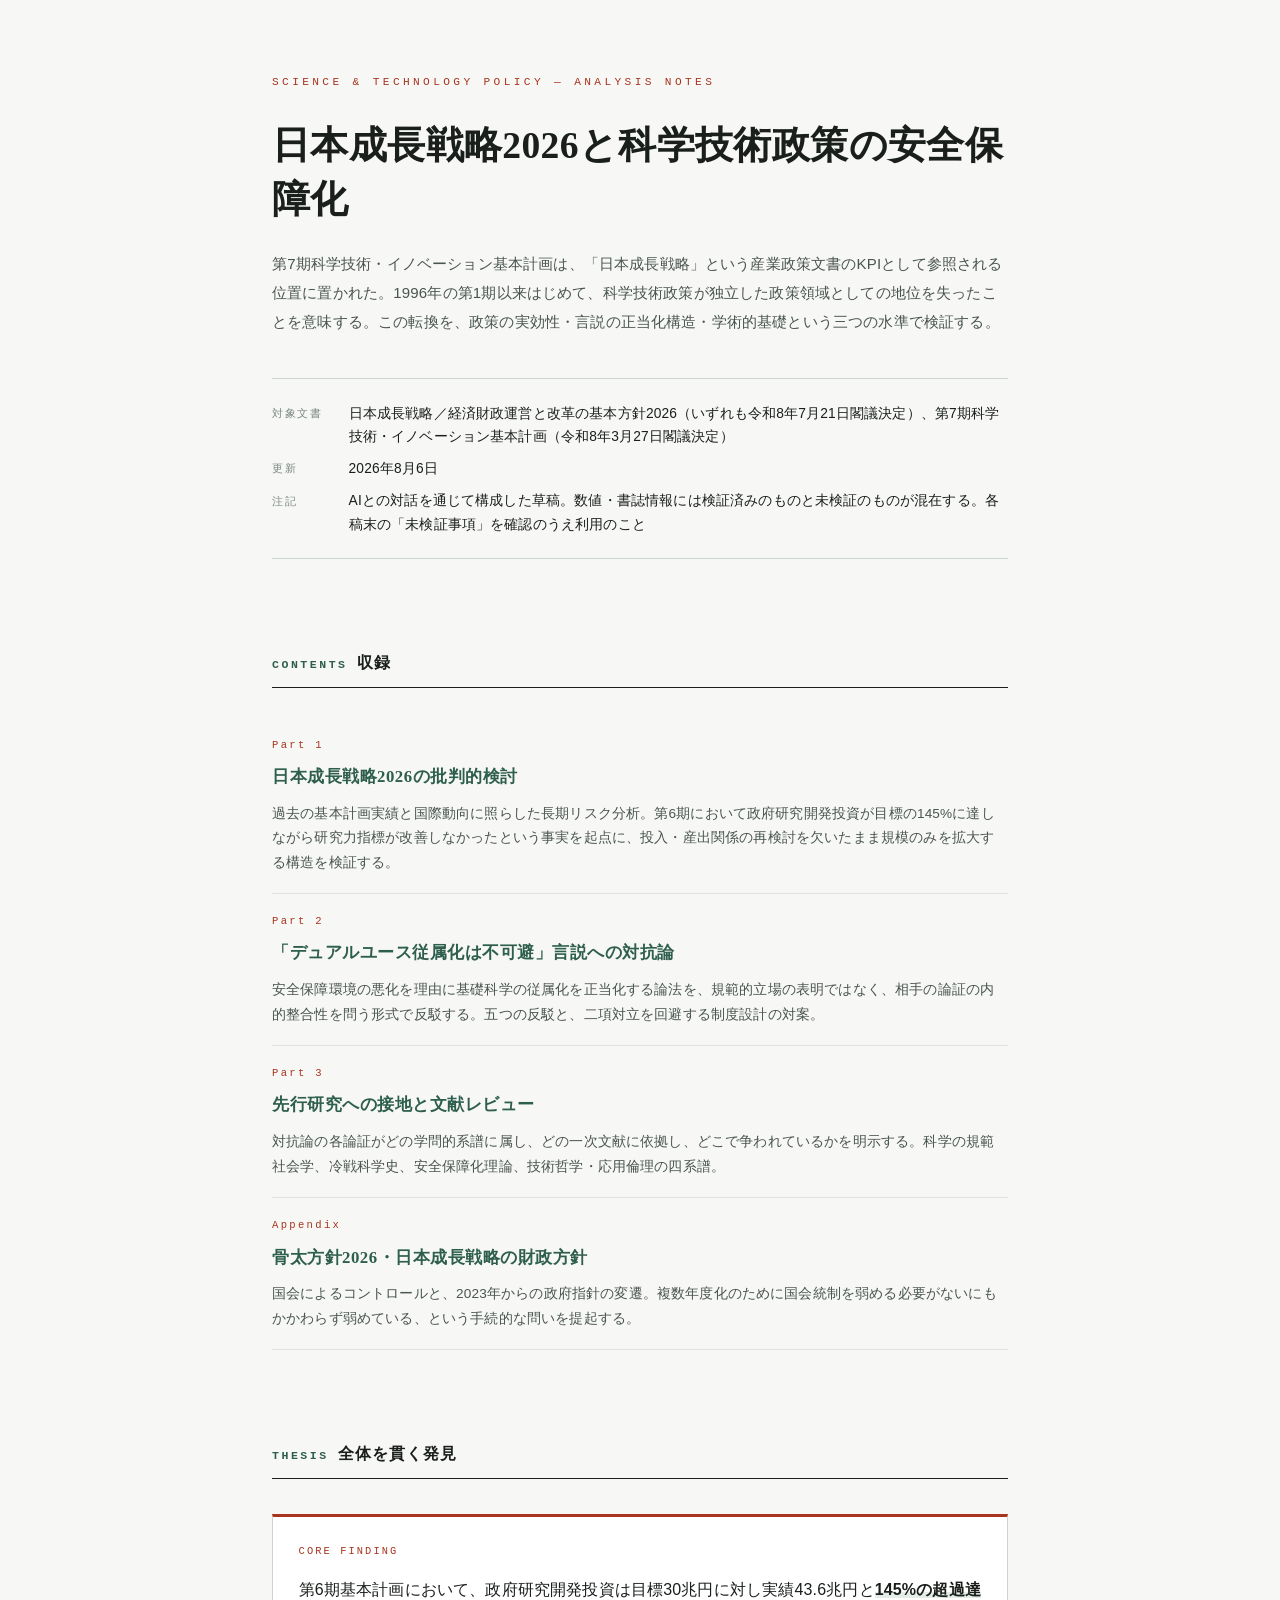
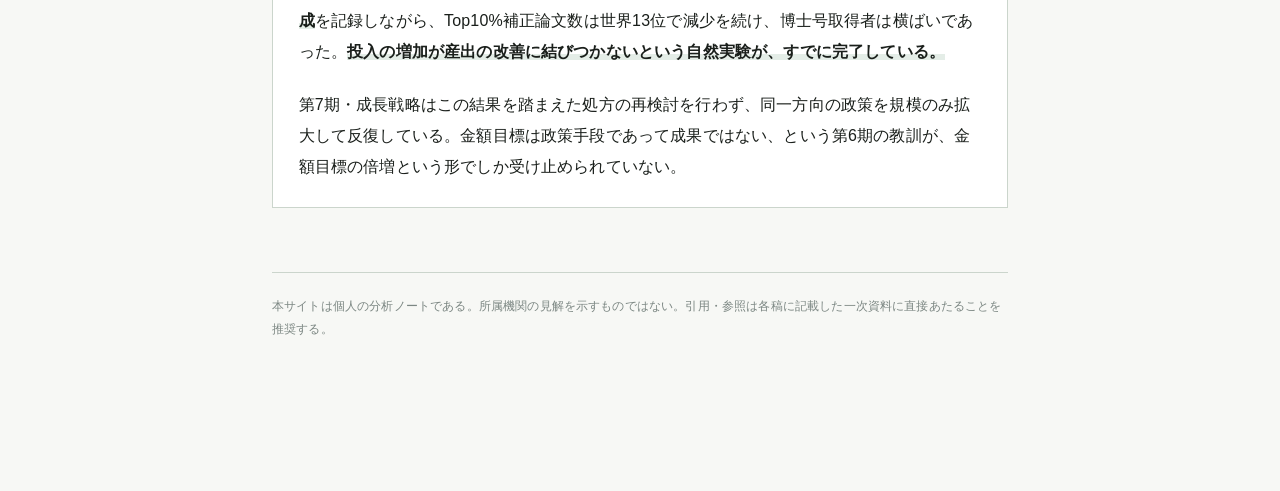
<file: index.html>
<!DOCTYPE html>
<html lang="ja">
<head>
<meta charset="utf-8">
<meta name="robots" content="noindex">
<meta name="viewport" content="width=device-width, initial-scale=1">
<title>日本成長戦略2026と科学技術政策の安全保障化 — 分析ノート</title>
<link rel="stylesheet" href="ledger.css">
</head>
<body>
<main class="sheet">

<header class="masthead">
  <p class="kicker">Science &amp; Technology Policy — Analysis Notes</p>
  <h1>日本成長戦略2026と科学技術政策の安全保障化</h1>
  <p class="standfirst">第7期科学技術・イノベーション基本計画は、「日本成長戦略」という産業政策文書のKPIとして参照される位置に置かれた。1996年の第1期以来はじめて、科学技術政策が独立した政策領域としての地位を失ったことを意味する。この転換を、政策の実効性・言説の正当化構造・学術的基礎という三つの水準で検証する。</p>

  <dl class="colophon">
    <dt>対象文書</dt>
    <dd>日本成長戦略／経済財政運営と改革の基本方針2026（いずれも令和8年7月21日閣議決定）、第7期科学技術・イノベーション基本計画（令和8年3月27日閣議決定）</dd>
    <dt>更新</dt>
    <dd>2026年8月6日</dd>
    <dt>注記</dt>
    <dd>AIとの対話を通じて構成した草稿。数値・書誌情報には検証済みのものと未検証のものが混在する。各稿末の「未検証事項」を確認のうえ利用のこと</dd>
  </dl>
</header>

<div class="band"><span class="en">Contents</span><span class="ja">収録</span></div>

<ul class="toc">
  <li>
    <span class="no">Part 1</span>
    <a href="chapter-1.html">日本成長戦略2026の批判的検討</a>
    <span class="desc">過去の基本計画実績と国際動向に照らした長期リスク分析。第6期において政府研究開発投資が目標の145%に達しながら研究力指標が改善しなかったという事実を起点に、投入・産出関係の再検討を欠いたまま規模のみを拡大する構造を検証する。</span>
  </li>
  <li>
    <span class="no">Part 2</span>
    <a href="chapter-2.html">「デュアルユース従属化は不可避」言説への対抗論</a>
    <span class="desc">安全保障環境の悪化を理由に基礎科学の従属化を正当化する論法を、規範的立場の表明ではなく、相手の論証の内的整合性を問う形式で反駁する。五つの反駁と、二項対立を回避する制度設計の対案。</span>
  </li>
  <li>
    <span class="no">Part 3</span>
    <a href="chapter-3.html">先行研究への接地と文献レビュー</a>
    <span class="desc">対抗論の各論証がどの学問的系譜に属し、どの一次文献に依拠し、どこで争われているかを明示する。科学の規範社会学、冷戦科学史、安全保障化理論、技術哲学・応用倫理の四系譜。</span>
  </li>
  <li>
    <span class="no">Appendix</span>
    <a href="honebuto2026-fiscal-control.html">骨太方針2026・日本成長戦略の財政方針</a>
    <span class="desc">国会によるコントロールと、2023年からの政府指針の変遷。複数年度化のために国会統制を弱める必要がないにもかかわらず弱めている、という手続的な問いを提起する。</span>
  </li>
</ul>

<div class="band"><span class="en">Thesis</span><span class="ja">全体を貫く発見</span></div>

<div class="claim">
  <span class="tag">Core Finding</span>
  <p>第6期基本計画において、政府研究開発投資は目標30兆円に対し実績43.6兆円と<strong>145%の超過達成</strong>を記録しながら、Top10%補正論文数は世界13位で減少を続け、博士号取得者は横ばいであった。<strong>投入の増加が産出の改善に結びつかないという自然実験が、すでに完了している。</strong></p>
  <p>第7期・成長戦略はこの結果を踏まえた処方の再検討を行わず、同一方向の政策を規模のみ拡大して反復している。金額目標は政策手段であって成果ではない、という第6期の教訓が、金額目標の倍増という形でしか受け止められていない。</p>
</div>

<p class="note">本サイトは個人の分析ノートである。所属機関の見解を示すものではない。引用・参照は各稿に記載した一次資料に直接あたることを推奨する。</p>

<!-- rebuild 2026-08-07 -->
</main>
</body>
</html>
</file>
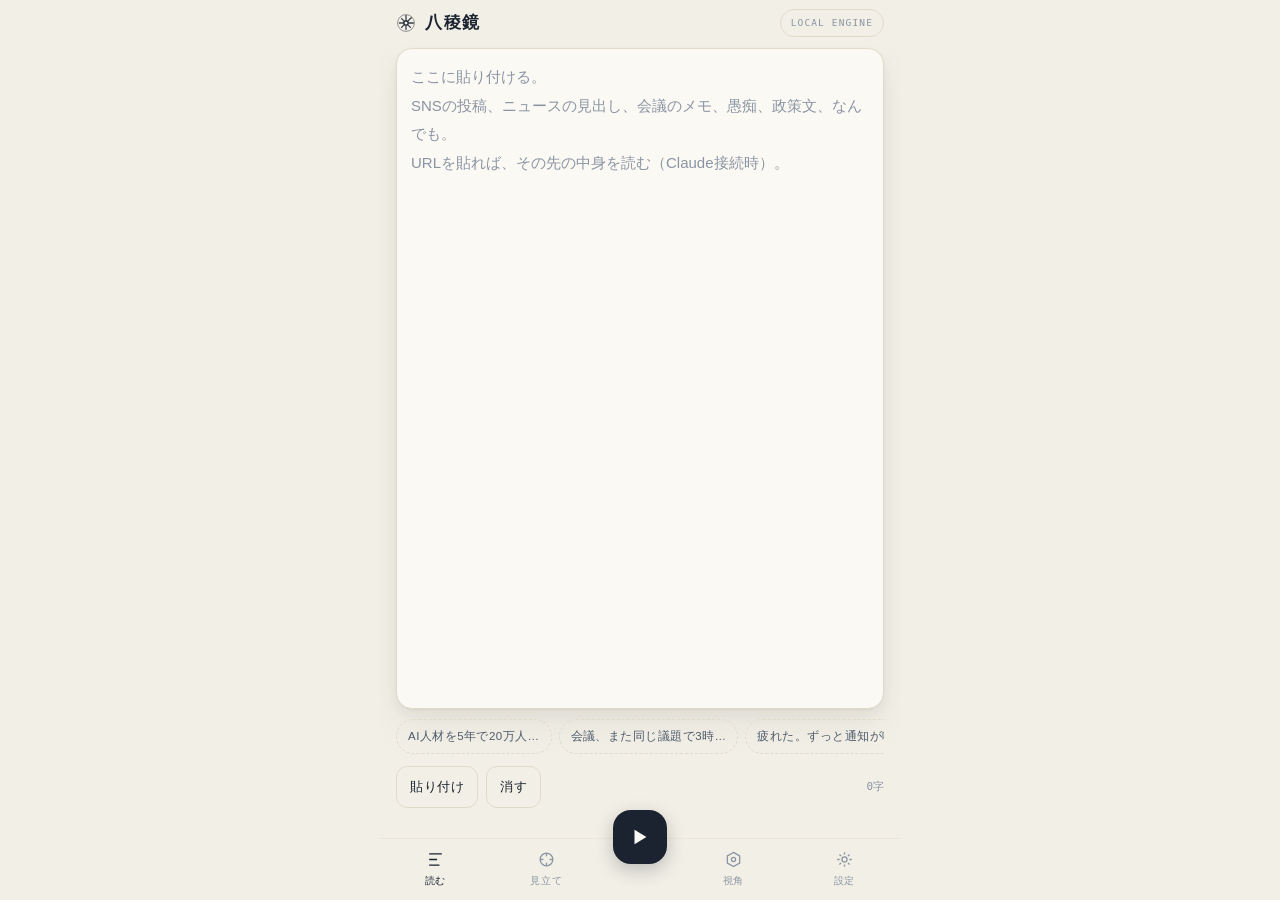
<file: cosmotechnics/index.html>
<!DOCTYPE html>
<html lang="ja">
<head>
<meta charset="utf-8">
<meta name="viewport" content="width=device-width, initial-scale=1, viewport-fit=cover, maximum-scale=1">
<meta name="robots" content="noindex">
<meta name="theme-color" content="#f2efe6" media="(prefers-color-scheme: light)">
<meta name="theme-color" content="#101725" media="(prefers-color-scheme: dark)">
<meta name="apple-mobile-web-app-capable" content="yes">
<meta name="mobile-web-app-capable" content="yes">
<meta name="apple-mobile-web-app-status-bar-style" content="black-translucent">
<meta name="apple-mobile-web-app-title" content="宇宙技芸">
<meta name="description" content="どんな書き込みも、宇宙技芸（コスモテクニクス）の八つの視角で読み替え、多角的に打ち返すウィジェット。">
<title>宇宙技芸 八稜鏡</title>
<link rel="manifest" href="manifest.webmanifest">
<link rel="icon" href="icon-192.png" sizes="192x192" type="image/png">
<link rel="apple-touch-icon" href="apple-touch-icon.png">
<style>
  :root{
    color-scheme: light;
    --bg:        #f2efe6;
    --card:      #fbf9f3;
    --tile:      #ebe6d9;
    --ink:       #1b2330;
    --ink-soft:  #4e5a6b;
    --ink-faint: #8a94a3;
    --rule:      #e0dacb;
    --rule-hair: #ece7da;
    --indigo:    #2d5c86;
    --cinnabar:  #a4581f;
    --gold:      #9a7318;
    --neutral:   #9aa0a8;
    --shadow:
      0 1px 2px rgba(27,35,48,.05),
      0 6px 16px rgba(27,35,48,.06),
      0 16px 40px rgba(27,35,48,.05);

    --mincho:"Hiragino Mincho ProN","HiraMinProN-W3","Yu Mincho","YuMincho","Noto Serif JP",serif;
    --gothic:"Hiragino Kaku Gothic ProN","Hiragino Sans","Yu Gothic","YuGothic","Noto Sans JP","Helvetica Neue",Arial,sans-serif;
    --mono:ui-monospace,"SFMono-Regular","SF Mono",Menlo,Consolas,"Noto Sans Mono",monospace;

    --bar: 46px;                 /* 上の帯 */
    --tabs: 62px;                /* 下の帯 */
  }
  @media (prefers-color-scheme: dark){
    :root:not([data-theme="light"]){
      color-scheme: dark;
      --bg:        #101725;
      --card:      #18202f;
      --tile:      #1e2738;
      --ink:       #ece7da;
      --ink-soft:  #a7b2c2;
      --ink-faint: #718092;
      --rule:      #2a3346;
      --rule-hair: #222b3c;
      --indigo:    #7cb0da;
      --cinnabar:  #dd9a5b;
      --gold:      #d7a24a;
      --neutral:   #7d8794;
      --shadow:
        0 1px 2px rgba(0,0,0,.34),
        0 6px 18px rgba(0,0,0,.30),
        0 18px 44px rgba(0,0,0,.24);
    }
  }

  *{ box-sizing:border-box; }
  html,body{ margin:0; padding:0; height:100%; overflow:hidden; }
  html{ -webkit-text-size-adjust:100%; }
  body{
    background:var(--bg); color:var(--ink);
    font-family:var(--gothic); font-size:15px; line-height:1.85;
    font-feature-settings:"palt" 1;
    -webkit-font-smoothing:antialiased; -webkit-tap-highlight-color:transparent;
    overscroll-behavior:none;
  }

  .shell{
    position:fixed; inset:0;
    display:flex; flex-direction:column;
    max-width:520px; margin:0 auto;
    padding-top:env(safe-area-inset-top);
    padding-bottom:env(safe-area-inset-bottom);
  }

  /* ── 上の帯：名前と読み手だけ ───────────── */
  .bar{
    flex:0 0 var(--bar);
    display:flex; align-items:center; gap:9px;
    padding:0 16px;
  }
  .bar .mark{ flex:0 0 auto; display:block; }
  .bar h1{
    font-family:var(--mincho); font-size:17px; font-weight:600;
    letter-spacing:.1em; margin:0;
  }
  .bar .by{
    margin-left:auto; max-width:46%;
    font-family:var(--mono); font-size:9.5px; letter-spacing:.12em;
    text-transform:uppercase; padding:4px 10px; border-radius:999px;
    border:1px solid var(--rule); background:transparent; color:var(--ink-faint);
    white-space:nowrap; overflow:hidden; text-overflow:ellipsis; min-height:0;
  }
  .bar .by.claude{ border-color:var(--gold); color:var(--gold); }
  .bar .by.working::after{ content:" ·"; animation:blink 1s steps(3) infinite; }
  @keyframes blink{ 50%{ opacity:.25; } }

  /* ── 窓：横に並べてスワイプで送る ───────── */
  .strip{
    flex:1 1 auto; min-height:0;
    display:flex; overflow-x:auto; overflow-y:hidden;
    scroll-snap-type:x mandatory;
    scrollbar-width:none; -ms-overflow-style:none;
    overscroll-behavior-x:contain;
  }
  .strip::-webkit-scrollbar{ display:none; }
  .pane{
    flex:0 0 100%; width:100%; height:100%;
    scroll-snap-align:center; scroll-snap-stop:always;
    display:flex; flex-direction:column; gap:10px;
    padding:2px 16px 30px;
    overflow-y:auto; scrollbar-width:none;
  }
  .pane::-webkit-scrollbar{ display:none; }

  .card{
    background:var(--card); border-radius:16px;
    box-shadow:var(--shadow); padding:14px 14px;
  }
  .pane .grow{ flex:1 1 auto; min-height:0; }

  /* 小見出し（英字＋和文） */
  .cap{
    display:flex; align-items:baseline; gap:.6em; flex:0 0 auto;
  }
  .cap .en{
    font-family:var(--mono); font-size:9px; letter-spacing:.2em;
    text-transform:uppercase; color:var(--ink-faint);
  }
  .cap .ja{ font-family:var(--mincho); font-size:12.5px; letter-spacing:.08em; }
  .cap .tail{ margin-left:auto; font-family:var(--mono); font-size:10px; color:var(--ink-faint); }

  /* ── 読む ─────────────────────────────── */
  textarea{
    width:100%; height:100%; resize:none;
    background:var(--card); color:var(--ink);
    border:1px solid var(--rule); border-radius:16px;
    padding:14px; font:inherit; line-height:1.9;
    box-shadow:var(--shadow);
  }
  textarea:focus{ outline:2px solid var(--indigo); outline-offset:1px; }
  textarea::placeholder{ color:var(--ink-faint); }

  .rail{
    flex:0 0 auto; display:flex; gap:7px;
    overflow-x:auto; scrollbar-width:none; padding-bottom:2px;
  }
  .rail::-webkit-scrollbar{ display:none; }
  .rail button{
    flex:0 0 auto; max-width:62vw;
    font-size:11.5px; padding:6px 11px; border-radius:999px;
    border:1px solid var(--rule); background:var(--card); color:var(--ink-soft);
    min-height:0; white-space:nowrap; overflow:hidden; text-overflow:ellipsis;
  }
  .rail button.seed{ border-style:dashed; background:transparent; }

  .row{ flex:0 0 auto; display:flex; gap:8px; align-items:center; }
  .row .sp{ margin-left:auto; }
  .count{ font-family:var(--mono); font-size:11px; color:var(--ink-faint); }

  button{
    font:inherit; cursor:pointer; border-radius:11px;
    border:1px solid var(--rule); background:var(--card); color:var(--ink);
    padding:8px 13px; font-size:13px; letter-spacing:.04em; min-height:38px;
  }
  button:active{ transform:translateY(1px); }
  button:disabled{ opacity:.45; cursor:default; }
  .ghost{ background:transparent; }

  /* ── 見立て ───────────────────────────── */
  .verdict{ text-align:center; }
  .verdict .quad{
    font-family:var(--mono); font-size:9px; letter-spacing:.2em;
    color:var(--ink-faint); text-transform:uppercase; margin:0;
  }
  .verdict h2{
    font-family:var(--mincho); font-size:19px; font-weight:600;
    margin:6px 0 6px; letter-spacing:.04em; line-height:1.55;
  }
  .verdict .sub{ font-size:12.5px; color:var(--ink-soft); margin:0; line-height:1.8; }
  .verdict .src{
    font-size:11px; color:var(--teal); margin:5px 0 0; line-height:1.5;
    overflow:hidden; text-overflow:ellipsis; white-space:nowrap;
  }

  .star{ position:relative; flex:1 1 auto; min-height:0; display:flex; align-items:center; justify-content:center; }
  .star svg{ width:100%; height:100%; max-height:250px; }
  .star .hub-n{ font-family:var(--mincho); font-size:13px; fill:var(--ink); }
  .star .hub-v{ font-family:var(--mono); font-size:10px; fill:var(--ink-faint); }
  .star .tip{ font-family:var(--mono); font-size:7.5px; fill:var(--ink-faint); }
  .star .spoke{ stroke:var(--indigo); stroke-width:6; stroke-linecap:round; }
  .star .track{ stroke:var(--rule); stroke-width:6; stroke-linecap:round; opacity:.55; }
  .star .spoke.top{ stroke:var(--gold); }
  .star .ring{ fill:none; stroke:var(--rule); stroke-width:1; }
  .star .hit{ fill:transparent; cursor:pointer; }

  .axis{ flex:0 0 auto; }
  .axis .lbl{
    display:flex; justify-content:space-between;
    font-size:10.5px; color:var(--ink-soft); margin-bottom:4px;
  }
  .axis .lbl .l{ color:var(--indigo); }
  .axis .lbl .r{ color:var(--cinnabar); }
  .axis .track{
    position:relative; height:10px; border-radius:3px;
    background:var(--tile); overflow:hidden;
  }
  .axis .mid{ position:absolute; left:50%; top:0; bottom:0; width:1px; background:var(--neutral); opacity:.7; }
  .axis .fill{ position:absolute; top:2px; bottom:2px; border-radius:2px; }

  .terms{ flex:0 0 auto; display:flex; gap:6px; overflow-x:auto; scrollbar-width:none; }
  .terms::-webkit-scrollbar{ display:none; }
  .term{
    flex:0 0 auto; font-size:11.5px; padding:4px 9px; border-radius:6px;
    background:var(--tile); color:var(--ink-soft); font-family:var(--mono);
  }

  /* ── 視角 ─────────────────────────────── */
  .lens{
    display:flex; flex-direction:column; gap:8px;
    background:var(--card); border-radius:18px; box-shadow:var(--shadow);
    padding:15px 14px; max-height:100%;
  }
  .lens .top{ flex:0 0 auto; display:flex; align-items:baseline; gap:9px; }
  .lens .no{ font-family:var(--mono); font-size:10px; color:var(--ink-faint); letter-spacing:.1em; }
  .lens .name{ font-family:var(--mincho); font-size:16px; letter-spacing:.04em; }
  .lens .en{ font-family:var(--mono); font-size:8.5px; letter-spacing:.12em; color:var(--ink-faint); text-transform:uppercase; }
  .lens .reso{ margin-left:auto; text-align:right; flex:0 0 76px; }
  .lens .reso .v{ font-family:var(--mono); font-size:10.5px; color:var(--ink-soft); }
  .meter{ height:4px; border-radius:2px; background:var(--tile); overflow:hidden; margin-top:3px; }
  .meter i{ display:block; height:100%; border-radius:2px; background:var(--indigo); }
  .lens .head{ flex:0 0 auto; font-family:var(--mincho); font-size:15.5px; line-height:1.8; margin:2px 0 0; }
  .lens .body{ flex:0 1 auto; min-height:0; overflow-y:auto; scrollbar-width:none; font-size:13px; color:var(--ink-soft); margin:0; line-height:1.9; }
  .lens .body::-webkit-scrollbar{ display:none; }
  .lens .back{
    flex:0 0 auto; padding:10px 11px; border-radius:11px;
    background:var(--tile); font-size:12.5px; line-height:1.8;
  }
  .lens .back b{
    display:block; font-family:var(--mono); font-size:8.5px; letter-spacing:.18em;
    color:var(--ink-faint); text-transform:uppercase; margin-bottom:2px; font-weight:400;
  }
  .lens.rare{ border:1px dashed var(--gold); box-shadow:none; background:transparent; }
  .lens.rare .no{ color:var(--gold); }
  .lens.rare .meter i{ background:var(--gold); }
  .lens.rare .back{ background:var(--tile); }

  /* ── 逆から ───────────────────────────── */
  .counter{ font-size:13px; line-height:1.9; color:var(--ink-soft); margin:0; }
  .counter strong{ color:var(--ink); font-weight:600; }
  .aphorism{
    flex:0 0 auto; padding:12px 13px;
    border-left:2px solid var(--gold); background:var(--tile);
    border-radius:0 10px 10px 0;
    font-family:var(--mincho); font-size:13.5px; line-height:1.85;
  }

  /* ── 設定 ─────────────────────────────── */
  .opt label{
    display:block; margin-top:7px; font-size:12.5px; line-height:1.65;
    padding:8px 10px; border:1px solid var(--rule); border-radius:11px;
  }
  .opt b{ font-weight:600; margin-left:4px; }
  .opt span{ display:block; color:var(--ink-faint); font-size:11px; margin-left:21px; }
  .fld{
    display:block; margin:11px 0 4px; font-size:10px;
    letter-spacing:.14em; color:var(--ink-faint); text-transform:uppercase; font-family:var(--mono);
  }
  input[type="password"], select{
    width:100%; padding:9px 10px; font:inherit; font-size:13px;
    background:var(--bg); color:var(--ink);
    border:1px solid var(--rule); border-radius:10px;
  }
  .keyrow{ display:flex; gap:8px; }
  .keyrow input{ flex:1 1 auto; min-width:0; }
  .keyrow button{ flex:0 0 auto; }
  .keystate{ margin:6px 0 0; font-family:var(--mono); font-size:10px; letter-spacing:.06em; color:var(--ink-faint); }
  .keystate.ok{ color:var(--gold); }
  .warn{
    margin:10px 0 0; padding:10px 11px; border-radius:10px;
    background:var(--tile); border-left:2px solid var(--cinnabar);
    font-size:11px; line-height:1.75; color:var(--ink-soft);
  }
  .warn b, .warn strong{ color:var(--ink); font-weight:600; }
  .hint{ font-size:11px; color:var(--ink-faint); margin:8px 0 0; line-height:1.7; }
  code{ font-family:var(--mono); font-size:10px; background:var(--tile); padding:1px 4px; border-radius:4px; word-break:break-all; }
  .ver{
    margin:10px 0 0; font-family:var(--mono); font-size:10px;
    letter-spacing:.06em; color:var(--ink-faint);
    display:flex; gap:10px; align-items:center; flex-wrap:wrap;
  }
  .ver.fresh #ver{ color:var(--gold); }
  .linky{
    background:none; border:none; padding:0; min-height:0;
    font-family:var(--mono); font-size:10px; letter-spacing:.06em;
    color:var(--ink-soft); text-decoration:underline; text-underline-offset:3px;
  }
  .credit{ font-size:10.5px; color:var(--ink-faint); line-height:1.8; margin:10px 0 0; }

  /* ── 下の帯と丸ボタン ───────────────────── */
  .tabs{
    flex:0 0 var(--tabs);
    display:flex; align-items:stretch;
    border-top:1px solid var(--rule-hair); background:var(--bg);
  }
  .tabs button{
    flex:1 1 0; border:none; background:none; border-radius:0;
    display:flex; flex-direction:column; align-items:center; justify-content:center; gap:3px;
    padding:0; min-height:0; color:var(--ink-faint);
    font-size:9.5px; letter-spacing:.08em;
  }
  .tabs button svg{ width:19px; height:19px; stroke:currentColor; fill:none; stroke-width:1.6; }
  .tabs button.on{ color:var(--ink); }
  .tabs .slot{ flex:0 0 76px; }

  .fab{
    position:absolute; left:50%; transform:translateX(-50%);
    bottom:calc(env(safe-area-inset-bottom) + var(--tabs) - 26px);
    width:54px; height:54px; border-radius:18px; padding:0;
    background:var(--ink); color:var(--card); border:none;
    box-shadow:0 6px 18px rgba(27,35,48,.24);
    display:flex; align-items:center; justify-content:center;
  }
  .fab svg{ width:22px; height:22px; stroke:currentColor; fill:none; stroke-width:1.8; }
  .fab:disabled{ opacity:.5; }

  .toast{
    position:fixed; left:50%; bottom:calc(env(safe-area-inset-bottom) + var(--tabs) + 22px);
    transform:translateX(-50%) translateY(8px);
    background:var(--ink); color:var(--card);
    padding:9px 16px; border-radius:999px; font-size:12.5px;
    max-width:82vw; text-align:center;
    opacity:0; pointer-events:none; transition:opacity .18s, transform .18s; z-index:9;
  }
  .toast.on{ opacity:1; transform:translateX(-50%) translateY(0); }

  .empty{
    flex:1 1 auto; display:flex; align-items:center; justify-content:center;
    text-align:center; color:var(--ink-faint); font-size:12.5px; line-height:2;
  }
  .sr-only{
    position:absolute; width:1px; height:1px; margin:-1px; padding:0;
    overflow:hidden; clip:rect(0 0 0 0); white-space:nowrap; border:0;
  }
  .hidden{ display:none !important; }
  @media (prefers-reduced-motion: reduce){ *{ transition:none !important; animation:none !important; } }
</style>
</head>
<body>
<div class="shell">

  <header class="bar">
    <svg class="mark" width="20" height="20" viewBox="0 0 20 20" aria-hidden="true">
      <circle cx="10" cy="10" r="8.4" fill="none" stroke="currentColor" stroke-width="1" opacity=".45"/>
      <g stroke="currentColor" stroke-width="1.3" stroke-linecap="round" opacity=".85">
        <line x1="10" y1="10" x2="10" y2="2.6"/><line x1="10" y1="10" x2="15.2" y2="4.8"/>
        <line x1="10" y1="10" x2="17.4" y2="10"/><line x1="10" y1="10" x2="14.4" y2="14.4"/>
        <line x1="10" y1="10" x2="10" y2="16.6"/><line x1="10" y1="10" x2="5.6" y2="14.4"/>
        <line x1="10" y1="10" x2="3.4" y2="10"/><line x1="10" y1="10" x2="5.6" y2="5.6"/>
      </g>
      <circle cx="10" cy="10" r="2.1" fill="var(--bg)" stroke="currentColor" stroke-width="1.2"/>
    </svg>
    <h1>八稜鏡</h1>
    <button class="by" id="by">local engine</button>
  </header>

  <main class="strip" id="strip">

    <!-- 1. 読む -->
    <section class="pane" data-pane="read">
      <label class="sr-only" for="src">読み替えたい文章</label>
      <div class="grow" style="display:flex"><textarea id="src" placeholder="ここに貼り付ける。&#10;SNSの投稿、ニュースの見出し、会議のメモ、愚痴、政策文、なんでも。&#10;URLを貼れば、その先の中身を読む（Claude接続時）。"></textarea></div>
      <div class="rail" id="rail"></div>
      <div class="row">
        <button class="ghost" id="paste">貼り付け</button>
        <button class="ghost" id="clear">消す</button>
        <span class="sp count" id="count">0字</span>
      </div>
    </section>

    <!-- 2. 見立て -->
    <section class="pane" data-pane="view">
      <div class="verdict">
        <p class="quad" id="quad"></p>
        <h2 id="vtitle">まだ読んでいない</h2>
        <p class="sub" id="vsub">左の窓に文章を入れて、下の丸を押す。</p>
        <p class="src" id="vsrc" hidden></p>
      </div>
      <div class="star" id="star"></div>
      <div class="axis" id="axisA"></div>
      <div class="axis" id="axisB"></div>
      <div class="terms" id="terms"></div>
      <p class="hint" id="axisNote"></p>
    </section>

    <!-- 3〜11. 視角（描画時に差し込む） -->

    <!-- 12. 逆から -->
    <section class="pane" data-pane="counter">
      <div class="cap"><span class="en">Counterblow</span><span class="ja">逆から</span></div>
      <div class="card grow" style="overflow-y:auto">
        <p class="counter" id="counter">まだ読んでいない。</p>
      </div>
      <p class="aphorism" id="aphorism"></p>
      <div class="row">
        <button id="reroll">引き直す</button>
        <button class="ghost" id="copy">写す</button>
        <button class="ghost" id="again">別の文で</button>
      </div>
    </section>

    <!-- 13. 設定 -->
    <section class="pane" data-pane="set" id="settings">
      <div class="cap"><span class="en">Reader</span><span class="ja">読み手</span></div>
      <div class="opt">
        <label><input type="radio" name="engine" value="local" checked>
          <b>端末内エンジン</b><span>規則で機械的に当てはめる。速い。文章は送らない。オフラインでも動く。</span></label>
        <label><input type="radio" name="engine" value="claude">
          <b>Claude に読ませる</b><span>枠は端末側で測り、本文を Claude が書く。鍵と通信が要る。</span></label>
      </div>

      <div id="llmFields" class="hidden">
        <label class="fld" for="apikey">APIキー</label>
        <div class="keyrow">
          <input type="password" id="apikey" placeholder="sk-ant-..." autocomplete="off" spellcheck="false">
          <button id="pasteKey">貼り付け</button>
        </div>
        <p class="keystate" id="keystate">まだ入っていない</p>

        <label class="fld" for="model">モデル</label>
        <select id="model">
          <option value="claude-opus-5">Claude Opus 5 — いちばん読みが深い</option>
          <option value="claude-sonnet-5">Claude Sonnet 5 — 速くて安い</option>
          <option value="claude-haiku-4-5">Claude Haiku 4.5 — 最速・最安</option>
        </select>

        <div class="row" style="margin-top:10px"><button class="ghost" id="forgetKey">鍵を消す</button></div>

        <p class="hint">
          打ち込むのが面倒なら、パソコンで <code>…/cosmotechnics/#key=sk-ant-…</code>
          という形のリンクを作って自分宛てに送り、この端末で一度開く。取り込んだ時点でリンクの残りは消える。
        </p>
        <p class="warn">
          <b>鍵はこの端末の localStorage に平文で置かれる。</b>
          端末を触れる人は読み出せる。使う鍵は<strong>この用途専用に作り、上限額を設定しておく</strong>こと。
          入力した文章と、端末側で測った兆候は Anthropic に送られる。
        </p>
      </div>

      <p class="hint" id="privacy">端末の中だけで動く。文章はどこにも送らない。</p>
      <p class="ver"><span id="ver">版 —</span><button id="check" class="linky">更新を確認</button></p>
      <p class="credit">
        ユク・ホイの宇宙技芸／技術多様性、ハイデガー、シモンドン、スティグレールの語彙を、端末内の規則で機械的に当てはめる装置。出力は解釈の種であって、答えではない。
        八稜鏡（はちりょうきょう）は八角の唐鏡。八つの面から映し返す器。
      </p>
    </section>

  </main>

  <nav class="tabs" id="tabs">
    <button data-go="read"><svg viewBox="0 0 24 24"><path d="M4 5h16M4 12h10M4 19h13"/></svg>読む</button>
    <button data-go="view"><svg viewBox="0 0 24 24"><circle cx="12" cy="12" r="8"/><path d="M12 4v4M12 16v4M4 12h4M16 12h4"/></svg>見立て</button>
    <span class="slot"></span>
    <button data-go="lens"><svg viewBox="0 0 24 24"><path d="M12 3l7.8 4.5v9L12 21l-7.8-4.5v-9z"/><circle cx="12" cy="12" r="2.6"/></svg>視角</button>
    <button data-go="set"><svg viewBox="0 0 24 24"><circle cx="12" cy="12" r="3.2"/><path d="M12 2.8v3M12 18.2v3M2.8 12h3M18.2 12h3M5.6 5.6l2.1 2.1M16.3 16.3l2.1 2.1M18.4 5.6l-2.1 2.1M7.7 16.3l-2.1 2.1"/></svg>設定</button>
  </nav>

  <button class="fab" id="go" aria-label="読み替える">
    <svg id="fabIcon" viewBox="0 0 24 24"><path d="M6 4l13 8-13 8z" fill="currentColor" stroke="none"/></svg>
  </button>
</div>

<div class="toast" id="toast" role="status" aria-live="polite"></div>

<script>
(function(){
"use strict";
/* ══════════════════════════════════════════════════
   0. 小道具
   ══════════════════════════════════════════════════ */

/* この版の名前。version.json と sw.js の VERSION と揃えること。 */
var VERSION = "2026.08.15-1";

function $(id){ return document.getElementById(id); }

function hash32(s){
  var h = 2166136261 >>> 0;
  for(var i=0;i<s.length;i++){ h ^= s.charCodeAt(i); h = Math.imul(h, 16777619) >>> 0; }
  return h >>> 0;
}
/* 同じ文には同じ読みを返す。引き直すと種だけずらす。 */
function rngFrom(seed){
  var a = seed >>> 0;
  return function(){
    a = (a + 0x6D2B79F5) | 0;
    var t = Math.imul(a ^ (a >>> 15), 1 | a);
    t = (t + Math.imul(t ^ (t >>> 7), 61 | t)) ^ t;
    return ((t ^ (t >>> 14)) >>> 0) / 4294967296;
  };
}
function pick(rng, arr){ return arr[Math.floor(rng() * arr.length) % arr.length]; }
function clamp(v, lo, hi){ return v < lo ? lo : (v > hi ? hi : v); }

function countOcc(hay, needle){
  if(!needle) return 0;
  var n = 0, i = 0;
  while(true){
    var j = hay.indexOf(needle, i);
    if(j < 0) break;
    n++; i = j + needle.length;
  }
  return n;
}

/* ══════════════════════════════════════════════════
   1. 兆候（signals）— 語彙で文の傾きを測る
   ══════════════════════════════════════════════════ */

var SIGNALS = [
  { id:"accel", ja:"加速", words:["加速","早く","はやく","急い","急ぐ","迅速","スピード","効率","最適化","自動","短縮","即座","すぐに","リアルタイム","スケジュール","締切","間に合","生産性","時短","納期","前倒し","一刻も","急務","スピード感","待ったなし"] },
  { id:"scale", ja:"規模・普遍", words:["グローバル","世界","国際","標準","統一","全国","すべて","全て","あらゆる","誰でも","どこでも","スケール","普遍","一律","共通","展開","横展開","当たり前","常識","みんな","世界一","トップレベル","デファクト","国全体"] },
  { id:"local", ja:"局所",     words:["地域","地元","現場","土地","風土","郷土","方言","近所","町","村","畑","田んぼ","山","海","手仕事","職人","台所","部屋","うち","実家","身の回り","この街","小規模","家族経営","集落","商店街","一軒"] },
  { id:"metric", ja:"計量",    words:["％","%","億","兆","万円","倍","KPI","目標","指標","順位","ランキング","データ","統計","スコア","評価","件","率","平均","予算","達成","水準"] },
  { id:"control", ja:"統制・資源化", words:["管理","制御","統制","確保","動員","人材","資源","活用","供給","調達","効率化","運用","監視","規格","確立","整備","強化","推進","抜本","体制","仕組み","強靭化","一元化","司令塔","ガバナンス","最適化"] },
  { id:"inevit", ja:"不可避",  words:["不可避","当然","必然","しかない","もはや","避けられ","決まって","仕方が","宿命","いずれにせよ","取り残","遅れを","勝てない","必要不可欠","やむを得","当たり前だ","流れには","時代の流れ","逆らえ"] },
  { id:"conting", ja:"偶然",   words:["偶然","たまたま","想定外","予想外","ゆらぎ","揺れ","気まぐれ","迷っ","ふと","なんとなく","気がつ","うっかり","思いがけ","ハプニング","事故","偶々"] },
  { id:"affect", ja:"情動",    words:["疲れ","つらい","辛い","嬉し","楽し","悲し","腹立","怒り","好き","嫌い","泣","笑","草","しんど","眠い","不安","焦","むかつ","最高","無理","やばい","かわいい"] },
  { id:"body", ja:"身体・暮らし", words:["寝","食べ","ご飯","飯","歩い","痛","風邪","体調","手が","目が","息","汗","布団","猫","犬","散歩","朝","夜中","洗濯","料理","掃除","風呂"] },
  { id:"tech", ja:"技術対象",  words:["AI","ＡＩ","LLM","GPT","ロボット","半導体","クラウド","アプリ","スマホ","量子","アルゴリズム","自動化","デジタル","ネット","SNS","モデル","システム","プラットフォーム","機械","エンジン","チップ","コード","ソフト","端末","生成","自動運転","ドローン","センサー","データセンター","エージェント"] },
  { id:"power", ja:"制度・権力", words:["政府","国家","法律","規制","制度","会社","企業","上司","学校","契約","予算","政策","省庁","委員会","経営","組織","責任","義務","許可","申請","会議","部長"] },
  { id:"future", ja:"未来",    words:["未来","将来","今後","これから","年後","展望","予測","ビジョン","戦略","計画","目指","実現","見込","構想","202","203"] },
  { id:"past", ja:"過去",      words:["昔","かつて","歴史","伝統","古い","江戸","世代","記憶","懐かし","当時","以前","もともと","元々","戦後"] },
  { id:"conflict", ja:"対立",  words:["反対","批判","敵","争","対立","勝つ","負け","競争","戦","叩か","炎上","論破","対抗","攻撃","守る","脅威","分断","味方","抵抗勢力","既得権"] },
  { id:"loop", ja:"反復",      words:["繰り返","また","いつも","毎日","毎回","毎年","ループ","慣れ","相変わらず","ずっと","続け","結局","恒例","定例"] },
  { id:"rupture", ja:"断絶・革新", words:["新し","革新","破壊","転換","リセット","変革","イノベーション","断絶","初めて","刷新","突破","一新","ブレイクスルー","ゲームチェンジ"] },
  { id:"quest", ja:"問い",     words:["なぜ","どうして","どうやって","だろうか","のだろう","のか","かな","？","?","わからない","分からない"] }
];

function measure(text){
  var lower = text.toLowerCase();
  var s = {};
  for(var i=0;i<SIGNALS.length;i++){
    var sig = SIGNALS[i], raw = 0;
    for(var j=0;j<sig.words.length;j++){
      var w = sig.words[j];
      var n = countOcc(/[A-Za-z]/.test(w) ? lower : text, /[A-Za-z]/.test(w) ? w.toLowerCase() : w);
      if(n) raw += Math.min(n, 3) * (w.length >= 3 ? 1.15 : 1);
    }
    s[sig.id] = 1 - Math.exp(-raw / 2.0);
  }
  /* 数字そのものは計量の兆候 */
  var digits = (text.match(/[0-9０-９]+/g) || []).length;
  s.metric = clamp(s.metric + Math.min(digits, 5) * 0.09, 0, 1);
  /* 疑問符と一人称 */
  if(/[？?]/.test(text)) s.quest = clamp(s.quest + 0.2, 0, 1);
  return s;
}

/* ══════════════════════════════════════════════════
   2. 鍵語の抽出（形態素解析なしの粗い方法）
   ══════════════════════════════════════════════════ */

/* URL・メンション・RT の頭は、書き込みの「地の文」ではないので落とす。
   落とす前の原文は、共有元を残すために画面側で保持している。 */
function bodyText(text){
  return text
    .replace(/https?:\/\/\S+/g, " ")
    .replace(/^RT\s+@\S+:?/i, " ")
    .replace(/@[A-Za-z0-9_]{2,}/g, " ")
    .replace(/[#＃]/g, "")
    .trim();
}

var LATIN_STOP = ["http","https","www","com","net","org","jp","co","html","php","rt","amp","utm"];

var STOP = ["こと","もの","ため","よう","これ","それ","あれ","ここ","そこ","場合","本当","感じ",
            "今日","今回","以上","以下","自分","内容","状況","状態","結果","方法","部分","一部",
            "程度","実際","現在","最近","今年","昨日","明日","時間","そう","でも","的な","次第",
            "全部","全然","一番","結構","沢山","以外","当然","普通","相当","多少","一応",
            "一刻","一気","一旦","当面","今度","大幅","抜本","早急","従来","是非"];

/* 「確保」「推進」のような動作名詞は、話題の名前としては弱いので順位を下げる */
var WEAK = ["確保","実現","推進","活用","強化","整備","対応","実施","検討","管理","構築","導入",
            "促進","向上","展開","提供","支援","取組","必要","可能","重要"];

/* 数字のうしろに来る助数詞。「20万人確保」から「万人確保」を作らないため */
var COUNTER = "万億兆年月日人件回倍割個台歳円時分秒名度点";

/* 送り仮名をまたぐ複合語。形態素解析を積まずに「担い手不足」を
   「手不足」に割ってしまうのを防ぐための、手で選んだ継ぎ目の一覧。
   ここに載っている形が漢字列の直前にあるときだけ、繋げて一語と見る。 */
var JOINS = ["担い","受け","請け","引き","取り","差し","立ち","立て","組み","積み","巻き",
             "作り","造り","使い","支え","動き","働き","生き","住み","乗り","降り","出し",
             "売り","買い","貸し","借り","話し","見せ","見直し","打ち","切り","割り","抜け",
             "落ち","起き","置き","決め","求め","閉め","締め","詰め","繋ぎ","つなぎ","読み",
             "書き","調べ","仕上げ","下げ","上げ","入れ","足り","当て","扱い","運び","囲い"];

/* 単独では語にならず、複合語の尻尾になりやすい字。
   継ぎ目に載っていない語で頭に来ていたら、切り落とす。 */
var BOUND_TAIL = "手者側先元口目化性率";

function extractTerms(text){
  var found = {};
  function add(w, kind){
    if(!w || w.length < 2) return;
    if(STOP.indexOf(w) >= 0) return;
    if(kind === "latin" && LATIN_STOP.indexOf(w.toLowerCase()) >= 0) return;
    if(/^[0-9０-９]+$/.test(w)) return;
    if(!found[w]) found[w] = { w:w, n:0, kind:kind };
    found[w].n++;
  }

  var re = /[一-龥々]{2,8}/g, m;
  while((m = re.exec(text)) !== null){
    var w = m[0];
    var prev = m.index > 0 ? text.charAt(m.index - 1) : "";

    /* 直前が数字なら、先頭の助数詞を落とす（「20万人確保」→「確保」） */
    if(/[0-9０-９]/.test(prev)){
      while(w.length > 1 && COUNTER.indexOf(w.charAt(0)) >= 0) w = w.slice(1);
    }else if(/[ぁ-ん]/.test(prev)){
      /* 直前が送り仮名なら、そこが語の途中である可能性を見る。
         「担い」＋「手不足」→「担い手不足」。継ぎ目は連なることがあるので
         （「取り」＋「組み」＋「方針」）、伸びなくなるまで左へ延ばす。 */
      var head = m.index, guard = 0;
      while(guard++ < 3){
        var grew = false;
        for(var ji=0; ji<JOINS.length; ji++){
          var j = JOINS[ji];
          if(head >= j.length && text.slice(head - j.length, head) === j){
            head -= j.length; grew = true; break;
          }
        }
        if(!grew) break;
      }
      if(head < m.index){
        add(text.slice(head, m.index + w.length), "kanji");
        continue;
      }
      /* 継ぎ目に載っていなければ、複合語の尻尾だけが残った形とみて頭を落とす */
      if(w.length >= 3 && BOUND_TAIL.indexOf(w.charAt(0)) >= 0) w = w.slice(1);
    }

    /* 直後が活用語尾なら、それは名詞ではなく動詞・形容詞の語幹
       （「長引いている」の「長引」）。話題の名前としては採らない。 */
    var next = text.charAt(m.index + m[0].length) || "";
    if("いくけえりるろわっ".indexOf(next) >= 0) continue;

    add(w, "kanji");
  }
  (text.match(/[ァ-ヴー]{3,12}/g) || []).forEach(function(x){ add(x, "kana"); });
  (text.match(/[A-Za-z][A-Za-z0-9.+#\-]{1,14}/g) || []).forEach(function(x){ add(x, "latin"); });

  var list = [];
  for(var k in found){
    if(!Object.prototype.hasOwnProperty.call(found, k)) continue;
    var e = found[k];
    var len = Math.min(e.w.length, 8);
    /* 二〜五字あたりを話題の名前として好む。長すぎる連結は少し下げる */
    var shape = len <= 5 ? (1 + 0.20 * len) : (2.0 - 0.10 * (len - 5));
    e.score = e.n * shape + (e.kind === "kana" ? 0.3 : 0);
    if(WEAK.indexOf(e.w) >= 0) e.score *= 0.45;
    list.push(e);
  }
  list.sort(function(a,b){ return b.score - a.score || b.w.length - a.w.length; });

  /* 上位の語に丸ごと含まれる語は落とす（「見直し作業」があるなら「見直」は要らない） */
  var kept = [];
  for(var i=0;i<list.length;i++){
    var w = list[i].w, dup = false;
    for(var k2=0;k2<kept.length;k2++){
      if(kept[k2].indexOf(w) >= 0){ dup = true; break; }
    }
    if(!dup) kept.push(w);
    if(kept.length >= 8) break;
  }
  return kept;
}

function firstClause(text){
  var t = text.replace(/\s+/g, " ").trim();
  var m = t.split(/[。．.!！?？\n]/).filter(function(x){ return x.trim().length > 0; })[0] || t;
  m = m.trim();
  return m.length > 26 ? m.slice(0, 26) + "…" : m;
}

/* ══════════════════════════════════════════════════
   3. 八つの視角
      weights: どの兆候に反応して共鳴が上がるか
      head / body / back: 差し込み語を含む型
   ══════════════════════════════════════════════════ */

var LENSES = [
{
  id:"qidao", name:"器と道", en:"Qi / Dao",
  weights:{ tech:1.0, control:.6, body:.5, power:.4, local:.4, accel:.3 },
  head:[
    "{t1}は器（き）である。問われているのは性能ではなく、その器がどんな道（みち）を稽古させるかだ。",
    "道具は目的に仕える顔をしながら、実際には作法を配っている。{t1}も例外ではない。",
    "{t1}の握り方は、そのまま世界の握り方になる。ここではその握り方が更新されつつある。",
    "性能の話をしているあいだに、作法の話の方が先に終わっている。",
    "{t1}を手にした人の一日は、どこがどう変わるのか。器の話は、そこまで降りないと始まらない。"
  ],
  body:[
    "宇宙技芸の見方では、器（道具）と道（生き方の筋）は別々に存在しない。{t1}を使うとは、そこに畳み込まれた段取り・速度・良し悪しの基準を、身体に少しずつ移すことでもある。この書き込みが議論しているのは{t2}の是非だが、すでに静かに決まりかけているのは、どの作法で日々を過ごすかの方だ。",
    "「{q}」という言い方は、器を中立な手段として扱っている。だが手段には稽古がついてくる。{t1}に慣れた手は、{t1}に向いた仕事を先に見つけるようになる。仕事の側が道具に合わせて選ばれ直す——この順序の入れ替わりは、たいてい気づかれないまま起きる。",
    "器は使う者を作り替えるが、その速度は遅く、快い。{t1}をめぐるこの文には、便利さの記述はあっても、身につきつつある作法の記述がない。技術は使用のたびに、こちらの型を一段ずつ書き換えている。",
    "かつて良い器とは、良い道を通わせる器のことだった。効率や値段で器を測る癖がついているとしたら、その測り方自体が一つの道の産物だ。{t1}を何で測るかを決めた時点で、稽古は始まっている。",
    "{t2}をめぐって人が言い争うとき、争点はたいてい器の性能に置かれる。だが実際に譲り渡されているのは、どこで手を止めるか、何を粗いままにしてよいとするか、という判断の基準だ。基準は明文化されないまま、器のかたちで配られていく。"
  ],
  back:[
    "{t1}を三年使い続けたあとの自分の手つきを、いま言葉にできるか。その変化は、望んで選んだものか。",
    "この器を使わない日を、一日だけ作れるか。作れないなら、それはもう器ではなく環境だ。",
    "{t1}が上手くなることと、{t2}が上手くなることは、同じか。違うなら、いまどちらを稽古しているか。",
    "{t1}を使うようになってから、「これは雑でいい」と思うようになったことは何か。",
    "この器を初めて握る人に、作法を一つだけ伝えるとしたら何を言うか。言えるなら、それがこの器の道だ。"
  ]
},
{
  id:"gestell", name:"用象と総駆り立て", en:"Standing-reserve",
  weights:{ control:1.0, metric:.9, power:.6, scale:.5, accel:.4 },
  head:[
    "{t1}は、いつのまにか「引き出せる在庫」の欄へ移されていないか。",
    "ここでは{t1}が、それ自体としてではなく、取り出せる量として数えられている。",
    "「{q}」——この言い方は、対象を待機させる語彙の家族に属している。",
    "「足りない」と言えるのは、すでに量として見ているからだ。見方の方が先にある。",
    "{t1}をどう使うかの前に、{t1}をどう見るかが決まってしまっている。"
  ],
  body:[
    "ハイデガーの言う総駆り立て体制（ゲシュテル）は、川を川としてではなく水力として、人を人としてではなく人材として立てる。この文の{t2}という語も、対象を「必要なときに引き出せる状態」に置いている。危ういのは搾取ではなく、それ以外の現れ方が見えなくなることの方だ。",
    "在庫として数え始めた瞬間、{t1}は「足りている／足りていない」の二値に痩せる。豊かさも固有さも、その二値には乗らない。この書き込みが{t2}を語る語彙には、量の言葉はあるが、質の言葉が見当たらない。",
    "資源化の文法は、たいてい善意の顔をしてやってくる。活用、確保、整備、推進。どれも{t1}を丁寧に扱う語に見えて、実際には{t1}を「いつでも呼び出せるもの」の位置に固定する。",
    "用象とは、いつでも呼び出せる状態に置かれたもののこと。呼び出せるように置くには、まず互いに置き換え可能でなければならない。{t1}を数える語彙は、そこにある固有の差異を、交換可能な単位に均している。均されたあとでは、どれが失われても同じ数だけ補えばよいことになる。",
    "「立てる」という動作は暴力的には見えない。むしろ丁寧に、整備し、体制を組み、確保する。だが{t2}が「整備される側」に置かれた時点で、{t2}の側から何かを言い出す口は塞がれている。この文に、その口は用意されているか。"
  ],
  back:[
    "{t1}を在庫として数えるのをやめたら、この主張のどこが崩れるか。崩れないなら、その数え方は要らなかったのでは。",
    "ここで数えられている{t1}が、数えられることを拒んだらどうなるか。その拒否を許す余地は設計に入っているか。",
    "「活用」の主語は誰で、活用されている側は何と呼ばれているか。呼び名を入れ替えても同じ文が書けるか。",
    "{t1}を「足りない」と言うかわりに「どんな状態にあるか」とだけ書いたら、この文はまだ成立するか。",
    "整備される側は、整備されることを望んだのか。望みを聞く手続きは、どこに書かれているか。"
  ]
},
{
  id:"tragist", name:"悲劇と庖丁", en:"Prometheus / Cook Ding",
  weights:{ conflict:.9, rupture:.9, accel:.6, power:.5, inevit:.5 },
  head:[
    "解き方には二系統ある。奪って作るプロメテウス型か、隙間に沿う庖丁型か。この文は{lean}に寄っている。",
    "壁を割る話をしているが、そもそもそれは壁か。{lean}の構えが、この一文の底に敷かれている。",
    "力で通すか、位置を変えるか。{t1}をめぐるこの詰まりは、{lean}の作法で扱われようとしている。",
    "ここには「やむを得ない犠牲」の席が一つ空いている。誰が座るのかが書かれていない。",
    "刃を研ぐ話ばかりで、刃を入れる位置の話が出てこない。"
  ],
  body:[
    "悲劇的論理は、対立を正面から突破し、代償を払って新しい秩序を建てる。道家的論理は、骨と骨のあいだの空きに刃を通し、力を使わずに事を終える（庖丁解牛）。{t1}の詰まりは、刃を研いで断つ問題なのか、それとも刃を入れる位置を間違えているだけの問題なのか。この文はそこを問わずに、片方の作法を選んでいる。",
    "プロメテウスは火を盗み、その罰として毎日肝を啄まれる。突破の物語には必ず後始末がついてくるが、この書き込みでは{t2}をめぐる後始末の担当が書かれていない。誰の肝が啄まれるのかを空欄にしたまま、突破だけが語られていないか。",
    "庖丁は十九年、刃を研がずに牛を解いた。硬いところを避け続けたからだ。ここで「必要な痛み」とされているものは、本当に地形の硬さから来ているのか。それとも、急いだせいで刃を骨に当てているだけなのか。",
    "悲劇的論理には強さがある。引き受けた者が代償を背負うことで、共同体の物語が更新される。弱くなるのは、代償を負う者と、負わせると決める者が別人になったときだ。{t1}をめぐるこの文で、決める人と負う人は同じ人か。",
    "庖丁の刃が十九年保ったのは、避けたからではなく、牛の理（すじ）を先に読んだからだ。避けることと読むことは違う。この書き込みは{t2}の理を読んだうえで力を選んでいるのか、読む時間がなくて力を選んだのか。"
  ],
  back:[
    "この件で「突破すべき壁」とされているものは、本当に壁か。回り道が用意されていないのは、地形のせいか、急いでいるせいか。",
    "力を一切使わずに同じ結果に届く筋道を、ひとつだけ書けるか。書けないとしたら、それは不可能だからか、面倒だからか。",
    "突破の代価は誰が払うのか。その人の名前を、この文に書き足せるか。",
    "もし三年の猶予があったら、同じ手を選ぶか。選ばないなら、いま選んでいるのは手ではなく締切だ。",
    "ここで避けて通れないとされる「硬いところ」を、一つ名指しできるか。名指しできれば、刃の入れ場所は変えられる。"
  ]
},
{
  id:"recursive", name:"再帰と偶然", en:"Recursivity / Contingency",
  weights:{ loop:1.0, conting:.9, affect:.4, past:.4, future:.3 },
  head:[
    "同じ輪がまた回っている。輪を壊すのは、たいてい計画ではなく偶然の方だ。",
    "「{q}」——この言い回し自体が、以前も書かれた形をしている。ループは内容ではなく形式に宿る。",
    "系は自分の出力を入力に戻して自分を保つ。{t1}はその輪のどのあたりにいるか。",
    "予定どおりに進んでいる。だからこそ、方向を疑う機会が来ない。",
    "この話には、驚きの席がない。驚きが入れないループは、自分では曲がれない。"
  ],
  body:[
    "再帰的な系は、自分の出したものを材料にして自分を維持する。だから内側からは変化が見えにくい。{t1}をめぐる話が「また同じ」に感じられるとしたら、それは怠慢ではなく、系が正常に回っている証拠でもある。",
    "偶然性は雑音ではない。ユク・ホイの言い方では、偶然こそが再帰的な系にとって、自分を作り替えるための唯一の材料になる。この書き込みの中で、予定になかったのに起きてしまったこと——{t2}のような引っかかり——は、失敗として片づけられていないか。",
    "計画は輪をなめらかに回すが、輪の直径を変えるのはたいてい事故の方だ。{t1}について完璧な段取りを整えるほど、系は自分を強く再生産する。強い再生産は、方向を間違えたときの取り返しを難しくする。",
    "フィードバックは誤差を消すために働く。消し続けるほど系は安定し、安定するほど、目標そのものを問い直す入口が塞がる。{t1}をめぐるこの書き込みは、誤差を減らす話か、それとも目標を問い直す話か。",
    "同じことを繰り返しているという感覚は、たいてい正確な観測だ。だが繰り返しは同一ではない。二周目の{t2}は、一周目の{t2}への応答として起きている。差分は小さく、記録もされないが、変化はそこにしか宿らない。"
  ],
  back:[
    "この件で、予定になかったのに起きた小さな出来事は何だったか。それを失敗として処理したか、材料として拾ったか。",
    "同じ話を前に書いたのはいつか。前と今で、変わったのは事実の方か、言い方の方か。",
    "この輪を一周止めたら、何が壊れるか。壊れないものは、たぶん輪の一部ではない。",
    "前回と今回で、たった一つだけ違ったことは何か。その一つを大きくできるか。",
    "この繰り返しを続けた場合、三年後に自動的に到達する場所はどこか。そこは行きたい場所か。"
  ]
},
{
  id:"diversity", name:"技術多様性", en:"Technodiversity",
  weights:{ scale:1.0, inevit:.9, tech:.6, metric:.5, conflict:.3 },
  head:[
    "選択肢はいくつある。答えが一つに見えるとき、たいてい数えるのをやめている。",
    "{t1}をめぐる話が「追いつく／追い越す」の一直線になっていないか。直線は速いが、分岐がない。",
    "普遍的に見える技術は、たいてい他の技術が忘れられたあとの姿だ。",
    "勝ち負けの話に見えて、実際には物差しを一本に畳む作業が進んでいる。",
    "「世界標準」と書いてあるところを「いま多数派の作法」と読み替えても、文意は変わるか。"
  ],
  body:[
    "技術多様性とは、性能の優劣を競う手前で、別の宇宙論に根ざした技術のあり方を複数保っておくこと。{t1}の議論は、同じ物差しの上での順位の話になっていないか。物差しを疑う声は、遅れているのではなく、別の軸にいる可能性がある。",
    "単一技術は速い。全員が同じ道を進むので調整の費用がかからないからだ。その代わり、方向を間違えたときは全員で一緒に転ぶ。{t2}に賭ける度合いが上がるほど、賭けを外したときの逃げ場が減る——この文はその逃げ場について沈黙している。",
    "「{q}」の裏には、他のやり方はもう存在しないという前提がある。だが消えたのではなく、採算に合わないという理由で棚に置かれただけの技術は多い。棚に置くことと、失うことは違う。棚は、誰かが維持していないと腐る。",
    "技術多様性は、遅れた技術を保護することではない。同じ問いに別の解き方が成り立つ条件——別の暮らし、別の時間感覚、別の宇宙論——を保つことだ。{t1}の議論では、解き方の違いが性能差として処理されていないか。処理された瞬間、条件の違いは見えなくなる。",
    "多様性の話は、しばしば余裕のある者の趣味として片づけられる。だが単一化の費用は、うまくいっている間は見えず、失敗したときに一度に来る。{t2}へ全部を寄せる判断は、その一度分の費用を将来へ回す判断でもある。"
  ],
  back:[
    "同じ目的をまったく別の作法で果たしている例を、この分野の外から一つ挙げられるか。",
    "この道が行き止まりだったと分かるのは何年後か。そのとき戻れる分岐点は、まだ残っているか。",
    "「他に選択肢がない」と書くとき、選択肢を数えた人は誰か。その人は数え直す動機を持っているか。",
    "この分野で二番手・三番手だったやり方は、いま誰が持っているか。連絡先を言えるか。",
    "勝ち負けの言葉を全部消して、この主張を書き直せるか。書き直せないなら、内容は順位だったことになる。"
  ]
},
{
  id:"locality", name:"局所性と宇宙論", en:"Locality / Cosmology",
  weights:{ local:1.0, scale:.7, past:.6, body:.4, power:.3 },
  head:[
    "この文は、どの土地の空の下で書かれたのか。",
    "{t1}という語は、どこでも同じに使える顔をしている。その顔は借り物ではないか。",
    "普遍語で書かれているが、足はどこかの地面に着いている。その地面の名前は。",
    "「どこでも同じように使える」は、性質ではなく、そう作った結果だ。",
    "この話の背後にある季節・地形・親戚づきあいを、一つだけ書き足せるか。"
  ],
  body:[
    "宇宙技芸とは、宇宙の秩序と道徳の秩序を、技術的な営みのなかで一つに結ぶこと。近代化はその多様な結び方を、一つの普遍技術へ畳んでしまった。{t1}をめぐるこの書き込みは、どの結び方を前提にしているか。前提が見えないときは、たいてい自分の宇宙論を普遍だと思っている。",
    "技術は人類学的に普遍ではない。同じ道具でも、雨の降り方、作物、葬いの作法が違えば、意味が変わる。{t2}という語がここでは自明に響くのは、この土地の事情がその語を支えているからだ。事情を書き添えないと、輸出したときに壊れる。",
    "「{q}」を、気候も相続の仕方も違う土地に置いてみる。何が最初に壊れるか。壊れる部分こそ、この技術がひそかに抱えている宇宙論だ。",
    "同じ稲でも、水の来る順番が違えば、村の技術は違う形になる。宇宙技芸の見方は、その違いを未熟さではなく、別の宇宙論の現れとして読む。{t1}をめぐるこの文は、違いを段階の差として扱っていないか。段階にした瞬間、遅れているのはいつも他人になる。",
    "普遍とは、ある場所の作法が他の場所の作法を追い出したあとに残る呼び名でもある。{t2}をここに持ち込むとき、追い出される側の作法は誰の手にあるのか。それは多くの場合、制度ではなく誰かの手つきや口伝として存在している。"
  ],
  back:[
    "これを別の土地（気候・作物・葬い方の違う場所）に置いたら、何が最初に壊れるか。",
    "この主張を、自分の祖母の語彙で言い直せるか。言い直せない部分は、内容か、それとも借りてきた衣か。",
    "ここでの「先進」は、どの土地の時計に合わせた語か。その時計は誰が巻いているか。",
    "この文の中で、翻訳したら意味が消える語はどれか。その語がこの土地の宇宙論だ。",
    "ここで前提になっている「普通の暮らし」は、誰の暮らしか。その人はこの文を読むか。"
  ]
},
{
  id:"individuation", name:"個体化と余白", en:"Individuation / Indetermination",
  weights:{ tech:.9, control:.7, accel:.5, body:.5, conting:.5 },
  head:[
    "人が技術を使うのではない。人と技術が、まだ途中まで一緒に形になりつつある。",
    "{t1}は完成品ではなく、具体化の途中にある。途中であることが、関係を結ぶ余地を作る。",
    "余白（未確定の幅）がどれだけ残っているか。それがこの技術の生きている度合いだ。",
    "便利になった分だけ、何かが手から離れていく。離れた先の名前が、この文にはない。",
    "{t1}が決まりきるほど、こちらが変われる幅も減っていく。"
  ],
  body:[
    "シモンドンによれば、技術的対象は「完璧に閉じた」ときにではなく、未確定の幅を残したときにこそ、他のものと関係を結べる。{t1}をめぐるこの書き込みには、まだ決めていない部分——遊び——がどれだけ残されているか。全部を決めきる設計は、強そうに見えて、外との接続を失う。",
    "人と道具は、どちらが先にあるのでもなく、互いに形になっていく（共個体化）。{t2}を自動化するとき、消えるのは手間だけではない。手間の中で身についていた判断も一緒に消える。この文は前者だけを利得として数えている。",
    "使い手の側にも未完了の部分がある。だからこそ道具に応じて変われる。「{q}」という書き方は、使い手をすでに完成した主体として扱っているが、実際には{t1}と一緒に作られている途中の何かだ。",
    "シモンドンは、閉じた自動機械よりも、外の情報に開かれた機械の方を高い次元に置いた。完全な自動化は完成ではなく、関係の停止でもある。{t1}をめぐるこの話は、閉じる方向へ進んでいるのか、開く方向へ進んでいるのか。",
    "共個体化には速度がある。ゆっくり慣れれば身につき、急に置き換えればこちら側だけが空になる。{t2}をめぐって語られているのは規模と期日で、身につく速度については何も言われていない。"
  ],
  back:[
    "ここで完全に自動化したら、誰の学習が止まるか。その学習は、あとで買い戻せるか。",
    "この設計に残された「まだ決めていない部分」を、一つ挙げられるか。挙げられないなら、それは完成ではなく硬直かもしれない。",
    "{t1}が壊れたとき、代わりに手が動くか。動かないなら、手の側の何が譲り渡されたのか。",
    "三ヶ月かけて慣れる場合と、明日から全部切り替える場合とで、残る技能はどう違うか。",
    "この仕組みの中に、使い手が自分のやり方を差し込める隙間はあるか。ないなら、使い手は部品として扱われている。"
  ]
},
{
  id:"pharmakon", name:"薬にして毒", en:"Pharmakon",
  weights:{ affect:.8, tech:.7, conflict:.6, power:.5, quest:.4 },
  head:[
    "{t1}は薬であり毒である。切り離せない。問題は用量と作法の方だ。",
    "良いか悪いかを決めようとする限り、この議論は終わらない。両方だからだ。",
    "毒でなくす方法はない。毒であることを扱う作法なら、作れる。",
    "効いていることと、効きすぎていることは、同じ物差しでは見分けられない。",
    "これは賛成か反対かの問題ではなく、いつ止めるかの取り決めの問題だ。"
  ],
  body:[
    "スティグレールの言うパルマコンは、薬と毒を同時に意味する。{t1}もそうで、支えると同時に何かを萎えさせる。この書き込みの対立が噛み合わないのは、片方が薬の側面を、もう片方が毒の側面を、それぞれ全体として語っているからだ。",
    "問題は{t1}の善悪ではなく、用量・速度・誰にとってか、の三つ。「{q}」はこの三つを言わずに結論だけを述べている。閾値のない賛否は、どちらの側でも同じ強さで言えてしまう。",
    "薬として使うには療法（作法）が要る。作法とは、いつ止めるか、誰が止めるか、止めたことをどう確かめるかの取り決めのこと。{t2}をめぐる議論に、この「止め方」は書かれているか。",
    "文字は記憶を助け、同時に記憶を怠けさせた——プラトンのこの指摘以来、技術は必ず二面で来る。{t1}についても、支える面と萎えさせる面は同じ働きの裏表であって、片方だけを採る設計は原理的にできない。できるのは、どちらが強く出るかを条件で変えることだけだ。",
    "毒性は物質ではなく関係に宿る。同じ{t2}が、ある人には支えになり、ある人には依存になる。この書き込みは全体としての是非を論じているが、効き方の分布については何も言っていない。分布のない議論は、必ずどこかの誰かを取りこぼす。"
  ],
  back:[
    "{t1}が毒に転ぶのは、どの量・どの速さ・誰にとってか。その閾値を言葉にできるか。",
    "止め方を決めずに始められるものと、そうでないものの線引きは、この件のどちら側か。",
    "この便益を最も受け取る人と、この毒を最も受ける人は、同じ人か。違うなら、その差は誰が埋めるか。",
    "これを一番強く受け取る人は誰か。その人の用量は、あなたの用量と同じか。",
    "止めどきを決める人は、続けることで得をする人と同じか。同じなら、その取り決めは効かない。"
  ]
}
];

/* 番外の視角の主題。端末内エンジンと Claude の双方が同じ枠で書く。 */
var THEMES_RARE = {
  noodiversity:"技術多様性が減ると思考の多様性（ノオディバーシティ）も減る。順番は技術が先。",
  trace:"郭象の迹と所以迹。模写できるのは跡の形だけで、跡を生んだ条件は写せない。",
  tempo:"時間の刻み方は複数ある。どの時計に合わせて急いでいるのか。",
  unity:"天人合一。効率と安全の外側で、ふさわしさ・慎み・時機の語彙を取り戻す。"
};

/* 八つの外に置く、当たれば強いが外れやすい視角。
   共鳴の高いものを一つだけ「番外」として添える。 */
var RARE = [
{
  id:"noodiversity", name:"ノオディバーシティ", en:"Noodiversity",
  weights:{ scale:1.0, tech:.7, metric:.6, inevit:.5, power:.3 },
  head:[
    "技術の多様性が減ると、思考の多様性も一緒に減る。順番は技術の方が先だ。",
    "この文が許している考え方は、何種類あるか。"
  ],
  body:[
    "ユク・ホイは、生物多様性・技術多様性・ノオディバーシティ（思考の多様性）を並べて論じる。考え方は真空では育たず、道具立てと制度の上で育つ。{t1}が一つの型に寄るとき、その上に載る思考の型も痩せていく。効率という語だけで議論が回せてしまう状態は、その痩せ方の一つの兆候だ。",
    "同じ道具を全員が使うと、言えることの範囲がそろう。そろった範囲の外側は、間違いではなく「意味不明」として処理されるようになる。{t2}をめぐるこの書き込みで、意味不明として扱われている立場はあるか。あるなら、そこが痩せの境界線だ。"
  ],
  back:[
    "この主張に賛成する人と反対する人以外に、第三の立ち位置を一つ言えるか。",
    "この件を、まったく別の分野の語彙（料理・治水・介護など）で語り直せるか。語り直せない語は借り物かもしれない。"
  ]
},
{
  id:"trace", name:"迹と所以迹", en:"Trace / What makes the trace",
  weights:{ future:.8, scale:.7, metric:.6, power:.5, past:.4 },
  head:[
    "見えているのは迹（あと）であって、その迹を残したものではない。",
    "先行事例をなぞるとき、写せているのは形だけかもしれない。"
  ],
  body:[
    "郭象の区別に、迹（あと）と所以迹（あとをそうあらしめたもの）がある。成功事例をなぞるとき、模写できるのは迹の形だけで、その形を生んだ条件——人の配置、時間の使い方、失敗の許され方——は写せない。{t1}をめぐるこの話は、迹の模写になっていないか。",
    "制度や数値目標は迹である。それを生んだ所以迹は、たいてい書き残されない。{t2}を導入すれば同じ結果が出るという見込みは、条件の方が同じであるという未検証の仮定に、静かに乗っている。"
  ],
  back:[
    "真似したい事例のうち、真似できない条件を三つ挙げられるか。挙げられないなら、まだ迹しか見ていない。",
    "この形を生んだ人たちが、その形を作る前に持っていたものは何か。それはここにあるか。"
  ]
},
{
  id:"tempo", name:"加速と減速", en:"Acceleration / Tempo",
  weights:{ accel:1.0, inevit:.8, future:.6, control:.4, rupture:.4 },
  head:[
    "速さを疑うことは、遅れることとは違う。",
    "どの時計に合わせて急いでいるのか、この文には書かれていない。"
  ],
  body:[
    "加速すれば矛盾が臨界を超えて別の秩序が来る——この筋書きは、単一の時間軸を前提にしている。宇宙技芸の側から言えば、時間の刻み方はもともと複数ある。{t1}を急ぐ判断は、どの時計に従っているのか。作物の時計、身体の時計、四半期の時計は、同じ速さでは進まない。",
    "速度は中立ではなく、誰かの時計を全員の時計にする力を持つ。{t2}をこの速さで進めると決めた時点で、それより遅い時計で生きている人は、遅れている人として記述されはじめる。記述が先に変わり、扱いが後から変わる。"
  ],
  back:[
    "この件で最も遅い時計を持っているのは誰か。その時計に合わせたら、何が失われ、何が守られるか。",
    "半分の速さで進めた場合に手に入るもので、いまの速さでは手に入らないものは何か。"
  ]
},
{
  id:"unity", name:"天人合一", en:"Unity of cosmos and morality",
  weights:{ power:.8, metric:.7, tech:.6, control:.5, body:.4 },
  head:[
    "技術の良し悪しを、効率の外側で言う言葉を、まだ持っているか。",
    "「うまくいくか」ではなく「ふさわしいか」で問うと、この話はどう変わるか。"
  ],
  body:[
    "宇宙技芸とは、天（宇宙の秩序）と人（道徳の秩序）を、技術の営みのなかで結び直す試みだった。近代はこの結び目をほどき、技術を価値中立の道具にした。だから{t1}の是非は、効率と安全という二語でしか語れなくなる。ふさわしさ、慎み、時機——この文が使っていない語彙を戻すと、判断は変わるか。",
    "道具の使い方に作法があった時代、作法は迷信ではなく、宇宙の秩序と人の振る舞いを一つに保つ技術だった。{t2}をめぐるこの書き込みには、守るべき筋という語がまったく出てこない。出てこないこと自体は正しさの証明ではなく、語彙が失われた印でもある。"
  ],
  back:[
    "これを「効率が良い／悪い」と言わずに評価するとしたら、どんな語を使うか。",
    "この判断を、十年後の自分ではなく、百年前の職人に説明するとしたら、どこで詰まるか。"
  ]
}
];

/* ══════════════════════════════════════════════════
   4. 見立て（四象限）・一句・逆から
   ══════════════════════════════════════════════════ */

var QUADRANTS = {
  "mono-trag": {
    quad:"Monotechnical · Tragist",
    title:"突破の語り — 一本道を、速く",
    sub:"単一の物差しの上で、力を使って前へ出ようとしている。分岐と後始末が書かれていない。",
    counter:[
      "だが逆から見れば、この一本道は<strong>すでに誰かが敷いたもの</strong>だ。速く走るほど、敷いた者の宇宙論を強化することになる。ここで問うべきは走り方ではなく、線路の勾配が誰の都合で決まっているかの方かもしれない。",
      "とはいえ、突破が必要な局面は実在する。問題は突破そのものではなく、<strong>突破のあとに残る地形</strong>を誰も描いていないことだ。割ったあとに何が生えるかを書けば、この語りは急に強くなる。"
    ]
  },
  "mono-dao": {
    quad:"Monotechnical · Daoist",
    title:"静かな一元化 — 抵抗なく畳まれていく",
    sub:"摩擦のなさが、選択肢の消滅を見えにくくしている。滑らかさは同意の証拠ではない。",
    counter:[
      "逆から見れば、この滑らかさは美徳でもある。摩擦のない道具は身体に馴染み、余計な力を要らなくする。危ういのは滑らかさではなく、<strong>滑らかだから疑わずに済む</strong>という副作用の方だ。",
      "沿うことと、流されることは形が似ている。ここで沿っている相手は地形か、それとも<strong>誰かの設計した傾斜</strong>か。庖丁は牛の理に沿ったが、肉屋の都合に沿ったわけではない。"
    ]
  },
  "multi-trag": {
    quad:"Diverse · Tragist",
    title:"分岐のための衝突 — 割って、増やす",
    sub:"対立を通じて選択肢を増やそうとしている。増やした先を維持する担い手が要る。",
    counter:[
      "逆から見れば、割ること自体は多様性ではない。破片は<strong>放っておけば消える</strong>。分岐が定着するには、採算に合わない側を誰かが日常的に世話し続ける必要がある。その担い手がここには書かれていない。",
      "衝突は選択肢を生むが、生まれた選択肢の数だけ<strong>維持の費用</strong>がかかる。多様性は自由の別名ではなく、面倒を引き受ける約束のことだ。その面倒を引き受ける気があるかが、ここでの本当の分かれ目になる。"
    ]
  },
  "multi-dao": {
    quad:"Diverse · Daoist",
    title:"沿いながら増やす — 手つきの側の話",
    sub:"地形に沿って選択肢を保っている。速さでは負けるが、転んだときに全滅しない。",
    counter:[
      "逆から見れば、沿うだけでは<strong>間に合わない事柄</strong>もある。ゆっくり分岐を保つ構えは、締切のある問題の前では無力に見える。この構えが有効なのは、時間が味方する領域に限られるという条件を書き添える必要がある。",
      "多様さを保つ姿勢は、しばしば<strong>何も決めないこと</strong>と区別がつかなくなる。保つ側にも決断が要る——どの選択肢を、誰の費用で、いつまで生かしておくのか。それを言わない多様性擁護は、優しい先送りになる。"
    ]
  },
  "mono-only": {
    quad:"Monotechnical · Undecided stance",
    title:"物差しは一本に寄っている",
    sub:"評価の軸は畳まれつつあるが、それを押し通す構えまでは書かれていない。",
    counter:[
      "逆から見れば、物差しが一本であること自体は悪ではない。<strong>比べられる</strong>という利得は本物だ。問題は、比べられないものが議論から静かに落ちるところにある。落ちた側の名前を一つ書き足すだけで、この文の射程は変わる。",
      "構えが見えないのは、まだ<strong>決めていないから</strong>かもしれない。決める前のこの段階でこそ、どの物差しを採るかを選び直せる。走り出したあとでは、走り方の話しかできなくなる。"
    ]
  },
  "multi-only": {
    quad:"Diverse · Undecided stance",
    title:"複数を残す側に寄っている",
    sub:"物差しを一本に畳んでいない。ただし、その多様さを誰がどう保つかは書かれていない。",
    counter:[
      "逆から見れば、<strong>保たれていない多様性は在庫ではない</strong>。放っておけば消える。ここに書かれていない「誰が世話をするのか」が、この構えの弱いところであり、同時に本題でもある。",
      "複数あることと、選べることは違う。選ぶには比べる手立てが要り、比べるにはある程度の共通の物差しが要る。<strong>物差しを全部捨てる</strong>と、多様性は選択肢ではなく風景になる。"
    ]
  },
  "trag-only": {
    quad:"Tragist · Scale undecided",
    title:"突破の構え — 物差しの数は不明",
    sub:"正面から割る構えは出ているが、それが一本道を強めるのか分岐を生むのかは、まだ決まっていない。",
    counter:[
      "同じ衝突でも、行き着く先は二つある。<strong>一本道の順位を入れ替えるだけの衝突</strong>と、道そのものを増やす衝突。この文はまだどちらにも転べる。転ぶ先を決めるのは、割ったあとに何を育てるかの計画の方だ。",
      "逆から見れば、突破の言葉づかいは<strong>疲れを隠す</strong>ことがある。力で通すという判断は、多くの場合、迂回路を探す時間がなかったという事実の言い換えでもある。時間の話に戻すと、選択肢は増える。"
    ]
  },
  "dao-only": {
    quad:"Daoist · Scale undecided",
    title:"沿う構え — 物差しの数は不明",
    sub:"力で割らずに地形に沿っている。ただし、沿った先が一本道なのか分岐なのかは書かれていない。",
    counter:[
      "沿うことは巧みだが、<strong>沿う相手を選んでいない</strong>と、いつのまにか一番強い傾斜に沿うことになる。庖丁が沿ったのは牛の理であって、注文の多さではない。ここで沿っている相手の名前を確かめたい。",
      "逆から見れば、この静けさは<strong>すでに決着がついている</strong>印かもしれない。抵抗が要らないのは、選択肢が残っていないからでもある。摩擦のなさは、合意の証拠にも、消滅の証拠にもなる。"
    ]
  },
  "balance": {
    quad:"Undecided · Too few signals",
    title:"まだ測りかねている",
    sub:"どちらの軸にも傾きが出ていない。手がかりが少ないか、いくつもの構えが同居している。",
    counter:[
      "傾きが出ないこと自体が一つの所見だ。短い書き込みには、まだ<strong>作法が現れていない</strong>。もう少し長い文——理由や段取りが書かれた文——を入れると、器の形が見えてくる。",
      "拮抗は中立ではない。いくつもの構えが<strong>まだ分かれずに同居している</strong>状態でもある。以下の八つは、そのどれが芽になりうるかを片端から当ててみたものと読んでほしい。"
    ]
  }
};

var APHORISMS = [
  "技術は人類学的に普遍ではない。普遍に見えるのは、他の技術が忘れられたからだ。",
  "速さは一種類しかないが、遅さには何通りもある。",
  "単一技術は世界を一枚の紙にする。多様性とは、その紙をまだ折れる余地のことだ。",
  "終わりを語る声が大きいときほど、分岐は静かに増えている。",
  "刃が欠けるのは硬さのせいではなく、刃を入れる場所のせいだ。",
  "道具を選ぶとは、明日の手つきを選ぶことだ。",
  "在庫として数えられたものは、数えられ方の外では姿を失う。",
  "偶然を事故として片づけるたび、系は少しずつ自分を作り替える機会を失う。",
  "普遍語で書かれた文にも、必ずどこかの地面の匂いがついている。",
  "余白のない機械は、強いのではなく、関係を結べないだけだ。",
  "毒を薬に変えるのは成分ではなく、いつ止めるかの取り決めである。",
  "誰も守っていない選択肢は、存在していないのと同じ速さで消える。",
  "追いつくという言い方は、走る前から順位を認めている。",
  "器の使い方を覚えることは、その器が想定した世界に住み始めることだ。"
];

/* ══════════════════════════════════════════════════
   5. 読み替えの実行
   ══════════════════════════════════════════════════ */

function fill(tpl, ctx){
  return tpl.replace(/\{(\w+)\}/g, function(_, k){
    return (ctx[k] !== undefined && ctx[k] !== "") ? ctx[k] : "この件";
  });
}

function interpret(raw, roll){
  var text = bodyText(raw) || raw;
  var s = measure(text);
  var terms = extractTerms(text);
  var rng = rngFrom((hash32(raw) + roll * 0x9E3779B1) >>> 0);

  /* 座標 */
  var mono = s.accel + s.scale + s.metric + s.control + s.inevit + s.tech * 0.5;
  var multi = s.local + s.conting + s.affect + s.body + s.past + s.quest * 0.5;
  var trag = s.rupture + s.conflict + s.accel * 0.7 + s.control * 0.7 + s.power * 0.4;
  var dao  = s.loop + s.conting + s.body * 0.8 + s.local * 0.6 + s.past * 0.4;

  var axisA = (mono - multi) / (mono + multi + 0.35);   /* + = 単一化 */
  var axisB = (trag - dao)  / (trag + dao  + 0.35);     /* + = 悲劇 */

  /* ほぼ中央の軸で断定しない。丸め誤差が見立てを決めてしまうので、
     拮抗している軸は名指しを避け、傾いている軸だけで見立てる。 */
  var flatA = Math.abs(axisA) < 0.10, flatB = Math.abs(axisB) < 0.10;
  var quadKey =
      (flatA && flatB) ? "balance"
    : flatB ? (axisA >= 0 ? "mono-only" : "multi-only")
    : flatA ? (axisB >= 0 ? "trag-only" : "dao-only")
    : (axisA >= 0 ? "mono" : "multi") + "-" + (axisB >= 0 ? "trag" : "dao");
  var quad = QUADRANTS[quadKey];

  var lean = axisB > 0.12 ? "プロメテウスの側" : (axisB < -0.12 ? "庖丁の側" : "どちらとも決めきらない中間");
  var q = firstClause(text);

  /* 視角ごとに焦点の語をずらす。同じ語を八回いじるより、
     八つの角度がそれぞれ別のところを掴んだ方が打ち返しになる。 */
  var offset = Math.floor(rng() * 4);
  function ctxFor(i){
    var n = terms.length;
    function at(k){ return n ? terms[((i + offset + k) % Math.min(n, 5) + n) % n] : ""; }
    return {
      t1: at(0) || "この一言",
      t2: at(1) || at(0) || "ここで語られていること",
      t3: at(2) || at(0) || "その周辺",
      q: q, lean: lean
    };
  }

  /* 重みつきの平均で、その視角がどれだけ効くかを出す */
  function resonance(weights){
    var num = 0, den = 0;
    for(var k in weights){
      if(!Object.prototype.hasOwnProperty.call(weights, k)) continue;
      num += weights[k] * (s[k] || 0);
      den += weights[k];
    }
    return den ? num / den : 0;
  }

  /* 各視角の共鳴 */
  var lenses = LENSES.map(function(L, li){
    var ctx = ctxFor(li);
    var raw = resonance(L.weights);
    var score = clamp(Math.round(20 + 76 * Math.pow(raw, 0.82)), 12, 98);
    return {
      id:L.id, name:L.name, en:L.en, score:score,
      head: fill(pick(rng, L.head), ctx),
      body: fill(pick(rng, L.body), ctx),
      back: fill(pick(rng, L.back), ctx)
    };
  });
  lenses.sort(function(a,b){ return b.score - a.score; });

  /* 番外：八つの外から一つだけ。順位づけに少しだけ揺れを混ぜ、
     引き直すたびに別の視角が顔を出すようにする。 */
  var rctx = ctxFor(LENSES.length);
  var extra = RARE.map(function(R){
    var raw = resonance(R.weights);
    return { R:R, raw:raw, rank: raw + rng() * 0.20 };
  }).sort(function(a,b){ return b.rank - a.rank; })[0];

  var rare = {
    name: extra.R.name, en: extra.R.en,
    score: clamp(Math.round(18 + 78 * Math.pow(extra.raw, 0.82)), 10, 96),
    brief: THEMES_RARE[extra.R.id] || "",
    head: fill(pick(rng, extra.R.head), rctx),
    body: fill(pick(rng, extra.R.body), rctx),
    back: fill(pick(rng, extra.R.back), rctx)
  };

  return {
    rare: rare,
    terms: terms,
    axisA: axisA, axisB: axisB,
    quad: quad,
    counter: pick(rng, quad.counter),
    aphorism: pick(rng, APHORISMS),
    lenses: lenses
  };
}

function esc(s){
  return String(s).replace(/[&<>"]/g, function(c){
    return { "&":"&amp;", "<":"&lt;", ">":"&gt;", '"':"&quot;" }[c];
  });
}

function asText(src, res){
  var out = [];
  out.push("── 宇宙技芸 八稜鏡 ──");
  out.push(res.by === "claude" ? "読み手：" + LLM.model : "読み手：端末内エンジン");
  out.push("");
  out.push("【原文】" + src.replace(/\s+/g, " ").slice(0, 120));
  out.push("");
  out.push("【見立て】" + res.quad.title);
  out.push(res.quad.sub);
  out.push("座標：" + (res.axisA >= 0 ? "単一化" : "多様化") + " " + Math.abs(Math.round(res.axisA * 100)) +
           " ／ " + (res.axisB >= 0 ? "悲劇" : "道家") + " " + Math.abs(Math.round(res.axisB * 100)));
  out.push("");
  res.lenses.forEach(function(L, i){
    out.push(("0" + (i + 1)).slice(-2) + " " + L.name + "（共鳴 " + L.score + "）");
    out.push(L.head);
    out.push(L.body);
    out.push("→ " + L.back);
    out.push("");
  });
  out.push("番外 " + res.rare.name + "（共鳴 " + res.rare.score + "）");
  out.push(res.rare.head);
  out.push(res.rare.body);
  out.push("→ " + res.rare.back);
  out.push("");
  out.push("【逆から】" + res.counter.replace(/<[^>]+>/g, ""));
  out.push("");
  out.push("「" + res.aphorism + "」");
  return out.join("\n");
}


/* ══════════════════════════════════════════════════
   6. 表示

   一画面に一つの窓。窓は横に並び、指で送る。
   縦に流すのは、はみ出したときの逃げ道としてだけ残す。
   ══════════════════════════════════════════════════ */

var strip, LENS_PANES = [];

function renderAxis(el, label, value, leftName, rightName, leftWord, rightWord){
  var pct = Math.round(Math.abs(value) * 50);
  var toward = (pct * 2 < 10) ? "ほぼ拮抗" : (value >= 0 ? rightWord : leftWord);
  var color = value >= 0 ? "var(--cinnabar)" : "var(--indigo)";
  var style = value >= 0 ? "left:50%;width:" + pct + "%;" : "right:50%;width:" + pct + "%;";
  el.innerHTML =
    '<div class="lbl"><span class="l">' + esc(leftName) + "</span>" +
    "<span>" + (toward === "ほぼ拮抗" ? "拮抗" : String(pct * 2)) + "</span>" +
    '<span class="r">' + esc(rightName) + "</span></div>" +
    '<div class="track" role="img" aria-label="' +
      esc(label + "：" + toward + (toward === "ほぼ拮抗" ? "" : "へ " + pct * 2)) + '">' +
      '<div class="mid"></div>' +
      '<div class="fill" style="' + style + "background:" + color + '"></div>' +
    "</div>";
}

/* 八つの視角の共鳴を、八本の輻の長さで示す。名前と同じ図形。
   輻を叩くとその視角の窓へ飛ぶ。 */
function renderStar(res){
  var cx = 110, cy = 104, R = 84, inner = 24, tipR = 96;
  var s = ['<svg viewBox="0 0 220 208" role="img" aria-label="八つの視角の共鳴">'];
  s.push('<circle class="ring" cx="' + cx + '" cy="' + cy + '" r="' + R + '"/>');

  res.lenses.forEach(function(L, i){
    var a = -Math.PI / 2 + i * (Math.PI / 4);
    var full = R - 6;
    var len = inner + (full - inner) * (L.score / 100);
    var x1 = cx + Math.cos(a) * inner, y1 = cy + Math.sin(a) * inner;
    var x2 = cx + Math.cos(a) * len,   y2 = cy + Math.sin(a) * len;
    var xf = cx + Math.cos(a) * full,  yf = cy + Math.sin(a) * full;
    /* 下地は目盛り。輻がどこまで届いていないかも見えるようにする。 */
    s.push('<line class="track" x1="' + x1.toFixed(1) + '" y1="' + y1.toFixed(1) +
           '" x2="' + xf.toFixed(1) + '" y2="' + yf.toFixed(1) + '"/>');
    s.push('<line class="spoke' + (i === 0 ? " top" : "") + '" x1="' + x1.toFixed(1) + '" y1="' + y1.toFixed(1) +
           '" x2="' + x2.toFixed(1) + '" y2="' + y2.toFixed(1) + '"/>');
    var tx = cx + Math.cos(a) * tipR, ty = cy + Math.sin(a) * tipR;
    s.push('<text class="tip" x="' + tx.toFixed(1) + '" y="' + (ty + 2.5).toFixed(1) +
           '" text-anchor="middle">' + ("0" + (i + 1)).slice(-2) + "</text>");
    s.push('<circle class="hit" data-lens="' + i + '" cx="' + x2.toFixed(1) + '" cy="' + y2.toFixed(1) + '" r="17"/>');
  });

  s.push('<circle cx="' + cx + '" cy="' + cy + '" r="' + (inner - 3) +
         '" fill="var(--card)" stroke="var(--rule)" stroke-width="1"/>');
  s.push('<text class="hub-v" x="' + cx + '" y="' + (cy + 4) + '" text-anchor="middle">' +
         res.lenses[0].score + "</text>");
  s.push("</svg>");

  $("star").innerHTML = s.join("") +
    '<button class="term" id="starcap" style="position:absolute;left:50%;bottom:0;transform:translateX(-50%);white-space:nowrap;border:none">' +
    "01 " + esc(res.lenses[0].name) + " · 共鳴 " + res.lenses[0].score + "</button>";
}

function lensPaneHTML(L, i, isRare){
  return '<article class="lens' + (isRare ? " rare" : "") + '">' +
    '<div class="top">' +
      '<span class="no">' + (isRare ? "番外" : ("0" + (i + 1)).slice(-2) + " / 08") + "</span>" +
      '<div><div class="name">' + esc(L.name) + "</div>" +
      '<div class="en">' + esc(L.en) + "</div></div>" +
      '<div class="reso"><div class="v">共鳴 ' + L.score + "</div>" +
      '<div class="meter"><i style="width:' + L.score + '%"></i></div></div>' +
    "</div>" +
    '<p class="head">' + esc(L.head) + "</p>" +
    '<p class="body">' + esc(L.body) + "</p>" +
    '<div class="back"><b>打ち返し</b>' + esc(L.back) + "</div>" +
  "</article>";
}

/* 窓の枚数が変わらない限り中身だけ差し替える。
   Claude の読みが届いたときに、見ている位置が飛ばないようにするため。 */
function buildLensPanes(res){
  var list = res.lenses.concat([res.rare]);
  var anchor = strip.querySelector('[data-pane="counter"]');

  if(LENS_PANES.length !== list.length){
    LENS_PANES.forEach(function(el){ el.parentNode.removeChild(el); });
    LENS_PANES = list.map(function(){
      var el = document.createElement("section");
      el.className = "pane";
      el.setAttribute("data-pane", "lens");
      strip.insertBefore(el, anchor);
      return el;
    });
  }
  list.forEach(function(L, i){
    LENS_PANES[i].innerHTML = lensPaneHTML(L, i, i === list.length - 1);
  });
}

function render(res){
  var by = $("by");
  by.className = "by" + (res.by === "claude" ? " claude" : "") + (res.working ? " working" : "");
  by.textContent = res.by === "claude" ? ("read by " + LLM.model)
                 : (res.working ? "claude が読んでいる" : "local engine");

  $("quad").textContent = res.quad.quad;
  $("vtitle").textContent = res.quad.title;
  $("vsub").textContent = res.quad.sub;

  var vs = $("vsrc");
  vs.hidden = !res.source;
  if(res.source) vs.textContent = "リンク先 " + (res.source.title || res.source.url);

  renderStar(res);
  renderAxis($("axisA"), "軸A", res.axisA, "多様化", "単一化", "多様化", "単一化");
  renderAxis($("axisB"), "軸B", res.axisB, "道家", "悲劇", "道家", "悲劇");

  var flat = [];
  if(Math.abs(res.axisA) < 0.10) flat.push("軸A");
  if(Math.abs(res.axisB) < 0.10) flat.push("軸B");
  $("axisNote").textContent = flat.length === 2
    ? "どちらの軸も拮抗している。傾きを出すには材料が足りない。"
    : (flat.length === 1
        ? flat[0] + "はほぼ拮抗しているので、見立てはもう一方の軸が決めている。"
        : "軸A＝物差しを一本に畳む力と複数保つ力の差。軸B＝正面から割る構えと隙間に沿う構えの差。");

  $("terms").innerHTML = res.terms.length
    ? res.terms.map(function(t){ return '<span class="term">' + esc(t) + "</span>"; }).join("")
    : '<span class="term">語らしい語が見つからない</span>';

  buildLensPanes(res);

  $("counter").innerHTML = res.counter;
  $("aphorism").textContent = "「" + res.aphorism + "」";
}

/* ══════════════════════════════════════════════════
   6.5 Claude に読ませる（任意）

   端末内エンジンは「測る」役に徹し、本文だけを Claude に書かせる。
   軸・共鳴・鍵語は測定値のままなので、図と数字は根拠を失わない。
   鍵はこの端末の localStorage にしか置かない。送り先は Anthropic だけ。
   ══════════════════════════════════════════════════ */

var LKEY = "cosmotechnics.llm.v1";
var LLM = { on:false, key:"", model:"claude-opus-5" };

function loadLLM(){
  try{
    var v = JSON.parse(localStorage.getItem(LKEY) || "{}");
    LLM.on = !!v.on; LLM.key = v.key || ""; LLM.model = v.model || "claude-opus-5";
  }catch(e){}
}
function saveLLM(){
  try{ localStorage.setItem(LKEY, JSON.stringify(LLM)); }catch(e){}
}
function llmReady(){ return LLM.on && LLM.key.length > 10; }

/* 視角ごとの主題。Claude にはこの枠の中で書いてもらう。 */
var THEMES = {
  qidao:"器（道具）と道（生き方の筋）は切り離せない。使うことは作法を身につけること。",
  gestell:"ハイデガーの用象・総駆り立て体制。対象が「引き出せる在庫」に立てられていないか。",
  tragist:"プロメテウス的な突破と、庖丁解牛的に隙間へ刃を通す解き方の対比。",
  recursive:"再帰的な系は自分の出力で自分を保つ。偶然だけがループを作り替える材料になる。",
  diversity:"技術多様性。別の宇宙論に根ざした解き方を複数保つこと。単一化は速いが一緒に転ぶ。",
  locality:"技術は人類学的に普遍ではない。どの土地の宇宙論の上に立っているか。",
  individuation:"シモンドンの個体化と未確定の余白。人と技術は共に形になっていく途中。",
  pharmakon:"スティグレールのパルマコン。薬であり毒。用量・速度・誰にとってか、と止め方。"
};

var SCHEMA = {
  type:"object",
  properties:{
    verdict:{
      type:"object",
      properties:{ title:{type:"string"}, sub:{type:"string"} },
      required:["title","sub"], additionalProperties:false
    },
    aphorism:{ type:"string" },
    counter:{ type:"string" },
    lenses:{
      type:"array",
      items:{
        type:"object",
        properties:{
          id:{ type:"string", enum:["qidao","gestell","tragist","recursive",
                                    "diversity","locality","individuation","pharmakon"] },
          head:{type:"string"}, body:{type:"string"}, back:{type:"string"}
        },
        required:["id","head","body","back"], additionalProperties:false
      }
    },
    rare:{
      type:"object",
      properties:{ head:{type:"string"}, body:{type:"string"}, back:{type:"string"} },
      required:["head","body","back"], additionalProperties:false
    },
    /* URLを渡したときだけ使う。取りに行った先の中身を、端末側で測り直すために返させる。 */
    source:{
      type:"object",
      properties:{
        title:{type:"string"},
        excerpt:{type:"string"},
        ok:{type:"boolean"}
      },
      required:["title","excerpt","ok"], additionalProperties:false
    }
  },
  required:["verdict","aphorism","counter","lenses","rare"],
  additionalProperties:false
};

var SYSTEM_PROMPT = [
"あなたは宇宙技芸（コスモテクニクス）の語彙で、任意の書き込みを読み替える装置の書き手である。",
"ユク・ホイの宇宙技芸／技術多様性を軸に、ハイデガー（用象・総駆り立て体制）、シモンドン（個体化・未確定の余白）、",
"スティグレール（パルマコン）、荘子・郭象（庖丁解牛、迹と所以迹）の語彙を使う。",
"",
"書き方の決まり:",
"・日本語。です・ます調は使わない。短い断定と、具体を一つ含んだ地の文で書く。",
"・入力された文そのものに触れること。一般論だけで済ませない。ただし要約はしない——読み替える。",
"・説教しない。相手を裁かない。読み手が自分で気づくための角度を差し出す。",
"・専門用語は使ってよいが、使ったら必ずその場で意味が立ち上がるように書く。註釈調にしない。",
"・「〜ではないだろうか」「〜と言えるでしょう」のような薄い結びを避ける。言い切って止める。",
"・head は一行の見立て（40〜70字）。body は本文（150〜260字）。back は書き手に向けて投げ返す問い（40〜80字、疑問形で終える）。",
"・八つの視角すべてについて書く。id は指定されたものをそのまま使う。",
"",
"渡される「測定」は端末内の規則で機械的に数えた値である。参考にしてよいが、測定それ自体を解説しない。",
"数値や軸の名前を本文にそのまま書き写さないこと。"
].join("\n");

/* 貼られた文からURLを一本だけ拾う。
   web_fetch は「会話に出てきたURL」しか取りに行けないので、拾えた文字列をそのまま渡す。 */
var URL_RE = /https?:\/\/[^\s"'<>「」【】（）()、。，]+/;

function findURL(text){
  var m = String(text || "").match(URL_RE);
  if(!m) return "";
  var u = m[0].replace(/[.,、。）)」】!?？！]+$/, "");
  return (u.length <= 250) ? u : "";     /* 250字を超えるURLは web_fetch が受けない */
}

/* URLだけを貼った状態か。端末内エンジンには測るものが無い、という判定に使う。 */
function isURLOnly(text){
  var u = findURL(text);
  if(!u) return false;
  return String(text).split(u).join("").replace(/\s/g, "").length < 12;
}

/* モデルによって web_fetch の型番が違う */
function fetchToolType(){
  return (LLM.model === "claude-opus-5" || LLM.model === "claude-sonnet-5")
    ? "web_fetch_20260209" : "web_fetch_20250910";
}

function buildUserPrompt(text, res, roll, url){
  var L = res.lenses.map(function(x){
    return "- " + x.id + "（" + x.name + " / " + x.en + "）共鳴" + x.score + "：" + THEMES[x.id];
  }).join("\n");

  var link = url ? [
    "【まずリンク先を取りに行く】",
    "この書き込みには URL が含まれている。web_fetch でこの URL を開き、",
    "URL の文字列ではなく、リンク先の本文そのものを読み替えの対象にすること。",
    "URL: " + url,
    "",
    "取れたら source に次を入れる。",
    "・source.ok：true",
    "・source.title：リンク先の見出し。",
    "・source.excerpt：リンク先の本文から、連続した 400〜800 字を原文のまま抜き出す。",
    "　要約・言い換え・省略記号での省き方をしない。端末側がこの文字列を測り直すために使う。",
    "",
    "取れなかったら source.ok を false、excerpt と title を空文字にし、",
    "verdict.title を「取りに行けなかった」で始め、URL という書き込みそのものを読み替える。",
    "",
    "※ 下の【端末内エンジンの測定】は URL の文字列を測った値なので、リンク先が取れたなら無視してよい。",
    ""
  ].join("\n") : "";

  return [
    link +
    "【読み替える書き込み】",
    "「" + text + "」",
    "",
    "【端末内エンジンの測定】",
    "鍵語：" + (res.terms.length ? res.terms.join("、") : "（語らしい語なし）"),
    "軸A（＋単一化／−多様化）：" + res.axisA.toFixed(2),
    "軸B（＋悲劇・突破／−道家・沿う）：" + res.axisB.toFixed(2),
    "",
    "【八つの視角】共鳴の高い順。この順で、この id で書く。",
    L,
    "",
    "【番外の視角】" + res.rare.name + "（" + res.rare.en + "）",
    res.rare.brief || "",
    "",
    "【ほかに書くもの】",
    "verdict.title：この書き込み全体の見立て。20字前後の名づけ（例「突破の語り — 一本道を、速く」）。",
    "verdict.sub：その一行の説明（50〜80字）。",
    "counter：ここまでの読みを逆から崩す一段（120〜200字）。自分の見立てを自分で疑う。",
    "aphorism：この書き込みに寄り添った一句（30〜60字）。格言の形で、既存の引用ではなく新しく書く。",
    roll > 0 ? "\n※ 同じ文の読み直し（" + (roll + 1) + "回目）。前回とは別の切り口から入ること。" : ""
  ].join("\n");
}

/* SSE を読みながら本文を組み立てる。長い出力でも途中で切れないよう stream を使う。 */
function askClaude(text, res, roll, onTick, url){
  var body = {
    model: LLM.model,
    max_tokens: 16000,
    stream: true,
    system: SYSTEM_PROMPT,
    messages: [{ role:"user", content: buildUserPrompt(text, res, roll, url) }],
    output_config: { format: { type:"json_schema", schema: SCHEMA } }
  };
  /* effort は Haiku 4.5 では受け付けられない */
  if(LLM.model !== "claude-haiku-4-5") body.output_config.effort = "medium";
  /* リンク先を取りに行かせる。会話に出たURLだけが対象なので、勝手に他所へは行かない */
  if(url){
    body.tools = [{
      type: fetchToolType(), name:"web_fetch",
      max_uses: 2, max_content_tokens: 20000
    }];
  }

  var headers = {
    "content-type": "application/json",
    "x-api-key": LLM.key,
    "anthropic-version": "2023-06-01",
    "anthropic-dangerous-direct-browser-access": "true"
  };
  /* 安全側の分類器が断ったときに、別のモデルで同じ要求を通す */
  var useFallback = (LLM.model === "claude-opus-5");
  if(useFallback){
    headers["anthropic-beta"] = "server-side-fallback-2026-07-01";
    body.fallbacks = "default";
  }

  function send(withFallback){
    var h = {}, b = JSON.parse(JSON.stringify(body));
    for(var k in headers){ if(k !== "anthropic-beta" || withFallback) h[k] = headers[k]; }
    if(!withFallback) delete b.fallbacks;
    return fetch("https://api.anthropic.com/v1/messages", {
      method:"POST", headers:h, body: JSON.stringify(b)
    }).catch(function(){
      throw new Error("Anthropic につながらない。オフラインかもしれない。");
    });
  }

  return send(useFallback).then(function(r){
    if(r.ok || !useFallback) return r;
    /* フォールバック指定自体が弾かれた版では、外して一度だけ試し直す */
    if(r.status === 400) return send(false);
    return r;
  }).then(function(r){
    if(!r.ok){
      return r.text().then(function(t){
        var msg = "";
        try{ msg = (JSON.parse(t).error || {}).message || ""; }catch(e){ msg = t.slice(0, 160); }
        if(r.status === 401 || r.status === 403) throw new Error("鍵が通らない（" + r.status + "）");
        if(r.status === 429) throw new Error("いまは混んでいる（429）。少し置いて。");
        if(r.status >= 500) throw new Error("Anthropic 側で失敗（" + r.status + "）");
        throw new Error(msg || ("失敗（" + r.status + "）"));
      });
    }
    return readStream(r, onTick);
  });
}

/* 本文は塊（content block）ごとに溜める。
   リンク先を取りに行かせると、取得の前置きが別の塊で流れてくるので、
   全部を一本の文字列に足すと JSON が壊れる。最後に読める塊を採る。 */
function readStream(r, onTick){
  var reader = r.body.getReader(), dec = new TextDecoder();
  var buf = "", blocks = {}, total = 0, stop = null, fetched = 0;

  function pump(){
    return reader.read().then(function(step){
      if(step.done) return finish();
      buf += dec.decode(step.value, { stream:true });
      var parts = buf.split("\n\n");
      buf = parts.pop();
      for(var i=0;i<parts.length;i++){
        var lines = parts[i].split("\n");
        for(var j=0;j<lines.length;j++){
          if(lines[j].indexOf("data:") !== 0) continue;
          var ev;
          try{ ev = JSON.parse(lines[j].slice(5).trim()); }catch(e){ continue; }
          if(ev.type === "content_block_start" && ev.content_block){
            if(ev.content_block.type === "server_tool_use"){ fetched++; if(onTick) onTick(total, fetched); }
            blocks[ev.index] = blocks[ev.index] || "";
          }else if(ev.type === "content_block_delta" && ev.delta && ev.delta.type === "text_delta"){
            blocks[ev.index] = (blocks[ev.index] || "") + ev.delta.text;
            total += ev.delta.text.length;
            if(onTick) onTick(total, fetched);
          }else if(ev.type === "message_delta" && ev.delta && ev.delta.stop_reason){
            stop = ev.delta.stop_reason;
          }else if(ev.type === "error"){
            throw new Error((ev.error && ev.error.message) || "途中で切れた");
          }
        }
      }
      return pump();
    });
  }

  function finish(){
    if(stop === "refusal") throw new Error("Claude がこの文への回答を控えた。端末内エンジンの読みを残す。");
    if(stop === "max_tokens") throw new Error("出力が長すぎて切れた");
    if(stop === "pause_turn") throw new Error("リンク先の取得が長引いて止まった。もう一度押してほしい。");

    var keys = Object.keys(blocks).map(Number).sort(function(a,b){ return b - a; });
    for(var i=0;i<keys.length;i++){
      var t = (blocks[keys[i]] || "").trim();
      if(t.charAt(0) !== "{") continue;
      try{ return JSON.parse(t); }catch(e){}
    }
    throw new Error("返ってきた形が読めなかった");
  }

  return pump();
}

/* Claude の本文を、測定済みの結果に差し込む */
function applyClaude(res, got){
  var byId = {};
  (got.lenses || []).forEach(function(x){ if(x && x.id) byId[x.id] = x; });

  res.lenses.forEach(function(L){
    var g = byId[L.id];
    if(!g) return;                       /* 欠けた視角は端末内の文を残す */
    L.head = g.head; L.body = g.body; L.back = g.back;
  });
  if(got.rare){
    res.rare.head = got.rare.head; res.rare.body = got.rare.body; res.rare.back = got.rare.back;
  }
  if(got.verdict){
    res.quad = { quad: res.quad.quad, title: got.verdict.title, sub: got.verdict.sub };
  }
  if(got.counter) res.counter = esc(got.counter);
  if(got.aphorism) res.aphorism = got.aphorism;
  res.by = "claude";
  return res;
}


/* ══════════════════════════════════════════════════
   7. 画面まわり — 窓の送りと操作
   ══════════════════════════════════════════════════ */

strip = $("strip");

var SAMPLES = [
  "AI人材を5年で20万人確保し、世界最高水準の研究環境を実現する。遅れは許されない。",
  "会議、また同じ議題で3時間。決まらないのに資料だけ増える。もう慣れた。",
  "疲れた。ずっと通知が鳴ってる。夜中に猫が起こしに来て、それでちょっと救われた。",
  "全自動の農機を入れれば、担い手不足はすべて解決する。導入率がKPI。",
  "この技術に反対する人はイノベーションの敵だ。競争に負けたら終わりなのだから。"
];

var state = { text:"", roll:0, res:null };
var HKEY = "cosmotechnics.history.v1";

function toast(msg){
  var t = $("toast");
  t.textContent = msg;
  t.classList.add("on");
  clearTimeout(toast._t);
  toast._t = setTimeout(function(){ t.classList.remove("on"); }, 1800);
}

/* ── 窓の送り ─────────────────────────── */
function paneList(){ return Array.prototype.slice.call(strip.children); }

function indexOf(name){
  var l = paneList();
  for(var i=0;i<l.length;i++) if(l[i].getAttribute("data-pane") === name) return i;
  return 0;
}
/* 隣なら滑らせる。遠くへ飛ぶときは一瞬で移す
   （十枚ぶん滑らせると、着くまで何も操作できなくなる）。 */
function goIndex(i, smooth){
  var w = strip.clientWidth;
  var far = Math.abs(i - nowIndex()) > 2;
  strip.scrollTo({ left: i * w, behavior: (smooth === false || far) ? "auto" : "smooth" });
}
function goPane(name, smooth){ goIndex(indexOf(name), smooth); }
function nowIndex(){
  var w = strip.clientWidth || 1;
  return Math.max(0, Math.min(paneList().length - 1, Math.round(strip.scrollLeft / w)));
}
function nowPane(){
  var el = paneList()[nowIndex()];
  return el ? el.getAttribute("data-pane") : "read";
}

var FAB_RUN  = '<path d="M6 4l13 8-13 8z" fill="currentColor" stroke="none"/>';
var FAB_ROLL = '<path d="M20 12a8 8 0 1 1-2.6-5.9"/><path d="M20 4v4.5h-4.5"/>';

function syncChrome(){
  var here = nowPane();
  var group = (here === "lens" || here === "counter") ? "lens" : here;
  Array.prototype.forEach.call($("tabs").querySelectorAll("button"), function(b){
    b.classList.toggle("on", b.getAttribute("data-go") === group);
  });
  var run = (here === "read" || !state.res);
  $("fabIcon").innerHTML = run ? FAB_RUN : FAB_ROLL;
  $("go").setAttribute("aria-label", run ? "読み替える" : "引き直す");
}

/* ── 読み替え ─────────────────────────── */

/* 端末内の読みを先に出しておき、Claude の読みが届いたら差し替える。
   失敗しても端末内の読みはそのまま残る。 */
function enhance(){
  var res = state.res, myRoll = state.roll, myText = state.text;
  var url = findURL(myText);
  res.working = true; res.tick = 0;
  render(res);
  $("go").disabled = true;
  $("reroll").disabled = true;

  askClaude(myText, res, myRoll, function(n, fetched){
    if(state.res !== res) return;
    res.tick = n;
    $("by").textContent = (fetched && !n) ? "リンク先を取りに行っている"
                                          : "claude が読んでいる（" + n + "字）";
  }, url).then(function(got){
    if(state.res !== res) return;              /* 待つ間に別の文へ移っていたら捨てる */
    res.working = false;

    /* リンク先が取れたなら、抜いてきた本文を端末内エンジンでも測り直す。
       そうしないと軸も鍵語も星図も、URLの文字列を測ったままになる。 */
    var src = got.source;
    if(url && src && src.ok && src.excerpt && src.excerpt.length >= 60){
      var re = interpret(src.excerpt, myRoll);
      re.source = { title: src.title || "", url: url };
      state.res = re;
      render(applyClaude(re, got));
      toast("リンク先を読んだ");
      return;
    }
    render(applyClaude(res, got));
    toast(url ? (src && src.ok === false ? "リンク先を取りに行けなかった。URLそのものを読んだ"
                                         : "Claude が読み替えた")
              : "Claude が読み替えた");
  }).catch(function(err){
    if(state.res !== res) return;
    res.working = false;
    render(res);
    toast(String(err.message || err));
  }).then(function(){
    $("go").disabled = false;
    $("reroll").disabled = false;
  });
}

function run(){
  var text = $("src").value.trim();
  if(!text){
    goPane("read");
    setTimeout(function(){ $("src").focus(); }, 250);
    toast("何か書き込みを入れてほしい");
    return;
  }
  state.text = text;
  state.roll = 0;
  state.res = interpret(text, 0);
  render(state.res);
  pushHistory(text);
  goPane("view");
  if(llmReady()) enhance();
  /* 端末内エンジンは他所のページを取りに来られない（ブラウザが止める）。
     URLだけ貼られたら、測るものが無いことをその場で言う。 */
  else if(isURLOnly(text)) toast("リンク先を読むには設定でClaudeを繋ぐ。いまはURLの文字列だけを読んだ");
}

function doReroll(){
  if(!state.text){ goPane("read"); return; }
  state.roll++;
  state.res = interpret(state.text, state.roll);
  render(state.res);
  if(llmReady()){ enhance(); }
  else{ toast("別の角度から引き直した"); }
}

/* ── 読む窓 ───────────────────────────── */
function updateCount(){
  var n = $("src").value.length;
  $("count").textContent = n + "字";
}

function loadHistory(){
  try{ return JSON.parse(localStorage.getItem(HKEY) || "[]"); }catch(e){ return []; }
}
function saveHistory(list){
  try{ localStorage.setItem(HKEY, JSON.stringify(list.slice(0, 12))); }catch(e){}
}
function pushHistory(text){
  var list = loadHistory().filter(function(x){ return x !== text; });
  list.unshift(text);
  saveHistory(list);
  renderRail();
}

/* 直近の書き込みと例文を、一本の帯に並べる。縦に積まない。 */
function renderRail(){
  var hist = loadHistory(), html = [];
  hist.forEach(function(t, i){
    html.push('<button data-h="' + i + '">' + esc(t.replace(/\s+/g, " ").slice(0, 22)) + "</button>");
  });
  SAMPLES.forEach(function(s, i){
    html.push('<button class="seed" data-s="' + i + '">' + esc(s.slice(0, 12)) + "…</button>");
  });
  $("rail").innerHTML = html.join("");
}

$("rail").addEventListener("click", function(e){
  var b = e.target.closest ? e.target.closest("button") : null;
  if(!b) return;
  var h = b.getAttribute("data-h"), s = b.getAttribute("data-s");
  if(h !== null) $("src").value = loadHistory()[+h] || "";
  else if(s !== null) $("src").value = SAMPLES[+s];
  else return;
  updateCount();
  run();
});

$("src").addEventListener("input", updateCount);
$("src").addEventListener("keydown", function(e){
  if((e.metaKey || e.ctrlKey) && e.key === "Enter") run();
});
$("clear").addEventListener("click", function(){
  $("src").value = ""; updateCount(); $("src").focus();
});
$("paste").addEventListener("click", function(){
  if(navigator.clipboard && navigator.clipboard.readText){
    navigator.clipboard.readText().then(function(t){
      if(!t){ toast("クリップボードが空"); return; }
      $("src").value = t; updateCount(); run();
    }, function(){ toast("貼り付けを許可してほしい"); });
  }else{
    toast("長押しで貼り付けてほしい"); $("src").focus();
  }
});

/* ── 下の帯・丸ボタン・星図 ───────────── */
$("tabs").addEventListener("click", function(e){
  var b = e.target.closest ? e.target.closest("button") : null;
  if(!b) return;
  var go = b.getAttribute("data-go");
  if(go === "lens" && !state.res){ toast("先に読み替える"); goPane("read"); return; }
  goPane(go === "lens" ? "lens" : go);
});

$("go").addEventListener("click", function(){
  if(nowPane() === "read" || !state.res) run();
  else doReroll();
});

$("star").addEventListener("click", function(e){
  var hit = e.target.getAttribute && e.target.getAttribute("data-lens");
  if(hit !== null && hit !== undefined){ goIndex(indexOf("lens") + (+hit)); return; }
  if(e.target.id === "starcap") goPane("lens");
});

$("reroll").addEventListener("click", doReroll);
$("again").addEventListener("click", function(){
  $("src").value = ""; updateCount(); goPane("read");
  setTimeout(function(){ $("src").focus(); }, 250);
});
$("copy").addEventListener("click", function(){
  if(!state.res){ toast("まだ読んでいない"); return; }
  var txt = asText(state.text, state.res);
  if(navigator.clipboard && navigator.clipboard.writeText){
    navigator.clipboard.writeText(txt).then(function(){ toast("写した"); },
                                            function(){ toast("写せなかった"); });
  }else{ toast("この環境では写せない"); }
});

var ticking = false;
strip.addEventListener("scroll", function(){
  if(ticking) return;
  ticking = true;
  requestAnimationFrame(function(){ ticking = false; syncChrome(); });
}, { passive:true });
window.addEventListener("resize", function(){ goIndex(nowIndex(), false); });

/* ── 読み手の設定 ─────────────────────── */
function syncLLMUI(){
  var radios = document.getElementsByName("engine");
  for(var i=0;i<radios.length;i++) radios[i].checked = (radios[i].value === (LLM.on ? "claude" : "local"));
  $("llmFields").classList.toggle("hidden", !LLM.on);
  if($("apikey").value !== LLM.key) $("apikey").value = LLM.key;
  $("model").value = LLM.model;
  $("privacy").textContent = llmReady()
    ? "枠は端末内で測り、本文は Claude が書く。文章は Anthropic に送られる。"
    : "端末の中だけで動く。文章はどこにも送らない。";
  if(!state.res){
    var by = $("by");
    by.className = "by" + (llmReady() ? " claude" : "");
    by.textContent = llmReady() ? LLM.model : "local engine";
  }

  var st = $("keystate");
  if(LLM.key.length > 10){
    st.className = "keystate ok";
    st.textContent = "この端末に保存済み ····" + LLM.key.slice(-4);
  }else if(LLM.key){
    st.className = "keystate";
    st.textContent = "短すぎる。鍵が切れていないか。";
  }else{
    st.className = "keystate";
    st.textContent = "まだ入っていない";
  }
}

/* リンクから取り込む。#key= はサーバへ送られないが、
   リンク自体は秘密なので、取り込んだ時点でURLから消す。 */
function importKeyFromLink(){
  var m = /[#&?]key=([^&]+)/.exec(location.hash) || /[?&]key=([^&]+)/.exec(location.search);
  if(!m) return false;
  var k = "";
  try{ k = decodeURIComponent(m[1]).trim(); }catch(e){ k = m[1].trim(); }
  if(k.length < 10) return false;
  LLM.key = k; LLM.on = true; saveLLM();
  if(history.replaceState) history.replaceState(null, "", location.pathname);
  else location.hash = "";
  return true;
}

$("by").addEventListener("click", function(){ goPane("set"); });

Array.prototype.forEach.call(document.getElementsByName("engine"), function(r){
  r.addEventListener("change", function(){
    LLM.on = (r.value === "claude");
    saveLLM(); syncLLMUI();
    if(LLM.on && !LLM.key) $("apikey").focus();
  });
});
$("apikey").addEventListener("input", function(){
  LLM.key = $("apikey").value.trim();
  saveLLM();                       /* 打った時点で残す。保存ボタンは要らない。 */
  syncLLMUI();
});
$("model").addEventListener("change", function(){ LLM.model = $("model").value; saveLLM(); syncLLMUI(); });
$("pasteKey").addEventListener("click", function(){
  if(navigator.clipboard && navigator.clipboard.readText){
    navigator.clipboard.readText().then(function(t){
      t = (t || "").trim();
      if(!t){ toast("クリップボードが空"); return; }
      LLM.key = t; saveLLM(); syncLLMUI();
      toast("貼り付けて保存した");
    }, function(){ toast("貼り付けを許可してほしい"); });
  }else{
    toast("入力欄を長押しして貼り付けてほしい"); $("apikey").focus();
  }
});
$("forgetKey").addEventListener("click", function(){
  LLM.key = ""; LLM.on = false;
  saveLLM(); syncLLMUI();
  toast("鍵を消した。端末内エンジンに戻る。");
});

/* ── 版と更新の確認 ───────────────────── */
var updateReady = false;

function showVersion(note){
  $("ver").textContent = "版 " + VERSION + (note ? " · " + note : "");
}
function checkUpdate(manual){
  if(manual) showVersion("確認中");
  return fetch("version.json?t=" + Date.now(), { cache:"no-store" })
    .then(function(r){ if(!r.ok) throw new Error(r.status); return r.json(); })
    .then(function(v){
      if(v.version && v.version !== VERSION){
        updateReady = true;
        document.querySelector(".ver").classList.add("fresh");
        $("ver").textContent = "版 " + VERSION + " → 新しい版 " + v.version;
        $("check").textContent = "開き直して入れ替える";
        if(manual) toast("新しい版がある。開き直すと入れ替わる。");
      }else{
        showVersion("最新");
        if(manual) toast("これが最新の版");
      }
    })
    .catch(function(){
      showVersion("確認できない");
      if(manual) toast("更新を確認できない。オフラインかもしれない。");
    });
}
$("check").addEventListener("click", function(){
  if(updateReady) location.reload();
  else checkUpdate(true);
});

/* ── 共有シートから飛んできた文章／?text= ── */
(function(){
  var p = new URLSearchParams(location.search);
  var parts = [p.get("title"), p.get("text"), p.get("url")].filter(Boolean);
  if(parts.length){
    $("src").value = parts.join("\n");
    if(history.replaceState) history.replaceState(null, "", location.pathname + location.hash);
    setTimeout(run, 80);
  }
})();

/* ── 起動 ─────────────────────────────── */
loadLLM();
var imported = importKeyFromLink();
syncLLMUI();
updateCount();
renderRail();
showVersion();
syncChrome();
if(imported){
  goPane("set", false);
  setTimeout(function(){ toast("リンクから鍵を取り込んだ。送ったリンクは消しておくこと。"); }, 400);
}
setTimeout(function(){ checkUpdate(false); }, 900);

if("serviceWorker" in navigator){
  window.addEventListener("load", function(){
    navigator.serviceWorker.register("sw.js").catch(function(){});
  });
}
})();
</script>
</body>
</html>
</file>
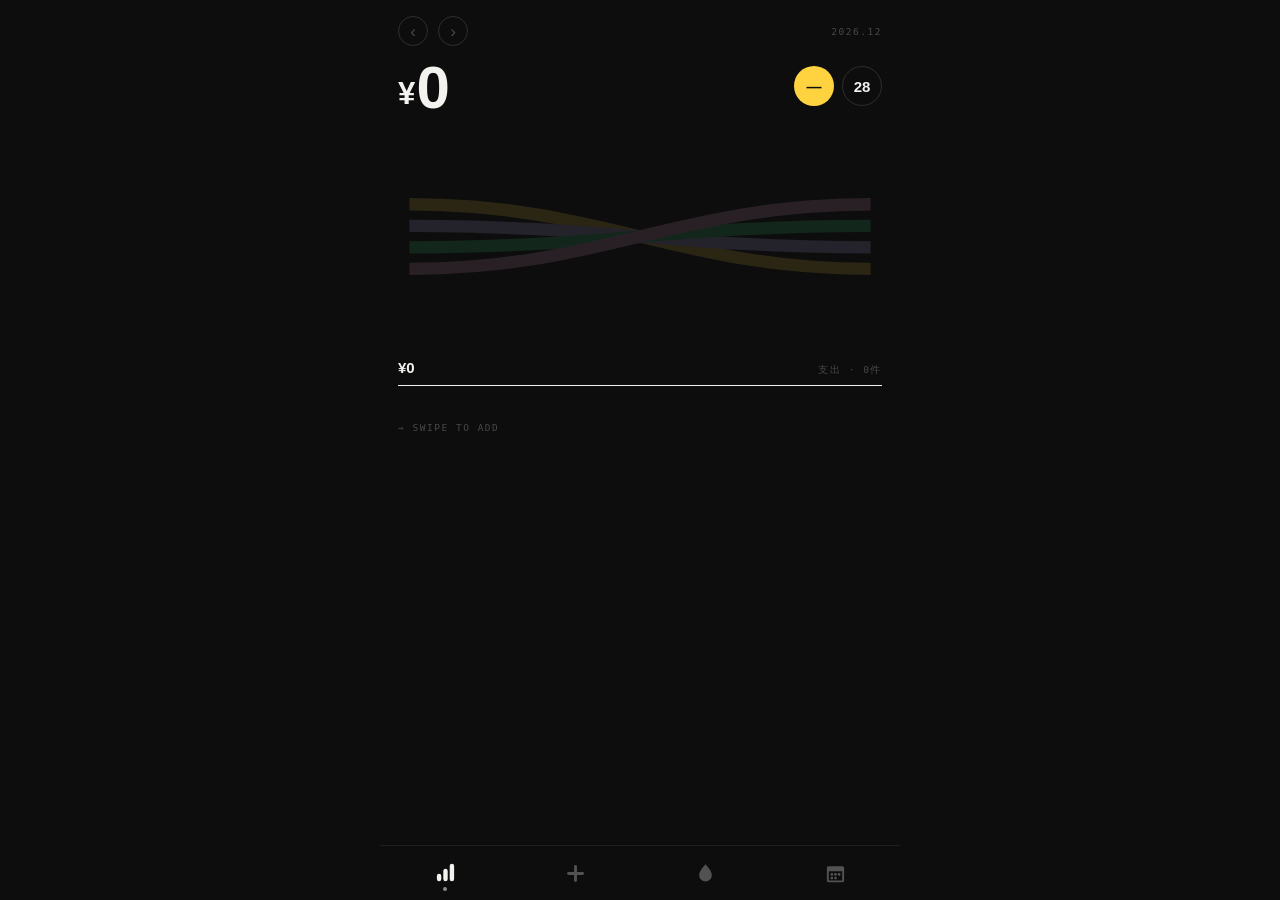
<file: kakeibo/index.html>
<!DOCTYPE html>
<html lang="ja">
<head>
<meta charset="utf-8">
<meta name="viewport" content="width=device-width, initial-scale=1, viewport-fit=cover, maximum-scale=1">
<meta name="robots" content="noindex">
<meta name="theme-color" content="#0d0d0d">
<meta name="apple-mobile-web-app-capable" content="yes">
<meta name="mobile-web-app-capable" content="yes">
<meta name="apple-mobile-web-app-status-bar-style" content="black-translucent">
<meta name="apple-mobile-web-app-title" content="家計">
<meta name="description" content="数字と色面だけの家計簿。金額・費目・日付の三つしか置かない。">
<title>家計 — 数字だけの家計簿</title>
<link rel="manifest" href="manifest.webmanifest">
<link rel="icon" href="icon-192.png" sizes="192x192" type="image/png">
<link rel="apple-touch-icon" href="apple-touch-icon.png">
<style>
  /* ── 設計の方針 ───────────────────────────────
     参考にした画面の作りにならい、言葉をほとんど置かない。
     費目は絵の丸、種別は矢印、量は帯の幅・液面の高さ・点の大きさで示す。
     読ませるのは金額の数字だけ。四枚の画面はそれぞれ地の色を変え、
     地は黒（今月・貯）と生成り（電卓・暦）が交互。入力の画面は
     やわらかい面の電卓で、色を持つのは決定の鍵と選んだ費目だけ。
     ───────────────────────────────────────── */
  :root{
    color-scheme: light dark;
    --orange:  #ff5b34;
    --yellow:  #ffd23f;
    --pink:    #f3a8d8;
    --green:   #3ddc84;
    --blue:    #8ab4ff;
    --lilac:   #c9b8ff;
    --stone:   #b9b3a8;

    --accent:  #ff5b34;   /* 差し色。決定の鍵・今日・液体に使う */
    --cream:   #f4f1e3;   /* 生成り。電卓・貯・暦の地 */

    --grot:"Helvetica Neue",Helvetica,Arial,"Hiragino Kaku Gothic ProN","Hiragino Sans","Yu Gothic",YuGothic,"Noto Sans JP",sans-serif;
    --mono:ui-monospace,"SFMono-Regular","SF Mono",Menlo,Consolas,"Noto Sans Mono",monospace;

    --tabs: 54px;
  }

  *{ box-sizing:border-box; }
  html,body{ margin:0; padding:0; height:100%; overflow:hidden; }
  html{ -webkit-text-size-adjust:100%; }
  body{
    /* 初めに出る窓（今月）に合わせておく。以降は画面ごとに塗り替える。 */
    background:#0d0d0d; color:#f4f2ee;
    font-family:var(--grot);
    font-feature-settings:"palt" 1; font-variant-numeric:tabular-nums;
    -webkit-font-smoothing:antialiased; -webkit-tap-highlight-color:transparent;
    overscroll-behavior:none;
    transition:background .2s ease;
  }
  button{ font-family:inherit; color:inherit; border:0; background:none; padding:0; cursor:pointer; }

  .shell{
    position:fixed; inset:0;
    display:flex; flex-direction:column;
    max-width:520px; margin:0 auto;
  }

  /* ── 三枚の窓：横に送る ───────────────────── */
  .strip{
    flex:1 1 auto; min-height:0;
    display:flex; overflow-x:auto; overflow-y:hidden;
    scroll-snap-type:x mandatory;
    scrollbar-width:none; -ms-overflow-style:none;
    overscroll-behavior-x:contain;
  }
  .strip::-webkit-scrollbar{ display:none; }
  .pane{
    flex:0 0 100%; width:100%; height:100%;
    scroll-snap-align:center; scroll-snap-stop:always;
    display:flex; flex-direction:column;
    overflow-y:auto; overscroll-behavior-y:contain;
    padding:calc(env(safe-area-inset-top) + 16px) 18px 14px;
  }
  .pane.dark{ background:#0d0d0d; color:#f4f2ee; --ghost:rgba(244,242,238,.26); --rule:rgba(244,242,238,.14); --soft:rgba(244,242,238,.10); }
  .pane.hot { background:var(--orange); color:#0d0d0d;  --ghost:rgba(13,13,13,.30);  --rule:rgba(13,13,13,.20);  --soft:rgba(13,13,13,.10); }
  .pane.pale{ background:#e9e6df; color:#0d0d0d;        --ghost:rgba(13,13,13,.26);  --rule:rgba(13,13,13,.16);  --soft:rgba(13,13,13,.07); }

  /* ── 大きな見出し ─────────────────────────── */
  .display{
    margin:0; font-weight:800; letter-spacing:-.035em;
    font-size:clamp(38px,13vw,60px); line-height:.94;
  }
  .display .ghost{ color:var(--ghost); }
  #topcat .ghost{ display:block; margin-top:8px; }
  .display .yen{ font-size:.52em; letter-spacing:0; vertical-align:.14em; margin-right:.04em; }
  .ghost{ color:var(--ghost); }

  .micro{
    font-family:var(--mono); font-size:9.5px; letter-spacing:.16em;
    text-transform:uppercase; color:var(--ghost);
  }

  /* ── 丸いしるし ───────────────────────────── */
  .chip{
    width:40px; height:40px; flex:0 0 40px; border-radius:50%;
    display:grid; place-items:center;
    font-size:15px; font-weight:800; line-height:1; color:#0d0d0d;
    background:var(--soft);
  }
  .chip.sm{ width:30px; height:30px; flex-basis:30px; font-size:12px; }
  .chip.lg{ width:46px; height:46px; flex-basis:46px; font-size:17px; }
  .chip.hollow{ background:none; border:1.5px solid var(--rule); color:inherit; }
  .chip.ink{ background:#0d0d0d; color:#fff; }
  .chip.pressable{ transition:transform .12s ease; }
  .chip.pressable:active{ transform:scale(.9); }

  /* 費目は文字ではなく絵で示す。色と形の二重の手がかりで見分ける。 */
  .ic{ display:block; width:19px; height:19px; fill:currentColor; }
  .chip.sm .ic{ width:16px; height:16px; }
  .cats .chip .ic{ width:23px; height:23px; }
  .ic.big{ width:clamp(46px,15vw,66px); height:clamp(46px,15vw,66px); }

  .marks{ display:flex; gap:8px; align-items:center; }

  /* ── 今月（黒） ───────────────────────────── */
  .topline{ display:flex; align-items:center; gap:10px; margin-bottom:14px; }
  .topline .nav{
    width:30px; height:30px; border-radius:50%; display:grid; place-items:center;
    font-size:17px; line-height:1; color:var(--ghost); border:1.5px solid var(--rule);
  }
  .topline .nav:active{ color:inherit; }
  .topline .sp{ flex:1 1 auto; }

  .head{ display:flex; align-items:flex-start; justify-content:space-between; gap:12px; }
  .head .marks{ padding-top:6px; }

  .flow{ margin:16px -4px 0; }
  .flow svg{ display:block; width:100%; height:auto; }

  .band{
    display:flex; align-items:baseline; justify-content:space-between;
    gap:10px; padding:12px 0 8px; margin-top:6px;
    border-bottom:1.5px solid currentColor;
  }
  .band b{ font-size:15px; font-weight:800; letter-spacing:-.01em; }

  .rows{ display:flex; flex-direction:column; }
  .row{
    display:flex; align-items:center; gap:10px;
    padding:11px 0; border-bottom:1px solid var(--rule);
    -webkit-user-select:none; user-select:none;
  }
  .row .amt{ font-size:27px; font-weight:800; letter-spacing:-.03em; line-height:1; }
  .row .amt .yen{ font-size:.55em; vertical-align:.12em; margin-right:.06em; }
  .row .when{ display:block; margin-top:4px; }
  .row .sp{ flex:1 1 auto; }
  .row.gone{ opacity:0; transform:translateX(-14px); transition:opacity .18s, transform .18s; }
  .empty{ padding:26px 0 8px; }

  /* ── 入力（電卓）───────────────────────────
     やわらかい面の電卓。地とほぼ同じ色の角丸の鍵を、影と光だけで
     浮かせる。押すと沈む。右の列が操作、下の右端が決定（差し色）。
     鍵の一辺は列の幅で決まり、余った縦の余白は行の間へ配られる。

     置くものを絞っている。面はひとつ、色を持つのは決定の鍵と選んだ
     費目だけ。役割の違いは字の濃さで示し、言葉は月の表示だけに留める。 */
  .pane.calc{
    background:var(--cream); color:#0d0d0d;
    --ghost:rgba(13,13,13,.28); --rule:rgba(13,13,13,.14); --soft:rgba(13,13,13,.06);
    --lift: 4px 5px 12px rgba(146,134,106,.22), -3px -4px 10px rgba(255,255,255,.88);
    --press: inset 3px 4px 8px rgba(146,134,106,.34), inset -3px -3px 7px rgba(255,255,255,.80);
    --face: linear-gradient(158deg, #fbf9f0 0%, #ece7d5 100%);
    --face-go: linear-gradient(158deg, #ffa646 0%, #f4601f 100%);
    --kmax:76px;
    --kmax:min( calc((min(100vw,520px) - 69px) / 4), calc((100vh - 330px) / 4) );
    padding-bottom:8px;
  }

  /* 表示は面を持たせず、地の上に置く。数字は右へ寄せる。
     上に細い一行、余った縦の余白、そのすぐ下に大きな数字、という順。 */
  .calchead{ display:flex; align-items:center; gap:7px; min-height:20px; padding:4px 4px 0; }
  .calchead .sp{ flex:1 1 auto; }
  .calchead .mark{ display:grid; place-items:center; width:17px; height:17px; color:var(--ghost); }
  .calchead .mark .ic{ width:15px; height:15px; }
  .disp{ margin-top:auto; padding:0 4px 20px; }
  .amount{
    margin:0; text-align:right; white-space:nowrap;
    font-size:clamp(46px,15vw,66px); line-height:1.04;
    font-weight:500; letter-spacing:-.025em;
  }
  .amount.long{ font-size:clamp(30px,10vw,46px); }
  .amount.zero .num{ color:var(--ghost); }

  /* 費目は面を持たず、絵だけを並べる。選んだものにだけ色がつく。 */
  .cats{ display:flex; justify-content:space-between; gap:4px; margin:0 2px 18px; }
  .cats .chip{
    width:44px; height:44px; flex:0 0 44px; border-radius:50%;
    background:none; box-shadow:none;
    color:rgba(13,13,13,.24);
    transition:color .14s ease, transform .12s ease;
  }
  .cats .chip .ic{ width:26px; height:26px; }
  .cats .chip[aria-pressed="true"]{ color:var(--c); }
  .cats .chip:active{ transform:scale(.88); }

  /* 鍵盤は 4 列。右の列が操作（取り消し・種別・消去・決定）。 */
  .pad{
    flex:0 0 auto; height:calc(var(--kmax) * 4 + 33px);
    display:grid; grid-template-columns:repeat(4,1fr); grid-template-rows:repeat(4,1fr); gap:11px;
    margin-bottom:6px;
  }
  .key{
    height:min(100%, var(--kmax)); width:auto; aspect-ratio:1; place-self:center;
    border-radius:31%; background:var(--face); box-shadow:var(--lift);
    color:rgba(13,13,13,.72); font-size:23px; font-weight:500; letter-spacing:0;
    display:grid; place-items:center;
    transition:box-shadow .12s ease, color .12s ease;
  }
  .key:active{ box-shadow:var(--press); }
  /* 面は全部おなじ。取り消し・消去・種別は字を薄くして役割を示す。 */
  .key.fn{ color:rgba(13,13,13,.34); font-size:20px; }
  .key.tog{ color:rgba(13,13,13,.34); }
  .key.tog[aria-pressed="true"]{ color:#0d0d0d; }
  .key.go{
    background:var(--face-go); color:#fff; font-size:22px;
    box-shadow:5px 6px 14px rgba(214,110,40,.42), -4px -5px 10px rgba(255,255,255,.75);
  }
  .key.go:active{ box-shadow:inset 3px 4px 9px rgba(150,60,10,.45), inset -3px -3px 7px rgba(255,190,140,.55); }
  .key.go[disabled]{ background:var(--face); color:rgba(13,13,13,.22); box-shadow:var(--lift); }

  /* ── 貯（溜まる液体）───────────────────────
     暗い地に、橙の液体だけが浮かぶ。器の輪郭は描かない。
     液体はいつも形を揺らしていて、数字は液面の上下で色が入れ替わる。 */
  .pane.save{
    background:#0d0d0d; color:var(--cream);
    --ghost:rgba(244,241,227,.28); --rule:rgba(244,241,227,.16); --soft:rgba(244,241,227,.08);
  }
  .savehead{ display:flex; align-items:center; gap:10px; }
  .savehead .sp{ flex:1 1 auto; }
  /* 週の七日。休日は輪、平日は点。今日は橙。 */
  .week{ display:flex; gap:7px; align-items:center; }
  .week i{ width:9px; height:9px; border-radius:50%; background:var(--cream); opacity:.22; }
  .week i.past{ opacity:.75; }
  .week i.holi{ background:none; box-shadow:inset 0 0 0 2px var(--cream); }
  .week i.now{ background:var(--accent); opacity:1; box-shadow:none; transform:scale(1.3); }

  .tank{ flex:1 1 auto; display:grid; place-items:center; min-height:0; padding:10px 0; }
  .tank svg{ display:block; width:100%; height:100%; max-height:min(54vh,320px); }

  /* 予算はここで決める。三つとも押せる（週を決めると平日と休日へ配る）。 */
  .rates{
    display:flex; align-items:flex-end; gap:14px;
    border-top:1.5px solid currentColor; padding:12px 0 calc(env(safe-area-inset-bottom) + 6px);
  }
  .rate{ flex:1 1 0; text-align:left; }
  .rate .micro{ display:block; }
  .rate b{ display:block; margin-top:4px; font-size:20px; font-weight:800; letter-spacing:-.02em; }
  .rate b::after{
    content:""; display:block; height:1.5px; margin-top:5px;
    background:currentColor; opacity:.22;
  }
  .rate:active b{ opacity:.5; }
  .rates .chip{ flex:0 0 30px; }

  /* ── 暦（生成り） ─────────────────────────── */
  .pane.cal{
    background:#f4f1e3; color:#0d0d0d; position:relative;
    --ghost:rgba(13,13,13,.26); --rule:rgba(13,13,13,.14); --soft:rgba(13,13,13,.07);
    padding-left:60px;
  }
  /* 参考にした画面と同じく、月は左端に縦へ置く。 */
  .vtitle{
    position:absolute; left:12px; top:calc(env(safe-area-inset-top) + 14px);
    writing-mode:vertical-rl;
    font-size:28px; font-weight:800; letter-spacing:.01em; line-height:1;
  }
  .calhead{ display:flex; flex-direction:column; align-items:flex-end; gap:10px; }
  .calhead .marks{ gap:8px; }
  .calhead .nav{
    width:30px; height:30px; border-radius:50%; display:grid; place-items:center;
    font-size:17px; line-height:1; color:var(--ghost); border:1.5px solid var(--rule);
  }
  .grid{
    display:grid; grid-template-columns:repeat(7,1fr); gap:13px 8px;
    width:100%; max-width:290px; margin:0 auto; padding:26px 0 22px;
  }
  .day{ height:28px; display:grid; place-items:center; }
  .day i{ display:block; border-radius:50%; background:#0d0d0d; transition:transform .12s ease; }
  .day:active i{ transform:scale(.82); }
  .daysum{
    display:flex; align-items:baseline; justify-content:space-between; gap:10px;
    padding:10px 0 8px; border-bottom:1.5px solid currentColor;
  }
  .daysum b{ font-size:27px; font-weight:800; letter-spacing:-.03em; }
  .daysum b .yen{ font-size:.55em; vertical-align:.12em; margin-right:.06em; }
  .pane.cal .rows{ padding-bottom:calc(env(safe-area-inset-bottom) + 6px); }
  .row.mini{ padding:9px 0; }
  .row.mini .amt{ font-size:21px; }

  /* ── 下のタブ ─────────────────────────────
     四枚の窓と一対一。地の色はいま見ている窓に合わせて変える。 */
  .tabs{
    flex:0 0 var(--tabs); display:flex; align-items:stretch;
    background:#0d0d0d; padding-bottom:env(safe-area-inset-bottom);
    transition:background .2s ease;
    box-sizing:content-box;
    box-shadow:0 -1px 0 rgba(127,127,127,.16);
  }
  .tab{
    flex:1 1 0; display:grid; place-items:center; gap:0;
    color:inherit; position:relative;
  }
  .tab .ic{
    width:23px; height:23px; opacity:.30;
    transition:opacity .18s ease, transform .18s ease;
  }
  .tab[aria-selected="true"] .ic{ opacity:1; transform:translateY(-1px); }
  .tab .dot{
    position:absolute; bottom:9px; width:4px; height:4px; border-radius:50%;
    background:currentColor; opacity:0; transition:opacity .18s ease;
  }
  .tab[aria-selected="true"] .dot{ opacity:.55; }

  @media (max-height:680px){
    .display{ font-size:clamp(32px,10vw,46px); }
    /* 縦が短い端末では、盤のまわりを詰めて鍵の大きさを保つ。 */
    .pane.calc{ --kmax:56px; }
    .pane.calc .kinds{ margin-bottom:10px; }
    .pane.calc .lcd{ min-height:76px; max-height:106px; margin-bottom:12px; }
    .pane.calc .cats{ margin-bottom:10px; }
    .pane.calc .cats .chip{ width:38px; height:38px; flex-basis:38px; }
    .pane.calc .pad{ min-height:150px; gap:13px 6px; }
    .pane.calc .enterrow{ margin-top:7px; }
  }
</style>
</head>
<body>

<div class="shell">
  <div class="strip" id="strip">

    <!-- ① 今月 ─────────────────────────────── -->
    <section class="pane dark" id="p0">
      <div class="topline">
        <button class="nav" id="prev" aria-label="前の月">‹</button>
        <button class="nav" id="next" aria-label="次の月">›</button>
        <span class="sp"></span>
        <span class="micro" id="ym">2026.08</span>
      </div>

      <div class="head">
        <h1 class="display" id="total"><span class="yen">¥</span>0</h1>
        <div class="marks">
          <span class="chip" id="pct" style="background:var(--yellow)">0%</span>
          <span class="chip hollow" id="left">0</span>
        </div>
      </div>

      <div class="flow" id="flow"></div>

      <div class="band">
        <b id="bandL">0</b>
        <span class="micro" id="bandR">残 —</span>
      </div>

      <div class="rows" id="rows"></div>
    </section>

    <!-- ② 入力（電卓）───────────────────────── -->
    <section class="pane calc" id="p1">
      <div class="calchead">
        <span class="micro" id="mode">2026.08</span>
        <span class="sp"></span>
        <span class="mark" id="lcdMark"></span>
        <span class="micro" id="lcdNote">支出</span>
      </div>

      <div class="disp">
        <h2 class="amount zero" id="amount"><span class="num">0</span></h2>
      </div>

      <div class="cats" id="cats"></div>

      <div class="pad" id="pad"></div>
    </section>

    <!-- ③ 貯（溜まる液体）────────────────────── -->
    <section class="pane save" id="p2">
      <div class="savehead">
        <div class="week" id="week"></div>
        <span class="sp"></span>
        <span class="micro" id="weekrange">—</span>
      </div>

      <div class="tank" id="tank"></div>

      <div class="rates">
        <button class="rate" id="rateWd">
          <span class="micro">◎ 平日 / 日</span><b>—</b>
        </button>
        <button class="rate" id="rateHe">
          <span class="micro">◎ 休日 / 日</span><b>—</b>
        </button>
        <button class="rate" id="rateWk">
          <span class="micro">◎ 週</span><b id="weekN">—</b>
        </button>
        <button class="chip sm hollow pressable" id="wipe" aria-label="全部消す">✕</button>
      </div>
    </section>

    <!-- ④ 暦 ───────────────────────────────── -->
    <section class="pane cal" id="p3">
      <span class="vtitle" id="vtitle">2026.08</span>

      <div class="calhead">
        <span class="micro" id="calsum">¥0</span>
        <div class="marks">
          <button class="nav" id="cprev" aria-label="前の月">‹</button>
          <button class="nav" id="cnext" aria-label="次の月">›</button>
        </div>
      </div>

      <div class="grid" id="grid"></div>

      <div class="daysum">
        <b id="daytotal"><span class="yen">¥</span>0</b>
        <span class="micro" id="daymeta">—</span>
      </div>

      <div class="rows" id="dayrows"></div>
    </section>

  </div>

  <nav class="tabs" id="tabs" aria-label="画面"></nav>
</div>

<script>
(function(){
"use strict";

/* ── 費目：絵と色だけで見分ける ───────────────
   k は内部の呼び名で、画面には出さない（読み上げの名前にだけ使う）。
   橙は入力画面の地色と警告に使うので、費目には割り当てない。 */
var CATS = [
  { k:"食", c:"var(--yellow)" },
  { k:"住", c:"var(--lilac)"  },
  { k:"移", c:"var(--green)"  },
  { k:"遊", c:"var(--pink)"   },
  { k:"医", c:"var(--blue)"   },
  { k:"他", c:"var(--stone)"  }
];

/* 24×24の枠に描いた絵。色は文字色に従うので、黒の丸でも白抜きでも使える。 */
var ICONS = {
  "食": '<rect x="2.4" y="9.2" width="19.2" height="2.4" rx="1.2"/>'
      + '<path d="M4.3 13.2h15.4a7.7 7.7 0 0 1-15.4 0z"/>',
  "住": '<path d="M12 2.4 2.2 11.4v10.2h7.1v-6h5.4v6h7.1V11.4z"/>',
  "移": '<path fill-rule="evenodd" d="M6.6 2.4h10.8A3.6 3.6 0 0 1 21 6v9.4a3.6 3.6 0 0 1-3.6 3.6H6.6A3.6 3.6 0 0 1 3 15.4V6a3.6 3.6 0 0 1 3.6-3.6zM6.8 6.6v4.8h10.4V6.6zm.6 7.8a1.6 1.6 0 1 0 0 3.2 1.6 1.6 0 0 0 0-3.2zm9.2 0a1.6 1.6 0 1 0 0 3.2 1.6 1.6 0 0 0 0-3.2z"/>'
      + '<path d="M7.4 19.6 5.4 22.4h2.7l1.6-2.8zm9.2 0 2 2.8h-2.7l-1.6-2.8z"/>',
  "遊": '<path d="M12 1.8 15.1 8.4l7 .9-5.1 5 1.3 7-6.3-3.4-6.3 3.4 1.3-7-5.1-5 7-.9z"/>',
  /* 十字だけだと「足す」に見えるので、鞄の形に入れて薬箱にする。 */
  "医": '<path fill-rule="evenodd" d="M9.2 2.6h5.6a2.2 2.2 0 0 1 2.2 2.2v1.3h2.6A2.4 2.4 0 0 1 22 8.5v9.3a2.4 2.4 0 0 1-2.4 2.4H4.4A2.4 2.4 0 0 1 2 17.8V8.5a2.4 2.4 0 0 1 2.4-2.4H7V4.8a2.2 2.2 0 0 1 2.2-2.2zm.4 3.5h4.8V4.9H9.6zm1.3 3.8v2.3H8.6v2.6h2.3v2.3h2.6v-2.3h2.3v-2.6h-2.3V9.9z"/>',
  "他": '<circle cx="4.6" cy="12" r="2.3"/><circle cx="12" cy="12" r="2.3"/><circle cx="19.4" cy="12" r="2.3"/>'
};
/* 下のタブの絵。窓の役割をひとつずつ。 */
var TABS = [
  { n:"今月", d:'<rect x="3" y="13.4" width="4.6" height="7.8" rx="2.3"/>'
            + '<rect x="9.7" y="8.2" width="4.6" height="13" rx="2.3"/>'
            + '<rect x="16.4" y="2.8" width="4.6" height="18.4" rx="2.3"/>' },
  { n:"入力", d:'<rect x="10.5" y="3.2" width="3" height="17.6" rx="1.5"/>'
            + '<rect x="3.2" y="10.5" width="17.6" height="3" rx="1.5"/>' },
  { n:"貯",   d:'<path d="M12 2.4c4.3 4.8 6.6 8.3 6.6 11.3a6.6 6.6 0 0 1-13.2 0c0-3 2.3-6.5 6.6-11.3z"/>' },
  { n:"暦",   d:'<path fill-rule="evenodd" d="M4.6 4.4h14.8A1.6 1.6 0 0 1 21 6v13.4a1.6 1.6 0 0 1-1.6 1.6H4.6A1.6 1.6 0 0 1 3 19.4V6a1.6 1.6 0 0 1 1.6-1.6zM5 9.6v9.8h14V9.6z"/>'
            + '<circle cx="8.2" cy="13" r="1.4"/><circle cx="12" cy="13" r="1.4"/><circle cx="15.8" cy="13" r="1.4"/>'
            + '<circle cx="8.2" cy="16.8" r="1.4"/><circle cx="12" cy="16.8" r="1.4"/>' }
];

function ic(k, cls){
  return '<svg class="ic' + (cls ? " " + cls : "") + '" viewBox="0 0 24 24" aria-hidden="true">'
       + (ICONS[k] || ICONS["他"]) + '</svg>';
}

function catOf(k){
  for(var i=0;i<CATS.length;i++){ if(CATS[i].k === k) return CATS[i]; }
  return CATS[CATS.length-1];
}

/* ── 保存 ─────────────────────────────────── */
var KEY = "kakeibo.v1";
/* rates は一日あたりの予算。wd=平日 / he=休日（土日）。
   月の予算はここから日を数えて出すので、月ごとに持つ必要がない。 */
var db = { entries:[], budgets:{}, rates:{ wd:0, he:0 } };

function load(){
  try{
    var raw = localStorage.getItem(KEY);
    if(!raw) return;
    var o = JSON.parse(raw);
    if(o && Array.isArray(o.entries)) db.entries = o.entries;
    if(o && o.budgets && typeof o.budgets === "object") db.budgets = o.budgets;
    if(o && o.rates && typeof o.rates === "object"){
      db.rates.wd = o.rates.wd || 0;
      db.rates.he = o.rates.he || 0;
    }
  }catch(e){ /* 壊れていたら空から始める */ }

  /* 前の版で月ごとに入れていた予算を、一日あたりに均して引き継ぐ。 */
  if(!db.rates.wd && !db.rates.he){
    var keys = Object.keys(db.budgets).sort();
    if(keys.length){
      var per = Math.round((db.budgets[keys[keys.length-1]] || 0) / 30 / 10) * 10;
      if(per > 0){ db.rates.wd = per; db.rates.he = per; save(); }
    }
  }
}
function save(){
  try{ localStorage.setItem(KEY, JSON.stringify(db)); }
  catch(e){ /* 容量超過などは黙って諦める。画面の値は生きている */ }
}

/* ── 月まわり ─────────────────────────────── */
var view = new Date();
view.setDate(1);

function ymOf(d){
  return d.getFullYear() + "-" + ("0" + (d.getMonth()+1)).slice(-2);
}
function ym(){ return ymOf(view); }
function isThisMonth(){ return ym() === ymOf(new Date()); }
function daysInMonth(d){ return new Date(d.getFullYear(), d.getMonth()+1, 0).getDate(); }
function daysLeft(){
  if(!isThisMonth()) return 0;
  var now = new Date();
  return daysInMonth(view) - now.getDate() + 1;
}
function monthEntries(){
  var m = ym();
  return db.entries.filter(function(e){ return e.ym === m; })
                   .sort(function(a,b){ return b.ts - a.ts; });
}
function sums(){
  var out = 0, inn = 0, per = {};
  CATS.forEach(function(c){ per[c.k] = 0; });
  monthEntries().forEach(function(e){
    if(e.kind === "in"){ inn += e.amt; }
    else { out += e.amt; per[e.k] = (per[e.k] || 0) + e.amt; }
  });
  return { out:out, in:inn, per:per };
}
/* 土日を休日とする。祝日の暦は持たない。 */
function isHoliday(d){ var w = d.getDay(); return w === 0 || w === 6; }
function rateOf(d){ return isHoliday(d) ? db.rates.he : db.rates.wd; }
function weekPlan(){ return db.rates.wd*5 + db.rates.he*2; }

/* 月の予算は、その月の平日・休日を数えて出す。 */
function budget(){
  if(!db.rates.wd && !db.rates.he) return 0;
  var y = view.getFullYear(), m = view.getMonth(), n = daysInMonth(view), t = 0;
  for(var d=1; d<=n; d++) t += rateOf(new Date(y, m, d));
  return t;
}

var yen = function(n){ return "¥" + Math.round(n).toLocaleString("ja-JP"); };
var num = function(n){ return Math.round(n).toLocaleString("ja-JP"); };

/* ── ①今月：帯のグラフ ─────────────────────
   費目ごとの太さが金額の比。左端の並びと右端の並びを逆にして、
   帯どうしが交差するようにしている。金額が無い月は薄い placeholder。 */
function drawFlow(){
  var host = document.getElementById("flow");
  var W = 320, H = 136, x0 = 10, x1 = W - 10, gap = 6;
  var s = sums(), list = [];
  CATS.forEach(function(c){ if(s.per[c.k] > 0) list.push({ k:c.k, c:c.c, v:s.per[c.k] }); });

  var ghostMode = list.length === 0;
  if(ghostMode){ list = CATS.slice(0,4).map(function(c){ return { k:c.k, c:c.c, v:1 }; }); }

  var n = list.length;
  var total = list.reduce(function(a,d){ return a + d.v; }, 0) || 1;
  var room = H - gap*(n-1);
  /* 一本が太りすぎると図が塊になるので上下を抑える。比は残す。 */
  var w = list.map(function(d){
    return ghostMode ? 8 : Math.min(34, Math.max(8, room * d.v/total));
  });
  var sum = w.reduce(function(a,b){ return a+b; }, 0);
  if(sum > room){ var k = room/sum; w = w.map(function(v){ return v*k; }); sum = room; }

  var top = (H - (sum + gap*(n-1)))/2;   /* 縦の中央に寄せる */
  var yL = [], yR = [], acc = top, i;
  for(i=0;i<n;i++){ yL.push(acc + w[i]/2); acc += w[i] + gap; }
  acc = top;
  for(i=n-1;i>=0;i--){ yR[i] = acc + w[i]/2; acc += w[i] + gap; }

  var m1 = x0 + (x1-x0)*.42, m2 = x0 + (x1-x0)*.58;
  function band(i){
    return 'M '+x0+' '+yL[i].toFixed(1)+' C '+m1+' '+yL[i].toFixed(1)
         + ', '+m2+' '+yR[i].toFixed(1)+', '+x1+' '+yR[i].toFixed(1);
  }

  /* 太い順に描く。細い帯があとから黒い縁ごと重なるので、
     交差しても路線図のように一本ずつ見分けられる。 */
  var order = [];
  for(i=0;i<n;i++) order.push(i);
  order.sort(function(a,b){ return w[b] - w[a]; });

  var svg = ['<svg viewBox="0 0 '+W+' '+H+'" role="img" aria-label="費目ごとの割合">'];
  svg.push('<g opacity="'+(ghostMode ? .12 : 1)+'">');
  order.forEach(function(i){
    if(!ghostMode){
      svg.push('<path d="'+band(i)+'" fill="none" stroke="#0d0d0d" stroke-width="'+(w[i]+5).toFixed(1)+'"/>');
    }
    svg.push('<path d="'+band(i)+'" fill="none" stroke="'+list[i].c+'" stroke-width="'+w[i].toFixed(1)+'"/>');
  });
  if(!ghostMode){
    for(i=0;i<n;i++){
      var r = Math.min(3.2, w[i]/2.6);
      svg.push('<circle cx="'+x0+'" cy="'+yL[i].toFixed(1)+'" r="'+r.toFixed(1)+'" fill="#0d0d0d"/>');
      svg.push('<circle cx="'+x1+'" cy="'+yR[i].toFixed(1)+'" r="'+r.toFixed(1)+'" fill="#0d0d0d"/>');
    }
  }
  svg.push('</g></svg>');
  host.innerHTML = svg.join("");
}

/* ── 明細の一行。今月の画面と暦の画面で同じものを使う ───── */
var pressTimer = null;

function entryRow(e, mini){
  var c = catOf(e.k);
  var row = document.createElement("div");
  row.className = "row" + (mini ? " mini" : "");
  row.innerHTML =
    '<div><div class="amt">' + (e.kind === "in" ? "+" : "") + '<span class="yen">¥</span>' + num(e.amt) + '</div>'
    + '<span class="micro when">' + e.d + '</span></div>'
    + '<span class="sp"></span>'
    + '<span class="chip sm" style="background:' + c.c + '" role="img" aria-label="' + c.k + '">' + ic(c.k) + '</span>'
    + '<span class="chip sm hollow">' + (e.kind === "in" ? "↘" : "↗") + '</span>';

  /* 長押しで一件消す。誤操作を減らすため確認をはさむ。 */
  var start = function(){
    clearTimeout(pressTimer);
    pressTimer = setTimeout(function(){
      if(confirm(yen(e.amt) + " を消しますか？")){
        row.classList.add("gone");
        setTimeout(function(){
          db.entries = db.entries.filter(function(x){ return x.id !== e.id; });
          save(); renderAll();
        }, 170);
      }
    }, 550);
  };
  var stop = function(){ clearTimeout(pressTimer); };
  row.addEventListener("touchstart", start, { passive:true });
  row.addEventListener("touchend", stop);
  row.addEventListener("touchmove", stop, { passive:true });
  row.addEventListener("mousedown", start);
  row.addEventListener("mouseup", stop);
  row.addEventListener("mouseleave", stop);
  return row;
}

/* ── ①今月：明細 ─────────────────────────── */
function drawMonth(){
  var s = sums(), b = budget(), list = monthEntries();

  document.getElementById("ym").textContent = ym().replace("-", ".");
  document.getElementById("total").innerHTML = '<span class="yen">¥</span>' + num(s.out);

  var pct = b > 0 ? Math.round(s.out / b * 100) : 0;
  var pctEl = document.getElementById("pct");
  pctEl.textContent = b > 0 ? pct + "%" : "—";
  pctEl.style.background = (b > 0 && pct > 100) ? "var(--orange)" : "var(--yellow)";

  var leftEl = document.getElementById("left");
  leftEl.textContent = isThisMonth() ? daysLeft() : list.length;

  document.getElementById("bandL").textContent = b > 0 ? yen(Math.max(0, b - s.out)) : yen(s.out);
  document.getElementById("bandR").textContent =
    (b > 0 ? "残 · " : "支出 · ") + (s.in > 0 ? "+" + yen(s.in) : list.length + "件");

  var host = document.getElementById("rows");
  host.innerHTML = "";
  if(!list.length){
    var p = document.createElement("p");
    p.className = "micro empty";
    p.textContent = "→ swipe to add";
    host.appendChild(p);
    drawFlow();
    return;
  }

  list.forEach(function(e){ host.appendChild(entryRow(e)); });

  drawFlow();
}

/* ── ③貯：週の予算との差を、溜まる液体で示す ──────────
   週は月曜はじまり。経過した日ぶんの予算から、その間に使った額を
   引いたものが「貯まった額」。円のなかの液面がその比を表す。
   液面は二枚の波を別々の速さで動かし、止まって見えないようにする。 */
function weekStart(){
  var d = new Date();
  d.setHours(0,0,0,0);
  d.setDate(d.getDate() - ((d.getDay() + 6) % 7));   /* 月曜へ戻す */
  return d;
}
function entryDate(e){
  var p = String(e.ym).split("-");
  return new Date(parseInt(p[0],10), parseInt(p[1],10)-1, dayOf(e));
}
function savings(){
  var s0 = weekStart(), now = new Date();
  var today = new Date(now.getFullYear(), now.getMonth(), now.getDate());
  var plan = 0, days = [];
  for(var d = new Date(s0); d <= today; d.setDate(d.getDate()+1)){
    plan += rateOf(d);
    days.push(new Date(d));
  }
  var spent = 0;
  db.entries.forEach(function(e){
    if(e.kind === "in") return;
    var t = entryDate(e);
    if(t >= s0 && t <= today) spent += e.amt;
  });
  return { start:s0, today:today, plan:plan, spent:spent, saved:plan - spent, elapsed:days.length };
}

var tankState = { level:0, target:0, phase:0, raf:0, label:"—", over:false };

function drawSave(){
  var s = savings(), wp = weekPlan();

  /* 週の七日。休日は輪、平日は点。今日は橙。 */
  var host = document.getElementById("week");
  host.innerHTML = "";
  for(var i=0;i<7;i++){
    var d = new Date(s.start); d.setDate(d.getDate()+i);
    var cls = "";
    if(isHoliday(d)) cls += " holi";
    if(i < s.elapsed - 1) cls += " past";
    if(i === s.elapsed - 1) cls += " now";
    host.innerHTML += '<i class="' + cls.trim() + '"></i>';
  }

  var e = s.start, f = new Date(s.start); f.setDate(f.getDate()+6);
  document.getElementById("weekrange").textContent =
    (e.getMonth()+1) + "/" + e.getDate() + " — " + (f.getMonth()+1) + "/" + f.getDate();

  document.querySelector("#rateWd b").textContent = db.rates.wd ? yen(db.rates.wd) : "—";
  document.querySelector("#rateHe b").textContent = db.rates.he ? yen(db.rates.he) : "—";
  document.getElementById("weekN").textContent = wp > 0 ? yen(wp) : "—";

  /* 液面は「経過した日ぶんの予算のうち、どれだけ残せたか」。
     一日でも使わなければ満ちるので、日々の増減が目に見える。 */
  tankState.target = s.plan > 0 ? Math.max(0, Math.min(1, s.saved / s.plan)) : 0;
  tankState.label  = wp > 0 ? (s.saved < 0 ? "−" : "") + yen(Math.abs(s.saved)) : "—";
  tankState.over   = wp > 0 && s.saved < 0;
  tankState.empty  = wp <= 0;
  buildTank();
}

/* 器と、そこに置く文字。器の輪郭と波の形を、毎こま書き換える。
   viewBox は正方形の固定寸で、実寸への拡大は CSS に任せる。 */
var TW = 300;

function buildTank(){
  var host = document.getElementById("tank");
  if(!host) return;
  var c = TW/2, r = TW/2 - 3, fs = TW * 0.115;
  var label = tankState.label || "—";
  var text = function(fill){
    return '<text x="'+c+'" y="'+c+'" text-anchor="middle" dominant-baseline="central" '
         + 'font-size="'+fs.toFixed(1)+'" font-weight="800" letter-spacing="-.02em" fill="'+fill+'">'
         + label + '</text>';
  };

  host.innerHTML =
    '<svg viewBox="0 0 '+TW+' '+TW+'" role="img" aria-label="貯まった額 ' + label + '">'
    + '<defs>'
    /* 器の輪郭そのものが揺れる。液体はこの中だけに現れる。 */
    +   '<clipPath id="vessel"><path id="blobClip" d=""/></clipPath>'
    +   '<clipPath id="lq"><path id="waveClip" d=""/></clipPath>'
    + '</defs>'
    /* 予算を決める前だけは、破線の輪を置いて場所を示す。 */
    + (tankState.empty
      ? '<circle cx="'+c+'" cy="'+c+'" r="'+r+'" fill="none" stroke="rgba(244,241,227,.20)" '
        + 'stroke-width="1.5" stroke-dasharray="3 8" stroke-linecap="round"/>'
      : '')
    + '<g clip-path="url(#vessel)">'
    +   text(tankState.over ? "#ff5b34" : "#f4f1e3")
    +   '<path id="wave2" fill="rgba(206,62,26,.92)" d=""/>'
    +   '<path id="wave1" fill="#ff5b34" d=""/>'
    +   '<g clip-path="url(#lq)">' + text("#0d0d0d") + '</g>'
    + '</g>'
    + '</svg>';

  tankState.wave  = document.getElementById("wave1");
  tankState.wave2 = document.getElementById("wave2");
  tankState.clip  = document.getElementById("waveClip");
  tankState.blob  = document.getElementById("blobClip");
  tick(true);
}

/* 器の輪郭。半径を角度と時間で揺らして、水のかたまりのように見せる。 */
function blobPath(t){
  var c = TW/2, base = TW/2 - 5, n = 72, d = "";
  for(var i=0;i<n;i++){
    var a = i/n * Math.PI*2;
    var r = base * (1
      + 0.030 * Math.sin(3*a + t*0.9)
      + 0.020 * Math.sin(5*a - t*1.3 + 1.1)
      + 0.012 * Math.sin(2*a + t*0.55 + 2.4));
    d += (i ? " L " : "M ") + (c + Math.cos(a)*r).toFixed(1)
       + " " + (c + Math.sin(a)*r).toFixed(1);
  }
  return d + " Z";
}

function wavePath(level, phase, amp, freq){
  /* 液面より下を塗る多角形。左右は器の外まで伸ばして継ぎ目を隠す。 */
  var base = TW - level * (TW + amp*2) + amp;
  var d = "M -8 " + (base + Math.sin(phase) * amp).toFixed(1);
  for(var x = 0; x <= TW + 8; x += 8){
    d += " L " + x + " " + (base + Math.sin(phase + x/TW * freq * Math.PI*2) * amp).toFixed(1);
  }
  return d + " L " + (TW+8) + " " + (TW+8) + " L -8 " + (TW+8) + " Z";
}

function tick(once){
  tankState.raf = 0;
  if(!tankState.wave) return;

  tankState.level += (tankState.target - tankState.level) * (once ? 1 : .05);
  tankState.phase += .022;

  /* 浅いときと満ちたときは波を小さくする。器の縁で形が崩れないように。 */
  var edge = Math.min(1, Math.min(tankState.level, 1 - tankState.level) * 5);
  var amp = TW * 0.026 * (0.4 + 0.6 * edge);
  var d1 = wavePath(tankState.level, tankState.phase, amp, 1.6);
  tankState.wave.setAttribute("d", d1);
  tankState.clip.setAttribute("d", d1);
  tankState.wave2.setAttribute("d",
    wavePath(tankState.level, -tankState.phase * 1.45 + 1.2, amp * .72, 2.2));
  tankState.blob.setAttribute("d", blobPath(tankState.phase));

  /* 見えている画面でだけ動かす。電池を無駄に使わない。 */
  if(!once && paneIndex() === 2 && !document.hidden){
    tankState.raf = requestAnimationFrame(function(){ tick(false); });
  }
}
function startTank(){
  if(!tankState.raf && tankState.wave) tankState.raf = requestAnimationFrame(function(){ tick(false); });
}

/* ── ②入力 ────────────────────────────────── */
var buf = "";              /* 打ち込み中の数字 */
var kind = "out";          /* out=支出 / in=収入 */
var pick = CATS[0].k;      /* 選んでいる費目 */
var mode = "entry";        /* entry=記録 / wd=平日の予算 / he=休日の予算 */

function buildCats(){
  var host = document.getElementById("cats");
  host.innerHTML = "";
  CATS.forEach(function(c){
    var b = document.createElement("button");
    b.className = "chip pressable";
    b.style.setProperty("--c", c.c);
    b.innerHTML = ic(c.k);
    b.dataset.k = c.k;
    b.setAttribute("aria-pressed", c.k === pick ? "true" : "false");
    b.setAttribute("aria-label", c.k);
    b.addEventListener("click", function(){
      pick = c.k;
      drawInput();
    });
    host.appendChild(b);
  });
}

/* 鍵盤は 4×4。左の三列が数字、右の列が操作。
   種別（支出・収入）も鍵として並べ、決定は右下に差し色で置く。 */
var PAD = [
  { t:"7" }, { t:"8" }, { t:"9" }, { t:"⌫", cls:"fn",  act:"del" },
  { t:"4" }, { t:"5" }, { t:"6" }, { t:"↗", cls:"tog", act:"out", id:"kOut", label:"支出" },
  { t:"1" }, { t:"2" }, { t:"3" }, { t:"↘", cls:"tog", act:"in",  id:"kIn",  label:"収入" },
  { t:"00" },{ t:"0" }, { t:"C", cls:"fn", act:"clear", label:"消す" },
  { t:"↙", cls:"go", act:"enter", id:"enter", label:"記録する" }
];

function buildPad(){
  var host = document.getElementById("pad");
  host.innerHTML = "";
  PAD.forEach(function(d){
    var b = document.createElement("button");
    b.className = "key" + (d.cls ? " " + d.cls : "");
    b.textContent = d.t;
    if(d.id) b.id = d.id;
    if(d.label) b.setAttribute("aria-label", d.label);
    b.addEventListener("click", function(){
      if(d.act === "del"){ buf = buf.slice(0, -1); }
      else if(d.act === "clear"){ buf = ""; }
      else if(d.act === "out" || d.act === "in"){ kind = d.act; }
      else if(d.act === "enter"){ commit(); return; }
      else if(buf.length < 9){ buf = (buf === "0" ? "" : buf) + d.t; }
      if(buf.length > 9) buf = buf.slice(0, 9);
      drawInput();
    });
    host.appendChild(b);
  });
}

function drawInput(){
  var v = parseInt(buf || "0", 10);
  var amt = document.getElementById("amount");
  amt.className = "amount" + (v > 0 ? "" : " zero") + (String(v).length > 6 ? " long" : "");
  amt.innerHTML = '<span class="num">' + num(v) + '</span>';

  document.getElementById("kOut").setAttribute("aria-pressed", kind === "out" ? "true" : "false");
  document.getElementById("kIn").setAttribute("aria-pressed", kind === "in" ? "true" : "false");

  /* 予算を決めている間は、費目と種別を伏せる */
  var budgeting = mode !== "entry";
  document.getElementById("cats").style.visibility = budgeting ? "hidden" : "";
  document.getElementById("kOut").style.visibility = budgeting ? "hidden" : "";
  document.getElementById("kIn").style.visibility = budgeting ? "hidden" : "";
  document.getElementById("mode").textContent = ym().replace("-", ".");
  document.getElementById("enter").textContent = budgeting ? "◎" : "↙";
  document.getElementById("enter").disabled = v <= 0;

  /* 一行目はふだん月だけ。何を打っているかは、選ばれた費目の色と
     矢印の鍵が示すので、言葉は置かない。予算のときだけ何の予算かを添える。 */
  var mk = document.getElementById("lcdMark"), nt = document.getElementById("lcdNote");
  mk.style.display = budgeting ? "" : "none";
  nt.style.display = budgeting ? "" : "none";
  mk.textContent = "◎";
  mk.setAttribute("aria-label", "予算");
  nt.textContent = mode === "wd" ? "平日 / 一日"
                 : mode === "he" ? "休日 / 一日"
                 : "週 / 七日ぶん";

  Array.prototype.forEach.call(document.getElementById("cats").children, function(b){
    b.setAttribute("aria-pressed", b.dataset.k === pick ? "true" : "false");
  });
}

function commit(){
  var v = parseInt(buf || "0", 10);
  if(v <= 0) return;
  var wasBudget = mode !== "entry";

  if(mode === "wd" || mode === "he"){
    db.rates[mode] = v;
    mode = "entry";
  }else if(mode === "wk"){
    /* 週の合計から一日あたりへ。すでに平日と休日の比があればそれを保ち、
       無ければ七日に均す。十円単位に丸める。 */
    var cur = db.rates.wd*5 + db.rates.he*2;
    var round10 = function(x){ return Math.max(10, Math.round(x/10)*10); };
    if(cur > 0){
      var k2 = v / cur;
      db.rates.wd = round10(db.rates.wd * k2);
      db.rates.he = round10(db.rates.he * k2);
    }else{
      db.rates.wd = db.rates.he = round10(v/7);
    }
    mode = "entry";
  }else{
    /* 今月なら今日。ほかの月を見ているときは、暦で選んでいる日に付ける。 */
    var now = new Date();
    var day = isThisMonth() ? now.getDate() : (pickDay || daysInMonth(view));
    db.entries.push({
      id: String(Date.now()) + Math.random().toString(36).slice(2, 6),
      ts: isThisMonth() ? now.getTime() : new Date(view.getFullYear(), view.getMonth(), day, 12).getTime(),
      ym: ym(),
      day: day,
      d:  (view.getMonth()+1) + "/" + day,
      k:  pick,
      kind: kind,
      amt: v
    });
  }
  buf = "";
  save();
  renderAll();
  go(wasBudget ? 2 : 0);   /* 予算を決めたら貯の画面へ、記録したら今月へ戻る */
}

/* ── ④暦：日ごとの点 ───────────────────────
   点の大きさがその日の支出。数字を並べず、月の使い方の形だけを見せる。
   点を押すと、その日の明細が下に出る。 */
var pickDay = 0;

function dayOf(e){
  return e.day || parseInt(String(e.d).split("/")[1], 10) || 1;
}

function drawCal(){
  var y = view.getFullYear(), m = view.getMonth();
  var first = new Date(y, m, 1).getDay();      /* 日曜=0 から始める */
  var dim = daysInMonth(view);

  var per = {}, max = 0;
  monthEntries().forEach(function(e){
    if(e.kind === "in") return;
    var d = dayOf(e);
    per[d] = (per[d] || 0) + e.amt;
    if(per[d] > max) max = per[d];
  });

  /* 選ぶ日は、今月なら今日。ほかの月なら一番使った日。 */
  if(!pickDay || pickDay > dim){
    if(isThisMonth()){ pickDay = new Date().getDate(); }
    else{
      var best = 0, bestV = 0;
      for(var d0 in per){ if(per[d0] > bestV){ bestV = per[d0]; best = parseInt(d0, 10); } }
      pickDay = best || 1;
    }
  }

  document.getElementById("vtitle").textContent = ym().replace("-", ".");
  document.getElementById("calsum").textContent = yen(sums().out);

  var host = document.getElementById("grid");
  host.innerHTML = "";
  var cells = Math.ceil((first + dim)/7) * 7;
  for(var i=0;i<cells;i++){
    (function(i){
      var day = i - first + 1;
      var inMonth = day >= 1 && day <= dim;
      var v = inMonth ? (per[day] || 0) : 0;
      var on = inMonth && day === pickDay;

      var size = inMonth ? (v > 0 && max > 0 ? 8 + 10*Math.sqrt(v/max) : 8) : 6.5;
      /* 選んでいる日は、どの黒い点よりひとまわり大きくする。 */
      if(on) size = Math.max(size, 18) + 3;

      var b = document.createElement("button");
      b.className = "day";
      b.disabled = !inMonth;
      if(inMonth) b.setAttribute("aria-label", (m+1) + "月" + day + "日");
      b.innerHTML = '<i style="width:' + size.toFixed(1) + 'px;height:' + size.toFixed(1) + 'px;'
        + 'background:' + (on ? "var(--orange)" : "#0d0d0d") + ';'
        + 'opacity:' + (on ? 1 : (inMonth ? (v > 0 ? 1 : .2) : .1)) + '"></i>';
      if(inMonth){
        b.addEventListener("click", function(){ pickDay = day; drawCal(); });
      }
      host.appendChild(b);
    })(i);
  }

  var list = monthEntries().filter(function(e){ return dayOf(e) === pickDay; });
  var out = 0;
  list.forEach(function(e){ if(e.kind !== "in") out += e.amt; });

  document.getElementById("daytotal").innerHTML = '<span class="yen">¥</span>' + num(out);
  document.getElementById("daymeta").textContent =
    (m+1) + "/" + pickDay + " · " + (list.length ? list.length + "件" : "—");

  var rows = document.getElementById("dayrows");
  rows.innerHTML = "";
  list.forEach(function(e){ rows.appendChild(entryRow(e, true)); });
}

/* ── 画面送り ─────────────────────────────── */
var strip = document.getElementById("strip");
function go(i){
  strip.scrollTo({ left: strip.clientWidth * i, behavior:"smooth" });
}
function paneIndex(){
  var i = Math.round(strip.scrollLeft / Math.max(1, strip.clientWidth));
  return i < 0 ? 0 : (i > 3 ? 3 : i);
}
/* 下の帯は、いま見ている画面の地色に合わせる。暗い三枚と明るい一枚。 */
var TONE = ["#0d0d0d", "#f4f1e3", "#0d0d0d", "#f4f1e3"];
var LIGHT_PANE = [false, true, false, true];

function syncDots(){
  var i = paneIndex();
  var bar = document.getElementById("tabs");
  bar.style.background = TONE[i];
  /* body の色は画面の余り（下の安全域や横の余白）まで届く。
     ここを黒のままにすると、生成りの窓のとき下に黒い帯が出る。 */
  document.body.style.background = TONE[i];
  bar.style.color = LIGHT_PANE[i] ? "#0d0d0d" : "#f4f2ee";
  document.querySelector('meta[name="theme-color"]').setAttribute("content", TONE[i]);
  Array.prototype.forEach.call(bar.children, function(b, j){
    b.setAttribute("aria-selected", j === i ? "true" : "false");
  });
  /* 液体は見えている間だけ動かす。 */
  if(i === 2) startTank();
}
strip.addEventListener("scroll", function(){
  window.requestAnimationFrame(syncDots);
}, { passive:true });
document.addEventListener("visibilitychange", function(){
  if(!document.hidden && paneIndex() === 2) startTank();
});

/* ── 組み立て ─────────────────────────────── */
function renderAll(){ drawMonth(); drawInput(); drawSave(); drawCal(); }

function shiftMonth(n){
  view.setMonth(view.getMonth() + n);
  pickDay = 0;            /* 月が変われば選ぶ日も選び直す */
  renderAll();
}
document.getElementById("prev").addEventListener("click", function(){ shiftMonth(-1); });
document.getElementById("next").addEventListener("click", function(){ shiftMonth(1); });
document.getElementById("cprev").addEventListener("click", function(){ shiftMonth(-1); });
document.getElementById("cnext").addEventListener("click", function(){ shiftMonth(1); });
/* 平日・休日それぞれの一日あたりの予算を、電卓で打ち込む。 */
document.getElementById("rateWd").addEventListener("click", function(){
  mode = "wd"; buf = ""; drawInput(); go(1);
});
document.getElementById("rateWk").addEventListener("click", function(){
  mode = "wk"; buf = ""; drawInput(); go(1);
});
document.getElementById("rateHe").addEventListener("click", function(){
  mode = "he"; buf = ""; drawInput(); go(1);
});
document.getElementById("wipe").addEventListener("click", function(){
  if(!db.entries.length && !db.rates.wd && !db.rates.he) return;
  if(confirm("記録と予算を全部消しますか？")){
    db = { entries:[], budgets:{}, rates:{ wd:0, he:0 } };
    pickDay = 0;
    tankState.level = 0;
    save(); renderAll();
  }
});

/* 物理キーボードからも打てるようにしておく（机上での確認用） */
document.addEventListener("keydown", function(ev){
  if(paneIndex() !== 1) return;
  if(ev.key >= "0" && ev.key <= "9"){ if(buf.length < 9) buf = (buf === "0" ? "" : buf) + ev.key; drawInput(); }
  else if(ev.key === "Backspace"){ buf = buf.slice(0, -1); drawInput(); }
  else if(ev.key === "Enter"){ commit(); }
});

window.addEventListener("resize", syncDots);

function buildTabs(){
  var host = document.getElementById("tabs");
  host.innerHTML = "";
  TABS.forEach(function(t, i){
    var b = document.createElement("button");
    b.className = "tab";
    b.setAttribute("aria-label", t.n);
    b.setAttribute("aria-selected", i === 0 ? "true" : "false");
    b.innerHTML = '<svg class="ic" viewBox="0 0 24 24" aria-hidden="true">' + t.d + '</svg>'
                + '<span class="dot"></span>';
    b.addEventListener("click", function(){ go(i); });
    host.appendChild(b);
  });
}

load();
buildTabs();
buildCats();
buildPad();
renderAll();
syncDots();

if("serviceWorker" in navigator){
  window.addEventListener("load", function(){
    navigator.serviceWorker.register("./sw.js").catch(function(){});
  });
}
})();
</script>
</body>
</html>
</file>
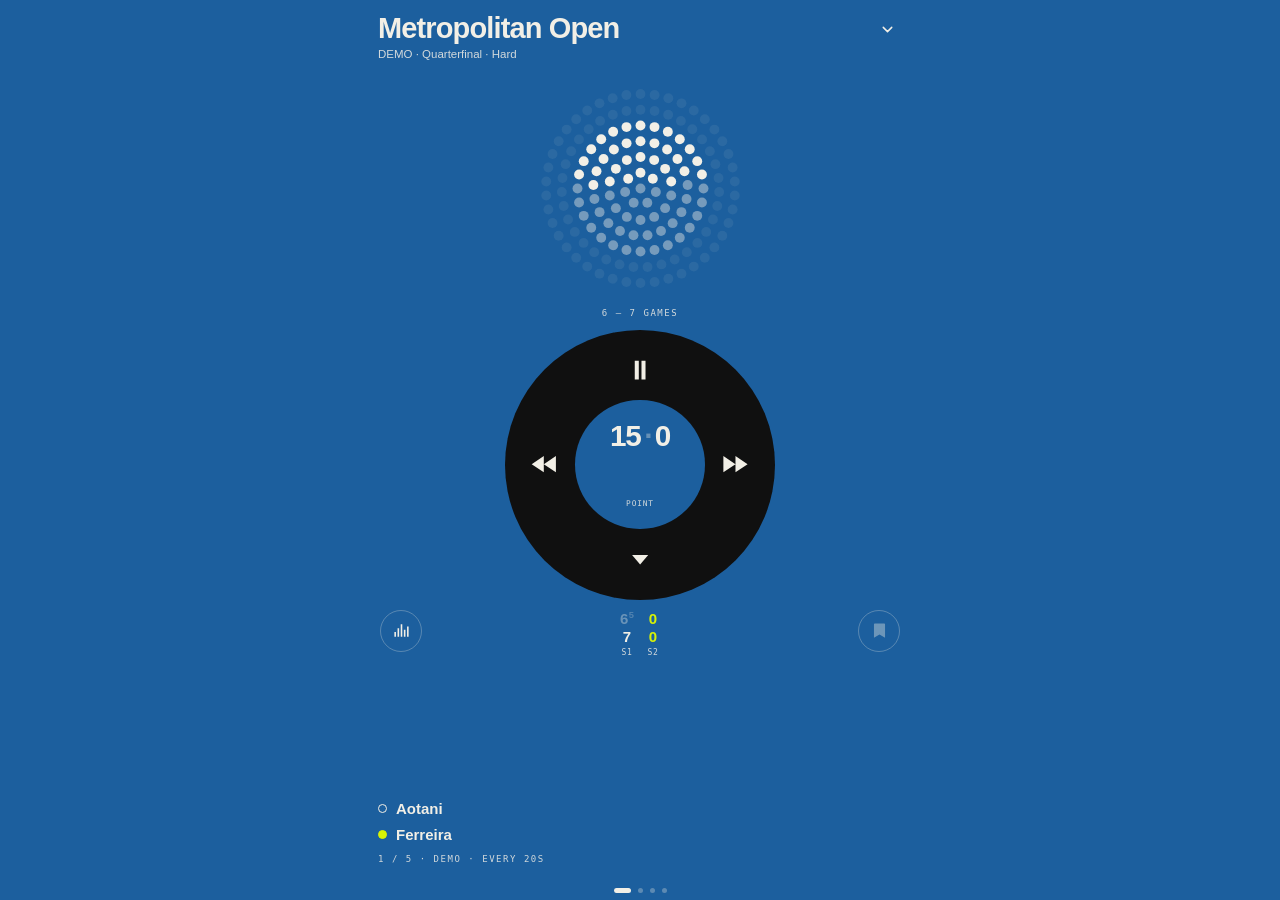
<file: tennis/index.html>
<!DOCTYPE html>
<html lang="en">
<head>
<meta charset="utf-8">
<meta name="viewport" content="width=device-width, initial-scale=1, viewport-fit=cover, maximum-scale=1">
<meta name="robots" content="noindex">
<meta name="theme-color" content="#1c5f9e">
<meta name="apple-mobile-web-app-capable" content="yes">
<meta name="mobile-web-app-capable" content="yes">
<meta name="apple-mobile-web-app-status-bar-style" content="black-translucent">
<meta name="apple-mobile-web-app-title" content="Live">
<meta name="description" content="Live tennis read as an audio machine. Games fill the speaker grille; the match becomes a tape waveform.">
<title>Live — tennis as an audio machine</title>
<link rel="manifest" href="manifest.webmanifest">
<link rel="icon" href="icon-192.png" sizes="192x192" type="image/png">
<link rel="apple-touch-icon" href="apple-touch-icon.png">
<script>
/* 見えている高さを、最初の描画より前に --vph へ入れる。
   iOS の 100vh は棒が隠れたときの高さなので、ここで実測の値に差し替える。 */
(function(){
  var r = document.documentElement;
  function vp(){
    var v = window.visualViewport;
    /* 指で広げている最中は visualViewport が縮む。倍率で戻してから使う。 */
    if(v && v.height) return v.height * (v.scale || 1);
    return window.innerHeight || 0;
  }
  window.__setVph = function(){
    var h = Math.round(vp());
    if(!h) return;
    r.style.setProperty("--vph", h + "px");
    r.classList.toggle("short", h < 700);
  };
  window.__setVph();
})();
</script>
<style>
  /* ── 設計の方針 ───────────────────────────────
     テニスの試合を、一台のオーディオ機器として扱う。
     ・スピーカーのグリル ＝ 経過した局。中心から外へ、一局ごとに点が濃く灯る。
     ・黒い操作輪         ＝ いまのポイント。左右で試合を送り、上で自動更新を止める。
     ・二つのリール       ＝ 二人の選手。巻き取った量が獲得ゲーム、回転が直近の勢い。
     ・波形               ＝ 試合そのもの。一本が一ゲーム、上下が勝った側、丈が競り具合。
     言葉は最小限にし、読ませるのは点数と選手名だけにする。
     三つの面を横に送る作りは、この site の他のアプリ（家計）と揃えてある。
     ───────────────────────────────────────── */
  :root{
    color-scheme: dark;

    /* ── 画面の寸法 ───────────────────────────────
       iOS の 100vh と @media (height) は「棒が隠れたときの高さ」を指す。
       棒が出ているあいだは、そこより 190px ほど狭い。この二つを信じると、
       見えている範囲より背の高い画面を組んでしまい、上下が切れる。
       だから高さは --vph 一つに集め、下の script で実測した値を入れる。
       script が走る前も dvh で足りるようにしてある。
       --sat/--sab は端末の安全域。試験のとき差し替えられるよう token にした。
       ───────────────────────────────────────── */
    --vph: 100vh;
    --sat: env(safe-area-inset-top, 0px);
    --sab: env(safe-area-inset-bottom, 0px);
    --circ: 1;           /* 「いま」の円の縮め具合。収まらないぶんだけ script が下げる */
    --deck: 1;           /* 「デッキ」のリールと波形。面ごとに別で持つ */

    --court:   #1c5f9e;   /* 「いま」の地。ハードコートの青 */
    --ball:    #d7f205;   /* 球の色。青の地の上では、橙より読める差し色 */
    --cream:   #d9d2c5;   /* 「デッキ」の地 */
    --ink:     #101010;   /* 黒。器の色 */
    --paper:   #f2efe6;

    --hot:     #ff5b34;   /* サーブ権・ブレークポイントの差し色 */
    --cool:    #8ab4ff;

    --grot:"Helvetica Neue",Helvetica,Arial,"Hiragino Kaku Gothic ProN","Hiragino Sans","Yu Gothic",YuGothic,"Noto Sans JP",sans-serif;
    --mono:ui-monospace,"SFMono-Regular","SF Mono",Menlo,Consolas,"Noto Sans Mono",monospace;
  }

  @supports (height: 100dvh){ :root{ --vph: 100dvh; } }

  *{ box-sizing:border-box; }
  html,body{ margin:0; padding:0; height:100%; overflow:hidden; }
  html{ -webkit-text-size-adjust:100%; }
  body{
    background:var(--ink); color:var(--paper);
    font-family:var(--grot);
    font-feature-settings:"palt" 1; font-variant-numeric:tabular-nums;
    -webkit-font-smoothing:antialiased; -webkit-tap-highlight-color:transparent;
    overscroll-behavior:none;
  }
  button{ font-family:inherit; color:inherit; border:0; background:none; padding:0; cursor:pointer; }

  /* 高さは inset:0 任せにしない。iOS では棒の裏まで伸びて、下の帯が隠れる。 */
  .shell{ position:fixed; top:0; left:0; right:0; height:var(--vph);
          display:flex; flex-direction:column; max-width:560px; margin:0 auto; }

  /* ── 三つの面を横に送る ───────────────────── */
  .strip{
    flex:1 1 auto; min-height:0;
    display:flex; overflow-x:auto; overflow-y:hidden;
    scroll-snap-type:x mandatory;
    scrollbar-width:none; -ms-overflow-style:none;
    overscroll-behavior-x:contain;
  }
  .strip::-webkit-scrollbar{ display:none; }
  .pane{
    flex:0 0 100%; width:100%; height:100%;
    scroll-snap-align:center; scroll-snap-stop:always;
    display:flex; flex-direction:column;
    overflow-y:auto; overscroll-behavior-y:contain;
    padding:calc(var(--sat) + 14px) 18px 16px;   /* 下の安全域は帯が持つ。ここで足すと二重になる */
  }
  .pane.now  { background:var(--court); color:var(--paper); --rule:rgba(242,239,230,.28); --ghost:rgba(242,239,230,.85); --soft:rgba(242,239,230,.12);
               --hot:var(--ball); }   /* 青の上の橙は対比 2.1。差し色は球の色に替える。
                                         薄い字は .60 だと対比 3.1 で沈むので .85（4.6）にしてある */
  .pane.deck { background:var(--cream);  color:var(--ink); --rule:rgba(16,16,16,.20); --ghost:rgba(16,16,16,.40); --soft:rgba(16,16,16,.08); }
  /* 三枚目も「いま」と同じコートの青。薄い字と差し色の決め方も合わせる
     （青の上では橙が対比 2.1 で沈むので、差し色は球の色にする） */
  .pane.dial { background:var(--court); color:var(--paper); --rule:rgba(242,239,230,.28); --ghost:rgba(242,239,230,.85); --soft:rgba(242,239,230,.12);
               --hot:var(--ball); }
  .pane.list { background:var(--paper);  color:var(--ink); --rule:rgba(16,16,16,.18); --ghost:rgba(16,16,16,.42); --soft:rgba(16,16,16,.07); }

  /* ── 見出しの帯 ───────────────────────────── */
  .top{ display:flex; align-items:flex-start; gap:10px; }
  .top .grow{ flex:1 1 auto; min-width:0; }
  .title{
    margin:0; font-weight:800; letter-spacing:-.03em; line-height:1.02;
    font-size:clamp(21px,6.4vw,29px);
    white-space:nowrap; overflow:hidden; text-overflow:ellipsis;
  }
  .sub{
    margin:3px 0 0; font-size:11.5px; line-height:1.3; color:var(--ghost);
    white-space:nowrap; overflow:hidden; text-overflow:ellipsis;
  }
  .micro{
    font-family:var(--mono); font-size:9px; letter-spacing:.17em;
    text-transform:uppercase; color:var(--ghost);
  }

  /* 右上の小さな鍵（開く・畳む） */
  .caret{
    width:30px; height:30px; flex:0 0 30px; display:grid; place-items:center;
    border-radius:50%; transition:transform .18s ease, background .18s ease;
  }
  .caret:active{ background:var(--soft); }
  .caret svg{ width:17px; height:17px; fill:none; stroke:currentColor; stroke-width:2.1; stroke-linecap:round; stroke-linejoin:round; }
  .caret.open{ transform:rotate(180deg); }

  /* ── スピーカーのグリル ───────────────────── */
  .grille{ margin:14px auto 0;
           width:calc(min(72vw, var(--vph) * .25, 300px) * var(--circ)); }
  .grille svg{ display:block; width:100%; height:auto; }
  .grille circle{ fill:var(--paper); transition:opacity .45s ease; }
  .grille circle.off{ opacity:.07; }   /* まだ届いていない外側 */
  .grille circle.home{ opacity:1; }    /* 上の選手の陣 */
  .grille circle.away{ opacity:.42; }  /* 下の選手の陣。外側と紛れない濃さにする */
  .grille circle.live{ animation:beat 1.15s ease-in-out infinite; }
  /* 二つの陣の境。ここが中心からどちらへ寄っているかが、優劣そのもの */
  @keyframes beat{ 0%,100%{ opacity:1; } 50%{ opacity:.22; } }

  /* ── 操作輪 ───────────────────────────────── */
  /* 輪の寸法を一箇所に持ち、中の字もこれに従わせる。
     幅だけで決めると、背の低い端末で輪が縮んだときに字がはみ出す。 */
  .wheel{ --wsz:calc(min(72vw, var(--vph) * .30, 296px) * var(--circ));
          position:relative; margin:12px auto 0; width:var(--wsz); aspect-ratio:1; }
  .wheel .ring{
    position:absolute; inset:0; border-radius:50%;
    background:var(--ink);
  }
  .wheel .hub{
    position:absolute; inset:26%; border-radius:50%;
    background:var(--court); color:var(--paper);
    display:grid; place-items:center; text-align:center; line-height:1;
    transition:transform .12s ease;
  }
  .pane.deck .wheel .hub{ background:var(--cream); }
  .wheel .hub:active{ transform:scale(.94); }
  .wheel .hub .pts{ font-size:calc(var(--wsz) * .11); font-weight:800; letter-spacing:-.04em; }
  .wheel .hub .pts .vs{ opacity:.34; margin:0 .12em; font-weight:600; }
  .wheel .hub .cap{ margin-top:5px; font-family:var(--mono); opacity:.85;
    font-size:max(7px, calc(var(--wsz) * .029)); letter-spacing:.11em; }

  /* 輪の上の四つの鍵 */
  .wheel .key{
    position:absolute; display:grid; place-items:center;
    color:var(--paper); border-radius:50%;
    width:23%; height:23%;
  }
  .wheel .key:active{ opacity:.5; }
  .wheel .key.up   { left:38.5%; top:3.5%; }
  .wheel .key.down { left:38.5%; bottom:3.5%; }
  .wheel .key.left { left:3.5%;  top:38.5%; }
  .wheel .key.right{ right:3.5%; top:38.5%; }
  .wheel .key svg{ width:52%; height:52%; fill:currentColor; }
  .wheel .key.on{ color:var(--hot); }

  /* 輪の四隅に置く小さな鍵 */
  .corners{ display:flex; justify-content:space-between; margin:10px 2px 0; }
  .corner{
    width:42px; height:42px; border-radius:50%; display:grid; place-items:center;
    border:1.4px solid var(--rule); transition:background .15s ease;
  }
  .corner:active{ background:var(--soft); }
  .corner svg{ width:19px; height:19px; fill:currentColor; }
  .corner.on{ background:var(--ink); color:var(--ball); border-color:var(--ink); }

  /* ── セットのスコア（小さな数字の列） ─────── */
  .sets{ display:flex; gap:7px; align-items:center; }
  .setcol{ text-align:center; min-width:19px; }
  .setcol b{ display:block; font-size:15px; font-weight:800; line-height:1.22; }
  .setcol b.lost{ opacity:.36; font-weight:600; }
  .setcol i{ display:block; font-style:normal; font-family:var(--mono); font-size:8px; letter-spacing:.1em; color:var(--ghost); margin-top:2px; }
  .setcol sup{ font-size:.62em; vertical-align:super; opacity:.7; margin-left:.5px; }
  .setcol.cur b{ color:var(--hot); }

  /* 選手の行（サーブ権を丸で示す） */
  .who{ display:flex; align-items:center; gap:9px; min-width:0; }
  .who .dot{ width:9px; height:9px; flex:0 0 9px; border-radius:50%; border:1.4px solid currentColor; }
  .who .dot.serving{ background:var(--hot); border-color:var(--hot); }
  .who .nm{ flex:1 1 auto; min-width:0; font-size:15px; font-weight:700; white-space:nowrap; overflow:hidden; text-overflow:ellipsis; }
  .who .nm .sd{ font-size:.72em; font-weight:600; color:var(--ghost); margin-left:.4em; }

  /* ── リール（デッキの面） ─────────────────── */
  .reels{ display:flex; gap:14px; justify-content:center; margin-top:14px; }
  .reel{ flex:1 1 0; max-width:calc(min(150px, var(--vph) * .19) * var(--deck)); }
  .reel svg{ display:block; width:100%; height:auto; }
  .reel .plate{ fill:rgba(16,16,16,.06); }
  /* テープの巻きは「太い線の円」で描く。塗りではなく線なので fill は外す */
  .reel .tape { fill:none; stroke:var(--ink); }
  .reel .spin circle{ fill:none; stroke:var(--ink); }
  .reel .hubc { fill:var(--cream); }
  .reel .spin{ transform-origin:50% 50%; animation:spin var(--rpm,6s) linear infinite; }
  @keyframes spin{ to{ transform:rotate(360deg); } }
  .reel .mark{ fill:var(--ink); }
  .reel.serving .mark{ fill:var(--hot); }

  /* ── 波形（一本＝一ゲーム） ───────────────── */
  .wave{ margin-top:16px; }
  .wave svg{ display:block; width:100%; height:calc(min(78px, var(--vph) * .105) * var(--deck)); }
  .wave .mid{ stroke:var(--rule); stroke-width:1; }
  .wave line{ vector-effect:non-scaling-stroke; }
  .wave rect{ fill:var(--ink); }
  .wave rect.away{ opacity:.34; }
  .wave rect.pre{ opacity:.26; }          /* 聴き始める前の、順序の分からない局 */
  .wave .tick{ stroke:var(--ink); stroke-width:1; opacity:.30; }  /* セットの切れ目 */
  .wave rect.brk{ fill:var(--hot); opacity:1; }   /* ブレーク */
  .wave rect.brk.down{ opacity:.72; }
  .wave .head{ stroke:var(--ink); stroke-width:1.4; }
  .timeline{ display:flex; justify-content:space-between; align-items:center; margin-top:7px; }

  /* ── 計器（黒い二つの円） ─────────────────── */
  .meters{ display:flex; gap:12px; margin-top:16px; }
  .meter{
    flex:1 1 0; background:var(--ink); color:var(--paper);
    border-radius:14px; padding:13px 14px 12px;
  }
  .pane.deck .meter{ border-radius:14px; }
  .meter .val{ font-size:26px; font-weight:800; letter-spacing:-.03em; line-height:1; }
  .meter .val small{ font-size:.5em; font-weight:600; opacity:.55; margin-left:.16em; letter-spacing:0; }
  .meter .cap{ font-family:var(--mono); font-size:8.5px; letter-spacing:.14em; text-transform:uppercase; opacity:.5; margin-top:7px; }
  .meter .bar{ height:3px; border-radius:2px; background:rgba(242,239,230,.18); margin-top:9px; overflow:hidden; }
  .meter .bar span{ display:block; height:100%; background:var(--hot); border-radius:2px; transition:width .5s ease; }

  /* ── セットごとの取り合い（水準計の帯） ───── */
  .bands{ margin-top:18px; display:flex; flex-direction:column; gap:9px; }
  .bandrow{ display:flex; align-items:center; gap:11px; }
  .bandrow .lb{ font-family:var(--mono); font-size:9px; letter-spacing:.12em; color:var(--ghost); flex:0 0 22px; }
  .bandrow .tr{ flex:1 1 auto; height:9px; border-radius:5px; background:var(--soft); overflow:hidden; display:flex; }
  .bandrow .tr span{ display:block; height:100%; transition:width .45s ease; }
  .bandrow .tr .a{ background:var(--ink); }
  .bandrow .tr .b{ background:rgba(16,16,16,.28); }
  .bandrow.cur .tr .a{ background:var(--hot); }
  .bandrow .sc{ font-family:var(--mono); font-size:11.5px; flex:0 0 48px; text-align:right; letter-spacing:.02em; }

  /* ── 選局の面：トラック一覧 ───────────────── */
  .list{ margin-top:12px; display:flex; flex-direction:column; flex:0 0 auto; }
  .track{
    display:flex; align-items:center; gap:12px;
    padding:11px 2px; border-top:1px solid var(--rule);
    text-align:left; width:100%;
  }
  .track:last-child{ border-bottom:1px solid var(--rule); }
  .track:active{ background:var(--soft); }
  .track.cur .no{ background:var(--hot); color:var(--ink); }
  .track .no{
    width:26px; height:26px; flex:0 0 26px; border-radius:50%;
    display:grid; place-items:center; background:var(--soft);
    font-family:var(--mono); font-size:10px; letter-spacing:0;
  }
  .track .body{ flex:1 1 auto; min-width:0; }
  .track .ln{ display:flex; align-items:center; gap:7px; }
  .track .nm{ flex:1 1 auto; min-width:0; font-size:14px; font-weight:700; white-space:nowrap; overflow:hidden; text-overflow:ellipsis; }
  .track .nm.dim{ opacity:.5; font-weight:600; }
  .track .sc{ font-family:var(--mono); font-size:12.5px; letter-spacing:.02em; flex:0 0 auto; }
  .track .meta{ margin-top:4px; font-size:10px; color:var(--ghost); white-space:nowrap; overflow:hidden; text-overflow:ellipsis; }
  .track .srv{ width:6px; height:6px; flex:0 0 6px; border-radius:50%; background:var(--hot); }
  .track .srv.off{ background:none; }

  /* ── 情報源のパネル ───────────────────────── */
  .panel{ margin-top:14px; border:1px solid var(--rule); border-radius:14px; padding:14px; flex:0 0 auto; }
  .panel h3{ margin:0 0 10px; font-family:var(--mono); font-size:9px; letter-spacing:.17em; text-transform:uppercase; color:var(--ghost); font-weight:600; }
  .srcrow{
    display:flex; align-items:center; gap:10px; width:100%;
    padding:9px 0; border-top:1px solid var(--rule); text-align:left;
  }
  .srcrow:first-of-type{ border-top:0; }
  .srcrow .led{ width:8px; height:8px; flex:0 0 8px; border-radius:50%; background:var(--soft); }
  .srcrow .led.ok{ background:#3ddc84; }
  .srcrow .led.no{ background:rgba(242,239,230,.2); }
  .srcrow .led.busy{ background:var(--hot); animation:beat 1s ease-in-out infinite; }
  .srcrow .body{ flex:1 1 auto; min-width:0; }
  .srcrow .nm{ font-size:13px; font-weight:700; }
  .srcrow .meta{ font-size:10px; color:var(--ghost); margin-top:2px;
                 white-space:nowrap; overflow:hidden; text-overflow:ellipsis; }
  .srcrow .pick{ font-family:var(--mono); font-size:9px; letter-spacing:.12em; color:var(--ghost); flex:0 0 auto; }
  .srcrow.on .pick{ color:var(--hot); }

  .btn{
    display:block; width:100%; margin-top:12px; padding:12px;
    border-radius:11px; border:1.4px solid var(--rule);
    font-size:13px; font-weight:700; letter-spacing:.02em;
  }
  .btn:active{ background:var(--soft); }
  .btn.solid{ background:var(--paper); color:var(--ink); border-color:var(--paper); }

  .note{ margin:12px 0 0; font-size:10.5px; line-height:1.62; color:var(--ghost); }
  .note code{ font-family:var(--mono); font-size:.95em; background:var(--soft); padding:1px 4px; border-radius:3px; }
  .note a{ color:inherit; }

  /* ── 日を送る ─────────────────────────────── */
  .daynav{ display:flex; align-items:center; gap:8px; margin-top:12px; flex:0 0 auto; }
  .daynav .dbtn{
    width:34px; height:34px; flex:0 0 34px; border-radius:50%;
    display:grid; place-items:center; border:1.3px solid var(--rule);
  }
  .daynav .dbtn:active{ background:var(--soft); }
  .daynav .dbtn svg{ width:16px; height:16px; fill:none; stroke:currentColor; stroke-width:2.1; stroke-linecap:round; stroke-linejoin:round; }
  .daynav .dlabel{
    flex:1 1 auto; text-align:center; padding:8px 0; border-radius:9px;
    font-family:var(--mono); font-size:11.5px; letter-spacing:.1em;
  }
  .daynav .dlabel:active{ background:var(--soft); }
  .daynav .dlabel.today{ color:var(--hot); }

  /* ── 帯域と大会（つまみ） ─────────────────── */
  .chips{
    display:flex; gap:7px; margin-top:11px; padding-bottom:2px;
    overflow-x:auto; scrollbar-width:none; -ms-overflow-style:none;
    overscroll-behavior-x:contain;
    flex:0 0 auto;                       /* 横に流れる行は、縦には縮ませない */
  }
  .chips::-webkit-scrollbar{ display:none; }
  .chip2{
    flex:0 0 auto; padding:7px 13px; border-radius:999px;
    border:1.3px solid var(--rule); font-size:12px; font-weight:700;
    white-space:nowrap; transition:background .15s ease, color .15s ease, border-color .15s ease;
  }
  .chip2 b{ font-weight:700; }
  /* 大会名のとなりの試合数。.5 だと青の地で対比 2.3 まで落ちるので .85 にする。
     選んである chip では地と字が入れ替わるため、--ghost ではなく opacity で持つ。 */
  .chip2 i{ font-style:normal; font-family:var(--mono); font-size:9.5px; opacity:.85; margin-left:6px; }
  .chip2.on{ background:var(--paper); color:var(--ink); border-color:var(--paper); }
  .chip2.on i{ opacity:.68; }   /* .55 では 9.5px の字が対比 4.0 で足りない */
  .pane.list .chip2.on{ background:var(--ink); color:var(--paper); border-color:var(--ink); }
  /* 以前は class="chips sub" と書いていたが、この sub は見出しの副題の class と
     同じ名前で、副題の color:var(--ghost) まで引き継いでいた。黒い地では
     気づかなかったが、青の地では大会名の数字が対比 3.8 まで落ちる。名前を分けた。 */
  .chips.tight .chip2{ font-size:11.5px; padding:6px 11px; font-weight:600; }

  /* ── 検索 ─────────────────────────────────── */
  .seek{
    display:flex; align-items:center; gap:9px; margin-top:14px; flex:0 0 auto;
    border:1.4px solid var(--rule); border-radius:12px; padding:0 12px;
    background:var(--soft);
  }
  .seek .lens{ width:17px; height:17px; flex:0 0 17px; fill:none; stroke:currentColor; stroke-width:2; stroke-linecap:round; opacity:.5; }
  .seek input{
    flex:1 1 auto; min-width:0; border:0; outline:0; background:none;
    font-family:inherit; font-size:15px; color:inherit; padding:13px 0;
    -webkit-appearance:none; appearance:none;
  }
  .seek input::-webkit-search-cancel-button{ display:none; }
  .seek input::placeholder{ color:var(--ghost); }
  .seek .clr{ width:26px; height:26px; flex:0 0 26px; display:grid; place-items:center; opacity:0; pointer-events:none; transition:opacity .15s ease; }
  .seek .clr svg{ width:15px; height:15px; fill:none; stroke:currentColor; stroke-width:2.1; stroke-linecap:round; }
  .seek.filled .clr{ opacity:.55; pointer-events:auto; }

  /* 検索の結果・最近みた選手 */
  .prow{
    display:flex; align-items:center; gap:11px; width:100%;
    padding:11px 2px; border-top:1px solid var(--rule); text-align:left;
  }
  .prow:last-child{ border-bottom:1px solid var(--rule); }
  .prow:active{ background:var(--soft); }
  .prow .rk{
    width:30px; height:30px; flex:0 0 30px; border-radius:50%;
    display:grid; place-items:center; background:var(--soft);
    font-family:var(--mono); font-size:10px;
  }
  /* 番付では、順位が本題。顔の隣にもう一つ丸を置くと重いので、数字だけにする。 */
  .prow .rk.plain{
    width:22px; flex-basis:22px; background:none; justify-items:end;
    font-size:12px; letter-spacing:-.02em; opacity:.55;
  }
  .prow .body{ flex:1 1 auto; min-width:0; }
  .prow .nm{ font-size:14.5px; font-weight:700; white-space:nowrap; overflow:hidden; text-overflow:ellipsis; }
  .prow .meta{ font-size:10.5px; color:var(--ghost); margin-top:2px; white-space:nowrap; overflow:hidden; text-overflow:ellipsis; }
  .prow .go{ font-family:var(--mono); font-size:9px; letter-spacing:.12em; color:var(--ghost); flex:0 0 auto; }

  /* ── 選手の札 ─────────────────────────────── */
  /* 札も器と同じ。iOS で inset:0 にすると下端が棒の裏に回り、札の底が切れる。 */
  .sheetwrap{ position:fixed; top:0; left:0; right:0; height:var(--vph);
              z-index:40; display:flex; align-items:flex-end; justify-content:center; }
  /* display を指定すると hidden 属性が効かなくなるので、明示的に伏せる */
  .sheetwrap[hidden]{ display:none; }
  .scrim{ position:absolute; inset:0; background:rgba(16,16,16,.52); animation:fade .18s ease; }
  @keyframes fade{ from{ opacity:0; } }
  .sheet{
    position:relative; width:100%; max-width:560px;
    max-height:calc(var(--vph) * .88); overflow-y:auto; overscroll-behavior:contain;
    background:var(--paper); color:var(--ink);
    --rule:rgba(16,16,16,.16); --ghost:rgba(16,16,16,.44); --soft:rgba(16,16,16,.06);
    border-radius:20px 20px 0 0;
    padding:10px 18px calc(var(--sab) + 22px);
    animation:rise .22s cubic-bezier(.2,.8,.3,1);
  }
  @keyframes rise{ from{ transform:translateY(14%); } }
  .sheet .grab{
    display:block; width:42px; height:4px; border-radius:2px;
    background:rgba(16,16,16,.22); margin:2px auto 14px;
  }
  .sheet h2{ margin:0; font-size:24px; font-weight:800; letter-spacing:-.03em; line-height:1.1; }
  .sheet .who2{ margin:5px 0 0; font-size:11.5px; color:var(--ghost); }

  .statrow{ display:flex; gap:10px; margin-top:16px; }
  .stat{ flex:1 1 0; background:var(--ink); color:var(--paper); border-radius:13px; padding:12px 13px 11px; }
  .stat .v{ font-size:23px; font-weight:800; letter-spacing:-.03em; line-height:1; }
  .stat .v small{ font-size:.46em; font-weight:600; opacity:.5; margin-left:.2em; letter-spacing:0; }
  .stat .c{ font-family:var(--mono); font-size:8px; letter-spacing:.13em; text-transform:uppercase; opacity:.5; margin-top:7px; }

  /* 直近の勝敗を、テープの目のように並べる */
  .form{ display:flex; gap:4px; margin-top:14px; }
  .form span{ flex:1 1 0; height:22px; border-radius:3px; background:var(--soft); display:grid; place-items:center;
              font-family:var(--mono); font-size:9px; color:var(--paper); }
  .form span.w{ background:var(--ink); }
  .form span.l{ background:rgba(16,16,16,.22); color:var(--ink); }

  .hrow{
    display:flex; align-items:center; gap:10px;
    padding:10px 0; border-top:1px solid var(--rule);
  }
  .hrow .res{
    width:20px; height:20px; flex:0 0 20px; border-radius:50%;
    display:grid; place-items:center; font-size:10px; font-weight:800;
    background:var(--ink); color:var(--paper);
  }
  .hrow .res.l{ background:none; border:1.3px solid var(--rule); color:var(--ghost); }
  .hrow .body{ flex:1 1 auto; min-width:0; }
  .hrow .op{ font-size:13.5px; font-weight:700; white-space:nowrap; overflow:hidden; text-overflow:ellipsis; }
  .hrow .mt{ font-size:10px; color:var(--ghost); margin-top:2px; white-space:nowrap; overflow:hidden; text-overflow:ellipsis; }
  .hrow .sc2{ font-family:var(--mono); font-size:11.5px; flex:0 0 auto; letter-spacing:.02em; }

  .loading{ padding:22px 0; text-align:center; font-family:var(--mono); font-size:10px; letter-spacing:.15em; color:var(--ghost); }

  /* 選手名を押せることを、控えめに示す */
  .tap{ cursor:pointer; }
  .tap:active{ opacity:.55; }

  /* ── 顔 ───────────────────────────────────── */
  .face{
    position:relative; flex:0 0 auto; border-radius:50%; overflow:hidden;
    background:var(--soft); width:34px; height:34px;
  }
  /* 写真は丸いっぱいに重ねる。grid で並べると頭文字と上下に割れる。 */
  .face img{ position:absolute; inset:0; width:100%; height:100%; object-fit:cover; display:block; }
  /* 写真が来ないときは、下に敷いた頭文字がそのまま見える */
  .face .ini{
    position:absolute; inset:0; display:grid; place-items:center;
    font-size:12px; font-weight:800; letter-spacing:.02em; opacity:.55;
  }
  .face.lg{ width:64px; height:64px; }
  .face.lg .ini{ font-size:22px; }
  .face.sm{ width:26px; height:26px; }
  .face.sm .ini{ font-size:10px; }

  /* ── 計器盤（試合の詳細な数字） ───────────── */
  .opener{
    display:flex; align-items:center; gap:10px; width:100%;
    margin-top:11px; padding:11px 13px; border-radius:12px;
    border:1.3px solid var(--rule); text-align:left;
  }
  .opener:active{ background:var(--soft); }
  .opener .lb{ flex:1 1 auto; font-size:13px; font-weight:700; }
  .opener .hint{ font-family:var(--mono); font-size:9px; letter-spacing:.13em; color:var(--ghost); }
  .opener .arw{ font-size:15px; opacity:.45; }

  .panelhead{
    display:flex; align-items:center; gap:12px; margin-top:4px;
  }
  .panelhead .side{ flex:1 1 0; min-width:0; display:flex; align-items:center; gap:9px; }
  .panelhead .side.r{ flex-direction:row-reverse; text-align:right; }
  .panelhead .nm2{ flex:1 1 auto; min-width:0; font-size:15px; font-weight:800;
                   white-space:nowrap; overflow:hidden; text-overflow:ellipsis; }
  .panelhead .mid{ flex:0 0 auto; font-family:var(--mono); font-size:11px; letter-spacing:.04em; color:var(--ghost); }

  .sect{ margin:20px 0 4px; font-family:var(--mono); font-size:9px; letter-spacing:.17em;
         text-transform:uppercase; color:var(--ghost); font-weight:600; }

  /* 一項目＝二者を左右に振った水準計 */
  .lvl{ padding:9px 0 10px; border-top:1px solid var(--rule); }
  .lvl .top2{ display:flex; align-items:baseline; gap:8px; }
  .lvl .v{ font-size:14px; font-weight:800; letter-spacing:-.01em; flex:0 0 auto; }
  .lvl .cap2{ flex:1 1 auto; text-align:center; font-size:10.5px; color:var(--ghost);
              white-space:nowrap; overflow:hidden; text-overflow:ellipsis; }
  .lvl .tr2{ display:flex; height:7px; border-radius:4px; overflow:hidden; margin-top:7px; background:var(--soft); }
  .lvl .tr2 span{ display:block; height:100%; transition:width .45s ease; }
  .lvl .tr2 .a2{ background:var(--ink); }
  .lvl .tr2 .b2{ background:rgba(16,16,16,.24); }

  /* 狭い画面では、項目名を値の上の行に送る。三つを一行に並べると窮屈になる。 */
  @media (max-width: 372px){
    .lvl .top2{ flex-wrap:wrap; }
    .lvl .cap2{ order:-1; flex:1 0 100%; text-align:left; margin-bottom:4px; }
    .lvl .va{ flex:1 1 0; text-align:left; }
    .lvl .vb{ flex:1 1 0; text-align:right; }
  }

  /* ── 下の帯（面の位置） ───────────────────── */
  .rail{
    flex:0 0 auto; display:flex; justify-content:center; gap:7px;
    /* 点は押すものではないので、安全域をまるごと空けると浮いて見える。
       ホームバーの棒に被らないぶんだけ残して、画面の下に寄せる。 */
    padding:8px 0 max(calc(var(--sab) - 14px), 7px);
    background:var(--railbg, var(--ink));
    transition:background .25s ease;
  }
  .rail i{
    width:5px; height:5px; border-radius:50%;
    background:var(--railink, rgba(242,239,230,.24));
    transition:background .2s ease, width .2s ease;
  }
  .rail i.on{ background:var(--railon, var(--paper)); width:17px; border-radius:3px; }

  .spacer{ flex:1 1 auto; min-height:6px; }

  /* 背の低い端末（SE など）。「いま」の面は一目で収まることを優先する。
     iOS の @media (height) は棒が出ていても広いほうを答えるので、
     下の script が実測して html.short を付ける。両方書いてあるのはそのため。 */
  html.short .pane{ padding-top:calc(var(--sat) + 10px); padding-bottom:11px; }
  html.short .title{ font-size:20px; }
  html.short .sub{ font-size:10.5px; }
  html.short .grille{ margin-top:8px; }
  html.short .wheel{ margin-top:8px; }
  html.short .corners{ margin-top:6px; }
  html.short .corner{ width:36px; height:36px; }
  html.short .corner svg{ width:16px; height:16px; }
  html.short .who .nm{ font-size:13.5px; }
  html.short .setcol b{ font-size:13px; }
  .hide{ display:none !important; }

  /* 動きを好まない人には、回転と明滅を止める */
  @media (prefers-reduced-motion: reduce){
    .grille circle.live, .srcrow .led.busy{ animation:none; }
    .reel .spin{ animation:none; }
  }
</style>
</head>
<body>

<div class="shell">
  <div class="strip" id="strip">

    <!-- ── 一枚目：いま ───────────────────────── -->
    <section class="pane now" id="paneNow">
      <div class="top">
        <div class="grow">
          <h1 class="title" id="nowTitle">Loading</h1>
          <p class="sub" id="nowSub">Looking for a source</p>
        </div>
        <button class="caret" id="toDial" aria-label="Go to Tuner">
          <svg viewBox="0 0 24 24"><path d="M6 9l6 6 6-6"/></svg>
        </button>
      </div>

      <div class="grille" id="grille"></div>
      <p class="micro" id="grilleCap" style="text-align:center;margin:7px 0 0"></p>

      <div class="wheel">
        <div class="ring"></div>
        <button class="key up" id="keyHold" aria-label="Pause or resume auto-refresh">
          <svg viewBox="0 0 24 24" id="keyHoldIcon"><path d="M8 5h3v14H8zM13 5h3v14h-3z"/></svg>
        </button>
        <button class="key left" id="keyPrev" aria-label="Previous match">
          <svg viewBox="0 0 24 24"><path d="M11 12L20 6v12zM2 12l9-6v12z"/></svg>
        </button>
        <button class="key right" id="keyNext" aria-label="Next match">
          <svg viewBox="0 0 24 24"><path d="M13 12L4 6v12zM22 12l-9-6v12z"/></svg>
        </button>
        <button class="key down" id="keyDeck" aria-label="Go to Deck">
          <svg viewBox="0 0 24 24"><path d="M12 16l-6-7h12z"/></svg>
        </button>
        <button class="hub" id="hub" aria-label="Current point">
          <span class="pts" id="hubPts">–</span>
          <span class="cap" id="hubCap">POINT</span>
        </button>
      </div>

      <div class="corners">
        <button class="corner" id="cornerSets" aria-label="Jump to the closest match">
          <svg viewBox="0 0 24 24"><path d="M3 14h2v6H3zM7 9h2v11H7zM11 4h2v16h-2zM15 11h2v9h-2zM19 7h2v13h-2z"/></svg>
        </button>
        <div class="sets" id="nowSets"></div>
        <button class="corner" id="cornerFav" aria-label="Remember this match">
          <svg viewBox="0 0 24 24" id="favIcon"><path d="M6 3h12a1 1 0 011 1v17l-7-4-7 4V4a1 1 0 011-1z"/></svg>
        </button>
      </div>

      <div class="spacer"></div>

      <div style="display:flex;flex-direction:column;gap:9px">
        <div class="who"><span class="dot" id="srvA"></span><span class="nm" id="nameA">—</span></div>
        <div class="who"><span class="dot" id="srvB"></span><span class="nm" id="nameB">—</span></div>
      </div>
      <p class="micro" id="nowFoot" style="margin:11px 0 0">—</p>
    </section>

    <!-- ── 二枚目：デッキ ─────────────────────── -->
    <section class="pane deck" id="paneDeck">
      <div class="top">
        <div class="grow">
          <h1 class="title" id="deckTitle">Deck</h1>
          <p class="sub" id="deckSub">The match as tape</p>
        </div>
        <button class="caret" id="toNow" aria-label="Go to Now">
          <svg viewBox="0 0 24 24"><path d="M18 15l-6-6-6 6"/></svg>
        </button>
      </div>

      <div class="reels" id="reels"></div>

      <div style="display:flex;justify-content:space-between;align-items:center;gap:10px;margin-top:13px">
        <div class="who" style="flex:1 1 0;min-width:0"><span class="dot" id="dSrvA"></span><span class="nm" id="dNameA">—</span></div>
        <div class="sets" id="deckSets"></div>
        <div class="who" style="flex:1 1 0;min-width:0;justify-content:flex-end"><span class="nm" id="dNameB" style="text-align:right">—</span><span class="dot" id="dSrvB"></span></div>
      </div>

      <div class="wave" id="wave"></div>
      <div class="timeline">
        <span class="micro" id="tlLeft">00:00</span>
        <span class="micro" id="tlMid">—</span>
        <span class="micro" id="tlRight">—</span>
      </div>

      <div class="meters" id="meters"></div>
      <div class="bands" id="bands"></div>

      <button class="opener" id="openStats" type="button">
        <span class="lb">Meters</span>
        <span class="hint" id="openStatsHint">ACES · SERVE · POINTS</span>
        <span class="arw">▸</span>
      </button>

      <div class="spacer"></div>
      <p class="note" id="deckNote">One bar per game. Up is the top player, down is the bottom one; height shows how hard the game was fought.</p>
    </section>

    <!-- ── 三枚目：選局 ───────────────────────── -->
    <section class="pane dial" id="paneDial">
      <div class="top">
        <div class="grow">
          <h1 class="title">Tuner</h1>
          <p class="sub" id="dialSub">—</p>
        </div>
        <button class="caret" id="toNow2" aria-label="Go to Now">
          <svg viewBox="0 0 24 24"><path d="M18 15l-6-6-6 6"/></svg>
        </button>
      </div>

      <!-- 日を送る。その日のカードを丸ごと取るので、昨日の結果も明日の予定も見られる -->
      <div class="daynav">
        <button class="dbtn" id="dayPrev" aria-label="Previous day"><svg viewBox="0 0 24 24"><path d="M15 5l-7 7 7 7"/></svg></button>
        <button class="dlabel" id="dayLabel">—</button>
        <button class="dbtn" id="dayNext" aria-label="Next day"><svg viewBox="0 0 24 24"><path d="M9 5l7 7-7 7"/></svg></button>
      </div>

      <!-- 帯域。ラジオの AM/FM のつもりで、ツアーの区分を切り替える -->
      <div class="chips" id="bandChips"></div>
      <!-- そのなかの大会 -->
      <div class="chips tight" id="tourChips"></div>

      <div class="list" id="list"></div>
      <p class="note" id="listNote"></p>

      <div class="panel">
        <h3>Source</h3>
        <div id="srcList"></div>
        <button class="btn" id="btnProbe">Search again</button>
        <p class="note" id="srcNote">This device tries each feed for real and picks whichever returns the most matches.</p>
      </div>

      <div class="panel">
        <h3>Relay</h3>
        <div id="relayList"></div>
        <p class="note">
          When a feed will not answer this page directly, we go through one of these. They are free
          shared services, so they do stop. If none of them work, add your own below.
        </p>
        <div class="seek" style="margin-top:12px">
          <svg class="lens" viewBox="0 0 24 24"><path d="M4 12h16M12 4v16"/></svg>
          <input id="relayTpl" type="url" inputmode="url" autocomplete="off" autocorrect="off"
                 spellcheck="false" placeholder="https://yours.workers.dev/?url={url}" aria-label="Relay address">
        </div>
        <button class="btn" id="relayAdd">Add this relay</button>
        <p class="note" id="relayNote">
          <code>{url}</code> becomes the encoded address, <code>{raw}</code> the plain one.
        </p>
        <button class="btn" id="relayHelp">How to run your own</button>
      </div>

      <div class="panel">
        <h3>Interval</h3>
        <div id="ivList"></div>
      </div>

      <p class="note">
        Scores are shown exactly as each feed publishes them; their accuracy and speed are the feed's.
        This app runs only on your device and sends nothing about what you watch anywhere.
      </p>
      <div class="spacer"></div>
    </section>

    <!-- ── 四枚目：名簿 ───────────────────────── -->
    <section class="pane list" id="paneRoster">
      <div class="top">
        <div class="grow">
          <h1 class="title">Roster</h1>
          <p class="sub" id="rosterSub">Look up a player</p>
        </div>
        <button class="caret" id="toNow3" aria-label="Go to Now">
          <svg viewBox="0 0 24 24"><path d="M18 15l-6-6-6 6"/></svg>
        </button>
      </div>

      <div class="seek">
        <svg class="lens" viewBox="0 0 24 24"><circle cx="11" cy="11" r="7"/><path d="M16.5 16.5L21 21"/></svg>
        <input id="q" type="search" inputmode="search" autocomplete="off" autocorrect="off"
               spellcheck="false" placeholder="Player name, or a match link" aria-label="Search players and matches">
        <button class="clr" id="qClear" aria-label="Clear"><svg viewBox="0 0 24 24"><path d="M6 6l12 12M18 6L6 18"/></svg></button>
      </div>

      <div id="qResult"></div>
      <p class="note" id="qNote">Part of a name is enough. Paste a match page link and we will find that pairing.</p>

      <div class="panel" id="rankPanel">
        <h3>Top 10</h3>
        <div class="chips" id="rankTabs"></div>
        <div id="rankList"></div>
        <p class="note" id="rankNote"></p>
      </div>

      <div class="panel" id="favPanel">
        <h3>Recently viewed</h3>
        <div id="recentList"></div>
      </div>

      <div class="panel" id="todayPanel">
        <h3>Playing today</h3>
        <div id="todayList"></div>
      </div>

      <div class="spacer"></div>
    </section>

  </div>

  <div class="rail" id="rail"><i class="on"></i><i></i><i></i><i></i></div>

  <!-- ── 選手の札。どの面からでも、選手名を押すと上がってくる ── -->
  <div class="sheetwrap" id="sheetWrap" hidden>
    <div class="scrim" id="sheetScrim"></div>
    <section class="sheet" id="sheet" role="dialog" aria-modal="true" aria-label="Player record">
      <button class="grab" id="sheetClose" aria-label="Close"></button>
      <div id="sheetBody"></div>
    </section>
  </div>
</div>

<script>
/* ══════════════════════════════════════════════════════════════
   速報 — テニスをオーディオ機器として聴く

   構成は三層。
     1. 情報源  … 配信元ごとのアダプタ＋CORS中継。端末上で実測して選ぶ
     2. 台帳    … 取れた試合を一つの形に正規化し、局の推移を記録に残す
     3. 面      … いま／デッキ／選局の三枚を描く

   静的なページなので、サーバを持たない。配信元がブラウザからの直接取得を
   許していない場合に備え、中継を数種類ためし、通った組合せを覚えておく。
   ══════════════════════════════════════════════════════════════ */
(function(){
"use strict";

/* ── 小さな道具 ───────────────────────────────────────────── */
function $(id){ return document.getElementById(id); }
function el(tag, cls){ var n = document.createElement(tag); if(cls) n.className = cls; return n; }
function clamp(v,a,b){ return v<a?a:(v>b?b:v); }
function pad2(n){ return (n<10?"0":"") + n; }

function hhmm(sec){
  if(sec == null || !isFinite(sec) || sec < 0) return "--:--";
  var h = Math.floor(sec/3600), m = Math.floor((sec%3600)/60);
  return h + ":" + pad2(m);
}

/* 姓だけを短く出す。"Carlos Alcaraz" → "Alcaraz"、"C. Alcaraz" もそのまま扱う。
   ダブルスは "Siniakova / Townsend" のように二人ぶん並べる。 */
function surname(name){
  if(!name) return "—";
  var s = String(name).trim();
  if(s.indexOf("/") >= 0){
    return s.split("/").map(function(one){ return surname(one); }).join(" / ");
  }
  var parts = s.split(/\s+/);
  if(parts.length === 1) return parts[0];
  return parts.slice(1).join(" ");
}

var store = {
  get: function(k, dflt){
    try{
      var raw = localStorage.getItem("tennis:" + k);
      return raw == null ? dflt : JSON.parse(raw);
    }catch(e){ return dflt; }
  },
  set: function(k, v){
    try{ localStorage.setItem("tennis:" + k, JSON.stringify(v)); }catch(e){}
  }
};

/* ── 1. 情報源 ────────────────────────────────────────────────
   中継は上から順にためす。direct が通るならそれがいちばん速い。
   ─────────────────────────────────────────────────────────── */
/* 組み込みの中継。無料の相乗りなので、いつ止まってもおかしくない。
   数を持たせたうえで、利用者が自分の中継を足せるようにしてある（下記 userRelays）。 */
var BUILTIN_RELAYS = [
  { id:"direct",     name:"Direct",           tpl:null },
  { id:"allorigins", name:"allorigins",       tpl:"https://api.allorigins.win/raw?url={url}" },
  { id:"codetabs",   name:"codetabs",         tpl:"https://api.codetabs.com/v1/proxy?quest={url}" },
  { id:"corsproxy",  name:"corsproxy",        tpl:"https://corsproxy.io/?url={url}" },
  { id:"isomorphic", name:"isomorphic-git",   tpl:"https://cors.isomorphic-git.org/{raw}" },
  { id:"thingproxy", name:"thingproxy",       tpl:"https://thingproxy.freeboard.io/fetch/{raw}" },
  { id:"whatever",   name:"whateverorigin",   tpl:"https://www.whateverorigin.org/get?url={url}" }
];

/* 利用者が足した中継。{url} は符号化した住所、{raw} はそのままの住所に置き換わる。
   組み込みが全滅しても、ここに一本足せば動き続けられる。 */
var userRelays = store.get("relays", []) || [];

/* ── 中継の調子 ──────────────────────────────────────────────
   通った回数と落ちた回数を覚えておき、よく通る中継を前に出す。
   直近に落ちたものはしばらく後ろに回す（完全には外さない。
   相手側の一時的な不調で、戻ることがあるため）。

   この二つは allRelays より先に置くこと。var は巻き上がるが値は入らないので、
   後ろに置くと、読み込みのさなかに RELAYS を組むところで落ちる。
   ─────────────────────────────────────────────────────────── */
var relayHealth = store.get("relayHealth", {}) || {};

function relayScore(r){
  var h = relayHealth[r.id];
  if(!h) return r.id === "direct" ? 1 : 0;      /* 直接が通るならいちばん速い */
  var base = (h.ok || 0) * 2 - (h.ng || 0);
  /* 落ちた直後はしばらく下げる */
  if(h.lastNg && (Date.now() - h.lastNg) < 10 * 60000) base -= 6;
  return base;
}
function markRelay(id, ok){
  var h = relayHealth[id] || { ok:0, ng:0 };
  if(ok){ h.ok++; h.last = Date.now(); }
  else  { h.ng++; h.lastNg = Date.now(); }
  relayHealth[id] = h;
  store.set("relayHealth", relayHealth);
}

function relayFromTpl(id, name, tpl){
  return {
    id: id, name: name, tpl: tpl,
    wrap: function(u){
      if(!tpl) return u;
      return tpl.replace(/\{url\}/g, encodeURIComponent(u)).replace(/\{raw\}/g, u);
    }
  };
}

/* 組み込み＋自前。調子の良い順に並べ直す。 */
function allRelays(){
  var out = BUILTIN_RELAYS.map(function(r){ return relayFromTpl(r.id, r.name, r.tpl); });
  userRelays.forEach(function(r, i){
    out.push(relayFromTpl(r.id || ("mine" + i), r.name || "My relay", r.tpl));
  });
  return out.sort(function(a, b){ return relayScore(b) - relayScore(a); });
}
var RELAYS = allRelays();
function refreshRelays(){ RELAYS = allRelays(); }

function fetchJSON(url, ms){
  var ctl = ("AbortController" in window) ? new AbortController() : null;
  var timer = setTimeout(function(){ if(ctl) ctl.abort(); }, ms || 9000);
  var opt = { cache:"no-store", credentials:"omit" };
  if(ctl) opt.signal = ctl.signal;
  return fetch(url, opt).then(function(res){
    if(!res.ok) throw new Error("HTTP " + res.status);
    return res.text();
  }).then(function(txt){
    clearTimeout(timer);
    return JSON.parse(txt);                   /* 中継が文字列で包む場合があるので text 経由 */
  }).catch(function(err){
    clearTimeout(timer);
    throw err;
  });
}

/* 情報源ごとの取得先と読み方。normalize は共通の Match 形を返す。
   できることは配信元でちがうので、持っている口だけを生やしておき、
   画面側は「その口があるか」で機能を出し入れする。

     url        … 進行中の試合。短い間隔で叩く
     day(date)  … その日のカード丸ごと（終了・進行中・開始前）。開いたときだけ
     search(q)  … 選手をさがす
     history(id)… その選手の直近の試合
   ─────────────────────────────────────────────────────────── */
var SOFA = "https://api.sofascore.com/api/v1";
var ESPN = "https://site.api.espn.com/apis/site/v2/sports/tennis";

var SOURCES = [
  {
    id: "sofascore",
    name: "SofaScore",
    /* ATP・WTA に加え、チャレンジャー、ITF、団体戦まで全試合が並ぶ。
       通常いちばん試合数が多く、選手の検索と戦績も引ける。 */
    note: "ATP, WTA, Challenger and ITF",
    url: SOFA + "/sport/tennis/events/live",
    day: function(d){ return SOFA + "/sport/tennis/scheduled-events/" + d; },
    search: function(q){
      var e = encodeURIComponent(q);
      return [                                   /* 上から順に当てる */
        SOFA + "/search/all?q=" + e + "&page=0",
        SOFA + "/search/all/?q=" + e + "&page=0",
        SOFA + "/search/teams?q=" + e + "&page=0",
        SOFA + "/search/player-teams?q=" + e + "&page=0"
      ];
    },
    history: function(id){ return SOFA + "/team/" + id + "/events/last/0"; },
    profile: function(id){ return SOFA + "/team/" + id; },
    /* 画像は <img> で読む。画素に触らない限り CORS を要さないので、中継を通さない。 */
    image:   function(id){ return SOFA + "/team/" + id + "/image"; },
    /* 番付。5 が男子、6 が女子。 */
    ranking: function(tour){ return SOFA + "/rankings/type/" + (tour === "WTA" ? 6 : 5); },
    parseRanking: sofaRanking,
    stats:   function(m){ return SOFA + "/event/" + m.raw + "/statistics"; },
    parse:        function(j){ return (j && j.events) ? j.events.map(fromSofa) : []; },
    parseDay:     function(j){ return (j && j.events) ? j.events.map(fromSofa) : []; },
    parseSearch:  sofaSearch,
    parseHistory: function(j){ return (j && j.events) ? j.events.map(fromSofa) : []; },
    parseProfile: sofaProfile,
    parseStats:   sofaStats
  },
  {
    id: "espn-atp",
    name: "ESPN (ATP)",
    note: "ATP main draw only",
    url: ESPN + "/atp/scoreboard",
    day: function(d){ return ESPN + "/atp/scoreboard?dates=" + d.replace(/-/g, ""); },
    stats: function(m){
      /* テニスの ESPN は「大会」が event、「試合」が competition。
         まとめの口は大会単位なので、そこから当の試合を拾い直す。 */
      return [ ESPN + "/atp/summary?event=" + (m.evtId || m.raw),
               ESPN + "/atp/summary?event=" + m.raw ];
    },
    ranking: function(){ return ESPN + "/atp/rankings"; },
    parseRanking: espnRanking,
    parseStats: espnStats,
    parse:    function(j){ return fromEspn(j, "ATP"); },
    parseDay: function(j){ return fromEspn(j, "ATP"); }
  },
  {
    id: "espn-wta",
    name: "ESPN (WTA)",
    note: "WTA main draw only",
    url: ESPN + "/wta/scoreboard",
    day: function(d){ return ESPN + "/wta/scoreboard?dates=" + d.replace(/-/g, ""); },
    stats: function(m){
      return [ ESPN + "/wta/summary?event=" + (m.evtId || m.raw),
               ESPN + "/wta/summary?event=" + m.raw ];
    },
    ranking: function(){ return ESPN + "/wta/rankings"; },
    parseRanking: espnRanking,
    parseStats: espnStats,
    parse:    function(j){ return fromEspn(j, "WTA"); },
    parseDay: function(j){ return fromEspn(j, "WTA"); }
  }
];

/* SofaScore の検索。テニスでは選手も「チーム」として返るので、
   競技がテニスのものだけを拾う。 */
function sofaSearch(j){
  /* 包み方は一つに決まっていない。考えられる置き場所をすべて見る。 */
  var rows = [];
  if(Array.isArray(j)) rows = j;
  else if(j) rows = j.results || j.teams || j.players || j.playerTeams || [];
  if(!Array.isArray(rows)) rows = [];

  var out = [], seen = {};
  rows.forEach(function(r){
    if(!r) return;
    var e = r.entity || r.team || r.player || r;
    if(!e || e.id == null || !e.name) return;
    /* 競技が読めるならテニスに限る。読めない包みのときは、
       種別で弾いてから通す（大会やニュースを混ぜないため）。 */
    var sport = e.sport && (e.sport.slug || e.sport.name);
    if(sport && String(sport).toLowerCase() !== "tennis") return;
    var type = r.type || (e.sport ? "team" : "");
    if(type && type !== "team" && type !== "player" && type !== "playerTeam") return;
    if(!sport && !r.type) return;                /* 何の entity か分からないものは採らない */
    if(seen[e.id]) return;
    seen[e.id] = 1;
    out.push({
      id: e.id,
      name: e.name || "—",
      short: e.shortName || surname(e.name),
      country: (e.country && (e.country.alpha3 || e.country.alpha2 || e.country.name)) || "",
      rank: (e.ranking != null) ? e.ranking : (e.rank != null ? e.rank : null),
      gender: e.gender || ""
    });
  });
  return out;
}

/* ── 試合の詳細な数字 ────────────────────────────────────────
   配信元は項目を英語名と鍵で返すが、その綴りは版によって揺れる。
   鍵と名前の両方に当て、拾えたものだけを出す。当たらなかった項目も
   捨てずに「その他」に残す（こちらの当て方が古いだけかもしれない）。
   ─────────────────────────────────────────────────────────── */
var STAT_SPECS = [
  { id:"aces", label:"Aces",                   sec:"serve",  re:[/^aces?$/, /^ace$/] },
  { id:"df",   label:"Double faults",            sec:"serve",  re:[/double\s*faults?/] },
  { id:"fsw",  label:"1st serve points won",     sec:"serve",  re:[/(1st|first)\s*serve\s*points?\s*won/] },
  { id:"ssw",  label:"2nd serve points won",       sec:"serve",  re:[/(2nd|second)\s*serve\s*points?\s*won/] },
  { id:"fs",   label:"1st serve in",         sec:"serve",  re:[/(1st|first)\s*serve(\s*percentage)?$/, /^first\s*serve$/] },
  { id:"spw",  label:"Service points won",         sec:"serve",  re:[/service\s*points?\s*won/, /^serve\s*points?\s*won/] },
  { id:"sgw",  label:"Service games won",       sec:"serve",  re:[/service\s*games?\s*won/] },
  { id:"bps",  label:"Break points saved", sec:"serve",  re:[/break\s*points?\s*saved/] },

  { id:"bp",   label:"Break points won",           sec:"return", re:[/break\s*points?\s*(converted|won|scored)/, /^break\s*points?$/] },
  { id:"rpw",  label:"Return points won",       sec:"return", re:[/receiver\s*points?\s*won/, /return(ing)?\s*(games?\s*)?points?\s*won/] },
  { id:"rgw",  label:"Return games won",       sec:"return", re:[/return(ing)?\s*games?\s*won/, /receiver\s*games?\s*won/] },

  { id:"tb",   label:"Tiebreaks won",         sec:"total",  re:[/tie\s*-?\s*breaks?(\s*won)?/] },
  { id:"tpw",  label:"Total points won",             sec:"total",  re:[/total\s*points?\s*won/, /^points?\s*won$/] },
  { id:"gw",   label:"Games won",               sec:"total",  re:[/total\s*games?\s*won/, /^games?\s*won$/] },
  { id:"mpr",  label:"Points in a row",         sec:"total",  re:[/max(imum)?\s*points?\s*in\s*a\s*row/, /points?\s*in\s*a\s*row/] },
  { id:"mgr",  label:"Games in a row",           sec:"total",  re:[/max(imum)?\s*games?\s*in\s*a\s*row/, /games?\s*in\s*a\s*row/] }
];

/* 表示は "23/40 (58%)" のような文字列で来る。棒の長さに使う数を取り出す。 */
function statNum(item, side){
  var v = item[side + "Value"];
  if(typeof v === "number" && isFinite(v)) return v;
  var t = String(item[side] == null ? "" : item[side]);
  var pct = t.match(/(\d+(?:\.\d+)?)\s*%/);
  if(pct) return parseFloat(pct[1]);
  var n = t.match(/-?\d+(?:\.\d+)?/);
  return n ? parseFloat(n[0]) : 0;
}

function sofaStats(j){
  var periods = (j && j.statistics) || [];
  if(!Array.isArray(periods) || !periods.length) return { rows:[], other:[] };
  /* 試合ぜんぶの数字を使う。無ければ最初の期間で代える。 */
  var all = periods.filter(function(p){ return p && p.period === "ALL"; })[0] || periods[0];
  var items = [];
  ((all && all.groups) || []).forEach(function(g){
    ((g && g.statisticsItems) || []).forEach(function(it){
      if(it && (it.name || it.key)) items.push(it);
    });
  });
  return mapStats(items);
}

/* 項目の並びを、こちらの章立てに当てはめる。配信元によらず共用する。
   items は { key, name, home, away, homeValue, awayValue } の並び。 */
function mapStats(items){
  items = (items || []).filter(Boolean);
  var used = {}, rows = [];
  STAT_SPECS.forEach(function(spec){
    for(var i=0; i<items.length; i++){
      if(used[i]) continue;
      var it = items[i];
      /* 鍵と名前は別々に当てる。連結すると "aces Aces" のようになり、
         前後を締めた当て方（^…$）がことごとく外れる。 */
      var hays = [ it.key, it.name ].filter(Boolean).map(function(x){
        return String(x).replace(/([a-z0-9])([A-Z])/g, "$1 $2")
                        .replace(/[_\-]+/g, " ")
                        .replace(/\s+/g, " ").trim().toLowerCase();
      });
      var hitted = hays.some(function(h){
        return spec.re.some(function(r){ return r.test(h); });
      });
      if(!hitted) continue;
      used[i] = 1;
      rows.push({
        id: spec.id, label: spec.label, sec: spec.sec, name: it.name || spec.label,
        home: it.home != null ? String(it.home) : "—",
        away: it.away != null ? String(it.away) : "—",
        hv: statNum(it, "home"), av: statNum(it, "away")
      });
      return;
    }
  });

  /* 当たらなかったものも残す。こちらの当て方が古いだけの場合に効く。 */
  var other = [];
  items.forEach(function(it, i){
    if(used[i]) return;
    other.push({
      id: "x" + i, label: it.name || String(it.key || "—"), sec:"other", name: it.name || "",
      home: it.home != null ? String(it.home) : "—",
      away: it.away != null ? String(it.away) : "—",
      hv: statNum(it, "home"), av: statNum(it, "away")
    });
  });
  return { rows:rows, other:other };
}

/* ── ESPN の数字 ─────────────────────────────────────────────
   ESPN は選手ごとに statistics の並びを返す。置き場所が版によって
   ちがう（試合の中／boxscore／header）ので、考えられる場所をすべて
   見て、両者を突き合わせて一つの項目にする。
   ─────────────────────────────────────────────────────────── */
function espnStatPairs(homeArr, awayArr){
  function index(arr){
    var m = {};
    (arr || []).forEach(function(x){
      if(!x) return;
      var k = String(x.name || x.abbreviation || x.label || "").toLowerCase();
      if(!k) return;
      m[k] = x;
    });
    return m;
  }
  var H = index(homeArr), A = index(awayArr), out = [];
  Object.keys(H).forEach(function(k){
    var h = H[k], a = A[k] || {};
    out.push({
      key: h.name || "", name: h.displayName || h.label || h.name || h.abbreviation || "",
      home: (h.displayValue != null) ? h.displayValue : h.value,
      away: (a.displayValue != null) ? a.displayValue : a.value,
      homeValue: (typeof h.value === "number") ? h.value : undefined,
      awayValue: (typeof a.value === "number") ? a.value : undefined
    });
  });
  return out;
}

/* 応答のどこかにある、その試合の両者の statistics をさがす */
function espnFindStats(j, m){
  var comps = [];
  function collect(o){
    if(!o) return;
    if(o.competitions) comps = comps.concat(o.competitions);
    if(o.groupings) o.groupings.forEach(collect);
  }
  collect(j);
  if(j && j.header) collect(j.header);
  if(j && j.events) j.events.forEach(collect);

  var want = m && m.raw != null ? String(m.raw) : null;
  var hit = comps.filter(function(c){ return want && String(c.id) === want; })[0] || comps[0];
  if(hit && hit.competitors && hit.competitors.length >= 2){
    var pair = espnStatPairs(hit.competitors[0].statistics, hit.competitors[1].statistics);
    if(pair.length) return pair;
  }
  /* boxscore に入っている版 */
  var bs = j && j.boxscore;
  if(bs && bs.players && bs.players.length >= 2){
    function flat(p){
      var out = [];
      ((p && p.statistics) || []).forEach(function(g){
        ((g && g.stats) || g.statisticsItems || []).forEach(function(x){ out.push(x); });
      });
      return out;
    }
    var pair2 = espnStatPairs(flat(bs.players[0]), flat(bs.players[1]));
    if(pair2.length) return pair2;
  }
  return [];
}

function espnStats(j, m){ return mapStats(espnFindStats(j, m)); }

/* ── 番付 ────────────────────────────────────────────────────
   上位の顔ぶれ。置き場所が配信元で違うので、それぞれに読み手を置く。
   返すのは { rank, id, name, short, country, points } の並び。
   ─────────────────────────────────────────────────────────── */
function sofaRanking(j){
  var rows = (j && (j.rankings || j.rankingRows)) || [];
  if(!Array.isArray(rows)) return [];
  var out = [];
  rows.forEach(function(r){
    if(!r) return;
    var t = r.team || r.player || r.rowName || {};
    var id = (t && t.id != null) ? t.id : null;
    var name = (t && t.name) || r.name || "";
    if(!name) return;
    out.push({
      rank: r.ranking != null ? r.ranking : (r.rank != null ? r.rank : out.length + 1),
      id: id,
      name: name,
      short: (t && t.shortName) || surname(name),
      country: (t && t.country && (t.country.alpha3 || t.country.alpha2 || t.country.name)) || "",
      points: r.points != null ? r.points : null
    });
  });
  out.sort(function(a, b){ return (a.rank || 999) - (b.rank || 999); });
  return out;
}

function espnRanking(j){
  /* ESPN は rankings[].ranks[] の形。種類がいくつか並ぶので、最初のものを採る。 */
  var groups = (j && (j.rankings || j.items)) || [];
  if(!Array.isArray(groups) || !groups.length) return [];
  var ranks = groups[0] && (groups[0].ranks || groups[0].competitors || groups[0].entries);
  if(!Array.isArray(ranks)) return [];
  var out = [];
  ranks.forEach(function(r, i){
    if(!r) return;
    var a = r.athlete || r.competitor || r.team || {};
    var name = a.displayName || a.name || r.name || "";
    if(!name) return;
    out.push({
      rank: (r.current != null) ? r.current : (r.rank != null ? r.rank : i + 1),
      id: (a.id != null) ? a.id : null,
      photo: (a.headshot && (a.headshot.href || a.headshot)) || null,
      name: name,
      short: surname(name),
      country: (a.flag && a.flag.alt) || (a.citizenship) || "",
      points: (r.points != null) ? r.points : null
    });
  });
  out.sort(function(a, b){ return (a.rank || 999) - (b.rank || 999); });
  return out;
}

function sofaProfile(j){
  var t = (j && j.team) || {};
  var info = t.playerTeamInfo || {};
  return {
    id: t.id,
    name: t.name || "—",
    country: (t.country && (t.country.alpha3 || t.country.name)) || "",
    rank: (t.ranking != null) ? t.ranking : null,
    plays: info.plays || "",
    height: info.height || null,
    birth: info.birthDateTimestamp ? info.birthDateTimestamp * 1000 : null,
    turnedPro: info.turnedPro || null
  };
}

/* 大会名からツアーの区分を推す。表示の見出しに使うだけで、判定には使わない。 */
function tourOf(tournamentName, categoryName){
  var s = ((tournamentName||"") + " " + (categoryName||"")).toLowerCase();
  if(s.indexOf("challenger") >= 0) return "CH";
  if(s.indexOf("itf") >= 0) return "ITF";
  if(s.indexOf("wta") >= 0) return "WTA";
  if(s.indexOf("atp") >= 0) return "ATP";
  if(s.indexOf("united cup") >= 0 || s.indexOf("davis") >= 0 || s.indexOf("billie jean") >= 0) return "CUP";
  return "—";
}

/* SofaScore の event を共通の形に直す */
function fromSofa(ev){
  if(!ev || !ev.homeTeam || !ev.awayTeam) return null;
  var hs = ev.homeScore || {}, as = ev.awayScore || {};
  var sets = [], tbs = [];
  for(var i=1; i<=5; i++){
    var h = hs["period"+i], a = as["period"+i];
    if(h == null && a == null) continue;
    sets.push([ h||0, a||0 ]);
    var th = hs["period"+i+"TieBreak"], ta = as["period"+i+"TieBreak"];
    tbs.push((th != null || ta != null) ? [ th||0, ta||0 ] : null);
  }
  var st = (ev.status && ev.status.type) || "";
  var status = st === "inprogress" ? "live" : (st === "finished" ? "done" : "soon");
  var cat = ev.tournament && ev.tournament.category ? ev.tournament.category.name : "";
  var tname = ev.tournament ? ev.tournament.name : "";

  return {
    id: "sofa:" + ev.id,
    raw: ev.id,                                 /* 詳細な数字を引くのに使う */
    tour: tourOf(tname, cat),
    tournament: tname || cat || "—",
    round: (ev.roundInfo && (ev.roundInfo.name || ("Round " + ev.roundInfo.round))) || "",
    ground: ev.groundType || "",
    players: [ playerOf(ev.homeTeam), playerOf(ev.awayTeam) ],
    sets: sets,
    tbs: tbs,
    point: [ ptStr(hs.point), ptStr(as.point) ],
    /* 現在のサーバは直接は来ない。第一サーバと消化ゲーム数の偶奇から求める。 */
    firstServer: ev.firstToServe === 1 ? 0 : (ev.firstToServe === 2 ? 1 : -1),
    status: status,
    statusText: (ev.status && ev.status.description) || "",
    startTs: ev.startTimestamp ? ev.startTimestamp * 1000 : null,
    winner: ev.winnerCode === 1 ? 0 : (ev.winnerCode === 2 ? 1 : -1)
  };
}
function playerOf(t){
  var full = t.name || "—";
  return {
    id: (t.id != null) ? t.id : null,          /* 写真と戦績を引く鍵 */
    photo: null,                                /* 配信元が直接くれる場合のみ */
    name: full,
    /* ダブルスは配信元の短縮形が "A/B" だったり "A / B" だったりする。
       表記を揃えるため、組の場合はこちらで作り直す。 */
    short: (full.indexOf("/") >= 0) ? surname(full) : (t.shortName || surname(full)),
    country: (t.country && (t.country.alpha3 || t.country.alpha2)) || "",
    seed: null
  };
}
function ptStr(p){
  if(p == null || p === "") return "0";
  var s = String(p);
  if(s === "AD" || s === "A") return "A";
  return s;
}

/* ESPN の scoreboard を共通の形に直す。
   競技の入れ子が版によって events[].competitions と
   events[].groupings[].competitions の二通りあるため、両方を拾う。 */
function fromEspn(j, tour){
  var out = [];
  var events = (j && j.events) || [];
  events.forEach(function(evt){
    var comps = [];
    if(evt.competitions) comps = comps.concat(evt.competitions);
    if(evt.groupings) evt.groupings.forEach(function(g){
      if(g.competitions) comps = comps.concat(g.competitions);
    });
    comps.forEach(function(c){
      var m = espnComp(c, evt, tour);
      if(m) out.push(m);
    });
  });
  return out;
}
/* ESPN は選手の顔写真（headshot）を応答に含めることがある。あれば使う。 */
function espnPlayer(x){
  var a = x.athlete || {};
  var name = (a.displayName) ? a.displayName
           : (x.roster && x.roster.length)
             ? x.roster.map(function(r){ return (r.athlete && r.athlete.displayName) || ""; }).filter(Boolean).join(" / ")
             : (x.team && x.team.displayName) || "—";
  return {
    id: (a.id != null) ? a.id : null,
    photo: (a.headshot && (a.headshot.href || a.headshot)) || null,
    name: name,
    short: surname(name),
    country: (a.flag && a.flag.alt) || "",
    seed: (x.curatedRank && x.curatedRank.current) || null
  };
}

function espnComp(c, evt, tour){
  var cs = c.competitors || [];
  if(cs.length < 2) return null;
  var A = cs[0], B = cs[1];

  function linesOf(x){ return (x.linescores || []).map(function(l){ return Number(l.value) || 0; }); }

  var la = linesOf(A), lb = linesOf(B), sets = [], tbs = [];
  var n = Math.max(la.length, lb.length);
  for(var i=0; i<n; i++){ sets.push([ la[i]||0, lb[i]||0 ]); tbs.push(null); }

  var state = (c.status && c.status.type && c.status.type.state) || "";
  var status = state === "in" ? "live" : (state === "post" ? "done" : "soon");

  return {
    id: "espn:" + (c.id || evt.id),
    raw: c.id || evt.id,
    evtId: evt.id,
    /* 一覧の応答に数字が入っていれば、そのまま持っておく */
    rawStats: espnStatPairs(A.statistics, B.statistics),
    tour: tour,
    tournament: (evt.name || evt.shortName || "—")
                  .replace(/\s*[-–]\s*(Men|Women|Mixed)('s)?\s+(Singles|Doubles).*$/i, ""),
    round: (c.round && c.round.displayName) || (evt.season && evt.season.type && evt.season.type.name) || "",
    ground: (evt.groundType) || "",
    players: [ espnPlayer(A), espnPlayer(B) ],
    sets: sets,
    tbs: tbs,
    point: [ ptStr(A.score), ptStr(B.score) ],
    firstServer: -1,
    status: status,
    statusText: (c.status && c.status.type && c.status.type.shortDetail) || "",
    startTs: c.date ? Date.parse(c.date) : (evt.date ? Date.parse(evt.date) : null),
    winner: A.winner ? 0 : (B.winner ? 1 : -1)
  };
}

/* ── 情報源の実測 ────────────────────────────────────────────
   配信元 × 中継 の組合せを、この端末のブラウザから実際に当たって
   ためす。通ったもののうち「進行中の試合がいちばん多く取れた」
   組合せを採る。結果は覚えておき、次回はそこから始める。
   ─────────────────────────────────────────────────────────── */
var probeState = {};                          /* sourceId → {state, count, relay, err} */

function tryOne(src, relay){
  return fetchJSON(relay.wrap(src.url), 9000).then(function(j){
    var list = (src.parse(j) || []).filter(Boolean);
    markRelay(relay.id, true);
    return { ok:true, relay:relay, list:list };
  }).catch(function(err){
    markRelay(relay.id, false);
    throw err;
  });
}

/* 中継を上から順に。通ったところで止める。 */
function probeSource(src){
  probeState[src.id] = { state:"busy", count:0, relay:null, err:"" };
  renderSources();
  var i = 0;
  function step(){
    if(i >= RELAYS.length){
      probeState[src.id] = { state:"no", count:0, relay:null, err:"No route reached it" };
      renderSources();
      return Promise.resolve(null);
    }
    var relay = RELAYS[i++];
    return tryOne(src, relay).then(function(r){
      var live = r.list.filter(function(m){ return m.status === "live"; });
      probeState[src.id] = { state:"ok", count:live.length, total:r.list.length, relay:relay, err:"" };
      renderSources();
      return { src:src, relay:relay, list:r.list, live:live.length };
    }).catch(function(){
      return step();
    });
  }
  return step();
}

function probeAll(){
  $("srcNote").textContent = "Trying each feed in turn…";
  return Promise.all(SOURCES.map(probeSource)).then(function(results){
    var hits = results.filter(Boolean);
    if(!hits.length){
      $("srcNote").textContent =
        "No feed could be reached — the network, or the feed blocking us. Running on demo matches.";
      useDemo();
      return null;
    }
    /* 試合数がいちばん多いものを採る。同数なら並び順（網羅の広い順）を優先。 */
    hits.sort(function(a,b){ return b.live - a.live; });
    var win = hits[0];
    chosen = { srcId:win.src.id, relayId:win.relay.id };
    store.set("chosen", chosen);
    demoOn = false;
    $("srcNote").textContent =
      win.src.name + " via " + win.relay.name + ". " + win.live + " live.";
    ingestLive(win.list);
    renderSources();
    pullDay();                                   /* その日のカードも続けて取る */
    fetchRanking(rankTour, false);               /* 番付は一日に一度でよい */
    return win;
  });
}

/* ── デモの試合 ──────────────────────────────────────────────
   配信元に届かないときでも器が動くように、テニスの数え方どおりに
   点を刻む簡単な機構を積んでおく。名前は実在の人物ではない。
   ─────────────────────────────────────────────────────────── */
var DEMO_SEEDS = [
  { t:"Metropolitan Open",  r:"Quarterfinal", a:"K. Aotani",   b:"L. Ferreira", g:"Hard"  },
  { t:"Riviera Classic",    r:"Round of 32",   a:"M. Solberg",  b:"D. Ivanek",   g:"Clay"  },
  { t:"Harbourside 250",    r:"Round of 64",   a:"R. Nakagawa", b:"T. Villard",  g:"Hard"  },
  { t:"Northgate Challenger", r:"Semifinal", a:"S. Okonkwo",  b:"P. Halvorsen",g:"Indoor"},
  { t:"Lakeside Cup",       r:"Final",     a:"E. Marchetti",b:"Y. Sugimoto", g:"Grass" }
];

function DemoMatch(seed, idx){
  this.id = "demo:" + idx;
  this.seed = seed;
  this.p = [0,0];                              /* いまのポイント（0,1,2,3=40, 4=A） */
  this.g = [0,0];                              /* いまのセットのゲーム */
  this.sets = [];                              /* 決着したセット */
  this.tb = null;                              /* タイブレーク中の点 */
  this.server = idx % 2;
  this.firstServer = this.server;
  this.done = false;
  this.strength = 0.5 + (idx % 3) * 0.06;      /* 力の差。毎回同じ試合にならない程度に */
  this.startTs = Date.now() - (8 + idx*7) * 60000;
  this.next = Date.now() + 1500 + idx * 900;
}
DemoMatch.prototype.tick = function(now){
  if(this.done || now < this.next) return false;
  this.next = now + 2200 + Math.random()*4200;
  /* サーバがやや有利、という程度の偏りを置く */
  var pServer = 0.62 * this.strength + 0.19;
  var winner = (Math.random() < pServer) ? this.server : (1 - this.server);
  this.point(winner);
  return true;
};
DemoMatch.prototype.point = function(w){
  var l = 1 - w;
  if(this.tb){
    this.tb[w]++;
    var hi = Math.max(this.tb[0], this.tb[1]), lo = Math.min(this.tb[0], this.tb[1]);
    /* タイブレークは最初の1本のあと2本ずつサーブが替わる */
    if((this.tb[0] + this.tb[1]) % 2 === 1) this.server = 1 - this.server;
    if(hi >= 7 && hi - lo >= 2){
      this.g[w]++;
      this.closeSet(this.tb.slice());
      this.tb = null;
    }
    return;
  }
  if(this.p[w] >= 3 || this.p[l] >= 3){        /* デュース周辺 */
    if(this.p[w] === 4){ this.game(w); return; }        /* アドバンテージから */
    if(this.p[l] === 4){ this.p[l] = 3; return; }       /* アドバンテージを戻す */
    if(this.p[w] === 3 && this.p[l] < 3){ this.game(w); return; }
    this.p[w] = 4; return;                               /* デュース → アドバンテージ */
  }
  this.p[w]++;
  if(this.p[w] === 4) this.game(w);
};
DemoMatch.prototype.game = function(w){
  this.p = [0,0];
  this.g[w]++;
  this.server = 1 - this.server;
  var hi = Math.max(this.g[0], this.g[1]), lo = Math.min(this.g[0], this.g[1]);
  if(this.g[0] === 6 && this.g[1] === 6){ this.tb = [0,0]; return; }
  if(hi >= 6 && hi - lo >= 2) this.closeSet(null);
};
DemoMatch.prototype.closeSet = function(tb){
  this.sets.push({ g:this.g.slice(), tb:tb });
  this.g = [0,0];
  var won = [0,0];
  this.sets.forEach(function(s){ won[ s.g[0] > s.g[1] ? 0 : 1 ]++; });
  if(won[0] === 2 || won[1] === 2) this.done = true;
};
DemoMatch.prototype.toMatch = function(){
  var sets = [], tbs = [];
  this.sets.forEach(function(s){ sets.push(s.g.slice()); tbs.push(s.tb); });
  if(!this.done){ sets.push(this.g.slice()); tbs.push(this.tb ? this.tb.slice() : null); }
  var PT = ["0","15","30","40","A"];
  var pt = this.tb ? [ String(this.tb[0]), String(this.tb[1]) ] : [ PT[this.p[0]], PT[this.p[1]] ];
  return {
    id: this.id,
    tour: "DEMO",
    tournament: this.seed.t,
    round: this.seed.r,
    ground: this.seed.g,
    players: [
      { name:this.seed.a, short:surname(this.seed.a), country:"", seed:null },
      { name:this.seed.b, short:surname(this.seed.b), country:"", seed:null }
    ],
    sets: sets, tbs: tbs, point: pt,
    firstServer: this.firstServer,
    status: this.done ? "done" : "live",
    statusText: this.done ? "Finished" : "Live",
    startTs: this.startTs,
    winner: -1
  };
};

var demoOn = false, demoMatches = [];
function useDemo(){
  demoOn = true;
  daySet = {};
  if(!demoMatches.length){
    demoMatches = DEMO_SEEDS.map(function(s,i){
      var d = new DemoMatch(s, i);
      /* 実際の速報と同じく、途中から見はじめる状況を作る。
         ここまでの局は順序が分からない扱いにし、本番と同じ見え方にする。 */
      var n = 30 + Math.floor(Math.random() * 150);
      for(var k=0; k<n && !d.done; k++){
        var pServer = 0.62 * d.strength + 0.19;
        d.point(Math.random() < pServer ? d.server : (1 - d.server));
      }
      return d;
    });
  }
  chosen = { srcId:"demo", relayId:"demo" };
  ingest(demoMatches.map(function(d){ return d.toMatch(); }));
  renderSources();
}
function demoTick(){
  if(!demoOn) return;
  var now = Date.now(), moved = false;
  demoMatches.forEach(function(d){ if(d.tick(now)) moved = true; });
  if(moved) ingest(demoMatches.map(function(d){ return d.toMatch(); }));
}

/* ── 2. 台帳 ─────────────────────────────────────────────────
   配信元は「セットごとのゲーム数」しか出さない。局が決まった順序も、
   どちらがサーブしていたかも、そのままでは分からない。
   そこで、こちらで見張って差分を取り、聴いている間の局を順に書き足す。
   聴き始める前の分は順序が分からないので、セットごとにまとめた
   「巻かれた分」として、区別のつく形で置いておく。
   ─────────────────────────────────────────────────────────── */
var logs = store.get("logs", {}) || {};

function totalGames(sets){
  var n = 0;
  (sets||[]).forEach(function(s){ n += (s[0]||0) + (s[1]||0); });
  return n;
}

/* 第一サーバが分かっていれば、消化ゲーム数の偶奇でいまのサーバが決まる */
function serverAt(m, gameIndex){
  if(m.firstServer !== 0 && m.firstServer !== 1) return -1;
  return (m.firstServer + gameIndex) % 2;
}
function serverNow(m){
  if(inTiebreak(m)) return -1;                 /* タイブレーク中は数え方が変わるので示さない */
  return serverAt(m, totalGames(m.sets));
}
function inTiebreak(m){
  var i = m.sets.length - 1;
  if(i < 0) return false;
  var s = m.sets[i];
  return s[0] === 6 && s[1] === 6;
}
function setsWon(m){
  var w = [0,0];
  (m.sets||[]).forEach(function(s, i){
    var last = (i === m.sets.length - 1);
    var decided = (Math.max(s[0],s[1]) >= 6 && Math.abs(s[0]-s[1]) >= 2) || Math.max(s[0],s[1]) >= 7;
    if(!last || m.status === "done"){ if(s[0] !== s[1]) w[ s[0] > s[1] ? 0 : 1 ]++; }
    else if(decided){ w[ s[0] > s[1] ? 0 : 1 ]++; }
  });
  return w;
}

function updateLog(m){
  var rec = logs[m.id];
  if(!rec){
    /* 初見。すでに済んだ分はセット単位の census として置く（順序は不明） */
    rec = { games:[], seen:[] };
    (m.sets||[]).forEach(function(s, si){
      for(var i=0; i<(s[0]||0); i++) rec.games.push({ s:si, w:0, srv:-1, brk:null, pre:1 });
      for(var j=0; j<(s[1]||0); j++) rec.games.push({ s:si, w:1, srv:-1, brk:null, pre:1 });
    });
    rec.seen = (m.sets||[]).map(function(s){ return [s[0]||0, s[1]||0]; });
    logs[m.id] = rec;
    return rec;
  }
  /* 前回との差だけを、順に書き足す */
  (m.sets||[]).forEach(function(s, si){
    var was = rec.seen[si] || [0,0];
    var dh = (s[0]||0) - was[0], da = (s[1]||0) - was[1];
    var add = [];
    for(var i=0; i<dh; i++) add.push(0);
    for(var j=0; j<da; j++) add.push(1);
    add.forEach(function(w){
      var idx = rec.games.length;
      var srv = serverAt(m, idx);
      rec.games.push({ s:si, w:w, srv:srv, brk:(srv < 0 ? null : (w !== srv ? 1 : 0)), pre:0 });
    });
  });
  rec.seen = (m.sets||[]).map(function(s){ return [s[0]||0, s[1]||0]; });
  return rec;
}

/* ブレークの回数。順序の分かっている局からしか数えない。 */
function breakCount(m){
  var rec = logs[m.id];
  var out = [0,0];
  if(!rec) return out;
  rec.games.forEach(function(g){ if(g.brk) out[g.w]++; });
  return out;
}

/* 直近の勢い。末尾いくつかの局の取り合いを −1〜+1 で返す。 */
function momentum(m){
  var rec = logs[m.id];
  if(!rec || !rec.games.length) return 0;
  var tail = rec.games.slice(-6), sum = 0, wsum = 0;
  tail.forEach(function(g, i){
    var w = i + 1;
    sum += (g.w === 0 ? w : -w); wsum += w;
  });
  return wsum ? sum / wsum : 0;
}

/* ── 台帳への取り込み ──────────────────────────────────────
   進行中の速報（短い間隔で叩く）と、その日のカード丸ごと（開いたとき
   だけ叩く）の二つを別々に持ち、重ねて一つの台帳にする。同じ試合が
   両方にあるときは、新しい進行中のほうを採る。
   ─────────────────────────────────────────────────────────── */
var liveSet = {}, daySet = {};                 /* 試合id → Match */
var matches = [], byId = {}, curId = store.get("cur", null), chosen = store.get("chosen", null);

/* 表示する日。既定は今日。 */
function ymd(d){
  return d.getFullYear() + "-" + pad2(d.getMonth()+1) + "-" + pad2(d.getDate());
}
var dayDate = ymd(new Date());

function ingestLive(list){
  liveSet = {};
  (list||[]).forEach(function(m){ if(m) liveSet[m.id] = m; });
  rebuild();
}
function ingestDay(list){
  daySet = {};
  (list||[]).forEach(function(m){ if(m) daySet[m.id] = m; });
  rebuild();
}
/* 進行中しか取れない配信元のための入口。従来どおりの呼び方も残す。 */
function ingest(list){ ingestLive(list); }

function rebuild(){
  byId = {};
  var all = [];
  Object.keys(daySet).forEach(function(k){ byId[k] = daySet[k]; });
  Object.keys(liveSet).forEach(function(k){ byId[k] = liveSet[k]; });
  Object.keys(byId).forEach(function(k){
    var m = byId[k];
    updateLog(m);
    all.push(m);
  });

  /* 進行中 → 開始前（早い順）→ 終了。
     進行中どうしは、決着に近い試合ほど上に。 */
  var rank = { live:0, soon:1, done:2 };
  all.sort(function(a,b){
    var ra = rank[a.status], rb = rank[b.status];
    if(ra !== rb) return ra - rb;
    if(a.status === "live") return tension(b) - tension(a);
    if(a.status === "soon") return (a.startTs||0) - (b.startTs||0);
    return (b.startTs||0) - (a.startTs||0);
  });
  matches = all;
  saneFilters();

  if(!byId[curId]){
    var fav = store.get("fav", null);
    var v = view();
    curId = (fav && byId[fav]) ? fav : (v[0] ? v[0].id : (matches[0] ? matches[0].id : null));
  }
  trimLogs();
  store.set("logs", logs);
  renderAll();
}

/* ── 絞り込み ────────────────────────────────────────────────
   帯域（ツアーの区分）と大会。一覧だけでなく、「いま」の面の
   試合送りにも同じ絞りを効かせる。
   ─────────────────────────────────────────────────────────── */
var band = store.get("band", "ALL");           /* ALL / ATP / WTA / CH / ITF / CUP */
var tourPick = store.get("tourPick", null);    /* 大会名。null なら帯域のなか全部 */

function inBand(m){ return band === "ALL" || m.tour === band; }

function view(){
  return matches.filter(function(m){
    if(!inBand(m)) return false;
    if(tourPick && m.tournament !== tourPick) return false;
    return true;
  });
}

/* いま見ている試合が絞りの外に出ていたら、絞りの先頭に移す。
   絞り込みを変えたのに「いま」の面が前の試合のままになるのを防ぐ。 */
function ensureInView(){
  var v = view();
  if(!v.length) return;
  for(var i=0; i<v.length; i++) if(v[i].id === curId) return;
  curId = v[0].id;
  store.set("cur", curId);
}

/* 覚えていた絞りが、今日の顔ぶれに当てはまらないことがある。
   （前回 ATP に絞ったまま、今日は ATP の試合がない等）そのときは戻す。 */
function saneFilters(){
  if(band !== "ALL"){
    var any = matches.some(function(m){ return m.tour === band; });
    if(!any){ band = "ALL"; store.set("band", band); }
  }
  if(tourPick){
    var ok = matches.some(function(m){ return m.tournament === tourPick && inBand(m); });
    if(!ok){ tourPick = null; store.set("tourPick", null); }
  }
}

/* 帯域ごとの試合数。つまみに出す。 */
function bandCounts(){
  var c = { ALL:0 };
  matches.forEach(function(m){
    c.ALL++;
    c[m.tour] = (c[m.tour] || 0) + 1;
  });
  return c;
}
/* いまの帯域のなかにある大会を、試合数の多い順に。 */
function tourList(){
  var seen = {}, out = [];
  matches.forEach(function(m){
    if(!inBand(m)) return;
    if(!seen[m.tournament]){ seen[m.tournament] = { name:m.tournament, n:0, live:0 }; out.push(seen[m.tournament]); }
    seen[m.tournament].n++;
    if(m.status === "live") seen[m.tournament].live++;
  });
  out.sort(function(a,b){ return (b.live - a.live) || (b.n - a.n) || a.name.localeCompare(b.name); });
  return out;
}

/* 競り具合。セットを取り合っていて、いまのセットも近いほど大きい。 */
function tension(m){
  var w = setsWon(m), t = 0;
  t += 3 - Math.abs(w[0] - w[1]);
  var s = m.sets[m.sets.length-1];
  if(s) t += 3 - Math.min(3, Math.abs(s[0] - s[1]));
  if(inTiebreak(m)) t += 4;
  return t;
}

/* 見なくなった試合の記録は溜めない */
function trimLogs(){
  var keys = Object.keys(logs);
  if(keys.length <= 60) return;
  keys.forEach(function(k){ if(!byId[k]) delete logs[k]; });
}

function cur(){ return byId[curId] || matches[0] || null; }

/* ── 3. 面を描く ─────────────────────────────────────────────
   3-1 いま：グリルと操作輪
   ─────────────────────────────────────────────────────────── */
var SVGNS = "http://www.w3.org/2000/svg";
function svg(tag, attrs){
  var n = document.createElementNS(SVGNS, tag);
  for(var k in attrs) if(attrs.hasOwnProperty(k)) n.setAttribute(k, attrs[k]);
  return n;
}

/* グリルの点を、中心から外へ環状に並べる。一つの点が一つの局。 */
var grilleDots = [];
var GRILLE_MAX = 84;
function buildGrille(){
  var box = $("grille");
  var s = svg("svg", { viewBox:"0 0 200 200", "aria-hidden":"true" });
  var pitch = 12.6, rings = 7;
  grilleDots = [];
  for(var k=0; k<rings; k++){
    var rad = k * 14;
    var n = k === 0 ? 1 : Math.round(2 * Math.PI * rad / pitch);
    for(var i=0; i<n; i++){
      var ang = (-Math.PI/2) + (2 * Math.PI * i / n);
      var cx = 100 + rad * Math.cos(ang), cy = 100 + rad * Math.sin(ang);
      var c = svg("circle", { cx:cx.toFixed(2), cy:cy.toFixed(2), r:"4.4", "class":"off" });
      s.appendChild(c);
      grilleDots.push({ el:c, y:cy, d:rad });
    }
  }
  /* 境の線。描く位置は試合ごとに動かす */
  box.appendChild(s);
}

function paintGrille(m){
  /* ── この円の読み方 ────────────────────────────────────────
     円ぜんぶを二人で分け合う。上の選手の陣が明るい点、下の選手の陣が
     暗い点。明暗の変わり目が中心より下にあれば上の選手が優勢、上にあれば
     下の選手が優勢。離れているほど差が大きい。

     前は「点ひとつ＝1局」で中心から埋めていたが、148 点に対して局は
     20〜25 しかなく、どちらが優勢かは数えないと分からなかった。いまは
     点の数の比がそのまま獲得ゲームの比になっている。

     外側の薄い環は、まだ試合が届いていないところ。試合が進むほど
     内側から明るくなり、円が育つ。
     ─────────────────────────────────────────────────────── */
  var live = m && m.status === "live";
  var ga = 0, gb = 0;
  if(m) (m.sets || []).forEach(function(st){ ga += st[0] || 0; gb += st[1] || 0; });
  var total = ga + gb;

  /* どこまで育ったか。はじめから痩せすぎないよう、下限を置く。 */
  var frac = total ? Math.min(1, 0.42 + (total / 28) * 0.58) : 0.42;
  var activeR = GRILLE_MAX * frac + 0.01;

  var active = [];
  grilleDots.forEach(function(g){ if(g.d <= activeR) active.push(g); });
  /* 上から順に並べ、上の選手のぶんだけを明るくする。
     点の数で割るので、見えている明暗の比＝獲得ゲームの比になる。 */
  active.sort(function(a, b){ return a.y - b.y || a.d - b.d; });
  var nA = total ? Math.round(ga / total * active.length) : 0;

  var inActive = {};
  active.forEach(function(g, i){
    inActive[grilleDots.indexOf(g)] = 1;
    set(g.el, total === 0 ? "off" : (i < nA ? "home" : "away"));
  });
  grilleDots.forEach(function(g){
    if(g.d > activeR) set(g.el, "off");
  });

  if(live && total && nA < active.length) add(active[nA].el, "live");

  var cap = $("grilleCap");
  if(cap){
    cap.textContent = m
      ? (total ? ga + " – " + gb + "  GAMES" : "NO GAMES YET")
      : "";
  }
}
function set(el, cls){ if(el.getAttribute("class") !== cls) el.setAttribute("class", cls); }
function add(el, cls){
  var c = el.getAttribute("class") || "";
  if(c.indexOf(cls) < 0) el.setAttribute("class", (c + " " + cls).trim());
}

/* セットの並び。上が先手側、下が後手側。タイブレークは肩に小さく。 */
function paintSets(box, m){
  box.textContent = "";
  if(!m) return;
  var last = m.sets.length - 1;
  m.sets.forEach(function(s, i){
    var col = el("div", "setcol" + (i === last && m.status === "live" ? " cur" : ""));
    var tb = m.tbs && m.tbs[i];
    [0,1].forEach(function(side){
      var b = el("b");
      b.textContent = s[side];
      if(tb && s[side] < s[1-side]){
        var sup = el("sup"); sup.textContent = tb[side]; b.appendChild(sup);
      }
      if(i !== last && s[side] < s[1-side]) b.className = "lost";
      col.appendChild(b);
    });
    var lab = el("i"); lab.textContent = "S" + (i+1);
    col.appendChild(lab);
    box.appendChild(col);
  });
}

function paintWho(dotEl, nameEl, m, side){
  if(!m){ nameEl.textContent = "—"; dotEl.className = "dot"; return; }
  var p = m.players[side];
  nameEl.textContent = "";
  nameEl.appendChild(document.createTextNode(p.short || p.name));
  if(p.country || p.seed){
    var sd = el("span", "sd");
    sd.textContent = (p.seed ? "[" + p.seed + "] " : "") + (p.country || "");
    nameEl.appendChild(sd);
  }
  var srv = serverNow(m);
  dotEl.className = "dot" + (srv === side && m.status === "live" ? " serving" : "");
}

function renderNow(){
  var m = cur();
  if(!m){
    $("nowTitle").textContent = "No live match";
    $("nowSub").textContent = chosen ? "The feed lists nothing in progress" : "Looking for a source";
    $("hubPts").textContent = "–";
    paintGrille(null);
    return;
  }
  $("nowTitle").textContent = m.tournament;
  $("nowSub").textContent = [m.tour !== "—" ? m.tour : "", m.round, m.ground].filter(Boolean).join(" · ") || "—";

  paintGrille(m);
  paintSets($("nowSets"), m);
  paintWho($("srvA"), $("nameA"), m, 0);
  paintWho($("srvB"), $("nameB"), m, 1);

  /* 輪の中心：進行中はいまのポイント、終わっていればセットの取得数 */
  var pts = $("hubPts"), cap = $("hubCap");
  if(m.status === "live"){
    pts.textContent = "";
    pts.appendChild(document.createTextNode(m.point[0]));
    var vs = el("span", "vs"); vs.textContent = "·"; pts.appendChild(vs);
    pts.appendChild(document.createTextNode(m.point[1]));
    cap.textContent = inTiebreak(m) ? "TIE BREAK" : "POINT";
  }else{
    var w = setsWon(m);
    pts.textContent = w[0] + " · " + w[1];
    cap.textContent = m.status === "done" ? "FINAL" : "SETS";
  }

  var v = view(), n = v.length, i = v.indexOf(m);
  var srcName = demoOn ? "Demo" : (chosen ? nameOfSource(chosen.srcId) : "—");
  $("nowFoot").textContent =
    (i >= 0 ? (i+1) + " / " + n : "—") + "   ·   " + srcName +
    "   ·   " + (holding ? "HOLD" : "EVERY " + (interval/1000) + "s") +
    (lastAt ? "   ·   " + pad2(new Date(lastAt).getHours()) + ":" + pad2(new Date(lastAt).getMinutes()) : "");

  $("favIcon").style.opacity = (store.get("fav", null) === m.id) ? "1" : ".38";
}

function nameOfSource(id){
  if(id === "demo") return "Demo";
  for(var i=0;i<SOURCES.length;i++) if(SOURCES[i].id === id) return SOURCES[i].name;
  return id || "—";
}

/* ── 3-2 デッキ：二つのリールと波形 ──────────────────────── */
function buildReels(){
  var box = $("reels");
  box.textContent = "";
  [0,1].forEach(function(side){
    var d = el("div", "reel");
    d.id = "reel" + side;
    var s = svg("svg", { viewBox:"0 0 100 100", "aria-hidden":"true" });
    s.appendChild(svg("circle", { "class":"plate", cx:50, cy:50, r:46 }));
    /* テープの巻き量。内側の径を細らせて表すため、太い線の円で描く */
    var tape = svg("circle", { "class":"tape", cx:50, cy:50, r:34, fill:"none",
      stroke:"currentColor", "stroke-width":0 });
    tape.setAttribute("id", "tape" + side);
    s.appendChild(tape);
    /* 三つの窓。回るのはこの群れだけ */
    var g = svg("g", { "class":"spin" });
    g.setAttribute("id", "spin" + side);
    var C = 2 * Math.PI * 26;
    g.appendChild(svg("circle", { cx:50, cy:50, r:26, fill:"none",
      stroke:"currentColor", "stroke-width":13,
      "stroke-dasharray":(C/3 - 7).toFixed(2) + " 7" }));
    s.appendChild(g);
    s.appendChild(svg("circle", { "class":"hubc", cx:50, cy:50, r:12.5 }));
    /* 軸に選手の顔を嵌める。レコードの中心ラベルのつもり。 */
    var defs = svg("defs");
    var cp = svg("clipPath", { id:"hubclip" + side });
    cp.appendChild(svg("circle", { cx:50, cy:50, r:12.5 }));
    defs.appendChild(cp);
    s.appendChild(defs);
    var face = svg("image", {
      x:37.5, y:37.5, width:25, height:25,
      "clip-path":"url(#hubclip" + side + ")",
      preserveAspectRatio:"xMidYMid slice"
    });
    face.setAttribute("id", "face" + side);
    face.style.display = "none";
    s.appendChild(face);
    /* 顔が出ないときは、これまでどおり ▶ / ■ を出す */
    var mark = svg("path", { "class":"mark", d:"M46 44l10 6-10 6z" });
    mark.setAttribute("id", "mark" + side);
    s.appendChild(mark);
    /* サーブ側は軸の縁を色で示す */
    var ring = svg("circle", { "class":"hubring", cx:50, cy:50, r:13.6,
                               fill:"none", stroke:"none", "stroke-width":2.2 });
    ring.setAttribute("id", "ring" + side);
    s.appendChild(ring);
    d.appendChild(s);
    box.appendChild(d);
  });
}

/* 直近の局をどれだけ取れているか。リールの回る速さに使う。 */
function recentShare(m, side){
  var rec = logs[m.id];
  if(!rec || !rec.games.length) return .5;
  var tail = rec.games.slice(-8), n = 0;
  tail.forEach(function(g){ if(g.w === side) n++; });
  return n / tail.length;
}

function paintReels(m){
  [0,1].forEach(function(side){
    var reel = $("reel" + side), tape = $("tape" + side), spin = $("spin" + side), mark = $("mark" + side);
    if(!m){ tape.setAttribute("stroke-width", 0); return; }
    var g = totalGames(m.sets) || 1, mine = 0;
    (m.sets||[]).forEach(function(s){ mine += s[side] || 0; });
    var fill = clamp(mine / Math.max(g, 24), 0, 1);        /* 24局ぶんで満巻になる目盛り */
    /* テープは縁に外から巻かれてゆく。三つの窓（内側）には掛からないようにする。 */
    var outer = 45, inner = 43 - fill * 9;
    tape.setAttribute("stroke-width", (outer - inner).toFixed(2));
    tape.setAttribute("r", ((outer + inner) / 2).toFixed(2));

    var share = recentShare(m, side);
    var dur = m.status === "live" ? clamp(11 - share * 8, 2.6, 13) : 0;
    if(dur){ spin.style.animationDuration = dur.toFixed(1) + "s"; spin.style.animationPlayState = "running"; }
    else spin.style.animationPlayState = "paused";

    var srv = serverNow(m);
    var serving = (srv === side && m.status === "live");
    reel.className = "reel" + (serving ? " serving" : "");

    /* 軸の顔。読めたら ▶ / ■ は引っ込め、サーブは縁の色で示す。 */
    var face = $("face" + side), ring = $("ring" + side);
    var url = photoUrl(m.players[side]);
    if(url && face.getAttribute("href") !== url){
      face.setAttribute("href", url);
      face.setAttributeNS("http://www.w3.org/1999/xlink", "href", url);
      face.style.display = "";
      face.addEventListener("error", function(){ face.style.display = "none"; }, { once:true });
    }else if(!url){
      face.removeAttribute("href");
      face.style.display = "none";
    }
    var hasFace = (face.style.display !== "none");
    mark.style.display = hasFace ? "none" : "";
    ring.setAttribute("stroke", serving ? "var(--hot)" : "none");

    /* サーブ側は ▶、そうでなければ ■ */
    mark.setAttribute("d", serving ? "M46 44l10 6-10 6z" : "M46 45h8v10h-8z");
  });
}

function paintWave(m){
  var box = $("wave");
  box.textContent = "";
  var rec = m ? logs[m.id] : null;
  var games = rec ? rec.games.slice() : [];
  var n = Math.max(games.length + 1, 24);
  var W = n * 4, H = 78, MID = H/2;

  var s = svg("svg", { viewBox:"0 0 " + W + " " + H, preserveAspectRatio:"none", "aria-hidden":"true" });
  var mid = svg("line", { "class":"mid", x1:0, y1:MID, x2:W, y2:MID });
  s.appendChild(mid);

  /* セットの切れ目に細い縦線を入れる。巻かれた分でも構造が読めるように。 */
  var seen = -1;
  games.forEach(function(g, i){
    if(g.s !== seen && i > 0){
      s.appendChild(svg("line", { "class":"tick", x1:(i*4 - 0.8).toFixed(2), y1:8,
                                  x2:(i*4 - 0.8).toFixed(2), y2:H-8 }));
    }
    seen = g.s;
    var h = g.pre ? 13 : (g.brk ? 32 : 19);
    var up = (g.w === 0);
    var r = svg("rect", {
      x:(i*4).toFixed(2), width:2.4,
      y:(up ? MID - h : MID).toFixed(2), height:h.toFixed(2), rx:1.2
    });
    var cls = up ? "" : "away";
    if(g.pre) cls += " pre";
    else if(g.brk) cls = "brk" + (up ? "" : " down");
    r.setAttribute("class", cls.trim());
    s.appendChild(r);
  });

  if(m && m.status === "live"){
    var x = games.length * 4 + 1.2;
    s.appendChild(svg("line", { "class":"head", x1:x, y1:6, x2:x, y2:H-6 }));
  }
  box.appendChild(s);
}

function paintMeters(m){
  var box = $("meters");
  box.textContent = "";
  if(!m) return;
  var br = breakCount(m);
  var gm = [0,0];
  (m.sets||[]).forEach(function(s){ gm[0] += s[0]||0; gm[1] += s[1]||0; });

  function meter(cap, a, b, hint){
    var d = el("div", "meter");
    var v = el("div", "val");
    v.appendChild(document.createTextNode(a + " · " + b));
    if(hint){ var sm = el("small"); sm.textContent = hint; v.appendChild(sm); }
    var c = el("div", "cap"); c.textContent = cap;
    var bar = el("div", "bar"), sp = el("span");
    sp.style.width = ((a + b) ? (a/(a+b)*100) : 50).toFixed(1) + "%";
    bar.appendChild(sp);
    d.appendChild(v); d.appendChild(c); d.appendChild(bar);
    return d;
  }
  box.appendChild(meter("Games won", gm[0], gm[1], ""));
  box.appendChild(meter("Breaks", br[0], br[1], ""));
}

function paintBands(m){
  var box = $("bands");
  box.textContent = "";
  if(!m) return;
  var last = m.sets.length - 1;
  m.sets.forEach(function(st, i){
    var row = el("div", "bandrow" + (i === last && m.status === "live" ? " cur" : ""));
    var lb = el("span", "lb"); lb.textContent = "S" + (i+1);
    var tr = el("span", "tr");
    var tot = (st[0] + st[1]) || 1;
    var a = el("span", "a"); a.style.width = (st[0] / tot * 100).toFixed(1) + "%";
    var b = el("span", "b"); b.style.width = (st[1] / tot * 100).toFixed(1) + "%";
    tr.appendChild(a); tr.appendChild(b);
    var sc = el("span", "sc");
    var tb = m.tbs && m.tbs[i];
    sc.textContent = st[0] + "–" + st[1] + (tb ? "(" + Math.min(tb[0], tb[1]) + ")" : "");
    row.appendChild(lb); row.appendChild(tr); row.appendChild(sc);
    box.appendChild(row);
  });
}

function renderDeck(){
  var m = cur();
  if(!m){
    $("deckTitle").textContent = "Deck";
    $("deckSub").textContent = "No match selected";
    paintWave(null); paintReels(null); paintBands(null);
    return;
  }
  $("deckTitle").textContent = m.players[0].short + " — " + m.players[1].short;
  $("deckSub").textContent = [m.tournament, m.round].filter(Boolean).join(" · ");

  paintReels(m);
  paintWave(m);
  paintMeters(m);
  paintBands(m);
  paintSets($("deckSets"), m);
  paintWho($("dSrvA"), $("dNameA"), m, 0);
  paintWho($("dSrvB"), $("dNameB"), m, 1);

  var el0 = m.startTs ? (Date.now() - m.startTs) / 1000 : null;
  $("tlLeft").textContent = m.status === "soon" ? "Not started" : hhmm(el0);
  $("tlMid").textContent = "SET " + Math.max(1, m.sets.length) + (inTiebreak(m) ? " · TB" : "");
  $("tlRight").textContent = totalGames(m.sets) + " GAMES";

  /* 数字が取れない見込みのときは、入口にもそう出しておく */
  var hint = $("openStatsHint");
  if(hint){
    var missed = !canStats(m) || (!embeddedStats(m) && statsMiss[(chosen && chosen.srcId) || ""]);
    hint.textContent = missed ? "This feed may not have them" : "ACES · SERVE · POINTS";
  }

  var rec = logs[m.id];
  var pre = rec ? rec.games.filter(function(g){ return g.pre; }).length : 0;
  $("deckNote").textContent = pre
    ? ("One bar per game. Up is " + m.players[0].short + ", down is " + m.players[1].short +
       ". Games decided since you opened this show breaks tall and red. The " + pre +
       " games before that are laid flat — the feed does not give their order.")
    : "One bar per game. Up is " + m.players[0].short + ", down is " + m.players[1].short +
      ". Breaks show tall and red.";
}

/* ── 3-3 選局：試合の一覧と、情報源の設定 ────────────────── */
function scoreLine(m){
  var out = [];
  m.sets.forEach(function(s, i){
    var tb = m.tbs && m.tbs[i];
    var t = s[0] + "-" + s[1];
    if(tb) t += "(" + Math.min(tb[0], tb[1]) + ")";
    out.push(t);
  });
  return out.join(" ") || "—";
}

function hhmmOf(ts){
  if(!ts) return "";
  var d = new Date(ts);
  return pad2(d.getHours()) + ":" + pad2(d.getMinutes());
}

function renderList(){
  var box = $("list"), note = $("listNote");
  box.textContent = "";
  var v = view();

  if(!v.length){
    note.textContent = matches.length
      ? "No matches in this band or tournament. Widen the filters above."
      : (chosen ? "No card for this day. Change the day, or search for a source again."
                : "Looking for a source…");
    return;
  }
  var live = v.filter(function(m){ return m.status === "live"; }).length;
  var soon = v.filter(function(m){ return m.status === "soon"; }).length;
  var done = v.filter(function(m){ return m.status === "done"; }).length;
  note.textContent = live + " live · " + soon + " upcoming · " + done + " finished" +
    (v.length > 60 ? " (showing the first 60)" : "");

  v.slice(0, 60).forEach(function(m, i){
    var b = el("button", "track" + (m.id === curId ? " cur" : ""));
    b.type = "button";

    var no = el("span", "no");
    no.textContent = m.status === "live" ? String(i+1)
                   : m.status === "soon" ? (hhmmOf(m.startTs) || "–")
                   : "\u25aa";
    if(m.status === "soon") no.style.fontSize = "8.5px";
    b.appendChild(no);

    var body = el("div", "body");
    var srv = serverNow(m);
    [0,1].forEach(function(side){
      var ln = el("div", "ln");
      var dot = el("span", "srv" + (srv === side && m.status === "live" ? "" : " off"));
      var nm = el("span", "nm" + (m.status === "done" && m.winner === (1-side) ? " dim" : ""));
      nm.textContent = m.players[side].short;
      var sc = el("span", "sc");
      sc.textContent = m.sets.map(function(st){ return st[side]; }).join(" ") || "–";
      if(m.status === "live") sc.textContent += "  " + m.point[side];
      ln.appendChild(dot); ln.appendChild(nm); ln.appendChild(sc);
      body.appendChild(ln);
    });
    var meta = el("div", "meta");
    meta.textContent = [ m.tour !== "\u2014" ? m.tour : "", m.tournament, m.round,
                         m.status === "done" ? "Finished" :
                         m.status === "soon" ? (hhmmOf(m.startTs) ? "starts " + hhmmOf(m.startTs) : "Upcoming") : ""
                       ].filter(Boolean).join(" · ");
    body.appendChild(meta);
    b.appendChild(body);

    b.addEventListener("click", function(){
      curId = m.id; store.set("cur", curId);
      renderAll();
      goPane(0);
    });
    box.appendChild(b);
  });
}

/* ── つまみ：帯域と大会 ──────────────────────────────────── */
var BANDS = [
  { id:"ALL", name:"All" },
  { id:"ATP", name:"ATP" },
  { id:"WTA", name:"WTA" },
  { id:"CH",  name:"Challenger" },
  { id:"ITF", name:"ITF" },
  { id:"CUP", name:"Team events" }
];

function chip(label, count, on, fn){
  var b = el("button", "chip2" + (on ? " on" : ""));
  b.type = "button";
  var t = el("b"); t.textContent = label; b.appendChild(t);
  if(count != null){ var i = el("i"); i.textContent = count; b.appendChild(i); }
  b.addEventListener("click", fn);
  return b;
}

function renderChips(){
  var counts = bandCounts();
  var bb = $("bandChips");
  bb.textContent = "";
  BANDS.forEach(function(x){
    var n = counts[x.id] || 0;
    if(x.id !== "ALL" && !n) return;             /* 今日ない区分は出さない */
    bb.appendChild(chip(x.name, n, band === x.id, function(){
      band = x.id; tourPick = null;
      store.set("band", band); store.set("tourPick", null);
      renderAll();
      bb.scrollTo({ left:0, behavior:"smooth" });
    }));
  });

  var tb = $("tourChips");
  tb.textContent = "";
  var list = tourList();
  if(list.length <= 1){ tb.classList.add("hide"); return; }
  tb.classList.remove("hide");
  tb.appendChild(chip("All events", list.length, !tourPick, function(){
    tourPick = null; store.set("tourPick", null); renderAll();
  }));
  list.slice(0, 40).forEach(function(t){
    tb.appendChild(chip(t.name, t.live ? t.live + "/" + t.n : t.n, tourPick === t.name, function(){
      tourPick = (tourPick === t.name) ? null : t.name;
      store.set("tourPick", tourPick);
      renderAll();
    }));
  });
}

/* ── 日を送る ────────────────────────────────────────────── */
var WD = ["Sun","Mon","Tue","Wed","Thu","Fri","Sat"];
function renderDay(){
  var lab = $("dayLabel");
  var d = new Date(dayDate + "T12:00:00");
  var today = ymd(new Date());
  var diff = Math.round((new Date(dayDate + "T12:00:00") - new Date(today + "T12:00:00")) / 86400000);
  var when = diff === 0 ? "today" : diff === -1 ? "yesterday" : diff === 1 ? "tomorrow" : "";
  lab.textContent = WD[d.getDay()] + " " + (d.getMonth()+1) + "/" + d.getDate() + (when ? " · " + when : "");
  lab.className = "dlabel" + (diff === 0 ? " today" : "");
}

function renderSources(){
  var box = $("srcList");
  if(!box) return;
  box.textContent = "";

  function row(id, name, note, st, onPick){
    var b = el("button", "srcrow" + (chosen && chosen.srcId === id ? " on" : ""));
    b.type = "button";
    var led = el("span", "led " + (st.state || ""));
    var body = el("div", "body");
    var nm = el("div", "nm"); nm.textContent = name;
    var mt = el("div", "meta");
    if(st.state === "busy") mt.textContent = "Checking…";
    else if(st.state === "ok") mt.textContent = note + " — " + st.count + " live" +
      (st.relay && st.relay.id !== "direct" ? " via " + st.relay.name : "");
    else if(st.state === "no") mt.textContent = st.err || "Not reachable";
    else mt.textContent = note;
    body.appendChild(nm); body.appendChild(mt);
    var pick = el("span", "pick");
    pick.textContent = (chosen && chosen.srcId === id) ? "In use"
                     : (st.state === "ok" || id === "demo") ? "Use" : "";
    b.appendChild(led); b.appendChild(body); b.appendChild(pick);
    if(onPick) b.addEventListener("click", onPick);
    box.appendChild(b);
  }

  SOURCES.forEach(function(src){
    var st = probeState[src.id] || { state:"" };
    row(src.id, src.name, src.note, st, function(){
      if(st.state !== "ok") { probeSource(src).then(function(r){ if(r) pick(r.src, r.relay, r.list); }); return; }
      /* すでに通っている経路で選び直す */
      demoOn = false;
      chosen = { srcId:src.id, relayId:st.relay.id };
      store.set("chosen", chosen);
      daySet = {};
      pull(true).then(pullDay);
    });
  });

  row("demo", "Demo matches", "Not real matches",
      { state: demoOn ? "ok" : "no", count: demoMatches.length }, function(){ useDemo(); });

  $("dialSub").textContent = demoOn
    ? "Demo · " + matches.length + " matches"
    : (chosen ? nameOfSource(chosen.srcId) + " · " +
        matches.filter(function(m){ return m.status==="live"; }).length + " live" : "—");
}

function pick(src, relay, list){
  demoOn = false;
  chosen = { srcId:src.id, relayId:relay.id };
  store.set("chosen", chosen);
  daySet = {};
  ingestLive(list);
  renderSources();
  pullDay();
}

/* ── 番付 ────────────────────────────────────────────────────
   一度取れたら端末に覚えておく。以後は圏外でも、配信元が落ちていても、
   顔ぶれは出る（古さは明記する）。押せばその選手の試合結果へ行ける。
   ─────────────────────────────────────────────────────────── */
var rankTour = store.get("rankTour", "ATP");
var rankCache = store.get("ranks", {}) || {};
var rankBusy = {};

function canRank(){ var s = activeSource(); return !!(s && s.ranking && s.parseRanking); }

function fetchRanking(tour, force){
  var src = activeSource();
  if(!src || !src.ranking || !src.parseRanking) return Promise.resolve(null);
  if(rankBusy[tour]) return Promise.resolve(null);
  var have = rankCache[tour];
  /* 一日に一度で足りる。番付はそう動かない。 */
  if(!force && have && have.at && (Date.now() - have.at) < 86400000) return Promise.resolve(have);
  rankBusy[tour] = 1;
  return askSource(src.ranking, tour, src.parseRanking, true).then(function(rows){
    rankBusy[tour] = 0;
    if(!rows || !rows.length) return null;
    rankCache[tour] = { at: Date.now(), src: src.id, rows: rows.slice(0, 10) };
    store.set("ranks", rankCache);
    renderRank();
    return rankCache[tour];
  }).catch(function(){
    rankBusy[tour] = 0;
    renderRank();
    return null;
  });
}

function renderRank(){
  var tabs = $("rankTabs"), box = $("rankList"), note = $("rankNote");
  if(!tabs) return;

  tabs.textContent = "";
  ["ATP", "WTA"].forEach(function(t){
    tabs.appendChild(chip(t, null, rankTour === t, function(){
      rankTour = t; store.set("rankTour", t);
      renderRank(); fetchRanking(t, false);
    }));
  });

  box.textContent = "";
  var have = rankCache[rankTour];
  if(!have || !have.rows.length){
    note.textContent = rankBusy[rankTour] ? "Fetching the rankings…"
      : canRank() ? "No rankings yet. Press refresh below."
      : "This feed does not publish rankings.";
    box.appendChild(rankRefresh());
    return;
  }

  have.rows.slice(0, 10).forEach(function(p){
    var b = el("button", "prow");
    b.type = "button";
    b.appendChild(faceEl(p, "sm"));
    var rk = el("span", "rk plain");
    rk.textContent = String(p.rank);
    var body = el("div", "body");
    var nm = el("div", "nm"); nm.textContent = p.short || p.name;
    var mt = el("div", "meta");
    /* いま出ているかを、台帳から照らす */
    var live = playerMatches(p).filter(function(m){ return m.status === "live"; })[0];
    if(live){
      var dot = el("span", "srv");
      dot.style.cssText = "display:inline-block;vertical-align:middle;margin-right:6px";
      mt.appendChild(dot);
      mt.appendChild(document.createTextNode("Live · " + live.tournament));
    }else{
      mt.appendChild(document.createTextNode(
        [p.country, p.points != null ? p.points + " pt" : ""].filter(Boolean).join(" · ") || "—"));
    }
    body.appendChild(nm); body.appendChild(mt);
    var go = el("span", "go"); go.textContent = "Matches";
    b.appendChild(rk); b.appendChild(body); b.appendChild(go);
    b.addEventListener("click", function(){ openPlayer(p); });
    box.appendChild(b);
  });

  var age = Math.floor((Date.now() - have.at) / 3600000);
  note.textContent = "Rankings from " + nameOfSource(have.src) + ", "
    + (age < 1 ? "just now" : age + "h ago") + ". Tap a name for that player's recent results.";
  box.appendChild(rankRefresh());
}

function rankRefresh(){
  var b = el("button", "btn");
  b.type = "button";
  b.textContent = "Refresh rankings";
  b.disabled = !canRank();
  if(!canRank()) b.style.opacity = ".45";
  b.addEventListener("click", function(){
    $("rankNote").textContent = "Fetching the rankings…";
    fetchRanking(rankTour, true);
  });
  return b;
}

/* ── 中継の一覧を描く ───────────────────────────────────── */
function renderRelays(){
  var box = $("relayList");
  if(!box) return;
  box.textContent = "";
  allRelays().forEach(function(r){
    var h = relayHealth[r.id] || {};
    var inUse = chosen && chosen.relayId === r.id && !demoOn;
    var row = el("div", "srcrow" + (inUse ? " on" : ""));
    var led = el("span", "led " + (inUse ? "ok" : (h.ok ? "" : (h.ng ? "no" : ""))));
    var body = el("div", "body");
    var nm = el("div", "nm"); nm.textContent = r.name;
    var mt = el("div", "meta");
    var mine = userRelays.some(function(x){ return (x.id || "") === r.id; });
    mt.textContent = [
      mine ? "yours" : "built in",
      h.ok ? h.ok + " ok" : "",
      h.ng ? h.ng + " failed" : "",
      (!h.ok && !h.ng) ? "unused" : ""
    ].filter(Boolean).join(" · ");
    body.appendChild(nm); body.appendChild(mt);
    row.appendChild(led); row.appendChild(body);

    if(inUse){
      var p = el("span", "pick"); p.textContent = "In use";
      row.appendChild(p);
    }else if(mine){
      var x = el("button", "pick");
      x.type = "button";
      x.textContent = "Remove";
      x.style.cssText = "border:0;background:none;padding:4px 2px";
      x.addEventListener("click", function(ev){
        ev.stopPropagation();
        userRelays = userRelays.filter(function(y){ return (y.id || "") !== r.id; });
        store.set("relays", userRelays);
        refreshRelays(); renderRelays();
      });
      row.appendChild(x);
    }
    box.appendChild(row);
  });
}

/* 自分の中継を足す。形だけ確かめて取り込む（通るかは次の探索で分かる）。 */
function addUserRelay(){
  var inp = $("relayTpl");
  var tpl = String(inp.value || "").trim();
  var note = $("relayNote");
  if(!tpl){ note.textContent = "Enter an address."; return; }
  if(!/^https:\/\//i.test(tpl)){
    note.textContent = "Use an https address — http cannot be read from this page.";
    return;
  }
  if(tpl.indexOf("{url}") < 0 && tpl.indexOf("{raw}") < 0){
    note.textContent = "Mark where the address goes — add {url} at the end.";
    return;
  }
  var host = "";
  try{ host = new URL(tpl.replace(/\{url\}|\{raw\}/g, "x")).hostname; }
  catch(e){ note.textContent = "That is not a readable address."; return; }
  if(userRelays.some(function(x){ return x.tpl === tpl; })){
    note.textContent = "That relay is already here."; return;
  }
  userRelays.push({ id: "mine:" + host + ":" + userRelays.length, name: host, tpl: tpl });
  store.set("relays", userRelays);
  refreshRelays();
  inp.value = "";
  note.textContent = "Added " + host + ". Press Search again to try it.";
  renderRelays();
}

/* 自分の中継の作り方。器の中で完結させ、外へ連れ出さない。 */
function showRelayHelp(){
  var body = $("sheetBody");
  body.textContent = "";
  var h = el("h2"); h.textContent = "Run your own relay";
  body.appendChild(h);
  var p1 = el("p", "note");
  p1.textContent = "Most feeds will not let another page read them directly. Putting one hop in "
    + "between fixes that. Free shared relays do stop, so keeping one of your own "
    + "means it never cuts out again.";
  body.appendChild(p1);

  var h2 = el("div", "sect"); h2.textContent = "With Cloudflare Workers";
  body.appendChild(h2);
  var steps = el("p", "note");
  steps.innerHTML = "1. Sign up at Cloudflare and create a new Worker<br>"
    + "2. Paste the code below as it is, then save and deploy<br>"
    + "3. Add <code>/?url={url}</code> to the address it gives you, and enter that on the previous screen";
  body.appendChild(steps);

  var code = el("pre");
  code.style.cssText = "font-family:var(--mono);font-size:10px;line-height:1.5;background:var(--soft);"
    + "padding:12px;border-radius:10px;overflow-x:auto;margin-top:10px;white-space:pre";
  code.textContent = [
    "export default {",
    "  async fetch(req) {",
    "    const u = new URL(req.url).searchParams.get('url');",
    "    if (!u) return new Response('url?', { status: 400 });",
    "    const r = await fetch(u, { headers: { 'user-agent': 'Mozilla/5.0' } });",
    "    const h = new Headers(r.headers);",
    "    h.set('access-control-allow-origin', '*');",
    "    return new Response(r.body, { status: r.status, headers: h });",
    "  }",
    "};"
  ].join("\n");
  body.appendChild(code);

  var p2 = el("p", "note");
  p2.textContent = "The free tier is enough. It is yours, so nobody else's outage can stop it.";
  body.appendChild(p2);
  openSheet();
}

var INTERVALS = [ 10000, 20000, 60000 ];
var interval = store.get("interval", 20000);
function renderIntervals(){
  var box = $("ivList");
  box.textContent = "";
  INTERVALS.forEach(function(ms){
    var b = el("button", "srcrow" + (interval === ms ? " on" : ""));
    b.type = "button";
    var led = el("span", "led " + (interval === ms ? "ok" : "no"));
    var body = el("div", "body");
    var nm = el("div", "nm"); nm.textContent = "Every " + (ms/1000) + " seconds";
    var mt = el("div", "meta");
    mt.textContent = ms === 10000 ? "Fastest, but uses the most data and battery"
                   : ms === 20000 ? "Enough for most watching"
                   : "Easy on the battery, for half-watching";
    body.appendChild(nm); body.appendChild(mt);
    b.appendChild(led); b.appendChild(body);
    b.addEventListener("click", function(){
      interval = ms; store.set("interval", ms);
      renderIntervals(); restartTimer();
    });
    box.appendChild(b);
  });
}

/* ── 3-4 名簿：選手を引き、直近の戦績を見る ────────────────
   検索と戦績は SofaScore の口でしか引けない。持っていない配信元の
   ときは、その旨を出して機能を伏せる。
   ─────────────────────────────────────────────────────────── */
function activeSource(){ return chosen ? srcById(chosen.srcId) : null; }

/* 例外を、画面に出せる短い言葉に直す。何が起きたか分からないまま
   「失敗しました」とだけ出すと、次に直しようがない。 */
function reasonOf(err){
  var m = err && err.message ? String(err.message) : "";
  if(!m) return "unknown";
  if(/^HTTP 4\d\d/.test(m)) return m + " — the feed refused us";
  if(/^HTTP 5\d\d/.test(m)) return m + " — the feed is unwell";
  if(/^HTTP/.test(m)) return m;
  if(/abort/i.test(m)) return "timed out";
  if(/JSON|Unexpected token/i.test(m)) return "unreadable response";
  if(/Failed to fetch|NetworkError|Load failed/i.test(m)) return "unreachable (CORS or network)";
  return m.slice(0, 40);
}
function canSearch(){ var s = activeSource(); return !!(s && s.search && s.history); }

/* 口は一つとは限らない。配列で返ってきたら、実りのあるものが出るまで
   上から順に当てる。全部だめなら、最後の理由を添えて投げ返す。 */
function askSource(urlFn, arg, parse, wantRows){
  var src = activeSource();
  if(!src || !urlFn) return Promise.reject(new Error("no source")); 
  var got = urlFn.call(src, arg);
  var urls = Array.isArray(got) ? got.slice() : [got];
  var relay = relayById(chosen.relayId);
  var lastErr = null, i = 0;

  function step(){
    if(i >= urls.length){
      return Promise.reject(lastErr || new Error("no route could read it"));
    }
    var u = urls[i++];
    return fetchJSON(relay.wrap(u), 12000).then(function(j){
      markRelay(relay.id, true);
      var rows = parse.call(src, j, arg);
      /* 中身が空でも、まだ試す口が残っていれば次を当てる */
      if(wantRows && (!rows || !rows.length) && i < urls.length){
        lastErr = new Error("empty response");
        return step();
      }
      return rows;
    }).catch(function(err){
      lastErr = err;
      markRelay(relay.id, false);
      return step();
    });
  }
  return step();
}

var qTimer = null, qSeq = 0;

function renderRoster(){
  var note = $("qNote"), seek = document.querySelector(".seek");
  if(!canSearch()){
    seek.classList.add("hide");
    $("qResult").textContent = "";
    note.textContent = demoOn
      ? "Demo matches have no players to look up. Connect to a feed and this starts working."
      : "The current feed (" + nameOfSource(chosen && chosen.srcId) + ") has no player search. "
        + "It works when SofaScore is reachable — check the Tuner screen.";
  }else{
    seek.classList.remove("hide");
    if(!$("q").value.trim()) note.textContent = "Part of a name is enough. Paste a match page link and we will find that pairing.";
  }
  $("rosterSub").textContent = canSearch() ? "Look up a player" : "Not available on this feed";
  renderRank();
  renderRecent();
  renderToday();
}

/* ── 貼ったリンクから、その試合を引く ────────────────────────
   試合ページの住所には選手名が入っている。たとえば
     /match/tennis/blockx-alexander-xLl0TzGG/khachanov-karen-4bNPtZT5/
   から「blockx alexander」「khachanov karen」を取り出し、いま台帳に
   ある試合から同じ顔合わせをさがす。配信元そのものは叩かないので、
   どの配信元につながっていても効く。
   ─────────────────────────────────────────────────────────── */
function namesFromLink(text){
  var t = String(text || "").trim();
  if(!/^https?:\/\//i.test(t) && t.indexOf("/") < 0) return [];
  var out = [];
  /* 先に「https://」を落とす。これを残すと "https:" が名前として拾われる。 */
  t = t.replace(/^[a-z][a-z0-9+.\-]*:\/\//i, "");
  t.replace(/[?#].*$/, "").split("/").forEach(function(seg){
    try{ seg = decodeURIComponent(seg); }catch(e){}
    seg = seg.trim();
    if(!seg || seg.indexOf(".") >= 0) return;          /* ホスト名は落とす */
    if(seg.indexOf(":") >= 0) return;                  /* 「https:」のような欠片も落とす */
    if(/^(match|tennis|atp|wta|player|team|event|game|h2h|ja|en|www)$/i.test(seg)) return;
    var cleaned = seg.replace(/-[A-Za-z0-9]{6,}$/, "");   /* 末尾の識別子を落とす */
    if(cleaned === seg && /^[A-Za-z0-9]+$/.test(seg)) return;
    cleaned = cleaned.replace(/[-_]+/g, " ").replace(/\s+/g, " ").trim();
    if(cleaned.length < 3) return;
    if(!/[A-Za-z぀-ヿ一-鿿]/.test(cleaned)) return;
    out.push(cleaned);
  });
  return out;
}

/* 名前のかけらから、台帳にある試合をさがす。
   どちらの選手にも当たる試合を上に置く。 */
function matchesFor(frags){
  if(!frags || !frags.length) return [];
  var keys = frags.map(function(f){ return String(f).toLowerCase().split(/\s+/); });
  var scored = [];
  matches.forEach(function(m){
    var names = m.players.map(function(p){ return String(p.name || "").toLowerCase(); });
    var hit = 0;
    keys.forEach(function(words){
      var any = names.some(function(n){
        return words.some(function(w){ return w.length >= 3 && n.indexOf(w) >= 0; });
      });
      if(any) hit++;
    });
    if(hit) scored.push({ m:m, hit:hit });
  });
  scored.sort(function(a,b){ return (b.hit - a.hit) || (rankOf(a.m) - rankOf(b.m)); });
  return scored.map(function(x){ return x.m; });
}
function rankOf(m){ return m.status === "live" ? 0 : m.status === "soon" ? 1 : 2; }

/* ひとりの選手から、その人が出ている試合をさがす。
   matchesFor は住所のかけら向けで、語がどれか一つ当たれば拾う。選手ひとりに
   使うと「Alexander Zverev」が「Alexander Blockx」の試合に当たってしまうので、
   こちらは姓で照合する。 */
function playerMatches(p){
  var target = String((p && (p.name || p.short)) || "");
  var sur = surname(target).toLowerCase();
  if(sur.length < 3) return [];
  var full = target.toLowerCase();
  return matches.filter(function(m){
    return m.players.some(function(q){
      var n = String(q.name || "").toLowerCase();
      return n === full || surname(n).toLowerCase() === sur;
    });
  }).sort(function(a, b){ return rankOf(a) - rankOf(b) || (b.startTs||0) - (a.startTs||0); });
}

/* 検索結果に出す「試合」の行 */
function matchRow(m){
  var b = el("button", "prow");
  b.type = "button";
  var rk = el("span", "rk");
  rk.textContent = m.status === "live" ? "●" : m.status === "soon" ? "○" : "▪";
  if(m.status === "live") rk.style.color = "var(--hot)";
  var body = el("div", "body");
  var nm = el("div", "nm");
  nm.textContent = m.players[0].short + " — " + m.players[1].short;
  var mt = el("div", "meta");
  mt.textContent = [ m.tour !== "—" ? m.tour : "", m.tournament, m.round,
                     m.status === "done" ? "Finished" : m.status === "soon" ? "Upcoming" :
                     (m.sets.map(function(st){ return st[0] + "-" + st[1]; }).join(" ") || "Live")
                   ].filter(Boolean).join(" · ");
  body.appendChild(nm); body.appendChild(mt);
  var go = el("span", "go"); go.textContent = "Open";
  b.appendChild(rk); b.appendChild(body); b.appendChild(go);
  b.addEventListener("click", function(){
    /* 絞りの外にある試合でも開けるよう、絞りを外してから移る */
    if(!view().some(function(x){ return x.id === m.id; })){
      band = "ALL"; tourPick = null;
      store.set("band", band); store.set("tourPick", null);
    }
    curId = m.id; store.set("cur", curId);
    renderAll();
    goPane(0);
  });
  return b;
}

/* 案内文を一箇所で組み立てる。試合と選手の二つの結果を、どちらも殺さずに伝える。 */
function searchNote(frags, found, rows){
  var parts = [];
  if(frags.length && !found.length){
    parts.push("That link's pairing (" + frags.join(" and ") +
               ") is not among the matches we have. Try another day, or clear the band filter.");
  }else if(found.length){
    parts.push(found.length + " match" + (found.length === 1 ? "" : "es") + ".");
  }
  if(rows && rows.length) parts.push(rows.length + " player" + (rows.length === 1 ? "" : "s") + ". Tap for the record.");
  return parts.join(" ");
}

function runSearch(q){
  var seq = ++qSeq;
  var box = $("qResult");
  box.textContent = "";
  if(!q){ $("qNote").textContent = "Part of a name is enough. Paste a match page link and we will find that pairing."; return; }
  /* 住所が貼られたら、そこに含まれる選手名で台帳の試合を当てる。
     網には出ないので、これは必ず先に済ませる。 */
  var frags = namesFromLink(q);
  var found = matchesFor(frags.length ? frags : [q]);
  if(found.length){
    var h = el("div", "sect"); h.textContent = "Match";
    box.appendChild(h);
    found.slice(0, 6).forEach(function(m){ box.appendChild(matchRow(m)); });
  }
  $("qNote").textContent = searchNote(frags, found, null);

  /* 選手そのものの検索は、網に出す */
  var pq = frags.length ? (frags[0].split(/\s+/)[0] || q) : q;
  if(!canSearch()){
    if(!found.length && !frags.length) $("qNote").textContent = "This feed has no player search.";
    return;
  }
  var l = el("div", "loading"); l.textContent = "Searching…";
  box.appendChild(l);

  askSource(activeSource().search, pq, activeSource().parseSearch, true).then(function(rows){
    if(seq !== qSeq) return;                     /* 打っている途中の古い結果は捨てる */
    l.remove();
    if(!rows.length){
      $("qNote").textContent = searchNote(frags, found, null) ||
        ("No player found for \u201c" + pq + "\u201d.");
      return;
    }
    var h2 = el("div", "sect"); h2.textContent = "Player";
    box.appendChild(h2);
    rows.slice(0, 20).forEach(function(p){ box.appendChild(playerRow(p)); });
    $("qNote").textContent = searchNote(frags, found, rows);
  }).catch(function(err){
    if(seq !== qSeq) return;
    var lg = box.querySelector(".loading"); if(lg) lg.remove();
    /* 何が起きたかを残す。次に直すとき、これが手がかりになる。 */
    $("qNote").textContent = "Player search did not get through (" + reasonOf(err) + "). "
      + (found.length ? "The matches above still stand." : "It may be the network or the relay.");
  });
}

function playerRow(p){
  var b = el("button", "prow");
  b.type = "button";
  b.appendChild(faceEl(p, "sm"));
  var body = el("div", "body");
  var nm = el("div", "nm"); nm.textContent = p.name;
  var mt = el("div", "meta");
  mt.textContent = [ p.country, p.rank ? "No. " + p.rank + " in the world" : "", p.gender === "F" ? "Women" : p.gender === "M" ? "Men" : "" ]
                   .filter(Boolean).join(" · ") || "—";
  body.appendChild(nm); body.appendChild(mt);
  var go = el("span", "go"); go.textContent = "Record";
  b.appendChild(body); b.appendChild(go);
  b.addEventListener("click", function(){ openPlayer(p); });
  return b;
}

/* 最近みた選手を覚えておく。名簿を開いてすぐ戻れるように。 */
function renderRecent(){
  var box = $("recentList"), panel = $("favPanel");
  var rec = store.get("recent", []) || [];
  box.textContent = "";
  if(!rec.length || !canSearch()){ panel.classList.add("hide"); return; }
  panel.classList.remove("hide");
  rec.slice(0, 8).forEach(function(p){ box.appendChild(playerRow(p)); });
}
/* いま台帳にある試合から、選手を重複なく拾う。
   検索を打たなくても、今日出ている人はここから引ける。 */
function todayPlayers(){
  var seen = {}, out = [];
  matches.forEach(function(m){
    m.players.forEach(function(p){
      var key = p.name;
      if(!key || key === "—" || seen[key]) return;
      seen[key] = 1;
      out.push({
        id: (p.id != null) ? p.id : null, photo: p.photo || null,
        name: p.name, short: p.short, country: p.country || "",
        rank: null, gender: "",
        live: m.status === "live" ? 1 : 0,
        where: m.tournament
      });
    });
  });
  out.sort(function(a,b){ return (b.live - a.live) || a.short.localeCompare(b.short); });
  return out;
}

function renderToday(){
  var box = $("todayList"), panel = $("todayPanel");
  box.textContent = "";
  var list = todayPlayers();
  if(!list.length || !canSearch()){ panel.classList.add("hide"); return; }
  panel.classList.remove("hide");
  list.slice(0, 30).forEach(function(p){
    var b = el("button", "prow");
    b.type = "button";
    b.appendChild(faceEl(p, "sm"));
    var body = el("div", "body");
    var nm = el("div", "nm"); nm.textContent = p.short;
    var mt = el("div", "meta");
    /* 進行中は言葉ではなく、頭の赤い点で示す */
    if(p.live){
      var dot = el("span", "srv");
      dot.style.cssText = "display:inline-block;vertical-align:middle;margin-right:6px";
      mt.appendChild(dot);
    }
    mt.appendChild(document.createTextNode(p.where || ""));
    body.appendChild(nm); body.appendChild(mt);
    var go = el("span", "go"); go.textContent = "Record";
    b.appendChild(body); b.appendChild(go);
    b.addEventListener("click", function(){ openPlayerByName(p.name); });
    box.appendChild(b);
  });
}

function pushRecent(p){
  var rec = (store.get("recent", []) || []).filter(function(x){ return x.id !== p.id; });
  rec.unshift({ id:p.id, name:p.name, short:p.short || surname(p.name), country:p.country||"", rank:p.rank||null, gender:p.gender||"" });
  store.set("recent", rec.slice(0, 8));
}

/* ── 選手の札 ────────────────────────────────────────────── */
function openSheet(){
  $("sheetWrap").hidden = false;
  document.documentElement.style.overflow = "hidden";
}
function closeSheet(){
  $("sheetWrap").hidden = true;
  document.documentElement.style.overflow = "";
}

function openPlayer(p){
  pushRecent(p);
  renderRecent();
  var body = $("sheetBody");
  body.textContent = "";

  var top = el("div", "panelhead");
  top.appendChild(faceEl(p, "lg"));
  var hw = el("div", "side"); hw.style.flexDirection = "column"; hw.style.alignItems = "flex-start"; hw.style.gap = "3px";
  var h = el("h2"); h.textContent = p.name; hw.appendChild(h);
  top.appendChild(hw);
  body.appendChild(top);
  var w = el("p", "who2");
  w.textContent = [ p.country, p.rank ? "No. " + p.rank + " in the world" : "" ].filter(Boolean).join(" · ") || "—";
  body.appendChild(w);

  var l = el("div", "loading"); l.textContent = "Fetching recent matches…";
  body.appendChild(l);
  openSheet();

  /* 台帳にあるその選手の試合。戦績の口が無くても、ここまでは必ず出せる。 */
  function fromLedger(){
    return playerMatches(p).filter(function(m){ return m.status === "done"; })
      .sort(function(a,b){ return (b.startTs||0) - (a.startTs||0); });
  }
  function showLedger(why){
    var list = fromLedger();
    l.remove();
    if(why){
      var n = el("p", "note");
      n.textContent = why;
      body.appendChild(n);
    }
    if(list.length){
      var h2 = el("div", "sect"); h2.textContent = "What we have here";
      body.appendChild(h2);
      paintPlayer(body, p, list.slice(0, 14));
    }else{
      /* 終わった試合が無くても、進行中・開始前なら案内できる */
      var now = playerMatches(p);
      if(now.length){
        var h3 = el("div", "sect"); h3.textContent = "Today";
        body.appendChild(h3);
        now.slice(0, 6).forEach(function(m){ body.appendChild(matchRow(m)); });
      }else{
        var n2 = el("p", "note");
        n2.textContent = "Nothing for this player here either. Changing the day may turn something up.";
        body.appendChild(n2);
      }
    }
  }

  var src = activeSource();
  if(!src || !src.history || p.id == null){
    showLedger("The feed in use (" + (demoOn ? "Demo" : nameOfSource(chosen && chosen.srcId))
      + ") cannot reach back through past results. SofaScore can.");
    return;
  }
  askSource(src.history, p.id, src.parseHistory).then(function(evts){
    var list = (evts || []).filter(function(m){ return m && m.status === "done"; });
    /* 新しい順に */
    list.sort(function(a,b){ return (b.startTs||0) - (a.startTs||0); });
    if(!list.length){ showLedger(null); return; }
    l.remove();
    paintPlayer(body, p, list.slice(0, 14));
  }).catch(function(err){
    showLedger("Could not fetch the record (" + reasonOf(err) + ").");
  });
}

/* その選手から見た勝敗を求める。名前で照合する（配信元によって
   id の粒度がちがうため、名前のほうが取り違えにくい）。 */
function sideOf(m, p){
  var target = String(p.name || "").toLowerCase();
  var a = String(m.players[0].name || "").toLowerCase();
  var b = String(m.players[1].name || "").toLowerCase();
  if(a === target) return 0;
  if(b === target) return 1;
  if(a.indexOf(target) >= 0 || target.indexOf(a) >= 0) return 0;
  if(b.indexOf(target) >= 0 || target.indexOf(b) >= 0) return 1;
  return -1;
}

function paintPlayer(body, p, list){
  if(!list.length){
    var n = el("p", "note");
    n.textContent = "No finished matches found recently.";
    body.appendChild(n);
    return;
  }
  var wins = 0, losses = 0, results = [];
  list.forEach(function(m){
    var side = sideOf(m, p);
    if(side < 0 || m.winner < 0) { results.push(null); return; }
    var won = (m.winner === side);
    if(won) wins++; else losses++;
    results.push({ m:m, side:side, won:won });
  });

  /* 連勝・連敗。新しいほうから同じ結果が続いた数を数える。 */
  var streak = 0, streakWon = null;
  for(var i=0; i<results.length; i++){
    var r = results[i];
    if(!r) continue;
    if(streakWon === null){ streakWon = r.won; streak = 1; }
    else if(r.won === streakWon) streak++;
    else break;
  }

  var row = el("div", "statrow");
  function stat(v, unit, cap){
    var d = el("div", "stat");
    var vv = el("div", "v");
    vv.appendChild(document.createTextNode(v));
    if(unit){ var sm = el("small"); sm.textContent = unit; vv.appendChild(sm); }
    var c = el("div", "c"); c.textContent = cap;
    d.appendChild(vv); d.appendChild(c);
    return d;
  }
  row.appendChild(stat(wins + " – " + losses, "", "Recent W–L"));
  row.appendChild(stat(streak ? String(streak) : "–", streak ? (streakWon ? "W" : "L") : "",
                       streakWon === false ? "Losing streak" : "Winning streak"));
  body.appendChild(row);

  /* 直近の並び。左が新しい。 */
  var form = el("div", "form");
  results.slice(0, 10).forEach(function(r){
    var sp = el("span", r ? (r.won ? "w" : "l") : "");
    sp.textContent = r ? (r.won ? "W" : "L") : "–";
    form.appendChild(sp);
  });
  body.appendChild(form);

  var head = el("h3");
  head.style.cssText = "margin:20px 0 2px;font-family:var(--mono);font-size:9px;letter-spacing:.17em;text-transform:uppercase;color:var(--ghost);font-weight:600";
  head.textContent = "Recent matches";
  body.appendChild(head);

  results.forEach(function(r){
    if(!r) return;
    var m = r.m, opp = m.players[1 - r.side];
    var h = el("div", "hrow");
    var res = el("span", "res" + (r.won ? "" : " l"));
    res.textContent = r.won ? "W" : "L";
    var bd = el("div", "body");
    var op = el("div", "op"); op.textContent = "vs " + (opp.short || opp.name);
    var mt = el("div", "mt");
    mt.textContent = [ dateShort(m.startTs), m.tour !== "—" ? m.tour : "", m.tournament, m.round ]
                     .filter(Boolean).join(" · ");
    bd.appendChild(op); bd.appendChild(mt);
    var sc = el("span", "sc2");
    sc.textContent = m.sets.map(function(st){
      return r.side === 0 ? (st[0] + "-" + st[1]) : (st[1] + "-" + st[0]);
    }).join(" ") || "—";
    h.appendChild(res); h.appendChild(bd); h.appendChild(sc);
    body.appendChild(h);
  });
}

function dateShort(ts){
  if(!ts) return "";
  var d = new Date(ts);
  return (d.getMonth()+1) + "/" + d.getDate();
}

/* 試合の選手名から、その選手の札を開く。id を持たない配信元でも
   名前で引き直せるよう、まず検索を通す。 */
function openPlayerByName(name){
  if(!canSearch()) return;
  var src = activeSource();
  /* ダブルスの組は一人の選手としては引けない。組の先頭で当たる。 */
  var one = String(name).split("/")[0].trim();
  askSource(src.search, surname(one) || one, src.parseSearch, true).then(function(rows){
    var lower = one.toLowerCase();
    var hit = rows.filter(function(r){
      var n = String(r.name).toLowerCase();
      return n === lower || n.indexOf(lower) >= 0 || lower.indexOf(n) >= 0;
    })[0] || rows[0];
    if(hit) openPlayer(hit);
  }).catch(function(){});
}

/* ── 顔 ──────────────────────────────────────────────────────
   画像は <img> で読む。画素に触らない限り CORS は要らないので、
   中継を通さず配信元から直に取る。届かなければ頭文字の丸に落とす。
   ─────────────────────────────────────────────────────────── */
function photoUrl(p){
  if(!p) return null;
  if(p.photo) return p.photo;                  /* 配信元が直接くれる場合 */
  var src = activeSource();
  if(src && src.image && p.id != null) return src.image(p.id);
  return null;
}

function initials(name){
  var s = String(name || "").trim();
  if(!s) return "—";
  if(s.indexOf("/") >= 0){                     /* ダブルスは二人の頭文字 */
    return s.split("/").map(function(one){ return initials(one); }).join("");
  }
  var parts = s.split(/\s+/);
  var last = parts[parts.length - 1] || "";
  return (last[0] || "—").toUpperCase();
}

function faceEl(p, size){
  var d = el("span", "face" + (size ? " " + size : ""));
  var ini = el("span", "ini");
  ini.textContent = initials(p && (p.name || p.short));
  d.appendChild(ini);
  var url = photoUrl(p);
  if(url){
    var img = document.createElement("img");
    img.alt = "";
    img.loading = "lazy";
    img.decoding = "async";
    img.referrerPolicy = "no-referrer";
    /* 届かなかったら、そのまま頭文字を残す */
    img.addEventListener("error", function(){ if(img.parentNode) img.parentNode.removeChild(img); });
    img.src = url;
    d.appendChild(img);
  }
  return d;
}

/* ── 計器盤：試合の詳細な数字 ────────────────────────────── */
/* 数字が出せるか。試合そのものが数字を抱えている場合もあるので、
   配信元の口の有無だけでは決めない。 */
function embeddedStats(m){
  return (m && m.rawStats && m.rawStats.length) ? m.rawStats : null;
}
function canStats(m){
  if(embeddedStats(m)) return true;
  var s = activeSource();
  return !!(s && s.stats && s.parseStats);
}

/* 取りに行くまで、数字があるかは分からない。ただ「この配信元では一度も
   取れなかった」ことは覚えておける。入口の副題に控えめに出す。 */
var statsMiss = store.get("statsMiss", {}) || {};
function noteStatsMiss(missed){
  var id = (chosen && chosen.srcId) || "";
  if(!id) return;
  if(missed) statsMiss[id] = 1; else delete statsMiss[id];
  store.set("statsMiss", statsMiss);
  var hint = $("openStatsHint");
  if(hint) hint.textContent = statsMiss[id] ? "This feed may not have them" : "ACES · SERVE · POINTS";
}

function openStats(){
  var m = cur();
  if(!m) return;
  var body = $("sheetBody");
  body.textContent = "";

  var head = el("div", "panelhead");
  [0,1].forEach(function(side){
    var w = el("div", "side" + (side ? " r" : ""));
    w.appendChild(faceEl(m.players[side]));
    var nm = el("div", "nm2"); nm.textContent = m.players[side].short;
    w.appendChild(nm);
    if(side === 0){
      head.appendChild(w);
      var mid = el("div", "mid");
      mid.textContent = m.sets.map(function(st){ return st[0] + "-" + st[1]; }).join(" ") || "—";
      head.appendChild(mid);
    }else head.appendChild(w);
  });
  body.appendChild(head);

  var sub = el("p", "who2");
  sub.textContent = [m.tour !== "—" ? m.tour : "", m.tournament, m.round].filter(Boolean).join(" · ");
  body.appendChild(sub);

  var l = el("div", "loading"); l.textContent = "Fetching the numbers…";
  body.appendChild(l);
  openSheet();

  /* 一覧の応答に数字が入っていれば、網に出ずにそのまま出す */
  var emb = embeddedStats(m);
  if(emb){
    var got = mapStats(emb);
    if(got.rows.length || got.other.length){
      l.remove(); noteStatsMiss(false); paintStats(body, m, got); return;
    }
  }

  var src = activeSource();
  if(!src || !src.stats || !src.parseStats){
    l.remove();
    noteStatsMiss(true);
    body.appendChild(noStatsNote());
    return;
  }
  askSource(src.stats, m, src.parseStats).then(function(res){
    l.remove();
    if(!res || (!res.rows.length && !res.other.length)){
      noteStatsMiss(true);
      body.appendChild(noStatsNote());
      return;
    }
    noteStatsMiss(false);
    paintStats(body, m, res);
  }).catch(function(err){
    l.remove();
    noteStatsMiss(true);
    var n = el("p", "note");
    n.textContent = "Could not fetch the numbers (" + reasonOf(err) + ").";
    body.appendChild(n);
    body.appendChild(noStatsNote());
  });
}

/* 数字が出せないときの案内。「出していません」だけでは、どこにつながって
   いるのかも、どうすれば見られるのかも分からない。 */
function noStatsNote(){
  var wrap = el("div");
  var n = el("p", "note");
  var who = demoOn ? "Demo matches" : nameOfSource(chosen && chosen.srcId);
  if(demoOn){
    n.textContent = "Demo matches carry no detailed numbers. Connect to a feed and they appear.";
  }else{
    n.textContent = "The feed in use (" + who + ") gave no detailed numbers for this match. "
      + "SofaScore carries aces and serve percentages. "
      + "Check whether SofaScore shows green under Source on the Tuner screen.";
  }
  wrap.appendChild(n);
  var b = el("button", "btn");
  b.type = "button";
  b.textContent = "Search for a source again";
  b.addEventListener("click", function(){
    closeSheet();
    goPane(2);
    probeAll();
  });
  wrap.appendChild(b);
  return wrap;
}

var SECTS = [
  { id:"serve",  label:"Service" },
  { id:"return", label:"Return" },
  { id:"total",  label:"Total" },
  { id:"other",  label:"Other" }
];

function paintStats(body, m, res){
  var rows = (res && res.rows) || [], other = (res && res.other) || [];
  if(!rows.length && !other.length){
    var n = el("p", "note");
    n.textContent = "No numbers for this match yet. Early in a match they can stay empty for a while.";
    body.appendChild(n);
    return;
  }
  var all = rows.concat(other);
  SECTS.forEach(function(sec){
    var mine = all.filter(function(r){ return r.sec === sec.id; });
    if(!mine.length) return;
    var h = el("div", "sect"); h.textContent = sec.label;
    body.appendChild(h);
    mine.forEach(function(r){ body.appendChild(levelRow(r)); });
  });

  var foot = el("p", "note");
  foot.textContent = "Numbers are exactly as the feed publishes them. The bar shows the split between the two, not the size of the value.";
  body.appendChild(foot);
}

/* 一項目を、二者を左右に振った水準計として描く */
function levelRow(r){
  var d = el("div", "lvl");
  var tot = (r.hv || 0) + (r.av || 0);
  var share = tot > 0 ? (r.hv / tot) : 0.5;

  /* どちらが「良い」かは項目による（ダブルフォルトは少ないほうが良い）。
     こちらで優劣を決めず、数も色も等しく置いて、分かれ目だけを示す。 */
  var top = el("div", "top2");
  var a = el("span", "v va"); a.textContent = r.home;
  var c = el("span", "cap2"); c.textContent = r.label;
  var b = el("span", "v vb"); b.textContent = r.away;
  top.appendChild(a); top.appendChild(c); top.appendChild(b);

  var tr = el("div", "tr2");
  var sa = el("span", "a2"); sa.style.width = (share * 100).toFixed(1) + "%";
  var sb = el("span", "b2"); sb.style.width = ((1 - share) * 100).toFixed(1) + "%";
  tr.appendChild(sa); tr.appendChild(sb);

  d.appendChild(top); d.appendChild(tr);
  return d;
}

function renderAll(){
  ensureInView();
  renderNow(); renderDeck(); renderList();
  renderChips(); renderDay(); renderSources(); renderRelays(); renderRoster();
}

/* ── 4. 動かす ───────────────────────────────────────────────
   取りに行く・止める・面を送る
   ─────────────────────────────────────────────────────────── */
var holding = false, lastAt = 0, timer = null, pulling = false, misses = 0;

function srcById(id){
  for(var i=0;i<SOURCES.length;i++) if(SOURCES[i].id === id) return SOURCES[i];
  return null;
}
function relayById(id){
  for(var i=0;i<RELAYS.length;i++) if(RELAYS[i].id === id) return RELAYS[i];
  return RELAYS[0];
}

function pull(force){
  if(demoOn){ demoTick(); return Promise.resolve(); }
  if(pulling || (holding && !force)) return Promise.resolve();
  if(!chosen) return Promise.resolve();
  var src = srcById(chosen.srcId);
  if(!src) return Promise.resolve();
  pulling = true;
  return fetchJSON(relayById(chosen.relayId).wrap(src.url), 12000).then(function(j){
    pulling = false; misses = 0; lastAt = Date.now();
    markRelay(chosen.relayId, true);
    ingestLive((src.parse(j) || []).filter(Boolean));
  }).catch(function(){
    pulling = false;
    misses++;
    markRelay(chosen.relayId, false);
    /* 三度続けて取れなければ、経路を選び直す */
    if(misses >= 3){ misses = 0; refreshRelays(); probeAll(); }
    renderNow();
  });
}

/* その日のカード丸ごと。件数が多く、秒単位で変わるものでもないので
   短い間隔では叩かない。日を送ったときと、開いたときだけ取る。 */
var dayPulling = false;
function pullDay(){
  if(demoOn) return Promise.resolve();
  var src = activeSource();
  if(!src || !src.day || dayPulling) return Promise.resolve();
  dayPulling = true;
  $("listNote").textContent = "Fetching the card for this day…";
  return fetchJSON(relayById(chosen.relayId).wrap(src.day(dayDate)), 15000).then(function(j){
    dayPulling = false;
    ingestDay(((src.parseDay || src.parse).call(src, j) || []).filter(Boolean));
  }).catch(function(){
    dayPulling = false;
    ingestDay([]);
    $("listNote").textContent = "Could not fetch this day's card. Showing live matches only.";
  });
}

function goDay(delta){
  var d = new Date(dayDate + "T12:00:00");
  d.setDate(d.getDate() + delta);
  dayDate = ymd(d);
  daySet = {};
  renderDay(); rebuild();
  pullDay();
}

function restartTimer(){
  if(timer) clearInterval(timer);
  timer = setInterval(function(){
    if(document.hidden || holding) return;
    if(demoOn) demoTick(); else pull(false);
  }, demoOn ? 1000 : interval);
}

/* ── 面を送る ─────────────────────────────────────────────── */
function goPane(i){
  var strip = $("strip");
  strip.scrollTo({ left: i * strip.clientWidth, behavior:"smooth" });
}
function paneIndex(){
  var strip = $("strip");
  return Math.round(strip.scrollLeft / Math.max(1, strip.clientWidth));
}
/* 面ごとの地色。下端の帯・body・状態バーが、送っている面に追従する。
   帯を黒で固定していたため、黄と生成りの面では下端が黒く潰れていた。 */
var SKIN = [
  { bg:"#1c5f9e", ink:"rgba(242,239,230,.30)", on:"#f2efe6" },  /* Now    */
  { bg:"#d9d2c5", ink:"rgba(16,16,16,.24)",   on:"#101010" },   /* デッキ */
  { bg:"#1c5f9e", ink:"rgba(242,239,230,.30)", on:"#f2efe6" },  /* 選局   */
  { bg:"#f2efe6", ink:"rgba(16,16,16,.24)",   on:"#101010" }    /* 名簿   */
];
var themeMeta = document.querySelector('meta[name="theme-color"]');
var lastPane = -1;

function paintSkin(i){
  var sk = SKIN[i] || SKIN[0];
  var rail = $("rail");
  rail.style.setProperty("--railbg", sk.bg);
  rail.style.setProperty("--railink", sk.ink);
  rail.style.setProperty("--railon", sk.on);
  document.body.style.background = sk.bg;
  if(themeMeta) themeMeta.setAttribute("content", sk.bg);
}

$("strip").addEventListener("scroll", function(){
  var i = clamp(paneIndex(), 0, SKIN.length - 1);
  if(i === lastPane) return;
  lastPane = i;
  var dots = $("rail").children;
  for(var k=0;k<dots.length;k++) dots[k].className = (k === i ? "on" : "");
  paintSkin(i);
}, { passive:true });
paintSkin(0);

/* ── 操作輪 ───────────────────────────────────────────────── */
function step(dir){
  /* 送る先は、いま絞り込んでいる範囲のなか。大会を選んでいれば
     その大会の試合だけを順に送る。 */
  var v = view();
  if(!v.length) return;
  var i = v.indexOf(cur());
  if(i < 0) i = 0;
  else i = (i + dir + v.length) % v.length;
  curId = v[i].id;
  store.set("cur", curId);
  renderAll();
}
$("keyPrev").addEventListener("click", function(){ step(-1); });
$("keyNext").addEventListener("click", function(){ step(1); });
$("keyDeck").addEventListener("click", function(){ goPane(1); });
$("toDial").addEventListener("click", function(){ goPane(2); });
$("toNow").addEventListener("click", function(){ goPane(0); });
$("toNow2").addEventListener("click", function(){ goPane(0); });

$("keyHold").addEventListener("click", function(){
  holding = !holding;
  $("keyHold").className = "key up" + (holding ? " on" : "");
  /* 止めているあいだは ▶、動いているあいだは ⏸ を出す */
  $("keyHoldIcon").innerHTML = holding
    ? '<path d="M8 5l11 7-11 7z"/>'
    : '<path d="M8 5h3v14H8zM13 5h3v14h-3z"/>';
  renderNow();
});

/* 輪の中心を押すと、いますぐ取りに行く */
$("hub").addEventListener("click", function(){
  if(demoOn){ demoTick(); return; }
  $("hubCap").textContent = "…";
  pull(true).then(function(){ renderNow(); });
});

/* 左下の鍵：いちばん競っている試合へ跳ぶ */
$("cornerSets").addEventListener("click", function(){
  var live = view().filter(function(m){ return m.status === "live"; });
  if(!live.length) return;
  live.sort(function(a,b){ return tension(b) - tension(a); });
  curId = live[0].id; store.set("cur", curId);
  renderAll();
});

/* 右下の鍵：この試合を覚えておく（次に開いたときここから始める） */
$("cornerFav").addEventListener("click", function(){
  var m = cur();
  if(!m) return;
  var fav = store.get("fav", null);
  store.set("fav", fav === m.id ? null : m.id);
  renderNow();
});

$("toNow3").addEventListener("click", function(){ goPane(0); });
$("openStats").addEventListener("click", openStats);
$("btnProbe").addEventListener("click", function(){ refreshRelays(); probeAll(); });
$("relayAdd").addEventListener("click", addUserRelay);
$("relayHelp").addEventListener("click", showRelayHelp);
$("relayTpl").addEventListener("keydown", function(e){
  if(e.key === "Enter"){ e.preventDefault(); addUserRelay(); }
});

/* 日を送る。ラベルを押すと今日へ戻る。 */
$("dayPrev").addEventListener("click", function(){ goDay(-1); });
$("dayNext").addEventListener("click", function(){ goDay(1); });
$("dayLabel").addEventListener("click", function(){
  var t = ymd(new Date());
  if(dayDate === t){ pullDay(); return; }
  dayDate = t; daySet = {}; renderDay(); rebuild(); pullDay();
});

/* 選手をさがす。打つたびに叩かないよう、少し置いてから走らせる。 */
var qBox = $("q");
qBox.addEventListener("input", function(){
  var v = qBox.value.trim();
  document.querySelector(".seek").classList.toggle("filled", !!v);
  if(qTimer) clearTimeout(qTimer);
  if(v.length < 2){ qSeq++; $("qResult").textContent = ""; renderRoster(); return; }
  qTimer = setTimeout(function(){ runSearch(v); }, 380);
});
qBox.addEventListener("keydown", function(e){
  if(e.key === "Enter"){ e.preventDefault(); qBox.blur();
    if(qTimer) clearTimeout(qTimer);
    var v = qBox.value.trim(); if(v) runSearch(v); }
});
$("qClear").addEventListener("click", function(){
  qBox.value = ""; qSeq++;
  document.querySelector(".seek").classList.remove("filled");
  $("qResult").textContent = "";
  renderRoster(); qBox.focus();
});

/* 選手の札を閉じる */
$("sheetScrim").addEventListener("click", closeSheet);
$("sheetClose").addEventListener("click", closeSheet);
document.addEventListener("keydown", function(e){
  if(e.key === "Escape" && !$("sheetWrap").hidden) closeSheet();
});

/* 「いま」「デッキ」の選手名を押すと、その選手の札が上がる */
["nameA","nameB","dNameA","dNameB"].forEach(function(id){
  var n = $(id);
  n.classList.add("tap");
  n.addEventListener("click", function(){
    var m = cur();
    if(!m) return;
    var side = (id === "nameA" || id === "dNameA") ? 0 : 1;
    openPlayerByName(m.players[side].name);
  });
});

/* 画面に戻ってきたら、まず一度取りに行く */
document.addEventListener("visibilitychange", function(){
  if(!document.hidden && !holding){ if(demoOn) demoTick(); else pull(false); }
});

/* ── 起動 ─────────────────────────────────────────────────── */
buildGrille();
buildReels();
renderIntervals();
renderAll();

if(chosen && chosen.srcId === "demo"){
  useDemo();
}else if(chosen && srcById(chosen.srcId)){
  /* 前に通った経路をまず試す。だめならあらためて全部さがす。 */
  $("srcNote").textContent = "Trying the route that worked last time…";
  probeState[chosen.srcId] = { state:"busy", count:0, relay:relayById(chosen.relayId) };
  renderSources();
  pull(true).then(function(){
    if(!matches.length && !lastAt) probeAll();
    else{
      probeState[chosen.srcId] = { state:"ok", relay:relayById(chosen.relayId),
        count: matches.filter(function(m){ return m.status==="live"; }).length };
      $("srcNote").textContent = "Connected to " + nameOfSource(chosen.srcId) + ".";
      renderSources();
      pullDay();
      fetchRanking(rankTour, false);
    }
  });
}else{
  probeAll();
}
restartTimer();

/* デモは自前で刻むので、専用の短い拍を持たせる */
setInterval(function(){ if(!document.hidden && !holding) demoTick(); }, 1000);

/* ── 一目に収める ─────────────────────────────
   「いま」の面は、縦に送らずに全部見えていてほしい。端末の高さ、字の大きさ、
   選手名の長さ、セットの数で必要な丈は変わるから、定数で詰めても取り切れない。
   そこで実際に溢れた分を測り、二つの円を縮めて合わせる。溢れていなければ
   元の寸法に戻す。円は意味を持つ絵なので、縮めるのは六割までとした。
   ───────────────────────────────────────── */
var CIRC_MIN = 0.6;
/* 高さで縮む絵。面ごとに、縮める割合を別の変数で持つ。
   一緒くたにすると、デッキが詰まっただけで「いま」の円まで小さくなってしまう。 */
var FIT_PANES = [
  { pane:"paneNow",  prop:"--circ", parts:["#grille", ".wheel"] },
  { pane:"paneDeck", prop:"--deck", parts:[".reels", ".wave"] }
];
function fitPanes(){
  if(window.__setVph) window.__setVph();
  var root = document.documentElement;

  FIT_PANES.forEach(function(f){
    var pane = $(f.pane);
    if(!pane) return;
    root.style.setProperty(f.prop, "1");
    for(var i = 0; i < 8; i++){
      var over = pane.scrollHeight - pane.clientHeight;
      if(over <= 0) break;
      var ref = 0;
      for(var j = 0; j < f.parts.length; j++){
        var el = pane.querySelector(f.parts[j]);
        if(el) ref += el.offsetHeight;
      }
      if(ref <= 0) break;
      /* 溢れた分は縮む絵から出ているものとして、そのぶんだけ比を落とす */
      var cur = parseFloat(root.style.getPropertyValue(f.prop)) || 1;
      var next = Math.max(CIRC_MIN, Math.min(1, cur * Math.max(0.55, (ref - over) / ref)));
      root.style.setProperty(f.prop, next.toFixed(4));
      if(next <= CIRC_MIN) break;
    }
  });
}
var fitPending = 0;
function scheduleFit(){
  if(fitPending) return;
  fitPending = requestAnimationFrame(function(){ fitPending = 0; fitPanes(); });
}
window.addEventListener("resize", scheduleFit);
window.addEventListener("orientationchange", scheduleFit);
if(window.visualViewport){
  window.visualViewport.addEventListener("resize", scheduleFit);
}
/* 中身が変われば必要な丈も変わる。収める面の書き換えを見張る。 */
if(window.MutationObserver){
  FIT_PANES.forEach(function(f){
    var pane = $(f.pane);
    if(pane) new MutationObserver(scheduleFit).observe(pane,
      { childList:true, subtree:true, characterData:true });
  });
}
scheduleFit();

/* Service Worker。オフラインでも器だけは開くようにする。 */
if("serviceWorker" in navigator){
  window.addEventListener("load", function(){
    navigator.serviceWorker.register("sw.js").catch(function(){});
  });
}

})();
</script>
</body>
</html>
</file>
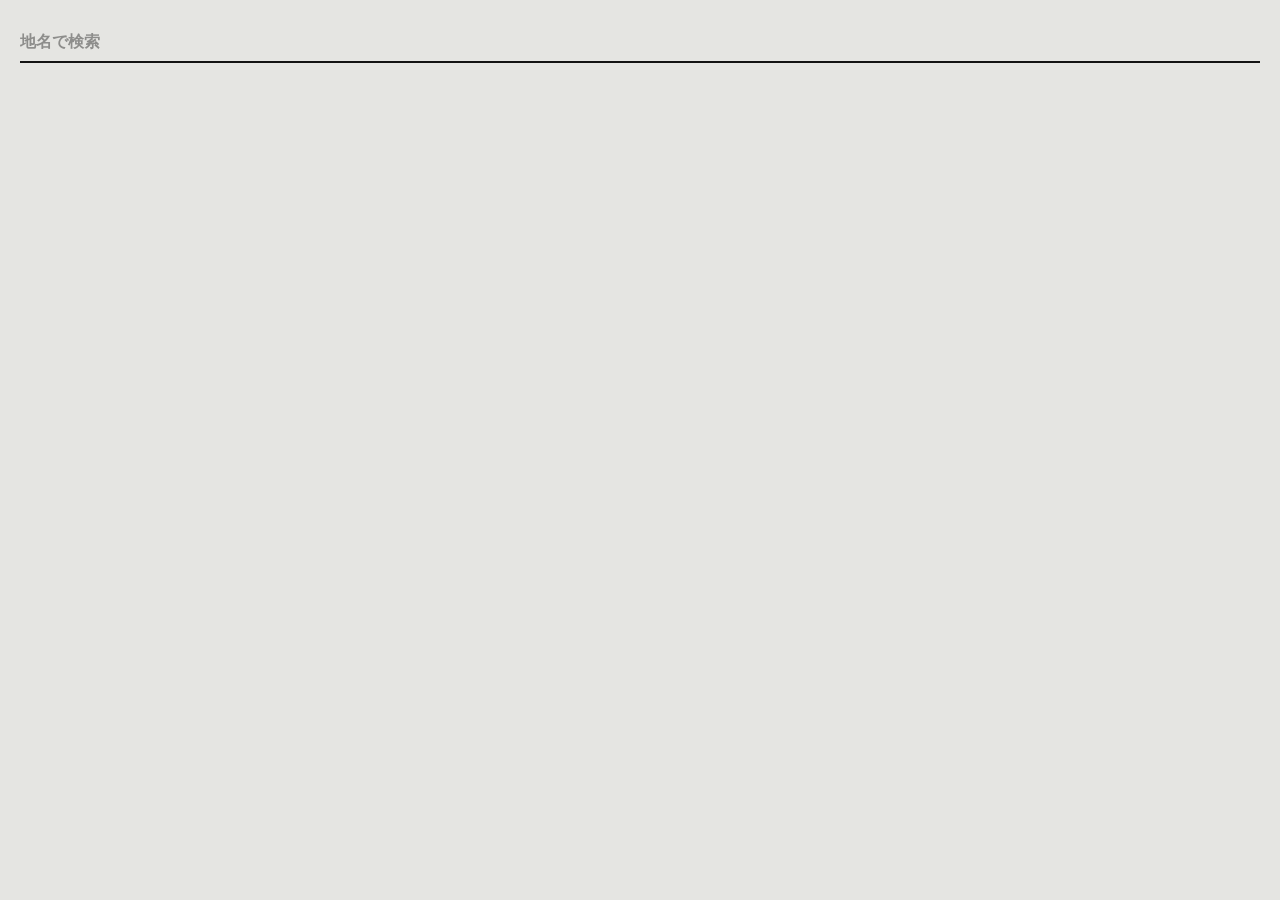
<file: widget/index.html>
<!DOCTYPE html>
<html lang="ja">
<head>
<meta charset="utf-8">
<meta name="viewport" content="width=device-width, initial-scale=1, viewport-fit=cover">
<meta name="robots" content="noindex">
<meta name="theme-color" content="#e5e5e2" media="(prefers-color-scheme: light)">
<meta name="theme-color" content="#141414" media="(prefers-color-scheme: dark)">
<meta name="apple-mobile-web-app-capable" content="yes">
<meta name="mobile-web-app-capable" content="yes">
<meta name="apple-mobile-web-app-status-bar-style" content="black-translucent">
<meta name="apple-mobile-web-app-title" content="気圧">
<title>気圧・体調アラーム ウィジェット</title>
<link rel="manifest" href="manifest.webmanifest">
<link rel="icon" href="icon-192.png" sizes="192x192" type="image/png">
<link rel="apple-touch-icon" href="apple-touch-icon.png">
<style>
  /* 参考画像の作法にならう。
     ・地は一色のべた塗り。カードも影も使わない。
     ・図はすべて一色の黒。差し色は赤の点ひとつだけ。
     ・言葉は、図で言えないことにだけ使う。
     ・一画面に収める。余りは目盛りの円が吸う。 */
  :root{
    color-scheme: light;
    --bg:        #e5e5e2;              /* べた塗りのライトグレー */
    --ink:       #131313;              /* ほぼ黒。図も文字もこれ一色 */
    --ink-soft:  rgba(19,19,19,.62);
    --ink-faint: rgba(19,19,19,.42);
    --rule:      rgba(19,19,19,.16);
    --band:      rgba(19,19,19,.085);  /* 要注意の時間帯 */
    --dim:       .17;                  /* 未点灯の目盛り */
    --accent:    #e02a1f;              /* 赤い点 */
    --knob:      #d0d0cb;              /* 更新ボタンの地 */
    --panel:     #dbdbd6;              /* グラフを載せる面 */
  }
  @media (prefers-color-scheme: dark){
    :root:not([data-theme="light"]){
      color-scheme: dark;
      --bg:        #141414;
      --ink:       #ececea;
      --ink-soft:  rgba(236,236,234,.62);
      --ink-faint: rgba(236,236,234,.40);
      --rule:      rgba(236,236,234,.18);
      --band:      rgba(236,236,234,.09);
      --dim:       .19;
      --accent:    #ff4d3d;
      --knob:      #2d2d2d;
      --panel:     #1e1e1e;
    }
  }

  *{ box-sizing:border-box; }
  html,body{ margin:0; padding:0; height:100%; }
  body{
    background: var(--bg);
    color: var(--ink);
    font-family: system-ui, -apple-system, "Segoe UI", sans-serif;
    -webkit-font-smoothing: antialiased;
    -webkit-tap-highlight-color: transparent;
    overflow: hidden;                  /* スクロールさせない */
  }
  /* 縦は画面のぶんだけ。伸び縮みは目盛りの円が引き受ける。 */
  .app{
    height: 100dvh;
    max-width: 420px;
    margin: 0 auto;
    padding: calc(env(safe-area-inset-top) + 10px) 20px
             calc(env(safe-area-inset-bottom) + 10px);
    display: flex;
    flex-direction: column;
    overflow: hidden;
  }
  .sr-only{
    position:absolute; width:1px; height:1px;
    margin:-1px; padding:0; overflow:hidden;
    clip:rect(0 0 0 0); white-space:nowrap; border:0;
  }

  /* ---------- 体調の目盛り：横線で描いた円 ---------- */
  /* 下から点灯する。満ちるほど負荷が大きい。言葉は使わない。 */
  .risk{
    flex: 1 1 auto;
    min-height: 100px;
    max-height: 58vh;
    /* 左右の余白ぶんまで使って、画面いっぱいに近づける */
    margin: 0 -20px;
    display:flex;
    align-items:center;
    justify-content:center;
  }
  .risk svg{ display:block; width:100%; height:100%; }
  .rr{
    stroke: var(--ink);
    stroke-linecap: butt;
    opacity: var(--dim);
    transition: opacity .45s ease;
  }
  .rr.on{ opacity: 1; }
  @media (prefers-reduced-motion: reduce){
    .rr{ transition: none; }
  }

  /* ---------- 状態のひとこと ---------- */
  .status{ flex:none; text-align:center; }

  /* 縦向きでは包み（.side / .pane）を透かし、順番だけ並べ直す。
     横向きのときにこの二つが左右の列になる。 */
  .side, .pane{ display: contents; }
  .risk    { order: 1; }
  .status  { order: 2; }
  .minmax  { order: 3; }
  .strip   { order: 4; }
  .plot    { order: 5; }
  .metrics { order: 6; }
  .foot-row{ order: 8; }
  .msg     { order: 9; }
  details.note{ order: 10; }
  .status-note{ margin-top: 9px; }
  .status-note{
    font-size: 13px;
    color: var(--ink-soft);
    line-height: 1.4;
    font-variant-numeric: tabular-nums;
  }
  .status-note:empty{ display:none; }
  .minmax{
    display:flex;
    justify-content:center;
    align-items: baseline;
    gap: 16px;
    margin-top: 5px;
    font-variant-numeric: tabular-nums;
    font-size: 15px;
    font-weight: 700;
    letter-spacing: -0.02em;
  }
  .minmax .k{
    font-size: 9px;
    font-weight: 700;
    letter-spacing: .1em;
    color: var(--ink-faint);
    margin-right: 4px;
    text-transform: uppercase;
  }
  .minmax .u{ font-size: 10px; color: var(--ink-faint); }

  /* ---------- 3時間ごとの気圧 ---------- */
  /* 大きな数字をやめたので、いまの気圧はこの列の左端が受け持つ。 */
  .strip{
    flex:none;
    display:grid;
    grid-template-columns: repeat(5, 1fr);
    font-variant-numeric: tabular-nums;
    margin-top: 9px;
  }
  .strip div{ text-align:center; }
  .strip .h{ font-size: 10px; color: var(--ink-faint); letter-spacing: .04em; }
  .strip .v{ font-size: 16px; font-weight: 700; margin-top: 3px; letter-spacing: -0.02em; }
  .strip .now .h{ color: var(--ink); }
  .strip .now .v{ font-size: 21px; font-weight: 800; }

  /* ---------- 気圧のグラフ ---------- */
  .plot{ flex:none; margin-top: 8px; touch-action: pan-y; }
  .plot-box{
    background: var(--panel);
    border-radius: 14px;
    padding: 9px 10px;
  }
  .plot svg{ display:block; width:100%; height:auto; overflow:visible; }
  .plot-foot{
    display:flex;
    justify-content:space-between;
    margin-top: 6px;
    font-size: 10px;
    color: var(--ink-faint);
    letter-spacing: .06em;
    font-variant-numeric: tabular-nums;
    min-height: 1.2em;
  }
  .plot-foot .mid{ color: var(--ink-soft); }
  .plot-note{
    margin-top: 5px;
    font-size: 10px;
    color: var(--ink-faint);
    display:flex;
    align-items:center;
    gap: 6px;
    min-height: 11px;
  }
  .plot-note:empty::before{ display:none; }
  .plot-note::before{
    content:"";
    flex: none;
    width: 14px; height: 9px;
    background: var(--band);
    box-shadow: inset 0 0 0 1px var(--rule);
  }

  /* ---------- 気温・湿度 ---------- */
  /* 単位そのものが見出しになるので、言葉は置かない。 */
  /* 気圧のグラフの下に、湿度と気温を左右に並べる。
     それぞれ 数字が左、推移が右。 */
  .metrics{
    flex:none;
    display:flex;
    gap: 14px;
    margin-top: 8px;
    border-top: 1px solid var(--rule);
  }
  .metric{
    flex: 1 1 0;
    min-width: 0;
    display:flex;
    align-items:center;
    gap: 10px;
    padding: 9px 0;
  }
  .metric + .metric{ border-left: 1px solid var(--rule); padding-left: 14px; }
  .row-value{
    font-size: 21px;
    font-weight: 800;
    font-variant-numeric: tabular-nums;
    flex: none;
    letter-spacing: -0.03em;
    white-space: nowrap;
  }
  .row-value .u{ font-size: 12px; font-weight: 700; color: var(--ink-faint); margin-left: 1px; }
  .row-spark{ flex: 1; min-width: 0; touch-action: pan-y; }
  .row-spark svg{ display:block; width:100%; height:auto; }

  /* ---------- 足もと：赤い点で更新、右の点で地名 ---------- */
  .foot-row{
    flex:none;
    display:flex;
    align-items:center;
    justify-content:space-between;
    gap: 12px;
    padding-top: 10px;
  }
  .dot{
    width: 44px; height: 44px;
    flex:none;
    padding: 0;
    border: none;
    border-radius: 50%;
    background: var(--knob);
    display:flex; align-items:center; justify-content:center;
    transition: transform .15s ease;
  }
  .dot::before{
    content:"";
    width: 18px; height: 18px;
    border-radius: 50%;
    background: var(--accent);
  }
  .dot:active{ transform: scale(.92); }
  .dot[aria-busy="true"]{ animation: pulse 1s ease-in-out infinite; }
  @keyframes pulse{ 0%,100%{ opacity:1; } 50%{ opacity:.35; } }
  @media (prefers-reduced-motion: reduce){
    .dot[aria-busy="true"]{ animation:none; opacity:.55; }
  }
  .glyph{
    width: 44px; height: 44px;
    flex:none;
    padding: 0;
    border: 2px solid var(--ink);
    border-radius: 12px;
    background: none;
    color: var(--ink);
    display:flex; align-items:center; justify-content:center;
  }
  .glyph svg{ width: 19px; height: 19px; }
  .glyph:active{ background: var(--band); }
  /* 押されている間は地と図を入れ替える。言葉を足さずに状態を出す。 */
  .glyph[aria-pressed="true"]{ background: var(--ink); color: var(--bg); }
  .glyph.gone{ display: none; }
  .foot-row .t{
    flex: 1;
    text-align:center;
    font-size: 13px;
    font-weight: 700;
    color: var(--ink-soft);
    font-variant-numeric: tabular-nums;
    letter-spacing: .04em;
  }

  .msg{
    flex:none;
    font-size: 11px;
    color: var(--ink-faint);
    line-height:1.5;
    margin-top: 6px;
    max-height: 3em;
    overflow: hidden;
  }
  .msg:empty{ display:none; }

  /* ---------- 地名の検索・ことわり：どちらも別の面として開く ---------- */
  /* 本体を一画面に収めたいので、開くものは上に重ねる。 */
  .sheet{
    position: fixed;
    inset: 0;
    z-index: 20;
    background: var(--bg);
    padding: calc(env(safe-area-inset-top) + 22px) 20px
             calc(env(safe-area-inset-bottom) + 22px);
    overflow-y: auto;
    -webkit-overflow-scrolling: touch;
  }
  .search.hidden{ display:none; }
  .search input{
    width:100%;
    border:none;
    border-bottom: 2px solid var(--rule);
    background: transparent;
    color: var(--ink);
    padding: 10px 0;
    font-size: 16px;
    font-family: inherit;
    font-weight: 600;
  }
  .search input::placeholder{ color: var(--ink-faint); }
  .search input:focus{ outline:none; border-bottom-color: var(--ink); }
  .search ul{ list-style:none; margin: 2px 0 0; padding:0; }
  .search li{
    padding: 14px 0;
    font-size: 15px;
    font-weight: 600;
    border-bottom: 1px solid var(--rule);
  }
  .search li:active{ color: var(--ink-soft); }
  .search li.empty{ color: var(--ink-faint); border:none; font-weight: 400; }

  details.note{ flex:none; margin-top: 4px; }
  details.note summary{
    list-style:none;
    font-size: 10px;
    color: var(--ink-faint);
    letter-spacing: .14em;
    text-transform: uppercase;
  }
  details.note summary::-webkit-details-marker{ display:none; }
  details.note[open]{
    position: fixed;
    inset: 0;
    z-index: 20;
    margin: 0;
    background: var(--bg);
    padding: calc(env(safe-area-inset-top) + 22px) 20px
             calc(env(safe-area-inset-bottom) + 22px);
    overflow-y: auto;
  }
  details.note p{
    font-size: 12px;
    line-height: 1.75;
    color: var(--ink-faint);
    margin: 14px 0 0;
    max-width: 420px;
  }
  details.note a{ color: var(--ink-soft); }

  /* 背の低い画面でも一画面に収める */
  @media (max-height: 730px){
    .app{ padding-top: calc(env(safe-area-inset-top) + 10px);
          padding-bottom: calc(env(safe-area-inset-bottom) + 8px); }
    .risk{ min-height: 78px; max-height: 46vh; }
    .status-note{ margin-top: 7px; font-size: 12px; }
    .plot-box{ padding: 6px 8px; border-radius: 12px; }
    .minmax{ margin-top: 3px; font-size: 14px; }
    .strip{ margin-top: 12px; }
    .strip .v{ font-size: 15px; margin-top: 3px; }
    .strip .now .v{ font-size: 19px; }
    .plot{ margin-top: 8px; }
    .plot-foot{ margin-top: 4px; }
    .plot-note{ margin-top: 4px; min-height: 10px; }
    .row-temp{ margin-top: 6px; }
    .row{ padding: 9px 0; }
    .row-value{ font-size: 19px; }
    .foot-row{ padding-top: 10px; }
    .dot, .glyph{ width: 40px; height: 40px; }
    .dot::before{ width: 15px; height: 15px; }
    .msg{ margin-top: 6px; }
    details.note{ margin-top: 6px; }
  }

  /* ---------- 横向き ---------- */
  /* 円を左に、それ以外を右半分に。右半分は縦に積むと入りきらないので、
     横向きで増えた幅を使って2列に分ける。 */
  @media (orientation: landscape) and (max-height: 620px){
    /* 左は円と最高最低、右はそれ以外。右の列の上端と下端が
       円の上端と下端にそろうよう、格子の1行目を二人で分け合う。 */
    .app{
      display: grid;
      grid-template-columns: auto minmax(0, 1fr) auto;
      grid-template-rows: minmax(0, 1fr) auto;
      column-gap: 20px;
      max-width: 1000px;
      padding: calc(env(safe-area-inset-top) + 12px)
               max(env(safe-area-inset-right), 18px)
               calc(env(safe-area-inset-bottom) + 12px)
               max(env(safe-area-inset-left), 18px);
    }
    .side{ display: contents; }
    .risk{
      grid-column: 1; grid-row: 1;
      min-height: 0;
      max-height: none;
      margin: 0;
    }
    /* 高さを先に決め、幅はそれに従わせる。円が1行目いっぱいに立つ。 */
    .risk svg{ width: auto; height: 100%; max-width: 44vw; }
    .minmax{ grid-column: 1; grid-row: 2; margin-top: 10px; }

    .pane{
      grid-column: 2; grid-row: 1;
      display: flex;
      flex-direction: column;
      min-width: 0;
      min-height: 0;
    }
    /* 余った高さは気圧のグラフが引き受ける。枠の縦横比は描くときに
       実寸から決めるので、丸も文字もゆがまない。 */
    .plot{
      flex: 1 1 auto;
      min-height: 0;
      display: flex;
      flex-direction: column;
    }
    .plot-box{ flex: 1 1 auto; min-height: 90px; }
    .plot-box svg{ height: 100%; }
    .metrics{ padding-top: 10px; }
    .status{ margin-top: 0; }
    .strip{ margin-top: 8px; }
    details.note{ margin-top: 8px; }

    /* 更新と検索は右端に縦に積む。時刻はそのあいだ。 */
    .foot-row{
      grid-column: 3; grid-row: 1 / span 2;
      align-self: center;
      flex-direction: column;
      justify-content: center;
      align-items: center;
      gap: 14px;
      padding-top: 0;
    }
    .foot-row .t{ flex: none; }
  }

  /* 横向きで背も低い端末。縦に余裕がないので間を詰める。 */
  @media (orientation: landscape) and (max-height: 430px){
    .strip{ margin-top: 5px; }
    .plot{ margin-top: 5px; }
    .plot-foot{ margin-top: 4px; }
    .plot-note{ margin-top: 4px; min-height: 10px; }
    .minmax{ margin-top: 6px; }
    .metrics{ padding-top: 6px; }
    .metric{ padding: 6px 0; }
    .foot-row{ gap: 10px; }
    details.note{ margin-top: 5px; }
  }

  /* 横向きで幅も小さい端末。列が細くなるので文字を一段落とす。 */
  @media (orientation: landscape) and (max-height: 620px) and (max-width: 780px){
    /* 幅が足りないので円を控えめにし、そのぶん右の列に回す */
    .risk svg{ max-width: 37vw; }
    .status-note{ font-size: 12px; }
    .minmax{ font-size: 14px; gap: 12px; }
    .strip .h{ font-size: 9px; }
    .strip{ column-gap: 4px; }
    .strip .v{ font-size: 12px; letter-spacing: -0.04em; }
    .strip .now .v{ font-size: 15px; }
    .row-value{ font-size: 18px; width: 3.3em; }
    .foot-row .t{ font-size: 12px; }
  }
</style>
</head>
<body>
<div class="app">

 <div class="side">
  <div class="risk">
    <svg id="riskCircle" viewBox="0 0 200 200" role="img"
         aria-labelledby="statusWord"></svg>
  </div>

  <div class="minmax">
    <span><span class="k">max</span><span id="tMax">--</span><span class="u">°</span></span>
    <span><span class="k">min</span><span id="tMin">--</span><span class="u">°</span></span>
  </div>
 </div>

 <div class="pane">
  <div class="status" id="status" data-level="good">
    <div class="sr-only" id="statusWord">読み込み中</div>
    <div class="sr-only" id="heroValue">--</div>
    <div class="status-note" id="statusNote"></div>
  </div>

  <div class="strip" id="strip"></div>

  <div class="plot" id="plot">
    <div class="plot-box">
      <svg id="chartPressure" viewBox="0 0 320 104" preserveAspectRatio="none"
           role="img" aria-label="気圧の推移"></svg>
    </div>
    <div class="plot-foot">
      <span>−12h</span>
      <span class="mid" id="plotMid">現在</span>
      <span>+12h</span>
    </div>
    <div class="plot-note" id="plotNote"></div>
  </div>

  <div class="metrics">
    <div class="metric">
      <div class="row-value"><span id="humidityValue">--</span><span class="u">%</span></div>
      <div class="row-spark"><svg id="chartHumidity" viewBox="0 0 100 24" preserveAspectRatio="none"
        role="img" aria-label="湿度の推移"></svg></div>
    </div>
    <div class="metric">
      <div class="row-value"><span id="tempValue">--</span><span class="u">°C</span></div>
      <div class="row-spark"><svg id="chartTemp" viewBox="0 0 100 24" preserveAspectRatio="none"
        role="img" aria-label="気温の推移"></svg></div>
    </div>
  </div>

  <div class="msg" id="msg"></div>

  <details class="note">
    <summary>体調の目安について</summary>
    <p>気圧・気温・湿度の変化にもとづく一般的な目安です。医学的な診断ではありません。体調がすぐれないときは無理をせず、症状が続く場合は医療機関にご相談ください。</p>
    <p>気象データ: <a href="https://open-meteo.com/" target="_blank" rel="noopener">Open-Meteo</a></p>
    <p>表示中のバージョン: <span id="buildId">-</span></p>
    <p>最後の通信: <span id="netNote">-</span></p>
  </details>
 </div>

 <div class="foot-row">
   <button class="dot" id="refreshBtn" type="button" aria-label="更新"></button>
   <span class="t" id="footTime"></span>
   <button class="glyph" id="wakeBtn" type="button"
           aria-label="画面を消さない" aria-pressed="false">
     <svg viewBox="0 0 24 24" fill="none" stroke="currentColor" stroke-width="2.2"
          stroke-linecap="round" aria-hidden="true">
       <circle cx="12" cy="12" r="4.1"/>
       <path d="M12 2.4v2.6M12 19v2.6M2.4 12h2.6M19 12h2.6M5.2 5.2l1.9 1.9M16.9 16.9l1.9 1.9M18.8 5.2l-1.9 1.9M7.1 16.9l-1.9 1.9"/>
     </svg>
   </button>
   <button class="glyph" id="placeBtn" type="button" aria-label="地名を変える">
     <span class="sr-only" id="placeName">…</span>
     <svg viewBox="0 0 24 24" fill="none" stroke="currentColor" stroke-width="2.4"
          stroke-linecap="round" stroke-linejoin="round" aria-hidden="true">
       <circle cx="11" cy="11" r="7"/><path d="M16.5 16.5L21 21"/>
     </svg>
   </button>
 </div>

  <div class="search sheet hidden" id="search">
    <input type="text" id="geoInput" placeholder="地名で検索" autocomplete="off"
           autocorrect="off" spellcheck="false" enterkeyhint="search">
    <ul id="geoResults"></ul>
  </div>


</div>

<script>
(function(){
  "use strict";

  // 画面が更新されたかを端末側で確かめられるようにする。
  var BUILD = "v46";
  var WINDOW_H   = 12;              // グラフに映す前後の時間
  var TICK_MS    = 5 * 60 * 1000;   // 取得と文面の入れ替えの間隔
  var REFRESH_MS = TICK_MS;
  var LOCATION_KEY = "wxwidget.location.v2";
  var CACHE_KEY    = "wxwidget.cache.v2";

  var $ = function(id){ return document.getElementById(id); };
  var els = {
    placeBtn:$("placeBtn"), placeName:$("placeName"),
    heroValue:$("heroValue"),
    status:$("status"), statusWord:$("statusWord"), statusNote:$("statusNote"),
    riskCircle:$("riskCircle"), netNote:$("netNote"),
    tMax:$("tMax"), tMin:$("tMin"),
    strip:$("strip"),
    plot:$("plot"), chartPressure:$("chartPressure"), plotMid:$("plotMid"),
    plotNote:$("plotNote"),
    tempValue:$("tempValue"), humidityValue:$("humidityValue"),
    chartTemp:$("chartTemp"), chartHumidity:$("chartHumidity"),
    refreshBtn:$("refreshBtn"), wakeBtn:$("wakeBtn"), footTime:$("footTime"),
    search:$("search"), geoInput:$("geoInput"), geoResults:$("geoResults"),
    msg:$("msg")
  };

  function setMsg(t){ els.msg.textContent = t || ""; }

  // ---------- storage ----------

  function readJSON(k){
    try{ var r = localStorage.getItem(k); return r ? JSON.parse(r) : null; }catch(e){ return null; }
  }
  function writeJSON(k,v){ try{ localStorage.setItem(k, JSON.stringify(v)); }catch(e){} }

  function loadPref(){ return readJSON(LOCATION_KEY) || { mode:"auto" }; }
  function savePref(p){ writeJSON(LOCATION_KEY, p); }

  // ---------- geolocation ----------

  // getCurrentPosition の timeout は許可が下りてから数え始める仕様のため、
  // 許可プロンプトが放置されると永久に返らない。実時間で打ち切る。
  function withDeadline(promise, ms){
    return new Promise(function(resolve, reject){
      var settled = false;
      var timer = setTimeout(function(){
        if(!settled){ settled = true; reject(new Error("deadline")); }
      }, ms);
      promise.then(function(v){
        if(!settled){ settled = true; clearTimeout(timer); resolve(v); }
      }, function(e){
        if(!settled){ settled = true; clearTimeout(timer); reject(e); }
      });
    });
  }

  // fetch は返らないまま止まることがある（復帰直後の iOS、圏外から
  // つながりかけの瞬間など）。待ち続けると取得中の印が立ったままになり、
  // 以後の更新が素通りしてしまうので、実時間で打ち切って中断する。
  var NET_MS = 15000;
  function netFetch(url, opts){
    var ctrl = (typeof AbortController === "function") ? new AbortController() : null;
    var o = { cache: "no-store" };
    if(opts){ for(var k in opts){ if(Object.prototype.hasOwnProperty.call(opts,k)) o[k] = opts[k]; } }
    if(ctrl) o.signal = ctrl.signal;
    return withDeadline(fetch(url, o), NET_MS).catch(function(e){
      if(ctrl){ try{ ctrl.abort(); }catch(_){} }
      // 打ち切りか、そもそもつながらなかったかを区別できるようにする
      e.netKind = (e && e.message === "deadline") ? "timeout" : "offline";
      throw e;
    });
  }

  function getCurrentPosition(){
    return withDeadline(new Promise(function(resolve, reject){
      if(!("geolocation" in navigator)){ reject(new Error("unsupported")); return; }
      navigator.geolocation.getCurrentPosition(
        function(pos){ resolve({ lat:pos.coords.latitude, lon:pos.coords.longitude }); },
        reject,
        { enableHighAccuracy:false, timeout:10000, maximumAge:60000 }
      );
    }), 12000);
  }

  function reverseName(lat, lon){
    return netFetch("https://geocoding-api.open-meteo.com/v1/search?latitude=" + lat +
      "&longitude=" + lon + "&count=1&language=ja&format=json")
      .then(function(r){ return r.ok ? r.json() : null; })
      .then(function(j){ return (j && j.results && j.results[0] && j.results[0].name) || "現在地"; })
      .catch(function(){ return "現在地"; });
  }

  function geocodeSearch(q){
    return netFetch("https://geocoding-api.open-meteo.com/v1/search?name=" +
      encodeURIComponent(q) + "&count=5&language=ja&format=json")
      .then(function(r){ if(!r.ok) throw new Error("geocode"); return r.json(); })
      .then(function(j){ return j.results || []; });
  }

  // ---------- weather ----------

  // hourly は毎時ちょうど、current.time は分を含むため両者は一致しない。
  // 観測地点の現地時刻から「今の時間帯」を直接求める。
  function computeNowIndex(times, utcOffsetSeconds){
    var localNow = new Date(Date.now() + (utcOffsetSeconds || 0) * 1000);
    var key = localNow.toISOString().slice(0, 13);
    for(var i = 0; i < times.length; i++){
      if(times[i].slice(0, 13) === key) return i;
    }
    var best = 0;
    for(var j = 0; j < times.length; j++){
      if(times[j].slice(0, 13) <= key) best = j; else break;
    }
    return best;
  }

  function fetchWeather(lat, lon){
    return netFetch("https://api.open-meteo.com/v1/forecast" +
      "?latitude=" + encodeURIComponent(lat) +
      "&longitude=" + encodeURIComponent(lon) +
      "&hourly=temperature_2m,relative_humidity_2m,pressure_msl" +
      // 毎時の値とは別に「現在値」も受け取る。毎時の刻みより短い間隔で
      // 更新されるため、数分おきに見にきたときに実際の値が動く。
      "&current=temperature_2m,relative_humidity_2m,pressure_msl" +
      "&past_days=1&forecast_days=2&timezone=auto"
    ).then(function(res){
      if(!res.ok){
        var he = new Error("forecast-" + res.status);
        he.netKind = "http"; he.status = res.status;
        throw he;
      }
      return res.json();
    }).then(function(json){
      var times = json.hourly.time;
      var cur = json.current || null;
      return {
        times: times,
        pressure: json.hourly.pressure_msl,
        temp: json.hourly.temperature_2m,
        humidity: json.hourly.relative_humidity_2m,
        nowIndex: computeNowIndex(times, json.utc_offset_seconds),
        // cur は「取得した時間帯」の実測値。時計が次の時間帯へ進んだら
        // 使わない（どの時間帯のものかを覚えておく）。
        curIndex: computeNowIndex(times, json.utc_offset_seconds),
        utcOffset: json.utc_offset_seconds || 0,
        cur: cur ? {
          pressure: cur.pressure_msl,
          temp: cur.temperature_2m,
          humidity: cur.relative_humidity_2m
        } : null
      };
    });
  }

  // ---------- alarm ----------

  var THRESH = {
    warning:  { past3:-2, past6:-3, future6:-3 },
    serious:  { past3:-4, past6:-6, future6:-5 },
    critical: { past3:-6, past6:-9, future6:-8 }
  };
  var ORDER = { good:0, warning:1, serious:2, critical:3 };
  var WORD  = { good:"問題なし", warning:"注意", serious:"警戒", critical:"厳重警戒" };

  // 気圧ではなく湿度・気温で針が振れたときの言い方
  var NON_PRESSURE_WORD = {
    muggy:    "蒸し暑さが重なっています",
    humid:    "湿度が高い状態です",
    dry:      "空気が乾いています",
    hot:      "気温が高い状態です",
    cold:     "気温が低い状態です",
    tempFall: "気温が下がっています",
    tempRise: "気温が上がっています",
    coolDown: "この先気温が下がります",
    swing:    "気温差が大きい一日です"
  };

  function back(a,i,n){ var j=i-n; if(j<0||i>=a.length||a[j]==null||a[i]==null) return null; return a[i]-a[j]; }
  function ahead(a,i,n){ var j=i+n; if(j>=a.length||a[j]==null||a[i]==null) return null; return a[j]-a[i]; }
  function levelFor(d,k){
    if(d==null) return "good";
    if(d<=THRESH.critical[k]) return "critical";
    if(d<=THRESH.serious[k])  return "serious";
    if(d<=THRESH.warning[k])  return "warning";
    return "good";
  }

  // いま何が起きているかを、気圧の動き方そのもので言い表す。
  function pastPhrase(r){
    if(r == null)   return "確認中";
    if(r <= -6)     return "急降下しています";
    if(r <= -4)     return "大きく下降中";
    if(r <= -2)     return "下降しています";
    if(r <= -0.8)   return "ゆるやかに低下";
    if(r <   0.8)   return "落ち着いています";
    if(r <   2.5)   return "ゆるやかに回復";
    return "上昇しています";
  }
  function futurePhrase(r){
    if(r <= -8) return "まもなく急降下";
    if(r <= -5) return "まもなく大きく下降";
    return "これから下がります";
  }

  // 気圧以外の目立つ変化を拾う。体調に響きやすい順に並べる。
  function weatherNotes(d){
    var i=d.nowIndex, out=[];
    var hum=d.humidity[i], tp=d.temp[i];
    var dT3=back(d.temp,i,3), fT6=ahead(d.temp,i,6);
    var day=dayRange(d);

    if(dT3!=null && dT3<=-4) out.push({k:"tempFall", t:"3時間で気温 "+dT3.toFixed(1)+"°"});
    if(dT3!=null && dT3>=5)  out.push({k:"tempRise", t:"3時間で気温 +"+dT3.toFixed(1)+"°"});
    if(hum!=null && tp!=null && hum>=80 && tp>=24) out.push({k:"muggy", t:"湿度 "+Math.round(hum)+"%"});
    else if(hum!=null && hum>=85) out.push({k:"humid", t:"湿度 "+Math.round(hum)+"%"});
    else if(hum!=null && hum<=30) out.push({k:"dry",   t:"湿度 "+Math.round(hum)+"%"});
    if(day && day.hi!=null && day.lo!=null && (day.hi-day.lo)>=10)
      out.push({k:"swing", t:"気温差 "+Math.round(day.hi-day.lo)+"°"});
    if(fT6!=null && fT6<=-5) out.push({k:"coolDown", t:"この先6時間 "+fT6.toFixed(1)+"°"});
    if(tp!=null && tp<=5)  out.push({k:"cold", t:"気温 "+tp.toFixed(1)+"°"});
    if(tp!=null && tp>=30) out.push({k:"hot",  t:"気温 "+tp.toFixed(1)+"°"});
    return out;
  }

  function dayRange(d){
    var today = new Date(Date.now() + (d.utcOffset||0)*1000).toISOString().slice(0,10);
    var hi=null, lo=null;
    for(var i=0;i<d.times.length;i++){
      if(d.times[i].slice(0,10)!==today) continue;
      var t=d.temp[i];
      if(t==null) continue;
      if(hi==null||t>hi) hi=t;
      if(lo==null||t<lo) lo=t;
    }
    return { hi:hi, lo:lo };
  }

  // ゲージの目盛り 0〜9。気圧の下がり方を主軸に、湿度と気温を上乗せする。
  //   気圧 … 0.7hPa/3時間 ごとに1点。6時間と予報も同じ重みに揃えて最大を採る
  //   湿度 … 62%を超えたぶんを9で割る。蒸し暑さは別に上乗せ（最大4.5点）
  //   気温 … 下がり幅と、極端な暑さ寒さ（最大1.5点）
  function riskOf(d){
    var p = d.pressure, i = d.nowIndex;
    var d3 = back(p,i,3), d6 = back(p,i,6), f6 = ahead(p,i,6);
    function fall(x){ return (x == null) ? 0 : Math.max(0, -x); }

    var sp = Math.max(
      fall(d3) / 0.7,     // -2hPa/3時間 で 3点
      fall(d6) / 1.25,
      fall(f6) / 1.5
    );

    var hum = d.humidity[i], tp = d.temp[i];
    var sh = 0;
    if(hum != null){
      if(hum > 62) sh += (hum - 62) / 9;         // 80%で2.0点、90%で3.1点
      if(hum <= 32) sh += (32 - hum) / 11;       // 乾燥も負荷とみなす
      if(hum >= 72 && tp != null && tp >= 25) sh += 1.0;  // 蒸し暑さ
    }
    sh = Math.min(4.5, sh);

    var st = 0;
    var dT3 = back(d.temp, i, 3), fT6 = ahead(d.temp, i, 6);
    st += fall(dT3) / 4;
    st += fall(fT6) / 6;
    if(tp != null && (tp <= 5 || tp >= 31)) st += 0.8;
    st = Math.min(1.5, st);

    return Math.max(0, Math.min(9, Math.round(sp + sh + st)));
  }

  function computeAlarm(d){
    var p=d.pressure, i=d.nowIndex;
    var d3=back(p,i,3), d6=back(p,i,6), f6=ahead(p,i,6);
    var lv=[levelFor(d3,"past3"), levelFor(d6,"past6"), levelFor(f6,"future6")];
    var level="good";
    lv.forEach(function(l){ if(ORDER[l]>ORDER[level]) level=l; });

    // 先の下降のほうが重いときは、これから起きることを見出しにする
    var futureLeads = ORDER[lv[2]] > Math.max(ORDER[lv[0]], ORDER[lv[1]]);
    var word = futureLeads ? futurePhrase(f6) : pastPhrase(d3);

    var notes = weatherNotes(d);
    var pLevel = level;   // 注記の組み立ては気圧の段階で決める

    // 気圧が穏やかでも湿度や気温で針が振れることがある。針と、
    // 色・読み上げ・対策の見出しが食い違わないよう、段階を引き上げる。
    var risk = riskOf(d);
    var byRisk = risk>=7 ? "critical" : risk>=5 ? "serious" : risk>=3 ? "warning" : "good";
    if(ORDER[byRisk] > ORDER[level]){
      level = byRisk;
      word = NON_PRESSURE_WORD[notes.length ? notes[0].k : ""] || "気圧以外の負荷があります";
    }
    var lines = [];
    var note = "";
    if(pLevel!=="good"){
      // 「低下」で向きは伝わるので数値の符号は外す
      var c=[];
      if(d3!=null&&ORDER[lv[0]]>0) c.push({v:d3,t:"3時間 "+d3.toFixed(1)+"hPa"});
      if(d6!=null&&ORDER[lv[1]]>0) c.push({v:d6,t:"6時間 "+d6.toFixed(1)+"hPa"});
      if(f6!=null&&ORDER[lv[2]]>0) c.push({v:f6,t:"この先6時間 "+f6.toFixed(1)+"hPa"});
      c.sort(function(a,b){ return a.v-b.v; });
      if(c.length) lines.push(c[0].t);
      if(notes.length) lines.push(notes[0].t);
    }else{
      // 穏やかなときこそ、気圧以外の変化を伝える
      if(notes.length) lines.push(notes[0].t);
      if(notes.length > 1) lines.push(notes[1].t);
    }
    note = lines.join(" · ");
    return { level:level, word:word, note:note, lines:lines, notes:notes,
             risk: risk,
             d3:d3, d6:d6, f6:f6, hum:d.humidity[i], temp:d.temp[i] };
  }

  // ---------- self-care ----------
  // ---------- format ----------

  // 通信がうまくいかなかったとき、何が起きたのかを短く言う。
  // 「更新できませんでした」だけでは、電波なのか相手側なのか分からない。
  function renderNetNote(){
    if(!els.netNote) return;
    var e = state.lastError;
    if(e){
      els.netNote.textContent = localClock(state.data ? state.data.utcOffset : 0) + " 失敗（" + e.why + "）";
    }else if(state.fetchedAt){
      els.netNote.textContent = describeAge(state.fetchedAt) + " 成功";
    }else{
      els.netNote.textContent = "-";
    }
  }

  function describeNetError(e){
    if(!e) return "原因不明";
    if(e.netKind === "timeout") return "応答がありません";
    if(e.netKind === "http")    return "気象サーバーの応答 " + e.status;
    if(e.netKind === "offline") return "接続できません";
    if(e.message && e.message.indexOf("forecast-") === 0) return "気象サーバーの応答 " + e.message.slice(9);
    return "原因不明";
  }

  function describeAge(ms){
    var min=Math.floor((Date.now()-ms)/60000);
    if(min<1) return "たった今";
    if(min<60) return min+"分前";
    var h=Math.floor(min/60);
    if(h<24) return h+"時間前";
    return Math.floor(h/24)+"日前";
  }
  function hhmm(iso){ return iso.slice(11,16); }
  function hourOf(iso){ return iso.slice(11,13); }
  function localClock(off){ return new Date(Date.now()+(off||0)*1000).toISOString().slice(11,16); }

  // ---------- 時計に追従させる ----------

  // 取得した毎時の並びは、前日 0時 から翌日 23時 まで入っている。
  // 「今」の位置を取得したときのまま固定してしまうと、通信が途切れている
  // あいだ画面が丸ごと止まる。グラフの現在線も危険度も時刻の帯も動かず、
  // 最高最低気温だけが時計どおりに変わるので、更新できていないように見える。
  // 手元にあるデータは先の時間帯まで持っているのだから、描くたびに
  // 時計から引き直せば、通信が戻るまでのあいだも正しく進む。
  function syncNow(d){
    if(!d || !d.times || !d.times.length) return d;
    var i = computeNowIndex(d.times, d.utcOffset);
    if(i !== d.nowIndex){
      d.nowIndex = i;
      state.scrub = null;      // 位置がずれるので、なぞった跡は消す
    }
    return d;
  }

  // 手元のデータが今の時間帯を含んでいるか。含まなくなったら、
  // もう表示できる内容がないので更新を促す。
  function covers(d){
    if(!d || !d.times || !d.times.length) return false;
    var key = new Date(Date.now() + (d.utcOffset||0)*1000).toISOString().slice(0,13);
    return d.times[0].slice(0,13) <= key && key <= d.times[d.times.length-1].slice(0,13);
  }

  // 実測の「現在値」は、取得した時間帯のあいだだけ毎時の値より確か。
  // 時計が先へ進んだら毎時の値に戻す。
  function liveCur(d){
    if(!d || !d.cur) return null;
    // どの時間帯のものか分からない古い形のキャッシュは、毎時の値に譲る
    if(d.curIndex == null) return null;
    return (d.curIndex === d.nowIndex) ? d.cur : null;
  }

  // ---------- svg ----------

  // グラフは全期間ではなく現在の前後 WINDOW_H 時間だけを映す。
  function win(){
    var d=state.data;
    return {
      s: Math.max(0, d.nowIndex - WINDOW_H),
      e: Math.min(d.times.length - 1, d.nowIndex + WINDOW_H)
    };
  }

  var NS="http://www.w3.org/2000/svg";
  function mk(tag,a){ var n=document.createElementNS(NS,tag); for(var k in a) n.setAttribute(k,a[k]); return n; }
  function clear(s){ while(s.firstChild) s.removeChild(s.firstChild); }
  function scaleOf(vals,minSpan,edgePad){
    var v=vals.filter(function(x){ return x!=null; });
    if(!v.length) return null;
    var lo=Math.min.apply(null,v), hi=Math.max.apply(null,v), span=hi-lo;
    if(span<minSpan){ var pad=(minSpan-span)/2; lo-=pad; hi+=pad; }
    else { var e=span*(edgePad==null ? 0.15 : edgePad); lo-=e; hi+=e; }
    // ゼロ線を真ん中に置くため、上下の振れ幅をそろえる
    var mid=(lo+hi)/2, half=Math.max(mid-lo, hi-mid);
    return {lo:mid-half, hi:mid+half};
  }
  function pathOf(pts){
    return pts.map(function(p,i){ return (i?"L":"M")+p[0].toFixed(1)+","+p[1].toFixed(1); }).join("");
  }

  // 主グラフ。塗りも目盛りも置かず、線一本と現在位置だけで読ませる。
  // 3時間あたりの下がり幅が注意水準（-2hPa）に達する区間を洗い出す。
  // 連続する区間はひと続きにまとめる。
  function cautionBands(p){
    var bands=[], cur=null;
    for(var i=0; i+3 < p.length; i++){
      if(p[i]==null || p[i+3]==null){ continue; }
      var drop = p[i+3] - p[i];
      if(drop <= THRESH.warning.past3){
        if(cur) cur.e = i+3;
        else cur = { s:i, e:i+3 };
      }else if(cur){
        bands.push(cur); cur = null;
      }
    }
    if(cur) bands.push(cur);
    return bands;
  }

  // 主グラフ。縦軸は気圧そのものではなく、1時間あたりの変化量。
  // 音の波形の振幅がエネルギーであるのと同じで、大きく振れているほど
  // 気圧が速く動いている。赤い横線が「変化なし」。
  // 下に振れていれば下降中、上なら上昇中。値のある側を長く、反対側を
  // 0.45倍で取り、音の波形の非対称さに合わせる。塗りつぶしの面で描く。
  var MIRROR = 0.45;
  var RATE_FLOOR = 0.5;   // 目盛りの下限 hPa/時。これ以下は縮めずに見せる
  // 横向きは縦に余裕がないので、枠そのものを低くする。CSSで高さを
  // 押し込むと preserveAspectRatio="none" のぶん丸や文字がゆがむため。
  var wide = window.matchMedia
    && window.matchMedia("(orientation: landscape) and (max-height: 620px)");
  var shortWide = window.matchMedia
    && window.matchMedia("(orientation: landscape) and (max-height: 430px)");
  function plotH(svg){
    if(wide && wide.matches){
      // 横向きは高さが CSS 側で決まる。実寸の縦横比をそのまま枠にすると
      // 縦横が同じ倍率で拡大され、丸や文字がゆがまない。
      var r = svg.getBoundingClientRect();
      if(r.width > 20 && r.height > 20){
        return Math.max(44, Math.min(200, Math.round(320 * r.height / r.width)));
      }
      return (shortWide && shortWide.matches) ? 66 : 76;
    }
    return 104;
  }

  function drawMain(svg, d, focus){
    clear(svg);
    var H = plotH(svg);
    svg.setAttribute("viewBox", "0 0 320 " + H);
    var v=d.pressure, now=d.nowIndex, W=320, top=5, bot=5;
    var w=win(), span=w.e-w.s;
    if(span<1) return;
    var ph=H-top-bot, yb=top+ph/2;
    function X(i){ return ((i-w.s)/span)*W; }

    // 1時間でどれだけ動いたか。添字は d.pressure と同じ。
    var rate=[], i;
    for(i=0;i<v.length;i++){
      rate[i] = (i>0 && v[i]!=null && v[i-1]!=null) ? (v[i]-v[i-1]) : null;
    }
    var mx=0;
    for(i=w.s;i<=w.e;i++) if(rate[i]!=null) mx=Math.max(mx, Math.abs(rate[i]));
    var lim = Math.max(RATE_FLOOR, mx*1.02);
    var amp = ph * 0.45;
    // 下降（負）を下へ振る
    function dev(r){ return -(r/lim)*amp; }

    // 下敷きは時間の罫。1時間ごとに引き、3時間ごと（上の列と同じ刻み）
    // を少し濃くする。
    var hr;
    for(hr = w.s; hr <= w.e; hr++){
      var strong = ((hr - now) % 3) === 0;
      svg.appendChild(mk("line",{ x1:X(hr), x2:X(hr), y1:0, y2:H,
        stroke:"var(--ink)", "stroke-width": strong ? 0.8 : 0.6,
        opacity: strong ? .20 : .10 }));
    }

    // 要注意の時間帯。判定は全期間で行い、映す範囲に切り詰める。
    cautionBands(v).forEach(function(b){
      var bs=Math.max(b.s, w.s), be=Math.min(b.e, w.e);
      if(be<=bs) return;
      svg.appendChild(mk("rect",{
        x:X(bs), y:0, width:Math.max(X(be)-X(bs), 1), height:H,
        fill:"var(--band)"
      }));
    });

    // 基準の線（変化なし）。波形の下に敷く。
    svg.appendChild(mk("line",{ x1:0, x2:W, y1:yb, y2:yb,
      stroke:"var(--ink)", "stroke-width":1.2, opacity:.7 }));

    // 波形は面で塗る。前後6時間のなかを濃く、その外はうすく。
    function areaOf(from, to){
      var A=[], B=[], k;
      for(k=from;k<=to;k++){
        if(rate[k]==null) continue;
        var q=dev(rate[k]);
        var yA=yb+q, yB=yb-q*MIRROR;
        // 動きのない時間帯でも一本の帯として見えるだけの厚みは残す
        if(Math.abs(yA-yB) < 1.8){ yA = yb+0.9; yB = yb-0.9; }
        A.push([X(k),yA]); B.push([X(k),yB]);
      }
      if(A.length < 2) return null;
      var d = pathOf(A);
      for(k = B.length - 1; k >= 0; k--){
        d += "L" + B[k][0].toFixed(1) + "," + B[k][1].toFixed(1);
      }
      return d + "Z";
    }
    var nearS = Math.max(w.s, now-6), nearE = Math.min(w.e, now+6);
    [[w.s, nearS, .28], [nearE, w.e, .28], [nearS, nearE, 1]].forEach(function(seg){
      if(seg[1] <= seg[0]) return;
      var dd = areaOf(seg[0], seg[1]);
      if(dd) svg.appendChild(mk("path",{ d:dd, fill:"var(--ink)", opacity:seg[2] }));
    });

    // 前後6時間の境。参考画像の選択範囲の線にあたる。
    [nearS, nearE].forEach(function(idx, k){
      if(idx<=w.s || idx>=w.e) return;
      var bx = X(idx), dir = k ? -1 : 1;
      svg.appendChild(mk("line",{ x1:bx, x2:bx, y1:0, y2:H,
        stroke:"var(--ink)", "stroke-width":1.2, opacity:.75 }));
      svg.appendChild(mk("path",{
        d:"M"+bx+" 0L"+(bx+5*dir)+" 0L"+bx+" 5Z", fill:"var(--ink)", opacity:.75 }));
      svg.appendChild(mk("path",{
        d:"M"+bx+" "+H+"L"+(bx+5*dir)+" "+H+"L"+bx+" "+(H-5)+"Z", fill:"var(--ink)", opacity:.75 }));
    });

    // 目盛りは日によって伸び縮みするので、上下の端が何hPa/時かを添える。
    // 縦軸が気圧そのものでないことも、これで分かる。
    var unit = mk("text",{ x:2, y:9, "font-size":7.5, fill:"var(--ink-faint)",
      "letter-spacing":.3 });
    unit.textContent = "±" + lim.toFixed(1) + " hPa/h";
    svg.appendChild(unit);

    // 両端の印
    svg.appendChild(mk("path",{ d:"M0 "+(yb-3.6)+"L4.6 "+yb+"L0 "+(yb+3.6)+"Z",
      fill:"var(--ink)", opacity:.7 }));
    svg.appendChild(mk("path",{ d:"M"+W+" "+(yb-3.6)+"L"+(W-4.6)+" "+yb+"L"+W+" "+(yb+3.6)+"Z",
      fill:"var(--ink)", opacity:.7 }));

    // いま、またはなぞっている位置
    var at = (focus==null) ? now : focus;
    if(rate[at]!=null && at>=w.s && at<=w.e){
      var cx=X(at), cy=yb+dev(rate[at]);
      svg.appendChild(mk("line",{ x1:cx, x2:cx, y1:0, y2:H,
        stroke:"var(--accent)", "stroke-width":1.4 }));
      svg.appendChild(mk("circle",{ cx:cx, cy:cy, r:5, fill:"var(--panel)" }));
      svg.appendChild(mk("circle",{ cx:cx, cy:cy, r:3.2, fill:"var(--accent)" }));
    }
  }

  function drawSpark(svg, vals, now, focus){
    clear(svg);
    var W=100,H=24,pad=3.5;
    var w=win(), span=w.e-w.s;
    var sc=scaleOf(vals.slice(w.s, w.e+1), 4); if(!sc || span<1) return;
    function X(i){ return ((i-w.s)/span)*W; }
    function Y(x){ return pad+(1-(x-sc.lo)/(sc.hi-sc.lo))*(H-pad*2); }
    var past=[],future=[];
    for(var i=w.s;i<=w.e;i++){
      if(vals[i]==null) continue;
      var pt=[X(i),Y(vals[i])];
      if(i<=now) past.push(pt);
      if(i>=now) future.push(pt);
    }
    if(past.length>1) svg.appendChild(mk("path",{ d:pathOf(past), fill:"none",
      stroke:"var(--ink)", "stroke-width":2, "stroke-linejoin":"round", "stroke-linecap":"round" }));
    if(future.length>1) svg.appendChild(mk("path",{ d:pathOf(future), fill:"none",
      stroke:"var(--ink)", "stroke-width":2, opacity:.4, "stroke-linejoin":"round",
      "stroke-linecap":"round", "stroke-dasharray":"1 3.4" }));

    // 気圧のグラフをなぞったとき、気温・湿度の印も同じ時刻へ移す。
    var at = (focus==null) ? now : focus;
    if(vals[at]!=null && at>=w.s && at<=w.e){
      if(focus!=null){
        svg.appendChild(mk("line",{ x1:X(at), x2:X(at), y1:0, y2:H,
          stroke:"var(--rule)", "stroke-width":1.4 }));
      }
      svg.appendChild(mk("circle",{ cx:X(at), cy:Y(vals[at]), r:4, fill:"var(--bg)" }));
      svg.appendChild(mk("circle",{ cx:X(at), cy:Y(vals[at]), r:2.4, fill:"var(--ink)" }));
    }
  }

  // ---------- render ----------

  var state = { data:null, fetchedAt:0, place:"", scrub:null, lastError:null };

  function renderHero(animate){
    var d=state.data; if(!d) return;
    var i = (state.scrub==null) ? d.nowIndex : state.scrub;
    var live = (state.scrub==null) ? liveCur(d) : null;
    var pv = live && live.pressure!=null ? live.pressure : d.pressure[i];
    var shown = pv==null ? "--" : String(Math.round(pv));
    els.heroValue.textContent = shown;
    var tv = live && live.temp!=null ? live.temp : d.temp[i];
    var hv = live && live.humidity!=null ? live.humidity : d.humidity[i];
    els.tempValue.textContent = tv==null ? "--" : tv.toFixed(1);
    els.humidityValue.textContent = hv==null ? "--" : Math.round(hv);
    els.plotMid.textContent = (state.scrub==null)
      ? "現在"
      : hhmm(d.times[i]) + "  " + (pv==null ? "--" : Math.round(pv)) + "hPa";
  }

  // その地点の「今日」の最高・最低気温。時刻は現地時刻で並んでいる。
  function renderMinMax(){
    var d=state.data; if(!d) return;
    var today = new Date(Date.now() + (d.utcOffset||0)*1000).toISOString().slice(0,10);
    var hi=null, lo=null;
    for(var i=0;i<d.times.length;i++){
      if(d.times[i].slice(0,10) !== today) continue;
      var t=d.temp[i];
      if(t==null) continue;
      if(hi==null || t>hi) hi=t;
      if(lo==null || t<lo) lo=t;
    }
    els.tMax.textContent = hi==null ? "--" : hi.toFixed(1);
    els.tMin.textContent = lo==null ? "--" : lo.toFixed(1);
  }

  // 横線を積んで円をつくる。下から点灯し、満ちるほど負荷が大きい。
  // 参考画像の「線で塗った円」を、そのまま 0〜9 の目盛りとして使う。
  var RISK_ROWS = 27;
  function drawRisk(risk){
    var svg = els.riskCircle;
    if(!svg) return;
    var R = 92, CX = 100, CY = 100, GAP = 7;
    var step = (R * 1.91) / (RISK_ROWS - 1);
    var lit  = Math.round(RISK_ROWS * (risk + 1) / 10);

    // 段が変わったときだけ組み直す。点灯の切り替えは opacity に任せる。
    if(svg.childNodes.length !== RISK_ROWS * 2){
      clear(svg);
      for(var k=0;k<RISK_ROWS;k++){
        var dy = (k - (RISK_ROWS - 1) / 2) * step;
        var hw = Math.sqrt(Math.max(0, R*R - dy*dy));
        var y  = CY + dy;
        [[CX-hw, CX-GAP],[CX+GAP, CX+hw]].forEach(function(seg){
          var line = mk("line",{
            x1:Math.min(seg[0],seg[1]), x2:Math.max(seg[0],seg[1]), y1:y, y2:y,
            "stroke-width": step*0.62
          });
          line.setAttribute("class","rr");
          // 下の段から順に灯る
          line.style.transitionDelay = ((RISK_ROWS-1-k) * 14) + "ms";
          if(seg[1]-seg[0] < 3) line.setAttribute("visibility","hidden");
          svg.appendChild(line);
        });
      }
    }
    var rows = svg.childNodes;
    for(var i=0;i<rows.length;i++){
      var row = Math.floor(i/2);
      var on = row >= RISK_ROWS - lit;
      rows[i].setAttribute("class", on ? "rr on" : "rr");
    }
  }

  function renderStatus(){
    var d=syncNow(state.data); if(!d) return;
    var a=computeAlarm(d);
    els.status.setAttribute("data-level", a.level);
    els.status.setAttribute("data-risk", a.risk);
    drawRisk(a.risk);
    els.statusWord.textContent = a.word;
    // 取得が古いこと自体は咎めない。手元のデータが今の時間帯を含んでいる
    // あいだは、その時間帯の予報として正しく読める。含まなくなったときだけ、
    // もう出せる内容がないことを言う。
    els.statusNote.textContent = covers(d)
      ? a.lines.join(" · ")
      : describeAge(state.fetchedAt)+"のデータです。更新してください。";
  }

  // 3時間ごとの気圧予報。Weat の時刻ストリップにあたる部分。
  // 絶対値を整数で並べると、このアプリが見たい数hPaの変化が丸めで消えるため、
  // 先頭だけ実測値、以降は「今からの変化」を符号つきで示す。
  function renderStrip(){
    var d=state.data; if(!d) return;
    var base = d.pressure[d.nowIndex];
    // 実測値があればそちらを「今」として出す（差分は予報の基準値から測る）
    var lc = liveCur(d);
    var shownNow = (lc && lc.pressure!=null) ? lc.pressure : base;
    els.strip.innerHTML="";
    for(var k=0;k<5;k++){      // 今 / +3 / +6 / +9 / +12 時間。グラフの右端に合わせる
      var i=d.nowIndex+k*3;
      if(i>=d.times.length) break;
      var cell=document.createElement("div");
      if(k===0) cell.className="now";

      var h=document.createElement("div");
      h.className="h";
      h.textContent = (k===0) ? "今" : hourOf(d.times[i])+"時";

      var v=document.createElement("div");
      v.className="v";
      if(d.pressure[i]==null || base==null){
        v.textContent = "--";
      }else if(k===0){
        v.textContent = Math.round(shownNow);
      }else{
        var diff = d.pressure[i] - base;
        var r = Math.abs(diff) < 0.05 ? 0 : diff;   // -0.0 を出さない
        v.textContent = (r > 0 ? "+" : (r < 0 ? "-" : "±")) + Math.abs(r).toFixed(1);
      }
      cell.appendChild(h); cell.appendChild(v);
      els.strip.appendChild(cell);
    }
  }

  // 要注意の時間帯があるときだけ、帯の意味を書き添える。
  function renderPlotNote(){
    var d=state.data; if(!d) return;
    var w=win();
    var visible = cautionBands(d.pressure).some(function(b){
      return Math.min(b.e, w.e) > Math.max(b.s, w.s);
    });
    els.plotNote.textContent = visible ? "要注意" : "";
  }

  function drawCharts(focus){
    var d=state.data; if(!d) return;
    drawMain(els.chartPressure, d, focus);
    drawSpark(els.chartTemp, d.temp, d.nowIndex, focus);
    drawSpark(els.chartHumidity, d.humidity, d.nowIndex, focus);
  }

  function renderAll(animate){
    var d=syncNow(state.data); if(!d) return;
    renderHero(animate);
    renderStatus();
    renderMinMax();
    renderStrip();
    renderPlotNote();
    drawCharts(state.scrub);
    els.footTime.textContent = localClock(d.utcOffset);
  }

  // ---------- scrub ----------

  // なぞる対象はどのグラフでもよい。時間軸はすべて共通なので、
  // 触れている要素の幅を基準に位置を求める。
  var scrubbing=false, scrubEl=null;

  function indexFromX(clientX){
    var d=state.data; if(!d || !scrubEl) return null;
    var r=scrubEl.getBoundingClientRect();
    if(!r.width) return null;
    var t=Math.max(0, Math.min(1, (clientX-r.left)/r.width));
    var w=win();
    return w.s + Math.round(t*(w.e-w.s));
  }
  function sStart(e){
    if(!state.data) return;
    scrubEl = e.currentTarget.querySelector("svg") || e.currentTarget;
    scrubbing=true;
    sMove(e);
  }
  function sMove(e){
    if(!scrubbing||!state.data) return;
    var x = e.touches ? e.touches[0].clientX : e.clientX;
    var i = indexFromX(x);
    if(i==null||i===state.scrub) return;
    state.scrub=i;
    renderHero();
    drawCharts(i);
  }
  function sEnd(){
    if(!scrubbing) return;
    scrubbing=false; scrubEl=null; state.scrub=null;
    renderHero();
    if(state.data) drawCharts(null);
  }

  [els.plot, els.chartTemp.parentNode, els.chartHumidity.parentNode].forEach(function(el){
    el.addEventListener("touchstart", sStart, {passive:true});
    el.addEventListener("touchmove",  sMove,  {passive:true});
    el.addEventListener("touchend",   sEnd);
    el.addEventListener("touchcancel",sEnd);
    el.addEventListener("mousedown",  sStart);
  });
  window.addEventListener("mousemove", sMove);
  window.addEventListener("mouseup",   sEnd);

  // ---------- data flow ----------

  // 取得中は二重に走らせない。ただし、何かの拍子に印が立ったままになると
  // 更新そのものが永久に止まるため、古くなった印は無効として扱う。
  var busy=false, busyAt=0;
  var BUSY_MAX_MS = 40000;   // 通信の上限より長くとる
  function busyNow(){
    if(!busy) return false;
    if(Date.now() - busyAt > BUSY_MAX_MS){ setBusy(false); return false; }
    return true;
  }
  function setBusy(on){
    busy=on;
    busyAt = on ? Date.now() : 0;
    // 言葉を置かず、点そのものを脈打たせて取得中を示す
    els.refreshBtn.setAttribute("aria-label", on ? "更新中" : "更新");
    els.refreshBtn.setAttribute("aria-busy", on ? "true" : "false");
  }

  function applyCache(){
    var c=readJSON(CACHE_KEY);
    if(!c||!c.data) return false;
    state.data=c.data; state.fetchedAt=c.fetchedAt; state.place=c.place;
    els.placeName.textContent=c.place;
    renderAll(false);
    return true;
  }

  function load(place, lat, lon){
    setBusy(true); setMsg("");
    return fetchWeather(lat, lon).then(function(data){
      state.data=data; state.fetchedAt=Date.now(); state.place=place; state.scrub=null;
      els.placeName.textContent=place;
      writeJSON(CACHE_KEY,{place:place,lat:lat,lon:lon,data:data,fetchedAt:Date.now()});
      state.lastError = null; renderNetNote();
      renderAll(true); setBusy(false);
    }).catch(function(err){
      setBusy(false); console.error(err);
      var why = describeNetError(err);
      state.lastError = { at: Date.now(), why: why };
      renderNetNote();
      var had = state.data!=null;
      setMsg(had ? "更新できませんでした（"+why+"）。表示は"+describeAge(state.fetchedAt)+"のデータです。"
                 : "データを取得できませんでした（"+why+"）。通信環境を確認してください。");
      // 取れなかったときも、手元のデータを今の時刻に合わせて引き直す。
      // 判定文だけを入れ替えると、グラフの現在線・時刻の帯・時計が
      // 取得できた時点のまま残り、画面全体が止まって見える。
      if(had) renderAll(false);
    });
  }

  // 起動・復帰のたびに呼ぶ。auto なら現在地を取り直してから読み込む。
  function start(){
    if(busyNow()) return Promise.resolve();
    var pref=loadPref();
    if(pref.mode==="manual") return load(pref.name, pref.lat, pref.lon);

    setBusy(true);
    return getCurrentPosition().then(function(pos){
      // ここで印を降ろすと、地名を引いているあいだ（最長15秒）が無防備に
      // なる。load() が引き継いで降ろすので、通したままにする。
      var c=readJSON(CACHE_KEY);
      var moved = !c || c.place==null ||
        Math.abs((c.lat||0)-pos.lat)>0.05 || Math.abs((c.lon||0)-pos.lon)>0.05;
      if(!moved) return load(c.place, pos.lat, pos.lon);
      return reverseName(pos.lat,pos.lon).then(function(name){
        return load(name, pos.lat, pos.lon);
      });
    }).catch(function(){
      setBusy(false);
      var c=readJSON(CACHE_KEY);
      if(c && c.lat!=null){
        setMsg("現在地を取得できないため、前回の地点を表示しています。");
        return load(c.place, c.lat, c.lon);
      }
      setMsg("現在地を取得できません。地名で検索してください。");
      openSearch();
    });
  }

  // ---------- search ----------

  function openSearch(){ els.search.classList.remove("hidden"); els.geoInput.focus(); }
  function closeSearch(){
    els.search.classList.add("hidden");
    els.geoResults.innerHTML=""; els.geoInput.value="";
  }
  els.placeBtn.addEventListener("click", function(){
    if(els.search.classList.contains("hidden")) openSearch(); else closeSearch();
  });

  var timer=null;
  els.geoInput.addEventListener("input", function(){
    clearTimeout(timer);
    var q=els.geoInput.value.trim();
    if(!q){ els.geoResults.innerHTML=""; return; }
    timer=setTimeout(function(){ runSearch(q); }, 300);
  });
  function runSearch(q){
    geocodeSearch(q).then(function(rs){
      if(!rs.length){ els.geoResults.innerHTML='<li class="empty">見つかりません</li>'; return; }
      els.geoResults.innerHTML="";
      rs.forEach(function(r){
        var li=document.createElement("li");
        li.textContent=[r.name,r.admin1].filter(Boolean).join("、");
        li.addEventListener("click", function(){
          savePref({mode:"manual",name:r.name,lat:r.latitude,lon:r.longitude});
          closeSearch();
          load(r.name,r.latitude,r.longitude);
        });
        els.geoResults.appendChild(li);
      });
    }).catch(function(){
      els.geoResults.innerHTML='<li class="empty">検索できません</li>';
    });
  }

  // 現在地に戻す導線: 更新の長押し
  var hold=null;
  els.refreshBtn.addEventListener("touchstart", function(){
    hold=setTimeout(function(){
      savePref({mode:"auto"});
      setMsg("現在地に戻しました。");
      start();
    }, 600);
  }, {passive:true});
  ["touchend","touchcancel","touchmove"].forEach(function(ev){
    els.refreshBtn.addEventListener(ev, function(){ clearTimeout(hold); });
  });
  els.refreshBtn.addEventListener("click", function(){ start(); });

  // ---------- lifecycle ----------

  // ホーム画面から起動したとき、アプリは再読み込みされず「復帰」することがある。
  // 復帰も起動と同じ扱いにして、必ず現在時刻・現在地を取り直す。
  // ---------- 画面を消さない ----------
  // 見ているあいだだけ暗転を止める。端末側の取り決めで、画面が隠れると
  // 自動的に外れるため、戻ってきたら取り直す。
  var wakeLock = null, wakeWanted = false;

  function paintWake(){
    els.wakeBtn.setAttribute("aria-pressed", wakeWanted ? "true" : "false");
  }

  function takeWake(){
    if(!("wakeLock" in navigator)) return Promise.resolve(false);
    return navigator.wakeLock.request("screen").then(function(lock){
      wakeLock = lock;
      lock.addEventListener("release", function(){ wakeLock = null; });
      return true;
    }).catch(function(){ return false; });
  }

  function dropWake(){
    wakeWanted = false;
    if(wakeLock){ try{ wakeLock.release(); }catch(e){} wakeLock = null; }
    paintWake();
  }

  if(!("wakeLock" in navigator)){
    // 使えない端末に効かないボタンは置かない
    els.wakeBtn.classList.add("gone");
  }else{
    els.wakeBtn.addEventListener("click", function(){
      if(wakeWanted){ dropWake(); setMsg(""); return; }
      takeWake().then(function(ok){
        wakeWanted = ok;
        paintWake();
        setMsg(ok ? "" : "この端末では画面を点けたままにできませんでした。");
      });
    });
    document.addEventListener("visibilitychange", function(){
      if(document.visibilityState === "visible" && wakeWanted && !wakeLock){
        takeWake().then(function(ok){
          if(!ok){ wakeWanted = false; paintWake(); }
        });
      }
    });
  }

  document.addEventListener("visibilitychange", function(){
    if(document.visibilityState==="visible") start();
  });
  window.addEventListener("pageshow", function(e){ if(e.persisted) start(); });

  // 向きが変わるとグラフの枠の高さが変わる。描き直す。
  function redrawCharts(){ if(state.data) drawCharts(state.scrub); }
  [wide, shortWide].forEach(function(mq){
    if(!mq) return;
    if(mq.addEventListener) mq.addEventListener("change", redrawCharts);
    else if(mq.addListener) mq.addListener(redrawCharts);
  });
  window.addEventListener("orientationchange", function(){ setTimeout(redrawCharts, 60); });

  // 横向きではグラフの高さが入れ物側で決まる。大きさが変わったら描き直す。
  if(window.ResizeObserver){
    new ResizeObserver(function(){ redrawCharts(); }).observe(els.chartPressure);
  }
  setInterval(function(){
    if(document.visibilityState!=="visible") return;
    start();
    // 取得が失敗しても、画面は時計に沿って進める。グラフの現在線、
    // 時刻の帯、危険度まで引き直さないと、止まって見える。
    if(state.data){ renderAll(false); renderNetNote(); }
  }, TICK_MS);

  var buildEl = document.getElementById("buildId");
  if(buildEl) buildEl.textContent = BUILD;

  applyCache();
  start();

  if("serviceWorker" in navigator && window.isSecureContext){
    // ホーム画面から起動したアプリは、再読み込みされず前回の画面のまま
    // 「再開」することがある。その状態では新しい版を配信しても画面が
    // 古いままになるので、入れ替わりを検知して一度だけ読み込み直す。
    var reloading = false;
    navigator.serviceWorker.addEventListener("controllerchange", function(){
      if(reloading) return;
      reloading = true;
      location.reload();
    });

    window.addEventListener("load", function(){
      navigator.serviceWorker.register("sw.js").then(function(reg){
        // 復帰のたびに新しい版の有無を確かめる。これがないと、
        // 再開しかしない端末では更新の確認そのものが走らない。
        document.addEventListener("visibilitychange", function(){
          if(document.visibilityState === "visible") reg.update();
        });
        setInterval(function(){ reg.update(); }, REFRESH_MS);
        reg.update();
      }).catch(function(e){
        console.warn("sw registration failed", e);
      });
    });
  }
})();
</script>
</body>
</html>
</file>
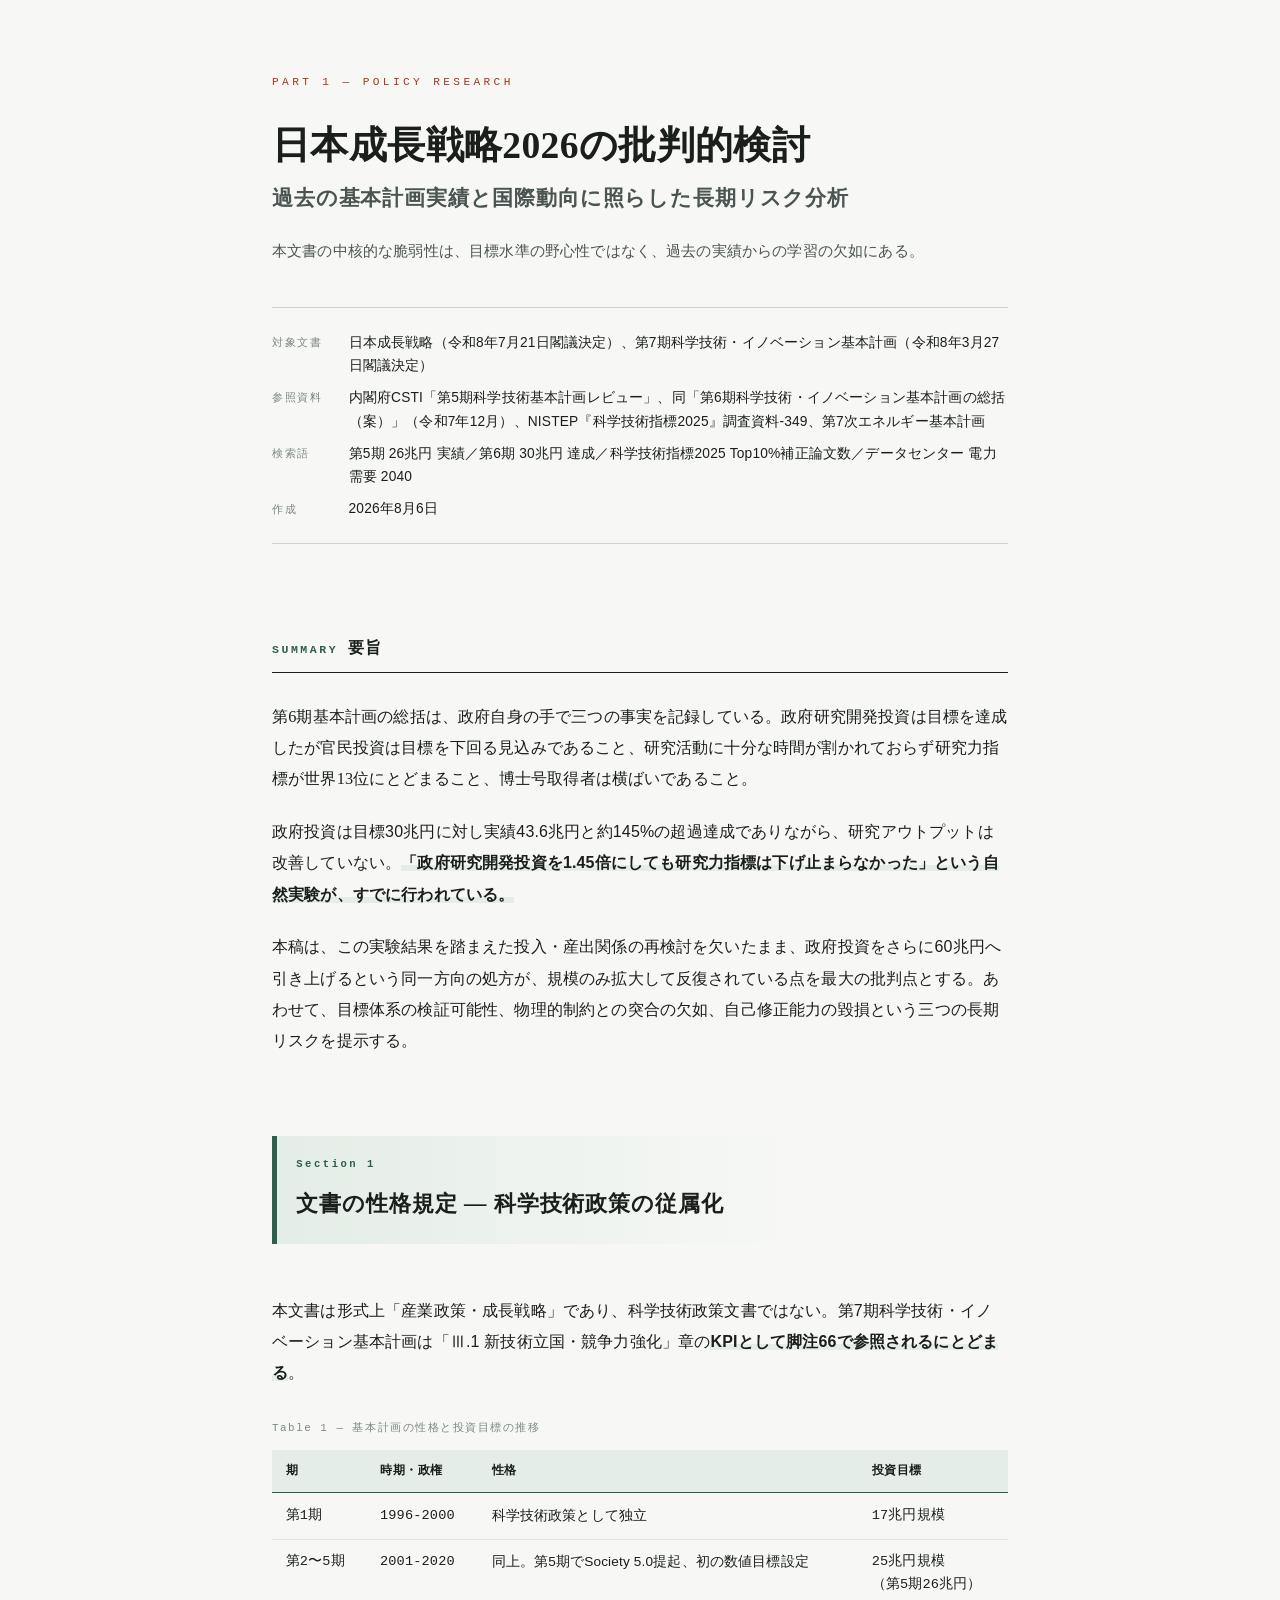
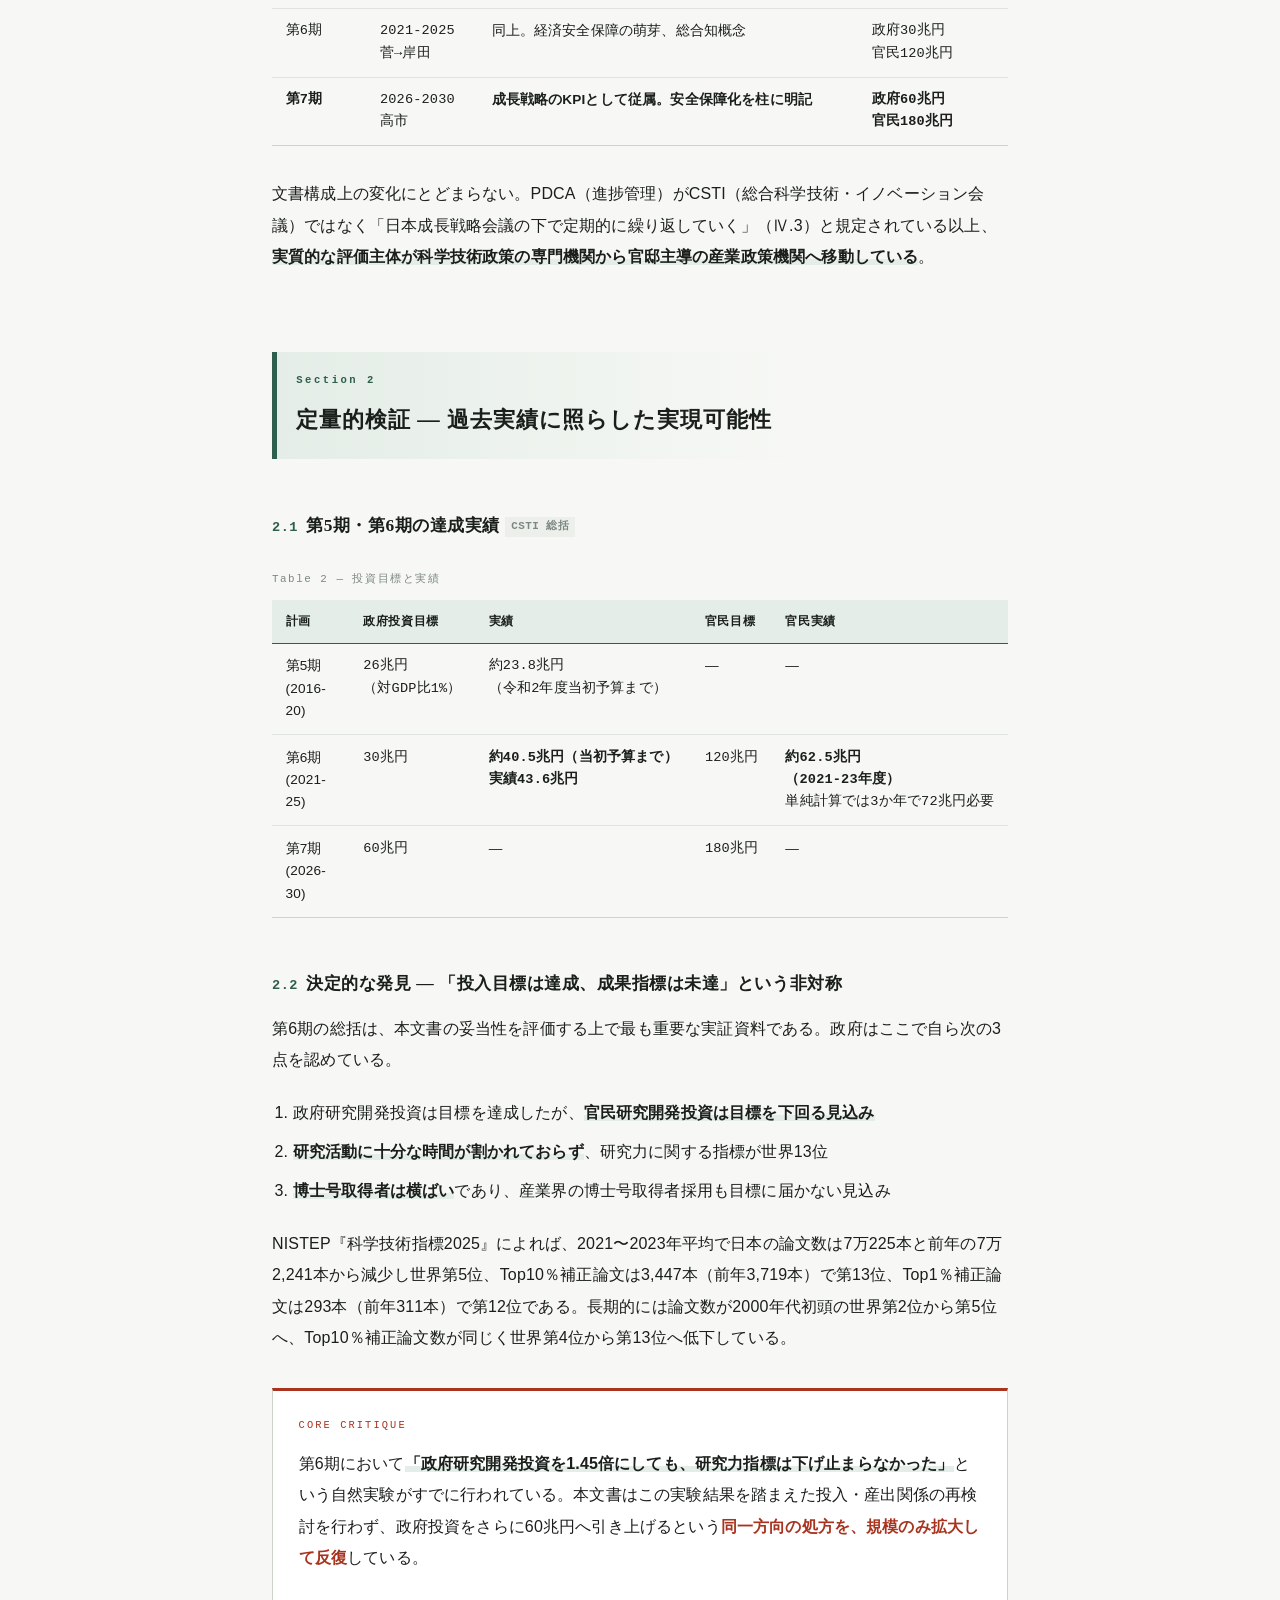
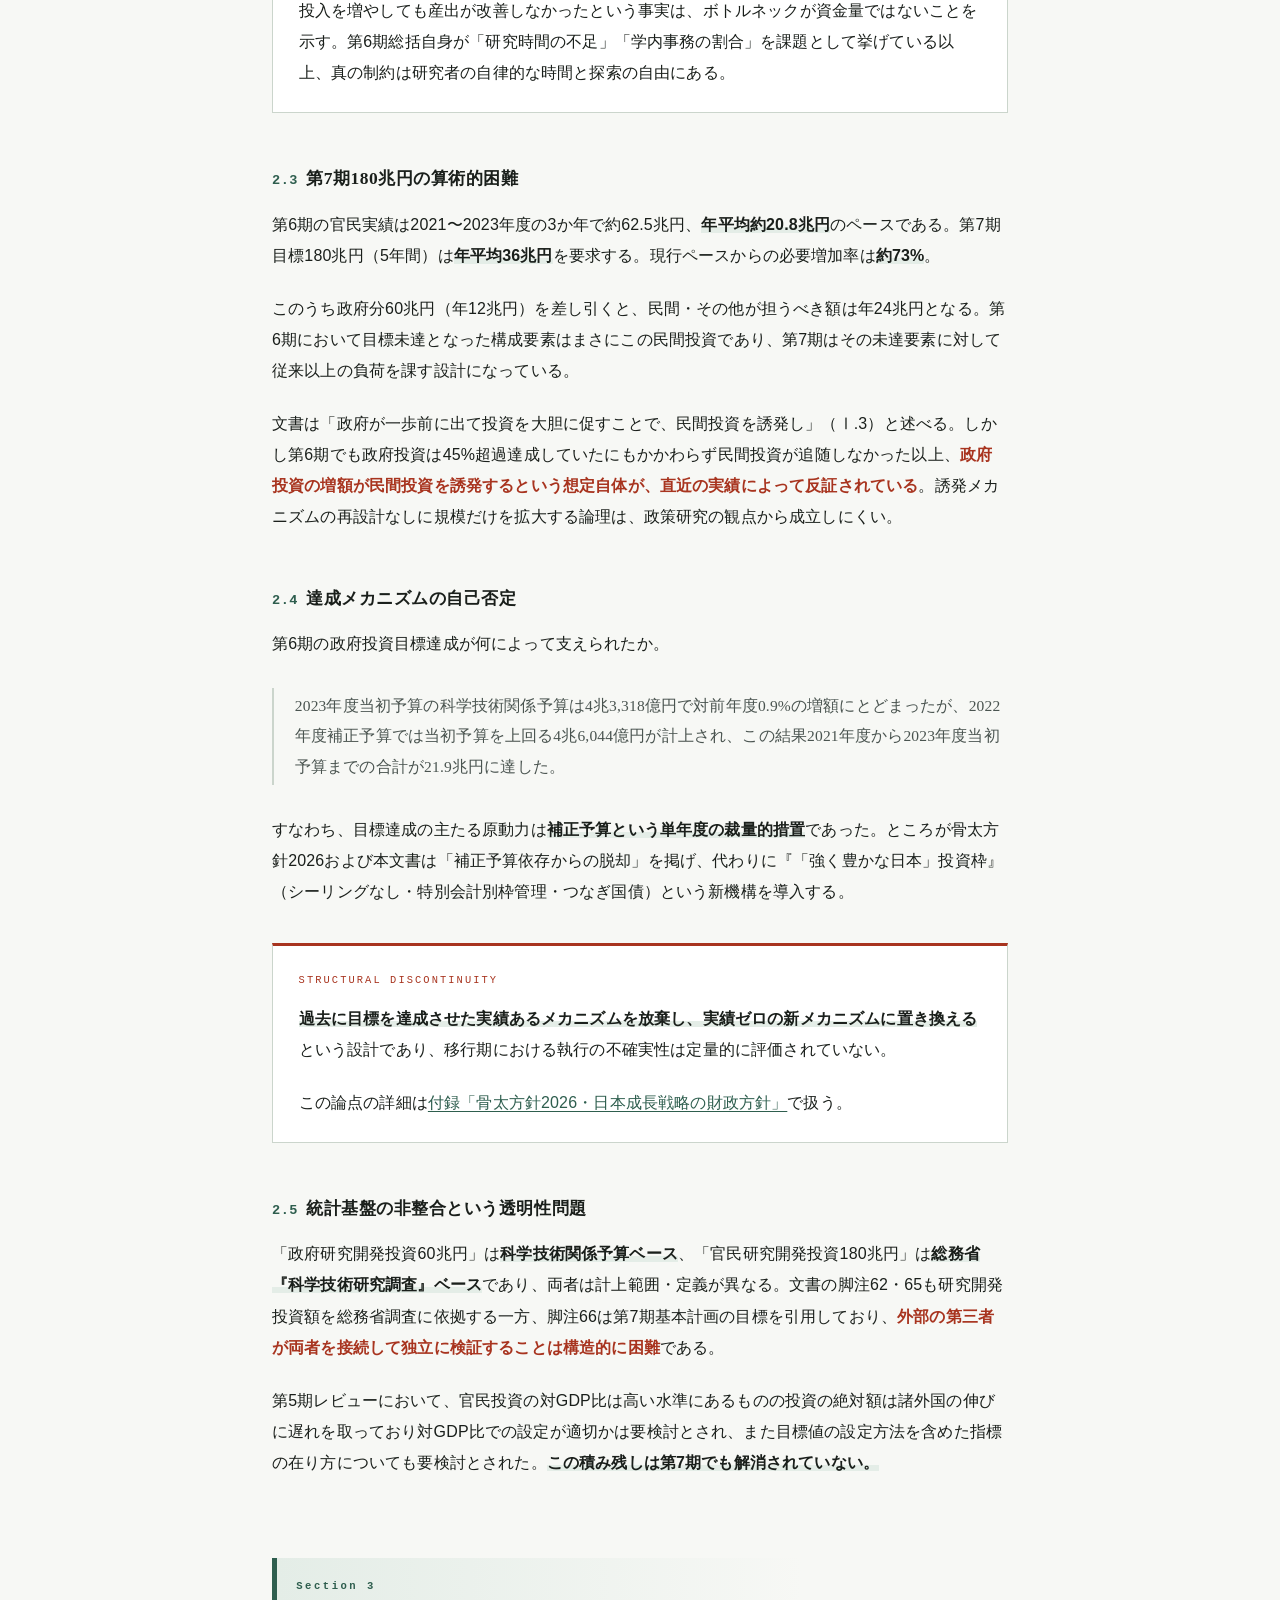
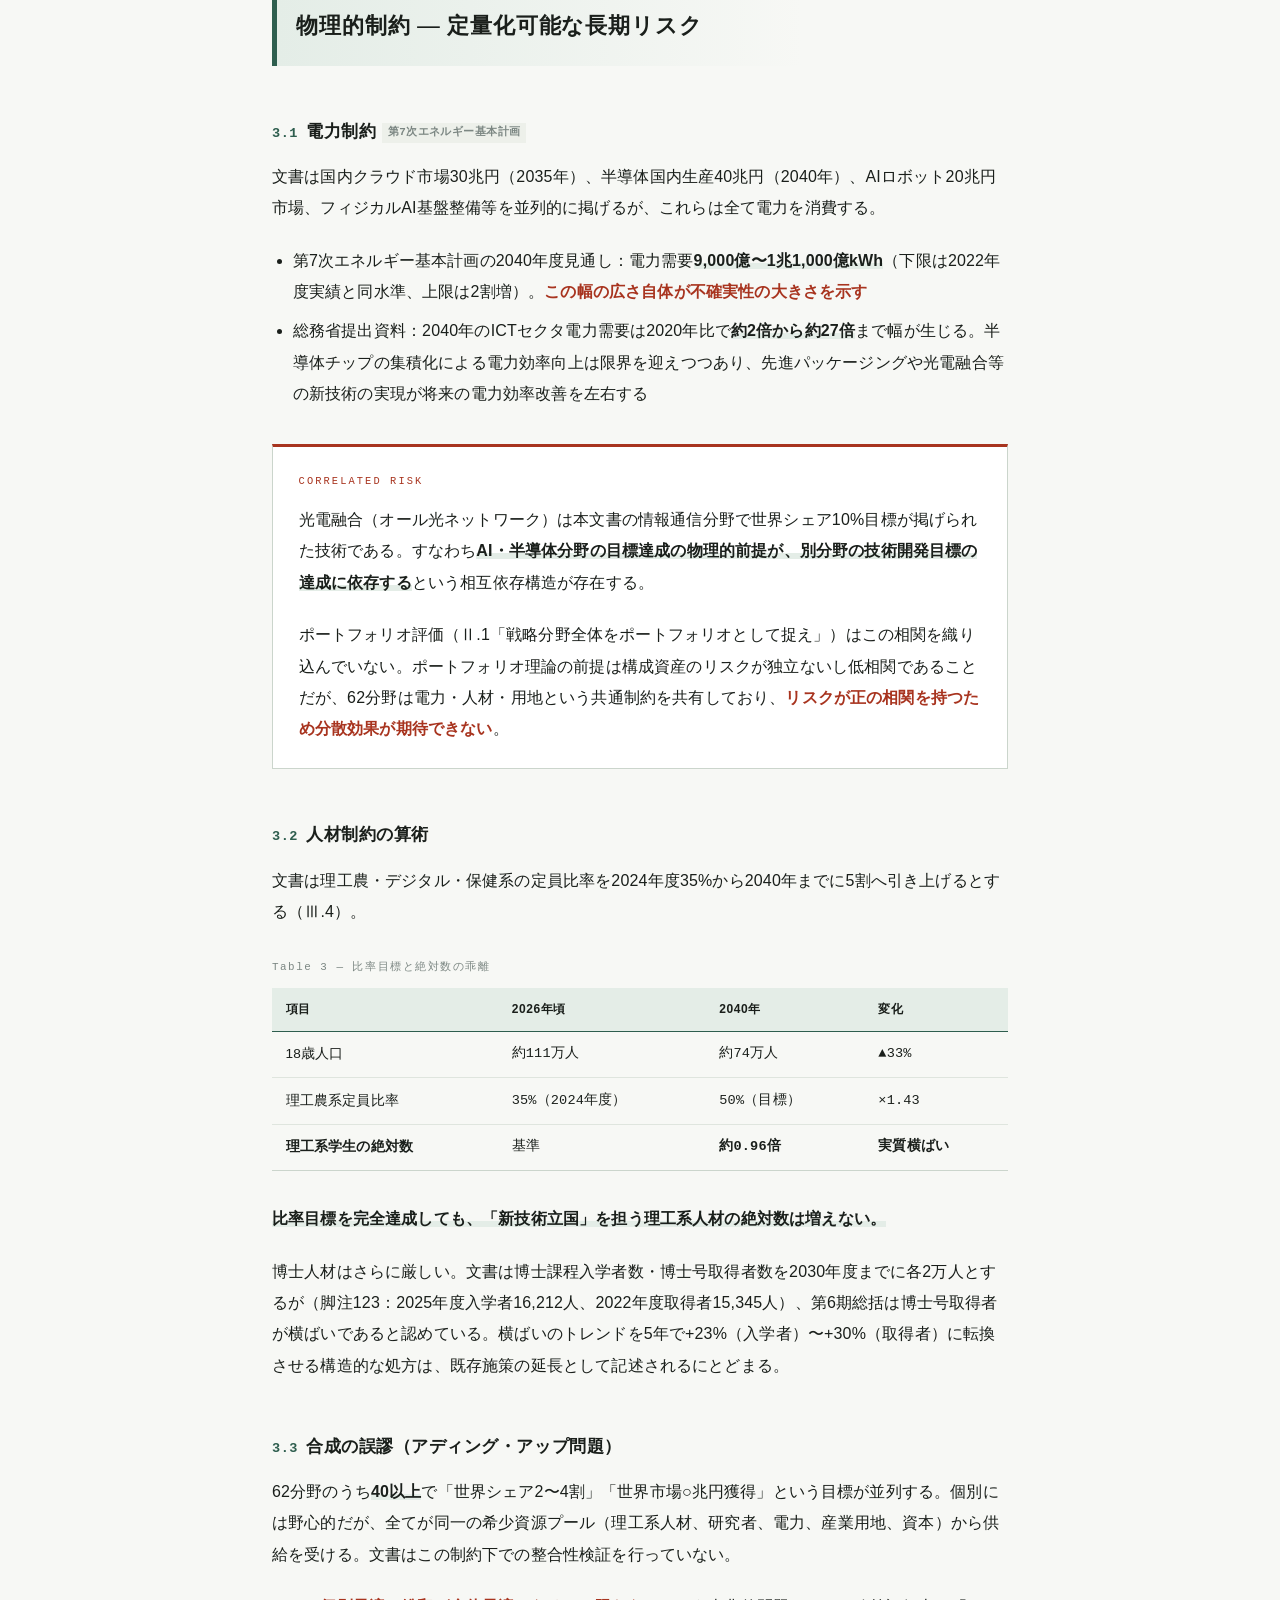
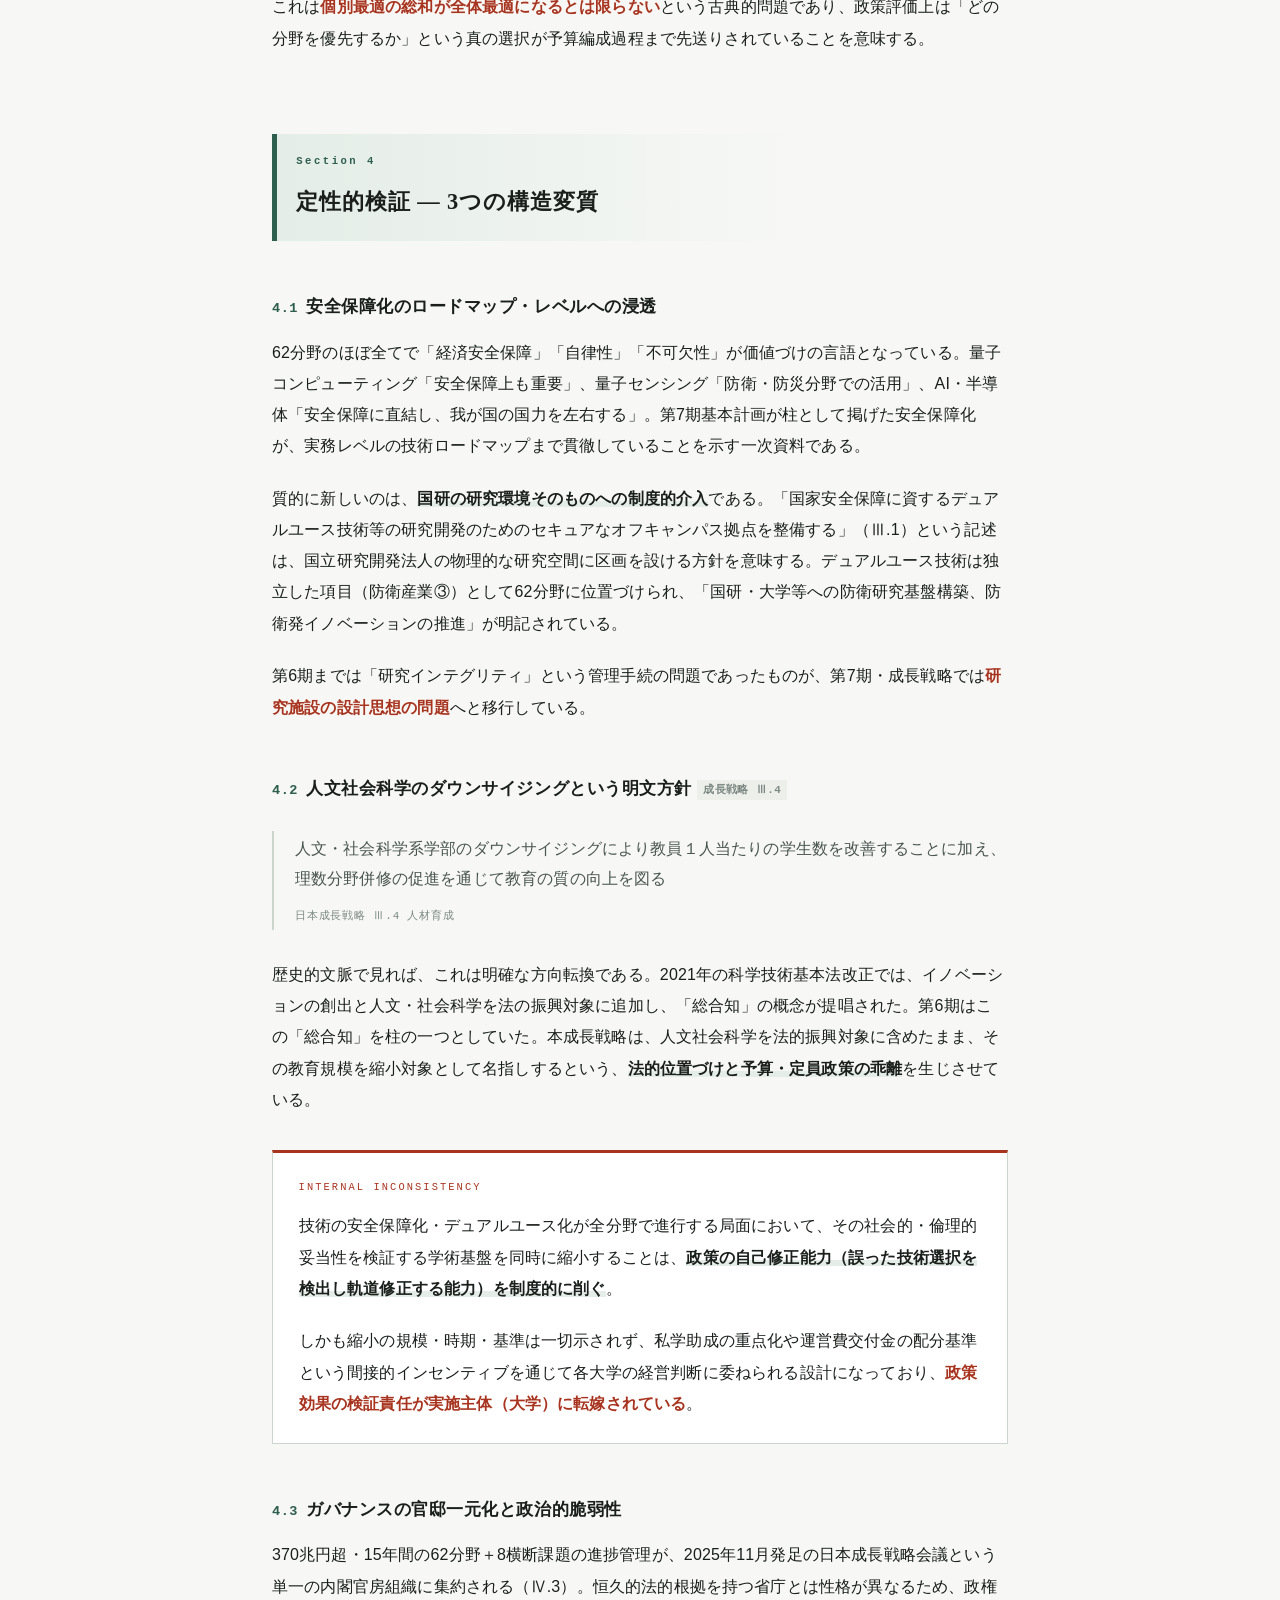
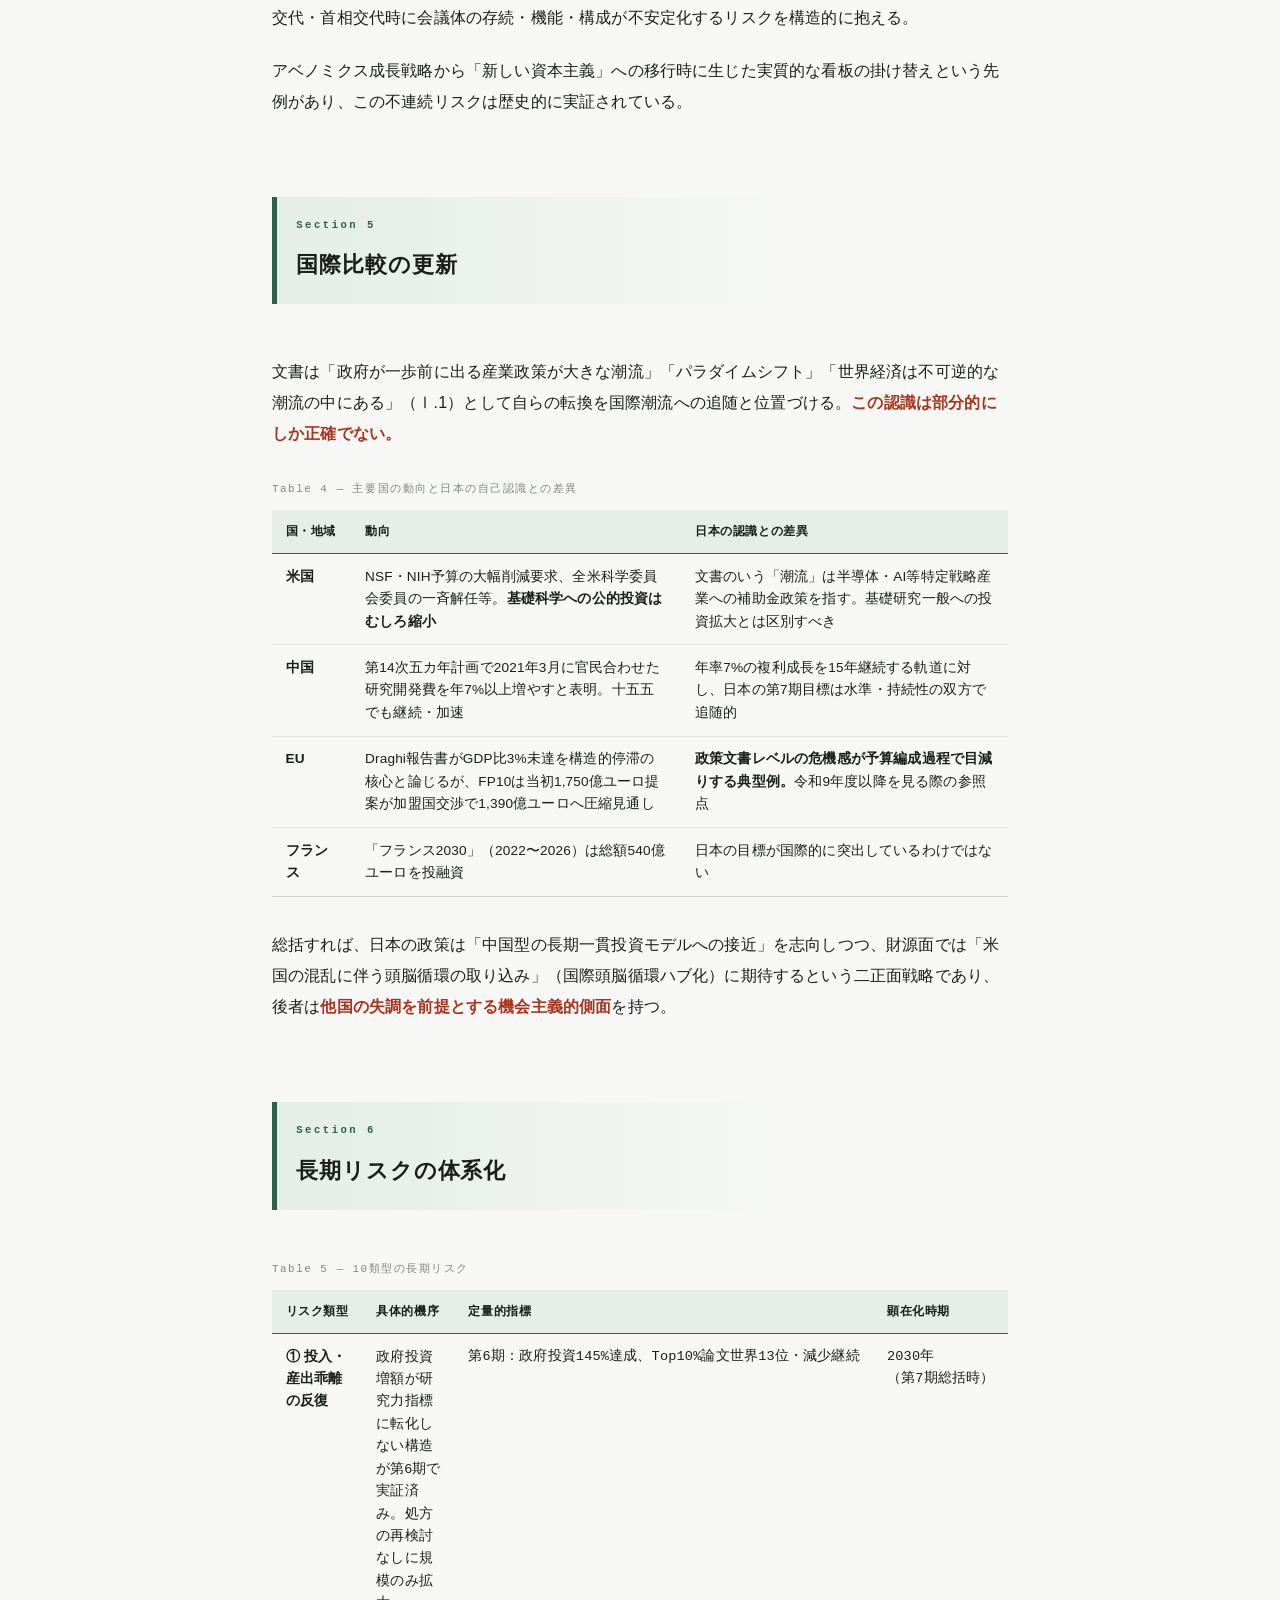
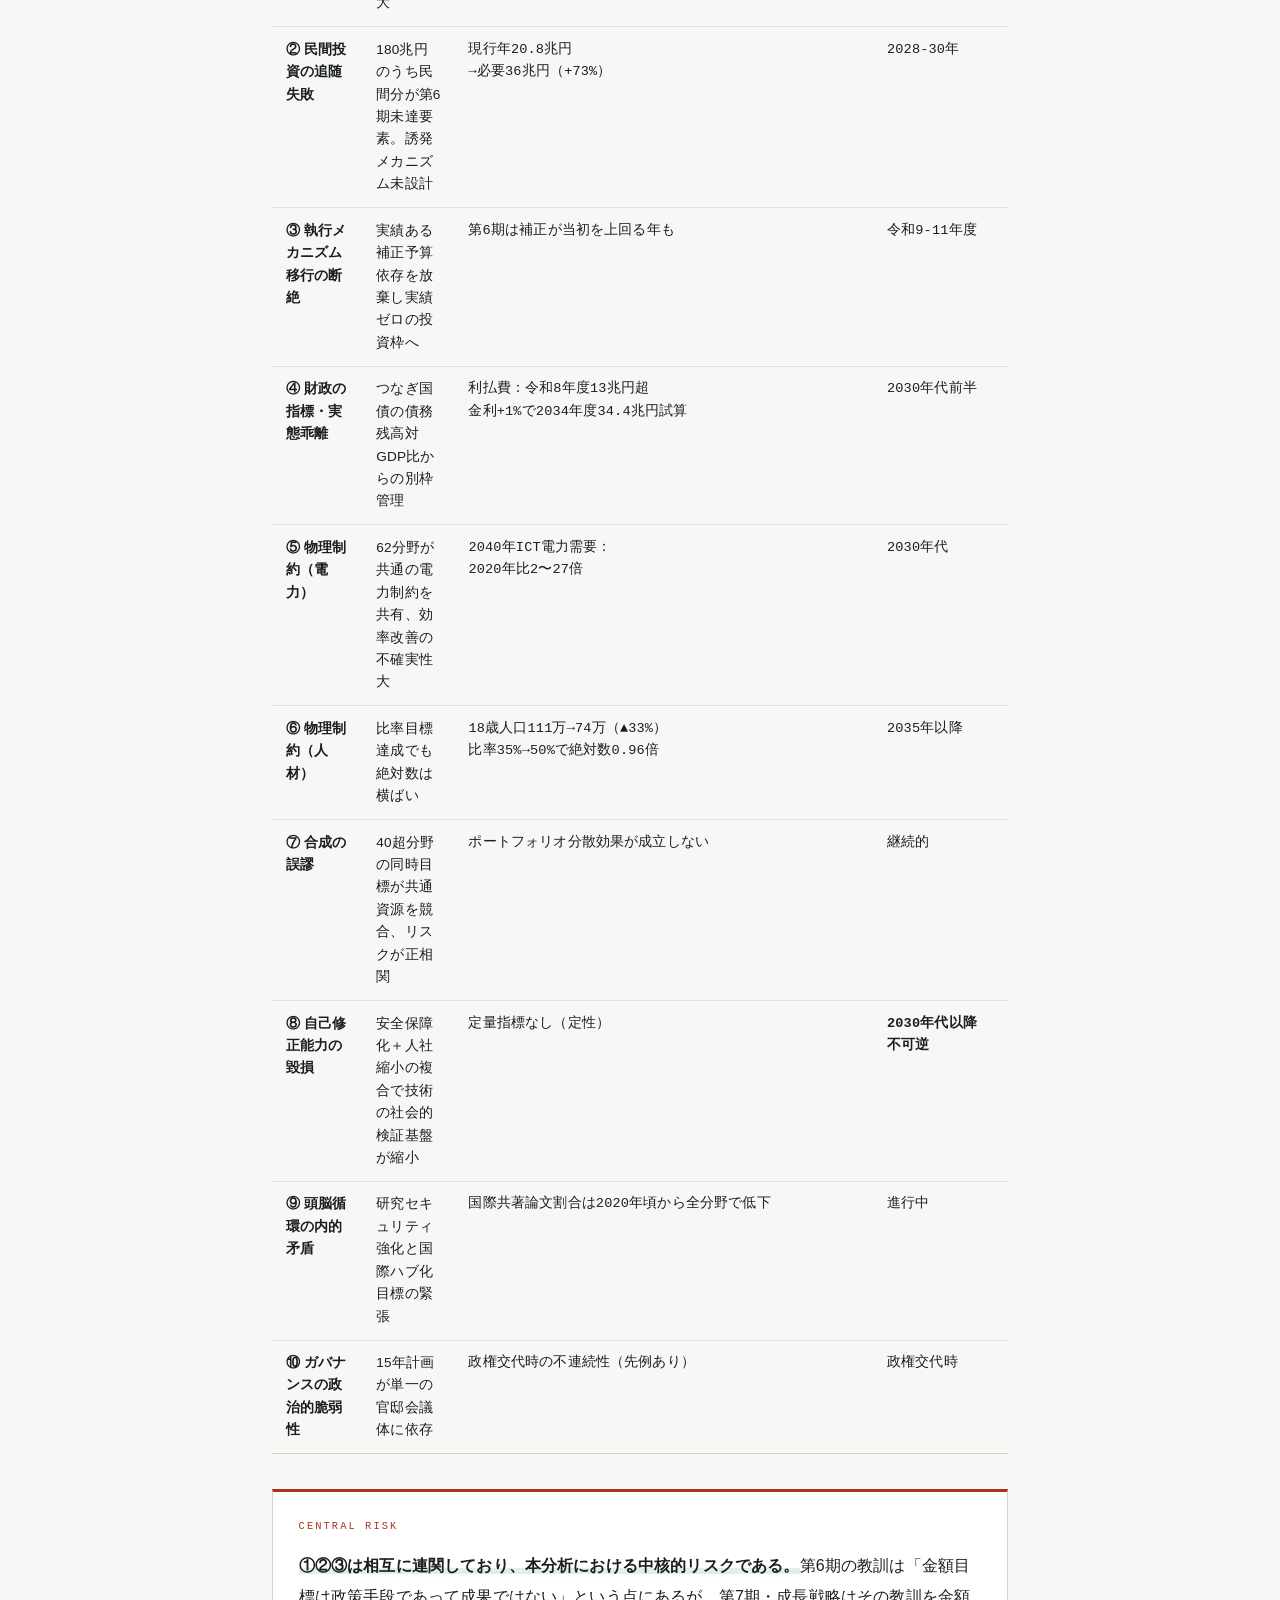
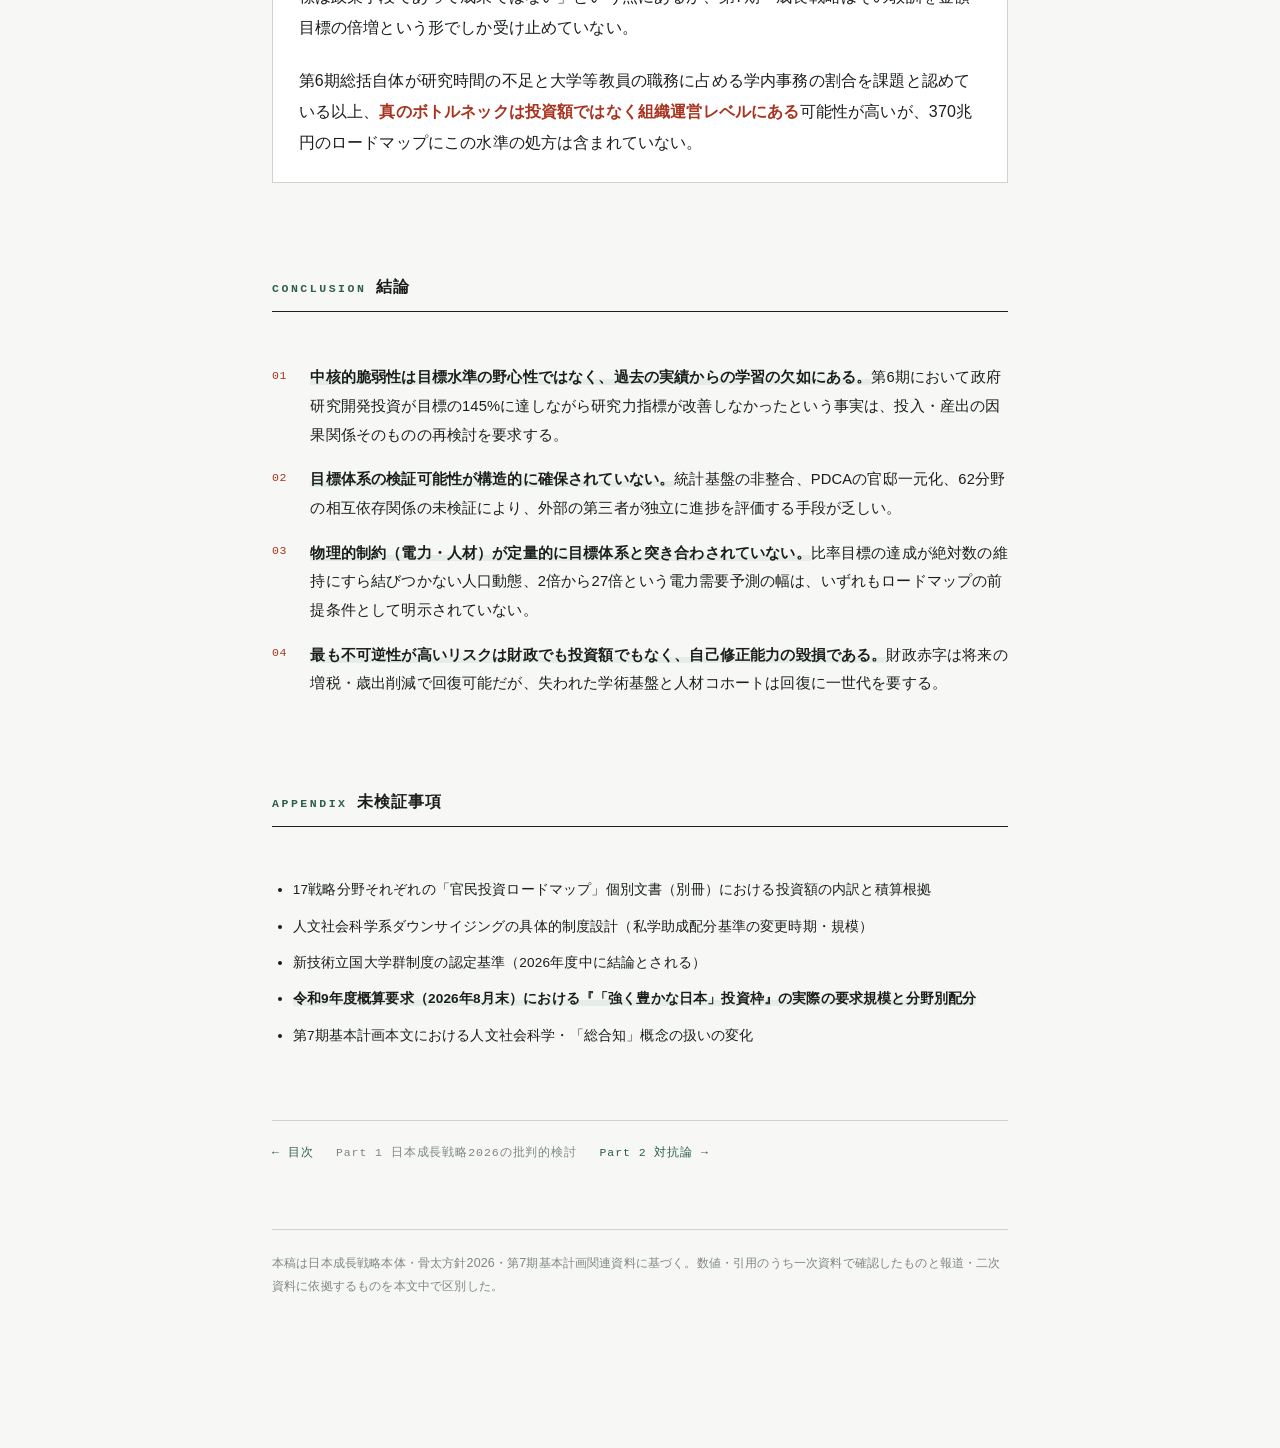
<file: chapter-1.html>
<!DOCTYPE html>
<html lang="ja">
<head>
<meta charset="utf-8">
<meta name="robots" content="noindex">
<meta name="viewport" content="width=device-width, initial-scale=1">
<title>日本成長戦略2026の批判的検討 — 過去の基本計画実績と国際動向に照らした長期リスク分析</title>
<link rel="stylesheet" href="ledger.css">
</head>
<body>
<main class="sheet">

<header class="masthead">
  <p class="kicker">Part 1 — Policy Research</p>
  <h1>日本成長戦略2026の批判的検討
    <span class="sub">過去の基本計画実績と国際動向に照らした長期リスク分析</span>
  </h1>
  <p class="standfirst">本文書の中核的な脆弱性は、目標水準の野心性ではなく、過去の実績からの学習の欠如にある。</p>

  <dl class="colophon">
    <dt>対象文書</dt>
    <dd>日本成長戦略（令和8年7月21日閣議決定）、第7期科学技術・イノベーション基本計画（令和8年3月27日閣議決定）</dd>
    <dt>参照資料</dt>
    <dd>内閣府CSTI「第5期科学技術基本計画レビュー」、同「第6期科学技術・イノベーション基本計画の総括（案）」（令和7年12月）、NISTEP『科学技術指標2025』調査資料-349、第7次エネルギー基本計画</dd>
    <dt>検索語</dt>
    <dd>第5期 26兆円 実績／第6期 30兆円 達成／科学技術指標2025 Top10%補正論文数／データセンター 電力需要 2040</dd>
    <dt>作成</dt>
    <dd>2026年8月6日</dd>
  </dl>
</header>

<div class="band"><span class="en">Summary</span><span class="ja">要旨</span></div>

<p class="lede">第6期基本計画の総括は、政府自身の手で三つの事実を記録している。政府研究開発投資は目標を達成したが官民投資は目標を下回る見込みであること、研究活動に十分な時間が割かれておらず研究力指標が世界13位にとどまること、博士号取得者は横ばいであること。</p>

<p>政府投資は目標30兆円に対し実績43.6兆円と約145%の超過達成でありながら、研究アウトプットは改善していない。<strong>「政府研究開発投資を1.45倍にしても研究力指標は下げ止まらなかった」という自然実験が、すでに行われている。</strong></p>

<p>本稿は、この実験結果を踏まえた投入・産出関係の再検討を欠いたまま、政府投資をさらに60兆円へ引き上げるという同一方向の処方が、規模のみ拡大して反復されている点を最大の批判点とする。あわせて、目標体系の検証可能性、物理的制約との突合の欠如、自己修正能力の毀損という三つの長期リスクを提示する。</p>

<!-- ══════════════════════════════════════════ -->
<h2 class="part"><span class="no">Section 1</span>文書の性格規定 — 科学技術政策の従属化</h2>

<section class="sec">
<p>本文書は形式上「産業政策・成長戦略」であり、科学技術政策文書ではない。第7期科学技術・イノベーション基本計画は「Ⅲ.1 新技術立国・競争力強化」章の<strong>KPIとして脚注66で参照されるにとどまる</strong>。</p>

<div class="tablewrap">
<table>
<caption>Table 1 — 基本計画の性格と投資目標の推移</caption>
<thead>
<tr><th>期</th><th>時期・政権</th><th>性格</th><th>投資目標</th></tr>
</thead>
<tbody>
<tr><td class="num">第1期</td><td class="num">1996-2000</td><td>科学技術政策として独立</td><td class="num">17兆円規模</td></tr>
<tr><td class="num">第2〜5期</td><td class="num">2001-2020</td><td>同上。第5期でSociety 5.0提起、初の数値目標設定</td><td class="num">25兆円規模<br>（第5期26兆円）</td></tr>
<tr><td class="num">第6期</td><td class="num">2021-2025<br>菅→岸田</td><td>同上。経済安全保障の萌芽、総合知概念</td><td class="num">政府30兆円<br>官民120兆円</td></tr>
<tr><td class="num"><b>第7期</b></td><td class="num">2026-2030<br>高市</td><td><b>成長戦略のKPIとして従属。安全保障化を柱に明記</b></td><td class="num"><b>政府60兆円<br>官民180兆円</b></td></tr>
</tbody>
</table>
</div>

<p>文書構成上の変化にとどまらない。PDCA（進捗管理）がCSTI（総合科学技術・イノベーション会議）ではなく「日本成長戦略会議の下で定期的に繰り返していく」（Ⅳ.3）と規定されている以上、<strong>実質的な評価主体が科学技術政策の専門機関から官邸主導の産業政策機関へ移動している</strong>。</p>
</section>

<!-- ══════════════════════════════════════════ -->
<h2 class="part"><span class="no">Section 2</span>定量的検証 — 過去実績に照らした実現可能性</h2>

<section class="sec">
<h3><span class="n">2.1</span>第5期・第6期の達成実績<span class="loc">CSTI 総括</span></h3>

<div class="tablewrap">
<table>
<caption>Table 2 — 投資目標と実績</caption>
<thead>
<tr><th>計画</th><th>政府投資目標</th><th>実績</th><th>官民目標</th><th>官民実績</th></tr>
</thead>
<tbody>
<tr><td>第5期<br>(2016-20)</td><td class="num">26兆円<br>（対GDP比1%）</td><td class="num">約23.8兆円<br>（令和2年度当初予算まで）</td><td>—</td><td>—</td></tr>
<tr><td>第6期<br>(2021-25)</td><td class="num">30兆円</td><td class="num"><b>約40.5兆円（当初予算まで）<br>実績43.6兆円</b></td><td class="num">120兆円</td><td class="num"><b>約62.5兆円<br>（2021-23年度）</b><br>単純計算では3か年で72兆円必要</td></tr>
<tr><td>第7期<br>(2026-30)</td><td class="num">60兆円</td><td>—</td><td class="num">180兆円</td><td>—</td></tr>
</tbody>
</table>
</div>
</section>

<section class="sec">
<h3><span class="n">2.2</span>決定的な発見 — 「投入目標は達成、成果指標は未達」という非対称</h3>

<p>第6期の総括は、本文書の妥当性を評価する上で最も重要な実証資料である。政府はここで自ら次の3点を認めている。</p>

<ol>
<li>政府研究開発投資は目標を達成したが、<strong>官民研究開発投資は目標を下回る見込み</strong></li>
<li><strong>研究活動に十分な時間が割かれておらず</strong>、研究力に関する指標が世界13位</li>
<li><strong>博士号取得者は横ばい</strong>であり、産業界の博士号取得者採用も目標に届かない見込み</li>
</ol>

<p>NISTEP『科学技術指標2025』によれば、2021〜2023年平均で日本の論文数は7万225本と前年の7万2,241本から減少し世界第5位、Top10％補正論文は3,447本（前年3,719本）で第13位、Top1％補正論文は293本（前年311本）で第12位である。長期的には論文数が2000年代初頭の世界第2位から第5位へ、Top10％補正論文数が同じく世界第4位から第13位へ低下している。</p>

<div class="claim">
  <span class="tag">Core Critique</span>
  <p>第6期において<strong>「政府研究開発投資を1.45倍にしても、研究力指標は下げ止まらなかった」</strong>という自然実験がすでに行われている。本文書はこの実験結果を踏まえた投入・産出関係の再検討を行わず、政府投資をさらに60兆円へ引き上げるという<em>同一方向の処方を、規模のみ拡大して反復</em>している。</p>
  <p>投入を増やしても産出が改善しなかったという事実は、ボトルネックが資金量ではないことを示す。第6期総括自身が「研究時間の不足」「学内事務の割合」を課題として挙げている以上、真の制約は研究者の自律的な時間と探索の自由にある。</p>
</div>
</section>

<section class="sec">
<h3><span class="n">2.3</span>第7期180兆円の算術的困難</h3>

<p>第6期の官民実績は2021〜2023年度の3か年で約62.5兆円、<strong>年平均約20.8兆円</strong>のペースである。第7期目標180兆円（5年間）は<strong>年平均36兆円</strong>を要求する。現行ペースからの必要増加率は<strong>約73%</strong>。</p>

<p>このうち政府分60兆円（年12兆円）を差し引くと、民間・その他が担うべき額は年24兆円となる。第6期において目標未達となった構成要素はまさにこの民間投資であり、第7期はその未達要素に対して従来以上の負荷を課す設計になっている。</p>

<p>文書は「政府が一歩前に出て投資を大胆に促すことで、民間投資を誘発し」（Ⅰ.3）と述べる。しかし第6期でも政府投資は45%超過達成していたにもかかわらず民間投資が追随しなかった以上、<em>政府投資の増額が民間投資を誘発するという想定自体が、直近の実績によって反証されている</em>。誘発メカニズムの再設計なしに規模だけを拡大する論理は、政策研究の観点から成立しにくい。</p>
</section>

<section class="sec">
<h3><span class="n">2.4</span>達成メカニズムの自己否定</h3>

<p>第6期の政府投資目標達成が何によって支えられたか。</p>

<blockquote>
2023年度当初予算の科学技術関係予算は4兆3,318億円で対前年度0.9%の増額にとどまったが、2022年度補正予算では当初予算を上回る4兆6,044億円が計上され、この結果2021年度から2023年度当初予算までの合計が21.9兆円に達した。
</blockquote>

<p>すなわち、目標達成の主たる原動力は<strong>補正予算という単年度の裁量的措置</strong>であった。ところが骨太方針2026および本文書は「補正予算依存からの脱却」を掲げ、代わりに『「強く豊かな日本」投資枠』（シーリングなし・特別会計別枠管理・つなぎ国債）という新機構を導入する。</p>

<div class="claim">
  <span class="tag">Structural Discontinuity</span>
  <p><strong>過去に目標を達成させた実績あるメカニズムを放棄し、実績ゼロの新メカニズムに置き換える</strong>という設計であり、移行期における執行の不確実性は定量的に評価されていない。</p>
  <p>この論点の詳細は<a href="honebuto2026-fiscal-control.html">付録「骨太方針2026・日本成長戦略の財政方針」</a>で扱う。</p>
</div>
</section>

<section class="sec">
<h3><span class="n">2.5</span>統計基盤の非整合という透明性問題</h3>

<p>「政府研究開発投資60兆円」は<strong>科学技術関係予算ベース</strong>、「官民研究開発投資180兆円」は<strong>総務省『科学技術研究調査』ベース</strong>であり、両者は計上範囲・定義が異なる。文書の脚注62・65も研究開発投資額を総務省調査に依拠する一方、脚注66は第7期基本計画の目標を引用しており、<em>外部の第三者が両者を接続して独立に検証することは構造的に困難</em>である。</p>

<p>第5期レビューにおいて、官民投資の対GDP比は高い水準にあるものの投資の絶対額は諸外国の伸びに遅れを取っており対GDP比での設定が適切かは要検討とされ、また目標値の設定方法を含めた指標の在り方についても要検討とされた。<strong>この積み残しは第7期でも解消されていない。</strong></p>
</section>

<!-- ══════════════════════════════════════════ -->
<h2 class="part"><span class="no">Section 3</span>物理的制約 — 定量化可能な長期リスク</h2>

<section class="sec">
<h3><span class="n">3.1</span>電力制約<span class="loc">第7次エネルギー基本計画</span></h3>

<p>文書は国内クラウド市場30兆円（2035年）、半導体国内生産40兆円（2040年）、AIロボット20兆円市場、フィジカルAI基盤整備等を並列的に掲げるが、これらは全て電力を消費する。</p>

<ul>
<li>第7次エネルギー基本計画の2040年度見通し：電力需要<strong>9,000億〜1兆1,000億kWh</strong>（下限は2022年度実績と同水準、上限は2割増）。<em>この幅の広さ自体が不確実性の大きさを示す</em></li>
<li>総務省提出資料：2040年のICTセクタ電力需要は2020年比で<strong>約2倍から約27倍</strong>まで幅が生じる。半導体チップの集積化による電力効率向上は限界を迎えつつあり、先進パッケージングや光電融合等の新技術の実現が将来の電力効率改善を左右する</li>
</ul>

<div class="claim">
  <span class="tag">Correlated Risk</span>
  <p>光電融合（オール光ネットワーク）は本文書の情報通信分野で世界シェア10%目標が掲げられた技術である。すなわち<strong>AI・半導体分野の目標達成の物理的前提が、別分野の技術開発目標の達成に依存する</strong>という相互依存構造が存在する。</p>
  <p>ポートフォリオ評価（Ⅱ.1「戦略分野全体をポートフォリオとして捉え」）はこの相関を織り込んでいない。ポートフォリオ理論の前提は構成資産のリスクが独立ないし低相関であることだが、62分野は電力・人材・用地という共通制約を共有しており、<em>リスクが正の相関を持つため分散効果が期待できない</em>。</p>
</div>
</section>

<section class="sec">
<h3><span class="n">3.2</span>人材制約の算術</h3>

<p>文書は理工農・デジタル・保健系の定員比率を2024年度35%から2040年までに5割へ引き上げるとする（Ⅲ.4）。</p>

<div class="tablewrap">
<table>
<caption>Table 3 — 比率目標と絶対数の乖離</caption>
<thead>
<tr><th>項目</th><th>2026年頃</th><th>2040年</th><th>変化</th></tr>
</thead>
<tbody>
<tr><td>18歳人口</td><td class="num">約111万人</td><td class="num">約74万人</td><td class="num">▲33%</td></tr>
<tr><td>理工農系定員比率</td><td class="num">35%（2024年度）</td><td class="num">50%（目標）</td><td class="num">×1.43</td></tr>
<tr><td><b>理工系学生の絶対数</b></td><td class="num">基準</td><td class="num"><b>約0.96倍</b></td><td class="num"><b>実質横ばい</b></td></tr>
</tbody>
</table>
</div>

<p><strong>比率目標を完全達成しても、「新技術立国」を担う理工系人材の絶対数は増えない。</strong></p>

<p>博士人材はさらに厳しい。文書は博士課程入学者数・博士号取得者数を2030年度までに各2万人とするが（脚注123：2025年度入学者16,212人、2022年度取得者15,345人）、第6期総括は博士号取得者が横ばいであると認めている。横ばいのトレンドを5年で+23%（入学者）〜+30%（取得者）に転換させる構造的な処方は、既存施策の延長として記述されるにとどまる。</p>
</section>

<section class="sec">
<h3><span class="n">3.3</span>合成の誤謬（アディング・アップ問題）</h3>

<p>62分野のうち<strong>40以上</strong>で「世界シェア2〜4割」「世界市場○兆円獲得」という目標が並列する。個別には野心的だが、全てが同一の希少資源プール（理工系人材、研究者、電力、産業用地、資本）から供給を受ける。文書はこの制約下での整合性検証を行っていない。</p>

<p>これは<em>個別最適の総和が全体最適になるとは限らない</em>という古典的問題であり、政策評価上は「どの分野を優先するか」という真の選択が予算編成過程まで先送りされていることを意味する。</p>
</section>

<!-- ══════════════════════════════════════════ -->
<h2 class="part"><span class="no">Section 4</span>定性的検証 — 3つの構造変質</h2>

<section class="sec">
<h3><span class="n">4.1</span>安全保障化のロードマップ・レベルへの浸透</h3>

<p>62分野のほぼ全てで「経済安全保障」「自律性」「不可欠性」が価値づけの言語となっている。量子コンピューティング「安全保障上も重要」、量子センシング「防衛・防災分野での活用」、AI・半導体「安全保障に直結し、我が国の国力を左右する」。第7期基本計画が柱として掲げた安全保障化が、実務レベルの技術ロードマップまで貫徹していることを示す一次資料である。</p>

<p>質的に新しいのは、<strong>国研の研究環境そのものへの制度的介入</strong>である。「国家安全保障に資するデュアルユース技術等の研究開発のためのセキュアなオフキャンパス拠点を整備する」（Ⅲ.1）という記述は、国立研究開発法人の物理的な研究空間に区画を設ける方針を意味する。デュアルユース技術は独立した項目（防衛産業③）として62分野に位置づけられ、「国研・大学等への防衛研究基盤構築、防衛発イノベーションの推進」が明記されている。</p>

<p>第6期までは「研究インテグリティ」という管理手続の問題であったものが、第7期・成長戦略では<em>研究施設の設計思想の問題</em>へと移行している。</p>
</section>

<section class="sec">
<h3><span class="n">4.2</span>人文社会科学のダウンサイジングという明文方針<span class="loc">成長戦略 Ⅲ.4</span></h3>

<blockquote>
人文・社会科学系学部のダウンサイジングにより教員１人当たりの学生数を改善することに加え、理数分野併修の促進を通じて教育の質の向上を図る
<cite>日本成長戦略 Ⅲ.4 人材育成</cite>
</blockquote>

<p>歴史的文脈で見れば、これは明確な方向転換である。2021年の科学技術基本法改正では、イノベーションの創出と人文・社会科学を法の振興対象に追加し、「総合知」の概念が提唱された。第6期はこの「総合知」を柱の一つとしていた。本成長戦略は、人文社会科学を法的振興対象に含めたまま、その教育規模を縮小対象として名指しするという、<strong>法的位置づけと予算・定員政策の乖離</strong>を生じさせている。</p>

<div class="claim">
  <span class="tag">Internal Inconsistency</span>
  <p>技術の安全保障化・デュアルユース化が全分野で進行する局面において、その社会的・倫理的妥当性を検証する学術基盤を同時に縮小することは、<strong>政策の自己修正能力（誤った技術選択を検出し軌道修正する能力）を制度的に削ぐ</strong>。</p>
  <p>しかも縮小の規模・時期・基準は一切示されず、私学助成の重点化や運営費交付金の配分基準という間接的インセンティブを通じて各大学の経営判断に委ねられる設計になっており、<em>政策効果の検証責任が実施主体（大学）に転嫁されている</em>。</p>
</div>
</section>

<section class="sec">
<h3><span class="n">4.3</span>ガバナンスの官邸一元化と政治的脆弱性</h3>

<p>370兆円超・15年間の62分野＋8横断課題の進捗管理が、2025年11月発足の日本成長戦略会議という単一の内閣官房組織に集約される（Ⅳ.3）。恒久的法的根拠を持つ省庁とは性格が異なるため、政権交代・首相交代時に会議体の存続・機能・構成が不安定化するリスクを構造的に抱える。</p>

<p>アベノミクス成長戦略から「新しい資本主義」への移行時に生じた実質的な看板の掛け替えという先例があり、この不連続リスクは歴史的に実証されている。</p>
</section>

<!-- ══════════════════════════════════════════ -->
<h2 class="part"><span class="no">Section 5</span>国際比較の更新</h2>

<section class="sec">
<p>文書は「政府が一歩前に出る産業政策が大きな潮流」「パラダイムシフト」「世界経済は不可逆的な潮流の中にある」（Ⅰ.1）として自らの転換を国際潮流への追随と位置づける。<em>この認識は部分的にしか正確でない。</em></p>

<div class="tablewrap">
<table>
<caption>Table 4 — 主要国の動向と日本の自己認識との差異</caption>
<thead>
<tr><th>国・地域</th><th>動向</th><th>日本の認識との差異</th></tr>
</thead>
<tbody>
<tr><td><b>米国</b></td><td>NSF・NIH予算の大幅削減要求、全米科学委員会委員の一斉解任等。<b>基礎科学への公的投資はむしろ縮小</b></td><td>文書のいう「潮流」は半導体・AI等特定戦略産業への補助金政策を指す。基礎研究一般への投資拡大とは区別すべき</td></tr>
<tr><td><b>中国</b></td><td>第14次五カ年計画で2021年3月に官民合わせた研究開発費を年7%以上増やすと表明。十五五でも継続・加速</td><td>年率7%の複利成長を15年継続する軌道に対し、日本の第7期目標は水準・持続性の双方で追随的</td></tr>
<tr><td><b>EU</b></td><td>Draghi報告書がGDP比3%未達を構造的停滞の核心と論じるが、FP10は当初1,750億ユーロ提案が加盟国交渉で1,390億ユーロへ圧縮見通し</td><td><b>政策文書レベルの危機感が予算編成過程で目減りする典型例。</b>令和9年度以降を見る際の参照点</td></tr>
<tr><td><b>フランス</b></td><td>「フランス2030」（2022〜2026）は総額540億ユーロを投融資</td><td>日本の目標が国際的に突出しているわけではない</td></tr>
</tbody>
</table>
</div>

<p>総括すれば、日本の政策は「中国型の長期一貫投資モデルへの接近」を志向しつつ、財源面では「米国の混乱に伴う頭脳循環の取り込み」（国際頭脳循環ハブ化）に期待するという二正面戦略であり、後者は<em>他国の失調を前提とする機会主義的側面</em>を持つ。</p>
</section>

<!-- ══════════════════════════════════════════ -->
<h2 class="part"><span class="no">Section 6</span>長期リスクの体系化</h2>

<section class="sec">
<div class="tablewrap">
<table>
<caption>Table 5 — 10類型の長期リスク</caption>
<thead>
<tr><th>リスク類型</th><th>具体的機序</th><th>定量的指標</th><th>顕在化時期</th></tr>
</thead>
<tbody>
<tr><td><b>① 投入・産出乖離の反復</b></td><td>政府投資増額が研究力指標に転化しない構造が第6期で実証済み。処方の再検討なしに規模のみ拡大</td><td class="num">第6期：政府投資145%達成、Top10%論文世界13位・減少継続</td><td class="num">2030年<br>（第7期総括時）</td></tr>
<tr><td><b>② 民間投資の追随失敗</b></td><td>180兆円のうち民間分が第6期未達要素。誘発メカニズム未設計</td><td class="num">現行年20.8兆円<br>→必要36兆円（+73%）</td><td class="num">2028-30年</td></tr>
<tr><td><b>③ 執行メカニズム移行の断絶</b></td><td>実績ある補正予算依存を放棄し実績ゼロの投資枠へ</td><td class="num">第6期は補正が当初を上回る年も</td><td class="num">令和9-11年度</td></tr>
<tr><td><b>④ 財政の指標・実態乖離</b></td><td>つなぎ国債の債務残高対GDP比からの別枠管理</td><td class="num">利払費：令和8年度13兆円超<br>金利+1%で2034年度34.4兆円試算</td><td class="num">2030年代前半</td></tr>
<tr><td><b>⑤ 物理制約（電力）</b></td><td>62分野が共通の電力制約を共有、効率改善の不確実性大</td><td class="num">2040年ICT電力需要：<br>2020年比2〜27倍</td><td class="num">2030年代</td></tr>
<tr><td><b>⑥ 物理制約（人材）</b></td><td>比率目標達成でも絶対数は横ばい</td><td class="num">18歳人口111万→74万（▲33%）<br>比率35%→50%で絶対数0.96倍</td><td class="num">2035年以降</td></tr>
<tr><td><b>⑦ 合成の誤謬</b></td><td>40超分野の同時目標が共通資源を競合、リスクが正相関</td><td class="num">ポートフォリオ分散効果が成立しない</td><td class="num">継続的</td></tr>
<tr><td><b>⑧ 自己修正能力の毀損</b></td><td>安全保障化＋人社縮小の複合で技術の社会的検証基盤が縮小</td><td class="num">定量指標なし（定性）</td><td class="num"><b>2030年代以降<br>不可逆</b></td></tr>
<tr><td><b>⑨ 頭脳循環の内的矛盾</b></td><td>研究セキュリティ強化と国際ハブ化目標の緊張</td><td class="num">国際共著論文割合は2020年頃から全分野で低下</td><td class="num">進行中</td></tr>
<tr><td><b>⑩ ガバナンスの政治的脆弱性</b></td><td>15年計画が単一の官邸会議体に依存</td><td class="num">政権交代時の不連続性（先例あり）</td><td class="num">政権交代時</td></tr>
</tbody>
</table>
</div>

<div class="claim">
  <span class="tag">Central Risk</span>
  <p><strong>①②③は相互に連関しており、本分析における中核的リスクである。</strong>第6期の教訓は「金額目標は政策手段であって成果ではない」という点にあるが、第7期・成長戦略はその教訓を金額目標の倍増という形でしか受け止めていない。</p>
  <p>第6期総括自体が研究時間の不足と大学等教員の職務に占める学内事務の割合を課題と認めている以上、<em>真のボトルネックは投資額ではなく組織運営レベルにある</em>可能性が高いが、370兆円のロードマップにこの水準の処方は含まれていない。</p>
</div>
</section>

<!-- ══════════════════════════════════════════ -->
<div class="band"><span class="en">Conclusion</span><span class="ja">結論</span></div>

<section class="sec">
<ol class="checklist">
<li><strong>中核的脆弱性は目標水準の野心性ではなく、過去の実績からの学習の欠如にある。</strong>第6期において政府研究開発投資が目標の145%に達しながら研究力指標が改善しなかったという事実は、投入・産出の因果関係そのものの再検討を要求する。</li>
<li><strong>目標体系の検証可能性が構造的に確保されていない。</strong>統計基盤の非整合、PDCAの官邸一元化、62分野の相互依存関係の未検証により、外部の第三者が独立に進捗を評価する手段が乏しい。</li>
<li><strong>物理的制約（電力・人材）が定量的に目標体系と突き合わされていない。</strong>比率目標の達成が絶対数の維持にすら結びつかない人口動態、2倍から27倍という電力需要予測の幅は、いずれもロードマップの前提条件として明示されていない。</li>
<li><strong>最も不可逆性が高いリスクは財政でも投資額でもなく、自己修正能力の毀損である。</strong>財政赤字は将来の増税・歳出削減で回復可能だが、失われた学術基盤と人材コホートは回復に一世代を要する。</li>
</ol>
</section>

<!-- ══════════════════════════════════════════ -->
<div class="band"><span class="en">Appendix</span><span class="ja">未検証事項</span></div>

<section class="sec">
<ul class="refs">
<li>17戦略分野それぞれの「官民投資ロードマップ」個別文書（別冊）における投資額の内訳と積算根拠</li>
<li>人文社会科学系ダウンサイジングの具体的制度設計（私学助成配分基準の変更時期・規模）</li>
<li>新技術立国大学群制度の認定基準（2026年度中に結論とされる）</li>
<li><strong>令和9年度概算要求（2026年8月末）における『「強く豊かな日本」投資枠』の実際の要求規模と分野別配分</strong></li>
<li>第7期基本計画本文における人文社会科学・「総合知」概念の扱いの変化</li>
</ul>
</section>

<nav class="seriesnav">
  <a href="index.html">← 目次</a>
  <span class="cur">Part 1 日本成長戦略2026の批判的検討</span>
  <a href="chapter-2.html">Part 2 対抗論 →</a>
</nav>

<p class="note">本稿は日本成長戦略本体・骨太方針2026・第7期基本計画関連資料に基づく。数値・引用のうち一次資料で確認したものと報道・二次資料に依拠するものを本文中で区別した。</p>

</main>
</body>
</html>
</file>
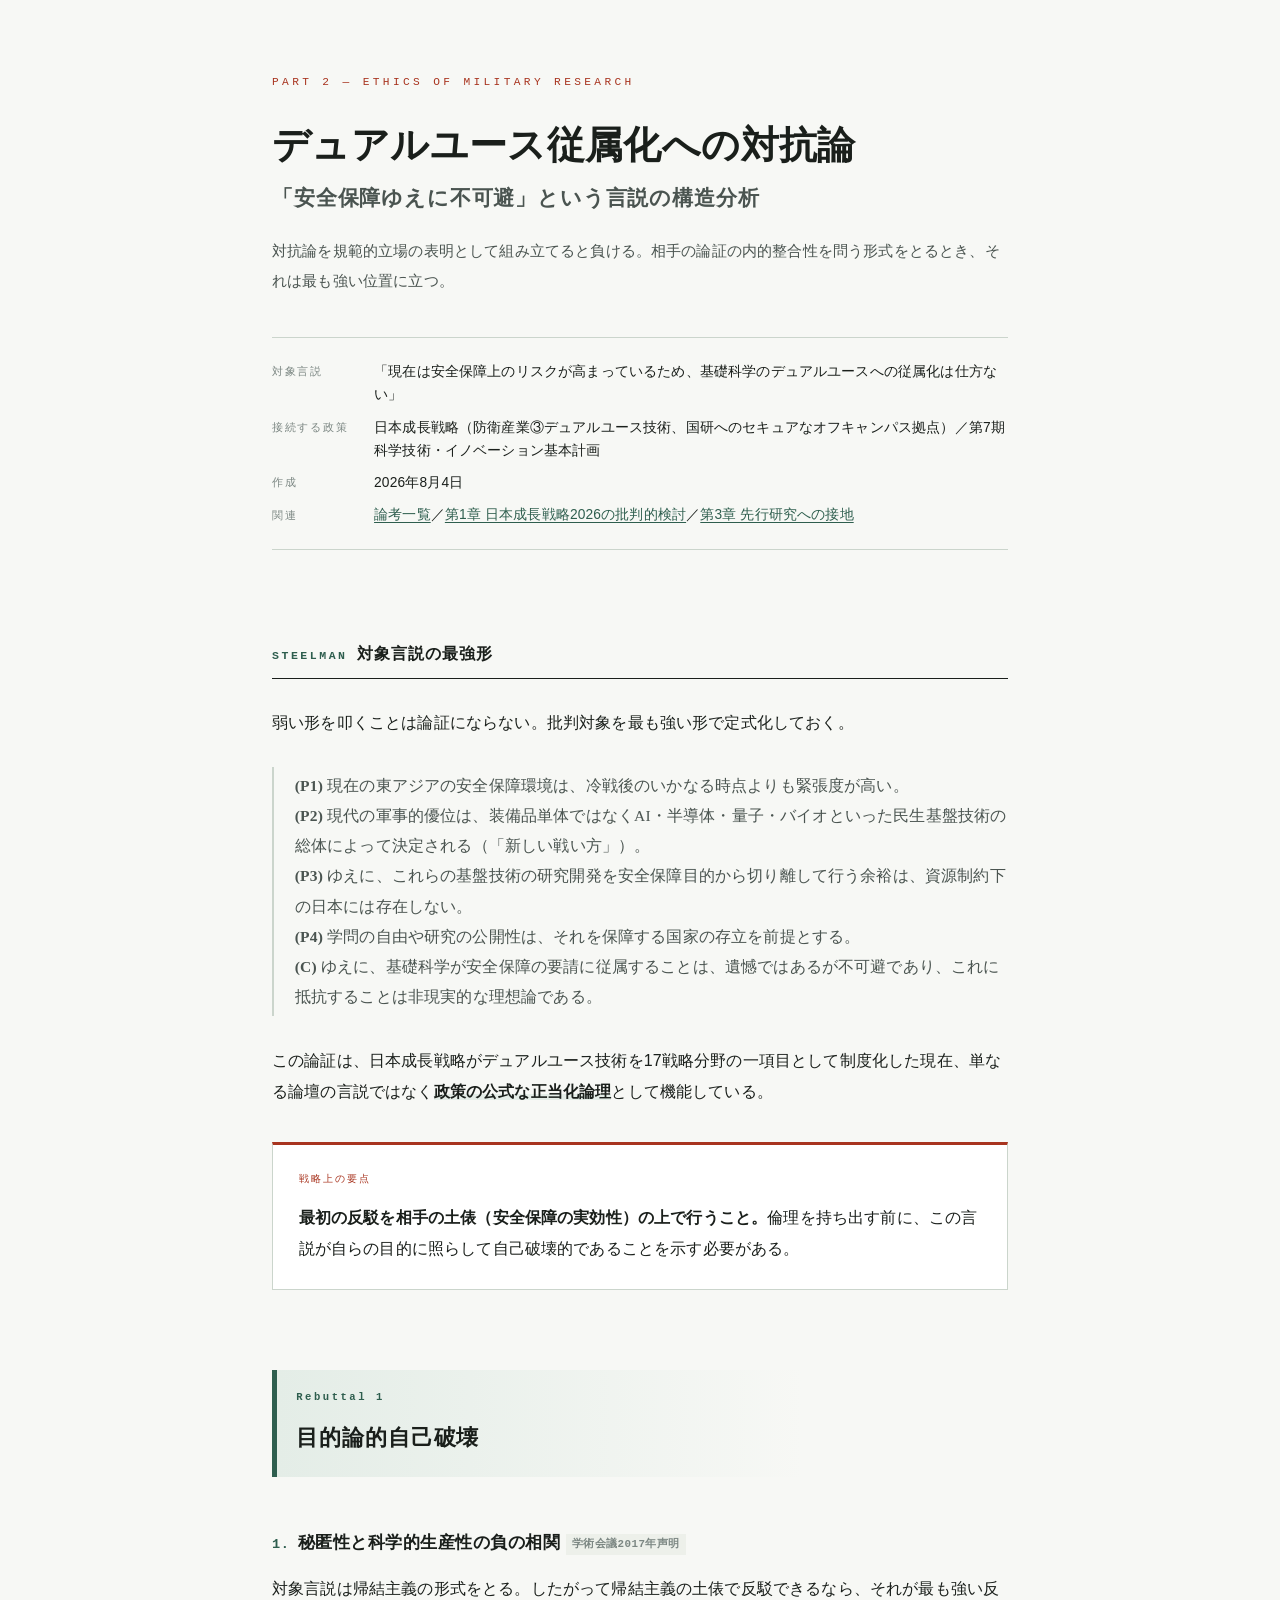
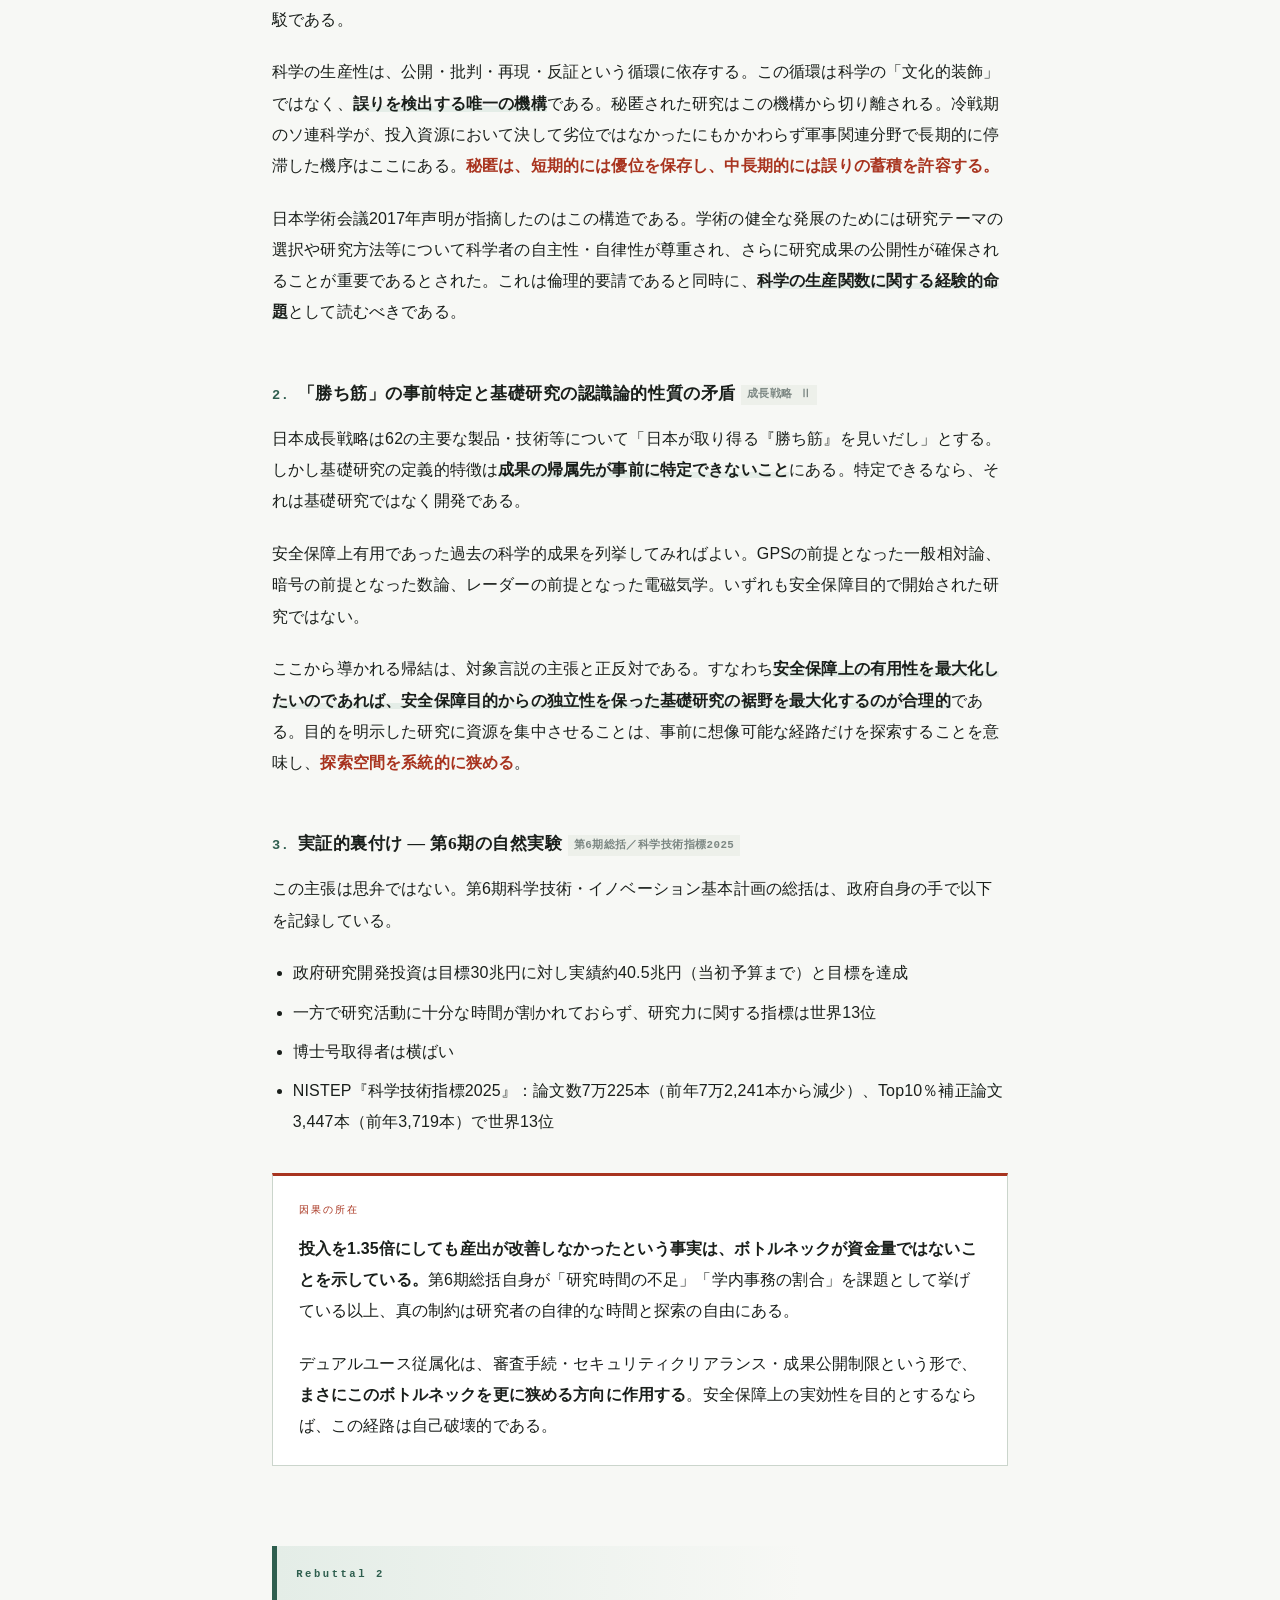
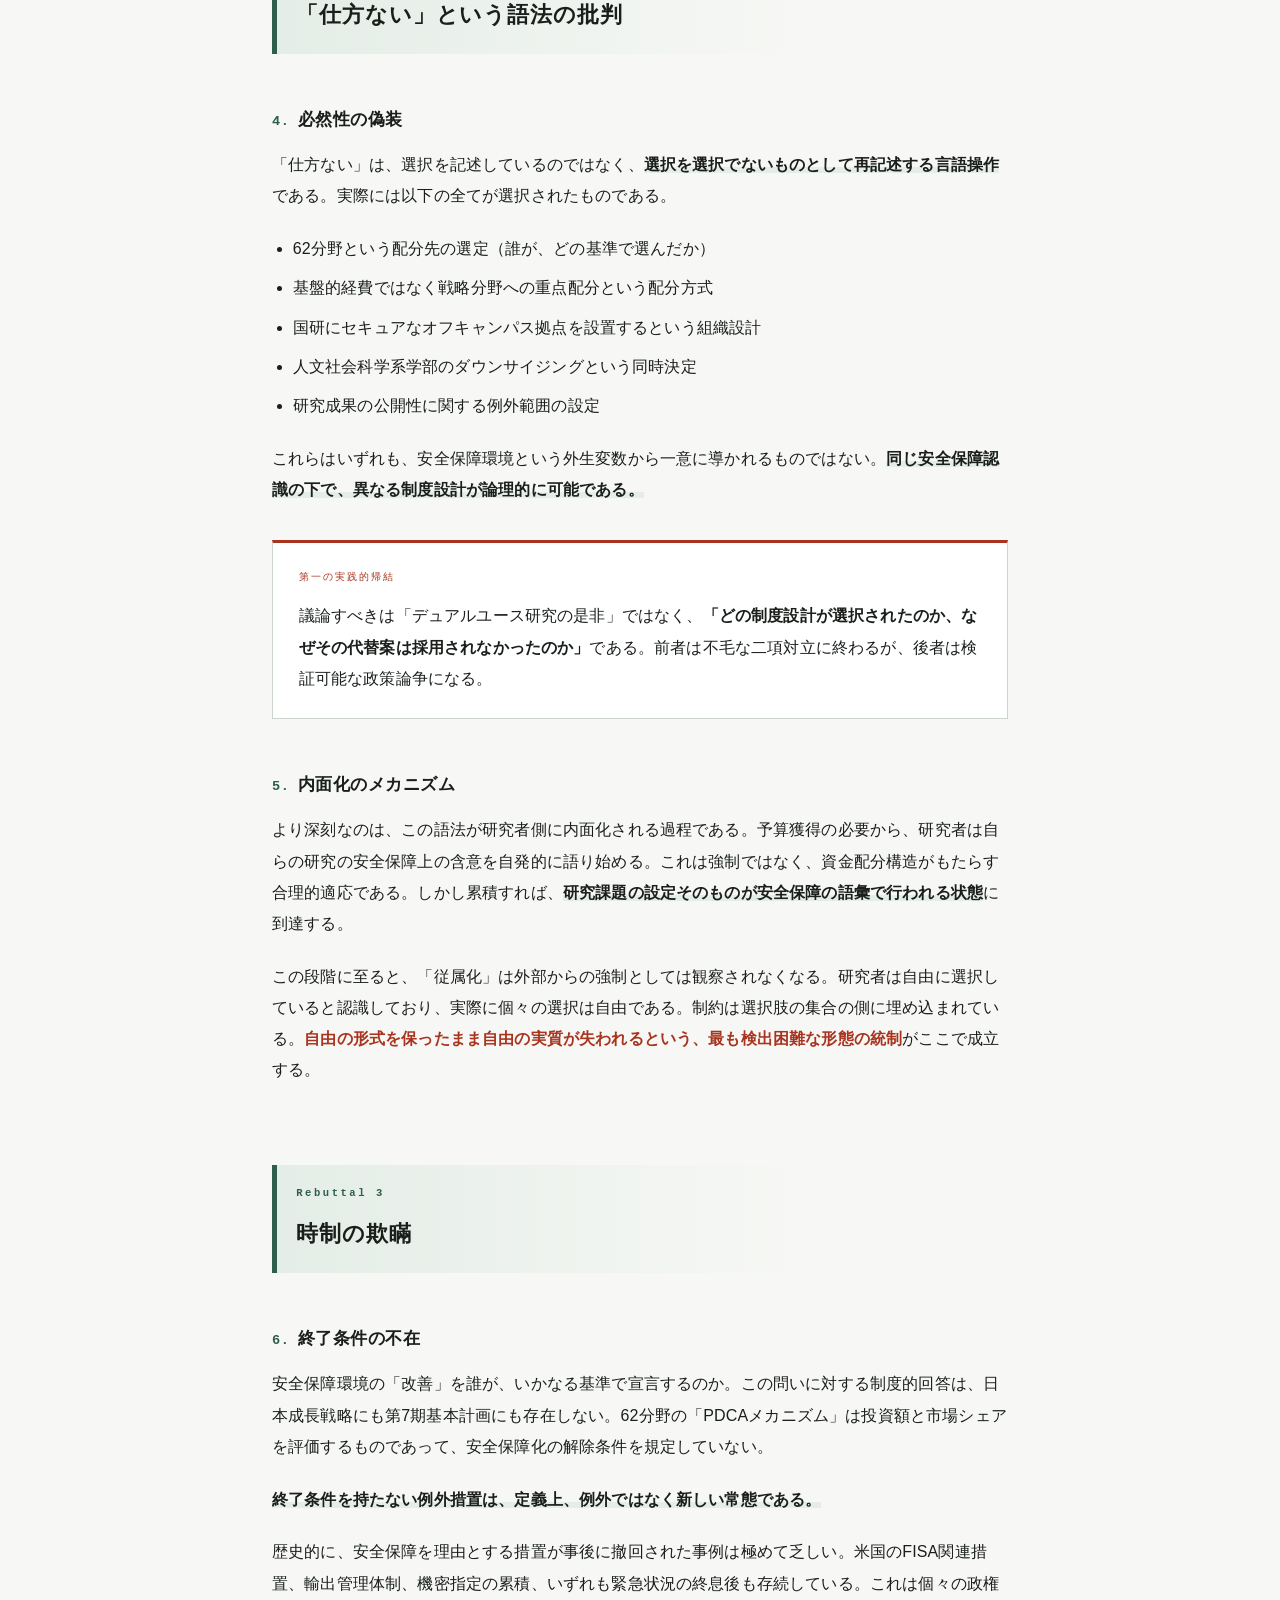
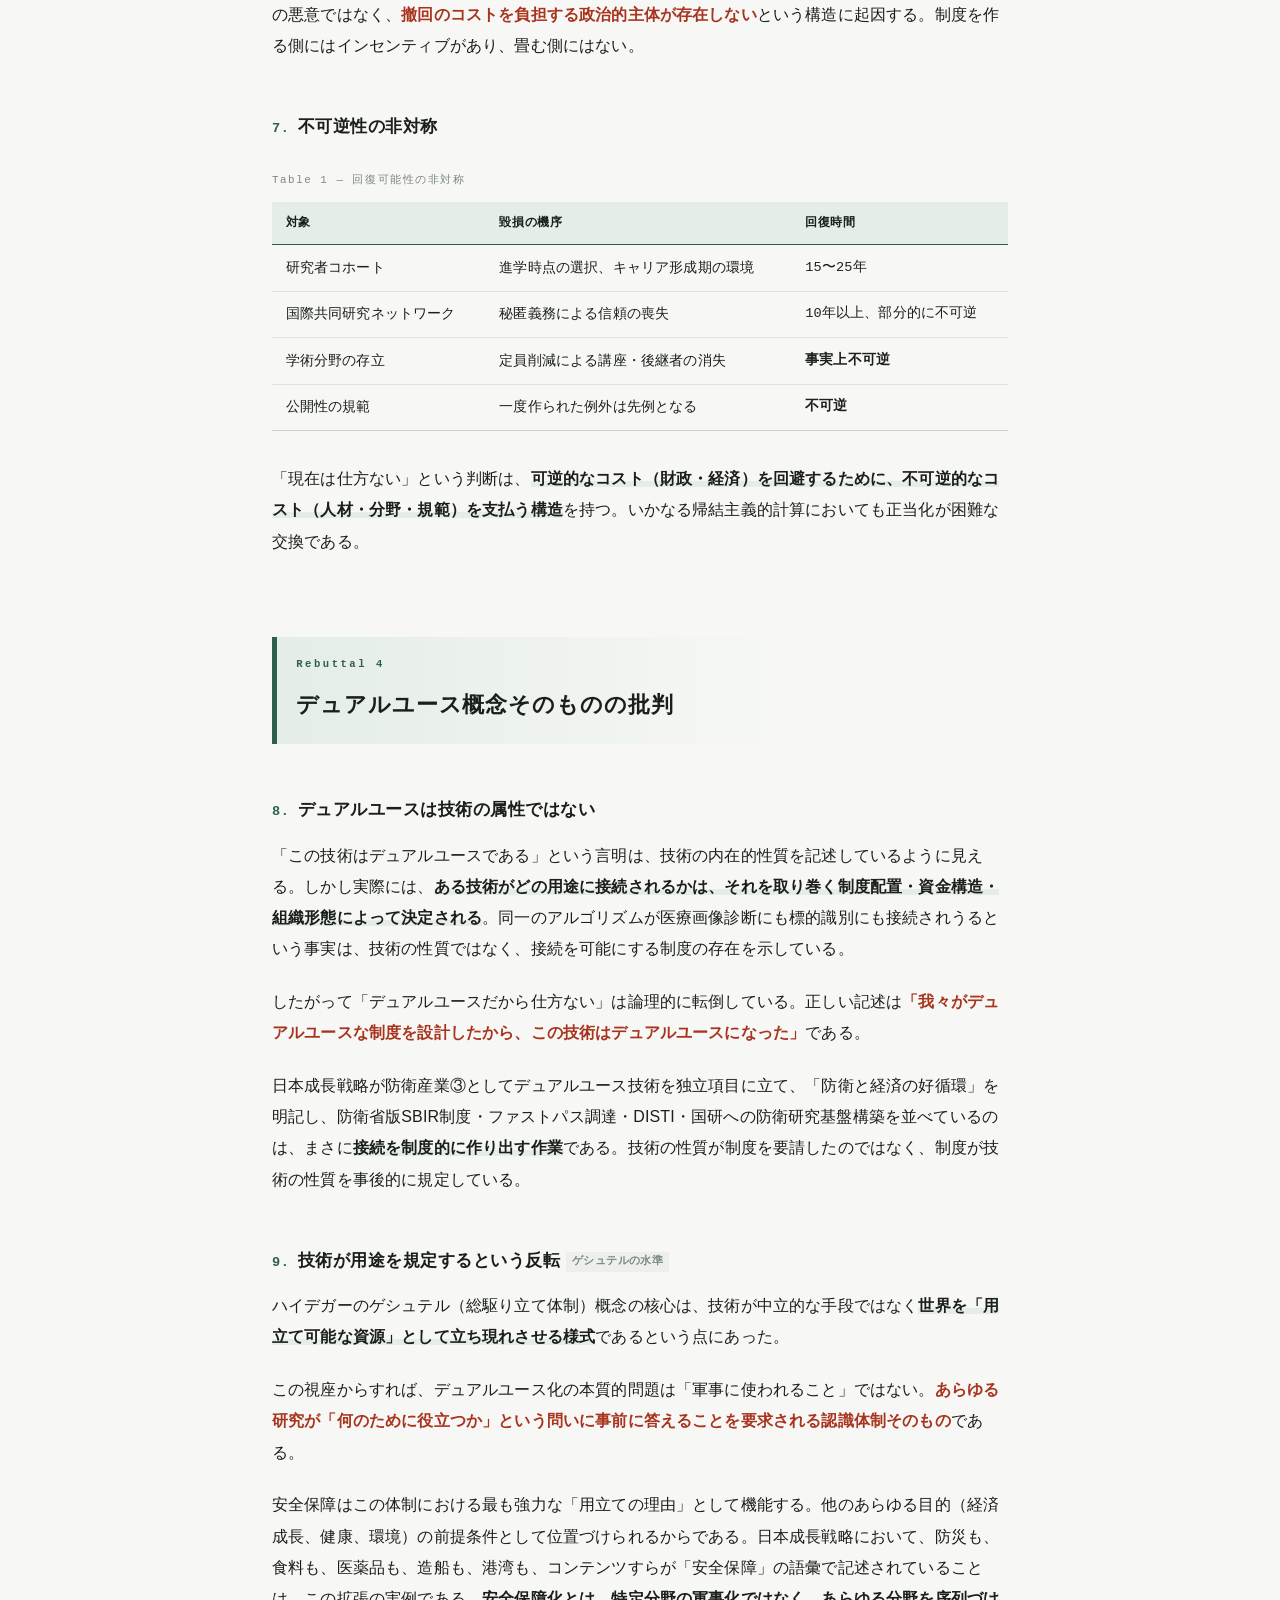
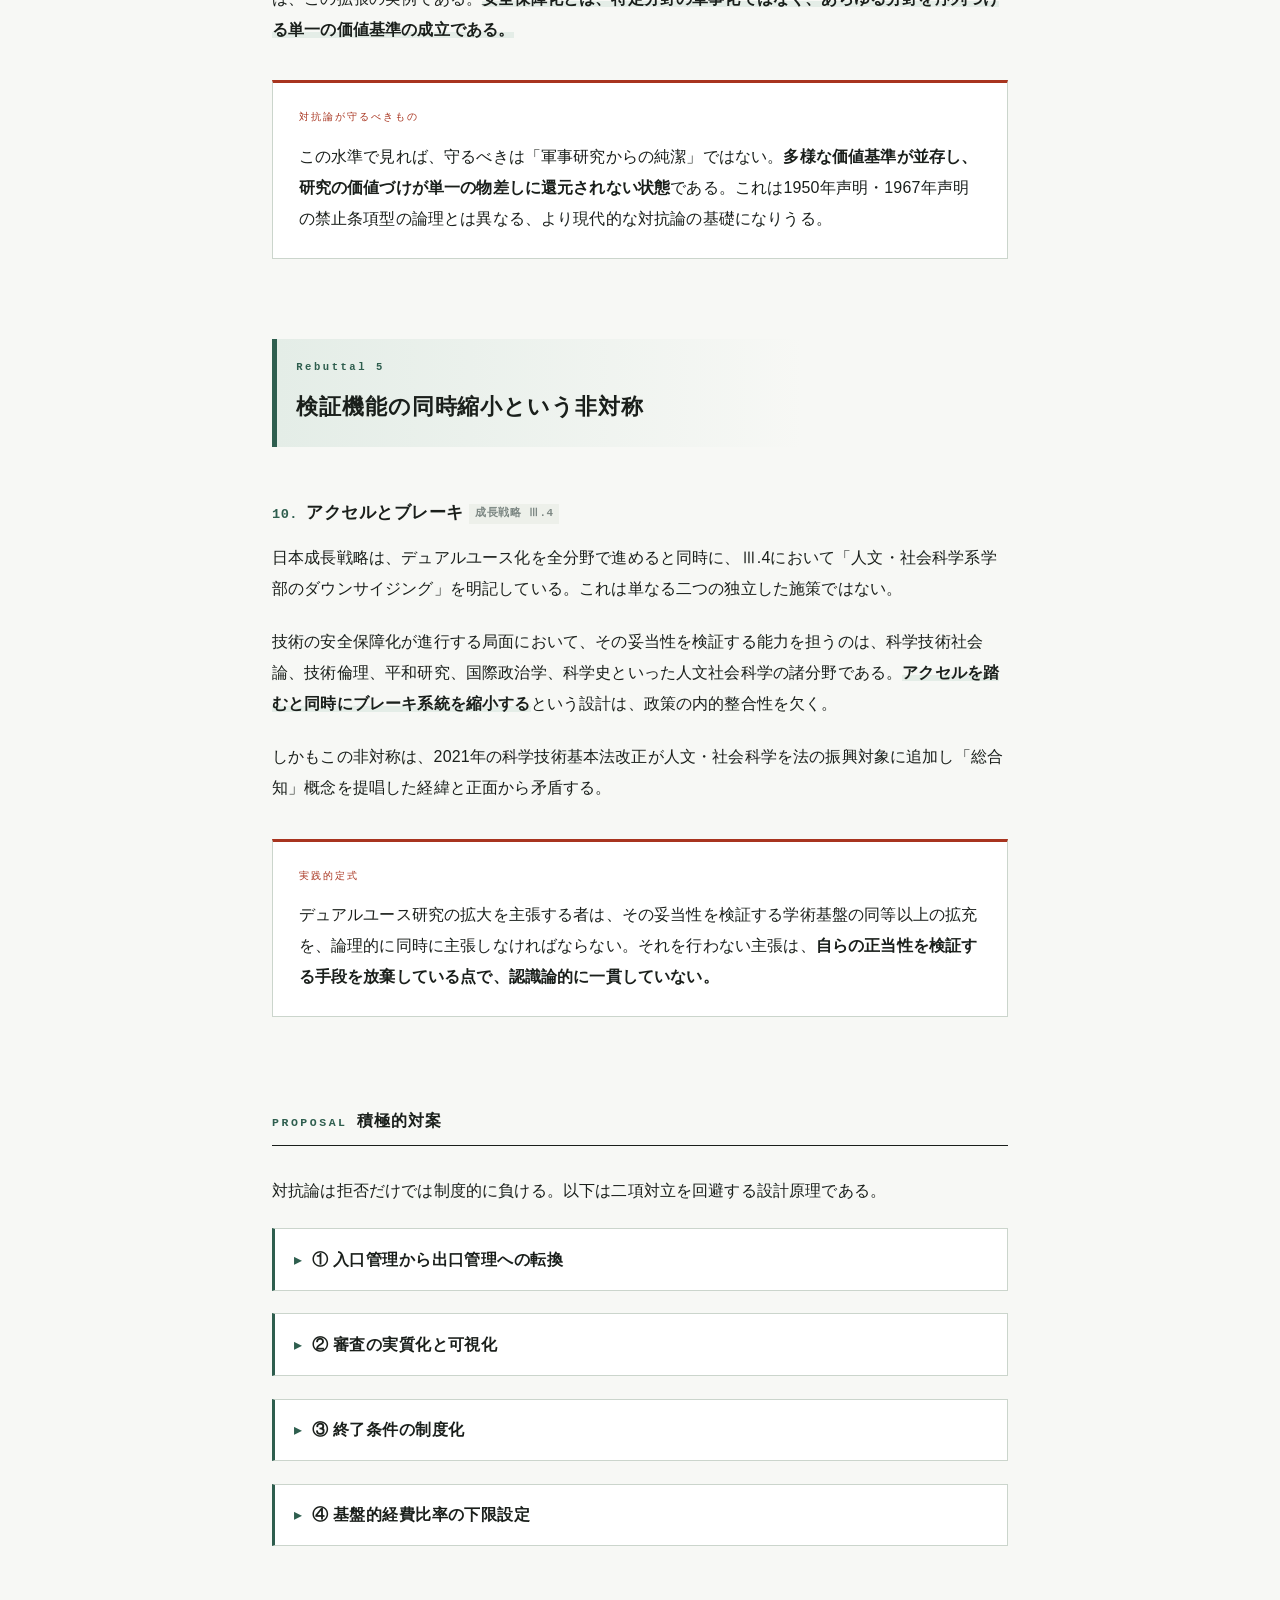
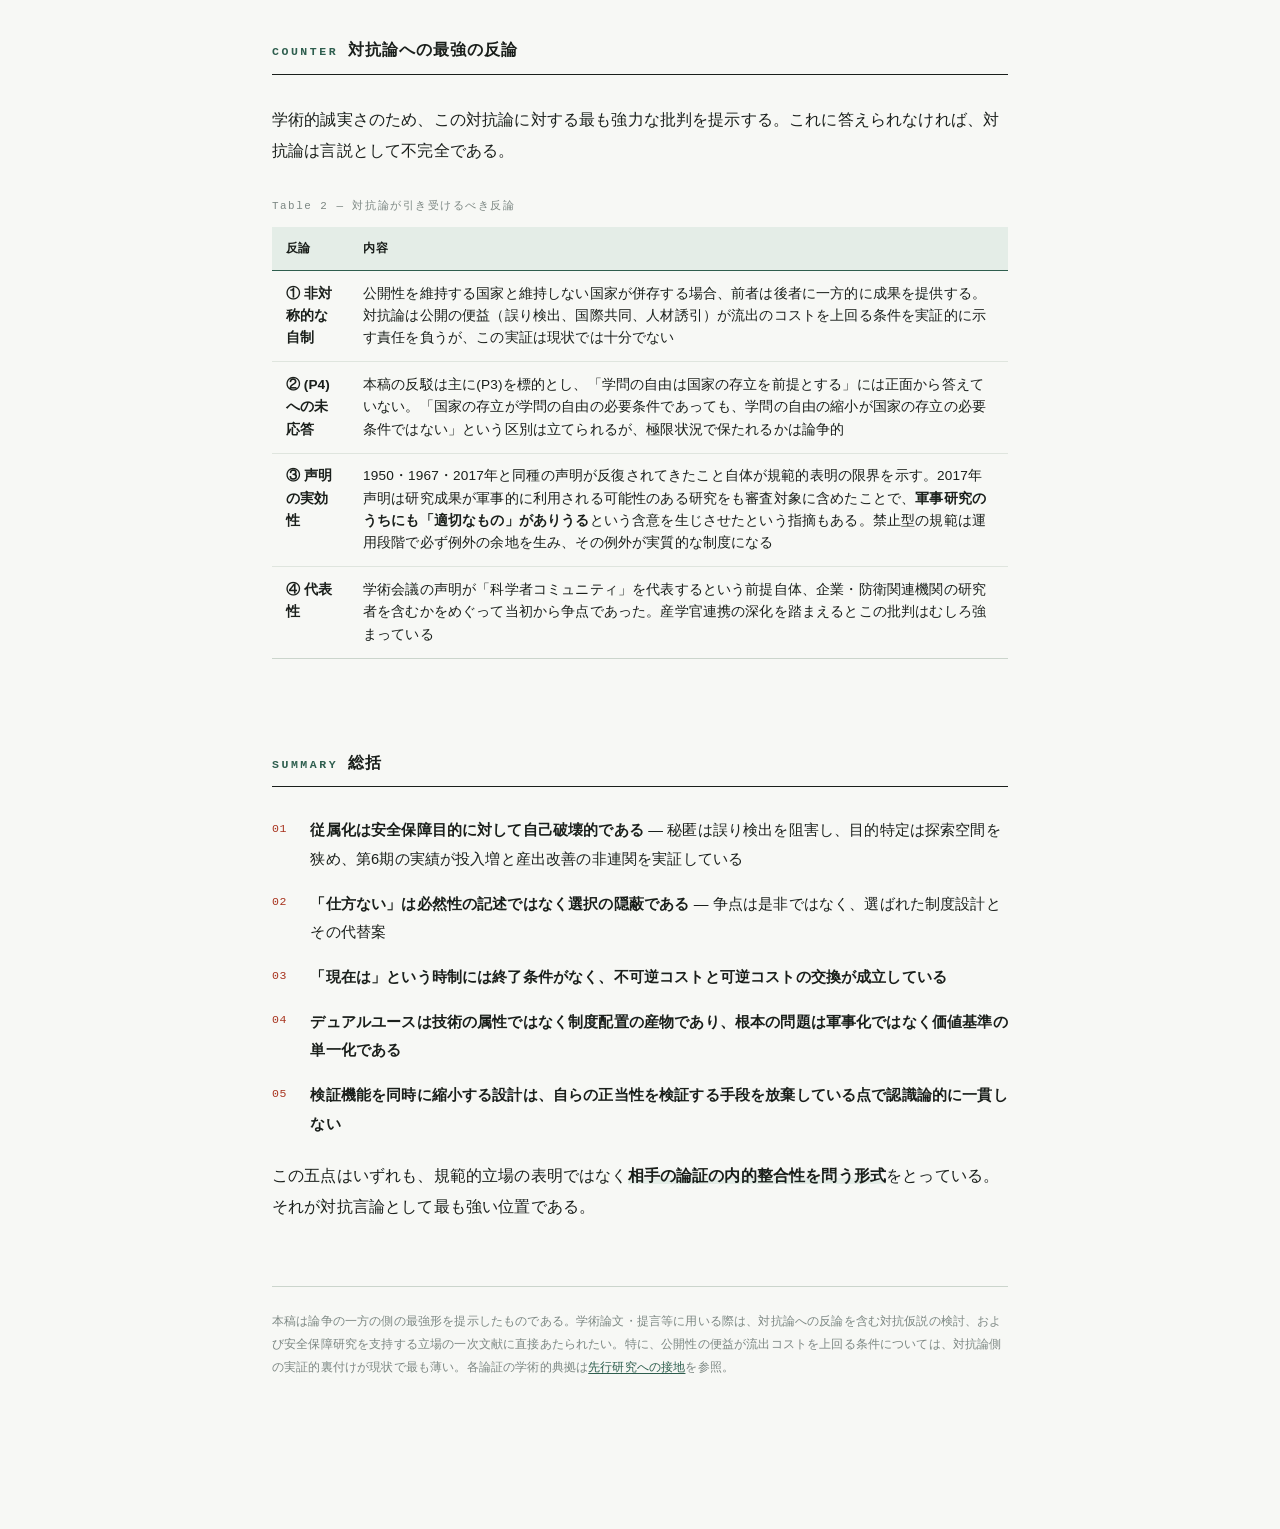
<file: chapter-2.html>
<!DOCTYPE html>
<html lang="ja">
<head>
<meta charset="utf-8">
<meta name="robots" content="noindex">
<meta name="viewport" content="width=device-width, initial-scale=1">
<title>「デュアルユース従属化は不可避」言説への対抗論</title>
<link rel="stylesheet" href="ledger.css">
</head>
<body>
<main class="sheet">

<header class="masthead">
  <p class="kicker">Part 2 — Ethics of Military Research</p>
  <h1>デュアルユース従属化への対抗論
    <span class="sub">「安全保障ゆえに不可避」という言説の構造分析</span>
  </h1>
  <p class="standfirst">対抗論を規範的立場の表明として組み立てると負ける。相手の論証の内的整合性を問う形式をとるとき、それは最も強い位置に立つ。</p>

  <dl class="colophon">
    <dt>対象言説</dt>
    <dd>「現在は安全保障上のリスクが高まっているため、基礎科学のデュアルユースへの従属化は仕方ない」</dd>
    <dt>接続する政策</dt>
    <dd>日本成長戦略（防衛産業③デュアルユース技術、国研へのセキュアなオフキャンパス拠点）／第7期科学技術・イノベーション基本計画</dd>
    <dt>作成</dt>
    <dd>2026年8月4日</dd>
    <dt>関連</dt>
    <dd><a href="index.html">論考一覧</a>／<a href="chapter-1.html">第1章 日本成長戦略2026の批判的検討</a>／<a href="chapter-3.html">第3章 先行研究への接地</a></dd>
  </dl>
</header>

<div class="band"><span class="en">Steelman</span><span class="ja">対象言説の最強形</span></div>

<p class="lede">弱い形を叩くことは論証にならない。批判対象を最も強い形で定式化しておく。</p>

<blockquote>
<b>(P1)</b> 現在の東アジアの安全保障環境は、冷戦後のいかなる時点よりも緊張度が高い。<br>
<b>(P2)</b> 現代の軍事的優位は、装備品単体ではなくAI・半導体・量子・バイオといった民生基盤技術の総体によって決定される（「新しい戦い方」）。<br>
<b>(P3)</b> ゆえに、これらの基盤技術の研究開発を安全保障目的から切り離して行う余裕は、資源制約下の日本には存在しない。<br>
<b>(P4)</b> 学問の自由や研究の公開性は、それを保障する国家の存立を前提とする。<br>
<b>(C)</b> ゆえに、基礎科学が安全保障の要請に従属することは、遺憾ではあるが不可避であり、これに抵抗することは非現実的な理想論である。
</blockquote>

<p>この論証は、日本成長戦略がデュアルユース技術を17戦略分野の一項目として制度化した現在、単なる論壇の言説ではなく<strong>政策の公式な正当化論理</strong>として機能している。</p>

<div class="claim">
  <span class="tag">戦略上の要点</span>
  <p><b>最初の反駁を相手の土俵（安全保障の実効性）の上で行うこと。</b>倫理を持ち出す前に、この言説が自らの目的に照らして自己破壊的であることを示す必要がある。</p>
</div>

<h2 class="part"><span class="no">Rebuttal 1</span>目的論的自己破壊</h2>

<section class="sec">
<h3><span class="n">1.</span>秘匿性と科学的生産性の負の相関<span class="loc">学術会議2017年声明</span></h3>

<p>対象言説は帰結主義の形式をとる。したがって帰結主義の土俵で反駁できるなら、それが最も強い反駁である。</p>

<p>科学の生産性は、公開・批判・再現・反証という循環に依存する。この循環は科学の「文化的装飾」ではなく、<strong>誤りを検出する唯一の機構</strong>である。秘匿された研究はこの機構から切り離される。冷戦期のソ連科学が、投入資源において決して劣位ではなかったにもかかわらず軍事関連分野で長期的に停滞した機序はここにある。<em>秘匿は、短期的には優位を保存し、中長期的には誤りの蓄積を許容する。</em></p>

<p>日本学術会議2017年声明が指摘したのはこの構造である。学術の健全な発展のためには研究テーマの選択や研究方法等について科学者の自主性・自律性が尊重され、さらに研究成果の公開性が確保されることが重要であるとされた。これは倫理的要請であると同時に、<strong>科学の生産関数に関する経験的命題</strong>として読むべきである。</p>
</section>

<section class="sec">
<h3><span class="n">2.</span>「勝ち筋」の事前特定と基礎研究の認識論的性質の矛盾<span class="loc">成長戦略 Ⅱ</span></h3>

<p>日本成長戦略は62の主要な製品・技術等について「日本が取り得る『勝ち筋』を見いだし」とする。しかし基礎研究の定義的特徴は<strong>成果の帰属先が事前に特定できないこと</strong>にある。特定できるなら、それは基礎研究ではなく開発である。</p>

<p>安全保障上有用であった過去の科学的成果を列挙してみればよい。GPSの前提となった一般相対論、暗号の前提となった数論、レーダーの前提となった電磁気学。いずれも安全保障目的で開始された研究ではない。</p>

<p>ここから導かれる帰結は、対象言説の主張と正反対である。すなわち<strong>安全保障上の有用性を最大化したいのであれば、安全保障目的からの独立性を保った基礎研究の裾野を最大化するのが合理的</strong>である。目的を明示した研究に資源を集中させることは、事前に想像可能な経路だけを探索することを意味し、<em>探索空間を系統的に狭める</em>。</p>
</section>

<section class="sec">
<h3><span class="n">3.</span>実証的裏付け — 第6期の自然実験<span class="loc">第6期総括／科学技術指標2025</span></h3>

<p>この主張は思弁ではない。第6期科学技術・イノベーション基本計画の総括は、政府自身の手で以下を記録している。</p>

<ul>
<li>政府研究開発投資は目標30兆円に対し実績約40.5兆円（当初予算まで）と目標を達成</li>
<li>一方で研究活動に十分な時間が割かれておらず、研究力に関する指標は世界13位</li>
<li>博士号取得者は横ばい</li>
<li>NISTEP『科学技術指標2025』：論文数7万225本（前年7万2,241本から減少）、Top10％補正論文3,447本（前年3,719本）で世界13位</li>
</ul>

<div class="claim">
  <span class="tag">因果の所在</span>
  <p><b>投入を1.35倍にしても産出が改善しなかったという事実は、ボトルネックが資金量ではないことを示している。</b>第6期総括自身が「研究時間の不足」「学内事務の割合」を課題として挙げている以上、真の制約は研究者の自律的な時間と探索の自由にある。</p>
  <p>デュアルユース従属化は、審査手続・セキュリティクリアランス・成果公開制限という形で、<b>まさにこのボトルネックを更に狭める方向に作用する</b>。安全保障上の実効性を目的とするならば、この経路は自己破壊的である。</p>
</div>
</section>

<h2 class="part"><span class="no">Rebuttal 2</span>「仕方ない」という語法の批判</h2>

<section class="sec">
<h3><span class="n">4.</span>必然性の偽装</h3>

<p>「仕方ない」は、選択を記述しているのではなく、<strong>選択を選択でないものとして再記述する言語操作</strong>である。実際には以下の全てが選択されたものである。</p>

<ul>
<li>62分野という配分先の選定（誰が、どの基準で選んだか）</li>
<li>基盤的経費ではなく戦略分野への重点配分という配分方式</li>
<li>国研にセキュアなオフキャンパス拠点を設置するという組織設計</li>
<li>人文社会科学系学部のダウンサイジングという同時決定</li>
<li>研究成果の公開性に関する例外範囲の設定</li>
</ul>

<p>これらはいずれも、安全保障環境という外生変数から一意に導かれるものではない。<strong>同じ安全保障認識の下で、異なる制度設計が論理的に可能である。</strong></p>

<div class="claim">
  <span class="tag">第一の実践的帰結</span>
  <p>議論すべきは「デュアルユース研究の是非」ではなく、<b>「どの制度設計が選択されたのか、なぜその代替案は採用されなかったのか」</b>である。前者は不毛な二項対立に終わるが、後者は検証可能な政策論争になる。</p>
</div>
</section>

<section class="sec">
<h3><span class="n">5.</span>内面化のメカニズム</h3>

<p>より深刻なのは、この語法が研究者側に内面化される過程である。予算獲得の必要から、研究者は自らの研究の安全保障上の含意を自発的に語り始める。これは強制ではなく、資金配分構造がもたらす合理的適応である。しかし累積すれば、<strong>研究課題の設定そのものが安全保障の語彙で行われる状態</strong>に到達する。</p>

<p>この段階に至ると、「従属化」は外部からの強制としては観察されなくなる。研究者は自由に選択していると認識しており、実際に個々の選択は自由である。制約は選択肢の集合の側に埋め込まれている。<em>自由の形式を保ったまま自由の実質が失われるという、最も検出困難な形態の統制</em>がここで成立する。</p>
</section>

<h2 class="part"><span class="no">Rebuttal 3</span>時制の欺瞞</h2>

<section class="sec">
<h3><span class="n">6.</span>終了条件の不在</h3>

<p>安全保障環境の「改善」を誰が、いかなる基準で宣言するのか。この問いに対する制度的回答は、日本成長戦略にも第7期基本計画にも存在しない。62分野の「PDCAメカニズム」は投資額と市場シェアを評価するものであって、安全保障化の解除条件を規定していない。</p>

<p><strong>終了条件を持たない例外措置は、定義上、例外ではなく新しい常態である。</strong></p>

<p>歴史的に、安全保障を理由とする措置が事後に撤回された事例は極めて乏しい。米国のFISA関連措置、輸出管理体制、機密指定の累積、いずれも緊急状況の終息後も存続している。これは個々の政権の悪意ではなく、<em>撤回のコストを負担する政治的主体が存在しない</em>という構造に起因する。制度を作る側にはインセンティブがあり、畳む側にはない。</p>
</section>

<section class="sec">
<h3><span class="n">7.</span>不可逆性の非対称</h3>

<div class="tablewrap">
<table>
<caption>Table 1 — 回復可能性の非対称</caption>
<thead>
<tr><th>対象</th><th>毀損の機序</th><th>回復時間</th></tr>
</thead>
<tbody>
<tr><td>研究者コホート</td><td>進学時点の選択、キャリア形成期の環境</td><td class="num">15〜25年</td></tr>
<tr><td>国際共同研究ネットワーク</td><td>秘匿義務による信頼の喪失</td><td class="num">10年以上、部分的に不可逆</td></tr>
<tr><td>学術分野の存立</td><td>定員削減による講座・後継者の消失</td><td class="num"><b>事実上不可逆</b></td></tr>
<tr><td>公開性の規範</td><td>一度作られた例外は先例となる</td><td class="num"><b>不可逆</b></td></tr>
</tbody>
</table>
</div>

<p>「現在は仕方ない」という判断は、<strong>可逆的なコスト（財政・経済）を回避するために、不可逆的なコスト（人材・分野・規範）を支払う構造</strong>を持つ。いかなる帰結主義的計算においても正当化が困難な交換である。</p>
</section>

<h2 class="part"><span class="no">Rebuttal 4</span>デュアルユース概念そのものの批判</h2>

<section class="sec">
<h3><span class="n">8.</span>デュアルユースは技術の属性ではない</h3>

<p>「この技術はデュアルユースである」という言明は、技術の内在的性質を記述しているように見える。しかし実際には、<strong>ある技術がどの用途に接続されるかは、それを取り巻く制度配置・資金構造・組織形態によって決定される</strong>。同一のアルゴリズムが医療画像診断にも標的識別にも接続されうるという事実は、技術の性質ではなく、接続を可能にする制度の存在を示している。</p>

<p>したがって「デュアルユースだから仕方ない」は論理的に転倒している。正しい記述は<em>「我々がデュアルユースな制度を設計したから、この技術はデュアルユースになった」</em>である。</p>

<p>日本成長戦略が防衛産業③としてデュアルユース技術を独立項目に立て、「防衛と経済の好循環」を明記し、防衛省版SBIR制度・ファストパス調達・DISTI・国研への防衛研究基盤構築を並べているのは、まさに<strong>接続を制度的に作り出す作業</strong>である。技術の性質が制度を要請したのではなく、制度が技術の性質を事後的に規定している。</p>
</section>

<section class="sec">
<h3><span class="n">9.</span>技術が用途を規定するという反転<span class="loc">ゲシュテルの水準</span></h3>

<p>ハイデガーのゲシュテル（総駆り立て体制）概念の核心は、技術が中立的な手段ではなく<strong>世界を「用立て可能な資源」として立ち現れさせる様式</strong>であるという点にあった。</p>

<p>この視座からすれば、デュアルユース化の本質的問題は「軍事に使われること」ではない。<em>あらゆる研究が「何のために役立つか」という問いに事前に答えることを要求される認識体制そのもの</em>である。</p>

<p>安全保障はこの体制における最も強力な「用立ての理由」として機能する。他のあらゆる目的（経済成長、健康、環境）の前提条件として位置づけられるからである。日本成長戦略において、防災も、食料も、医薬品も、造船も、港湾も、コンテンツすらが「安全保障」の語彙で記述されていることは、この拡張の実例である。<strong>安全保障化とは、特定分野の軍事化ではなく、あらゆる分野を序列づける単一の価値基準の成立である。</strong></p>

<div class="claim">
  <span class="tag">対抗論が守るべきもの</span>
  <p>この水準で見れば、守るべきは「軍事研究からの純潔」ではない。<b>多様な価値基準が並存し、研究の価値づけが単一の物差しに還元されない状態</b>である。これは1950年声明・1967年声明の禁止条項型の論理とは異なる、より現代的な対抗論の基礎になりうる。</p>
</div>
</section>

<h2 class="part"><span class="no">Rebuttal 5</span>検証機能の同時縮小という非対称</h2>

<section class="sec">
<h3><span class="n">10.</span>アクセルとブレーキ<span class="loc">成長戦略 Ⅲ.4</span></h3>

<p>日本成長戦略は、デュアルユース化を全分野で進めると同時に、Ⅲ.4において「人文・社会科学系学部のダウンサイジング」を明記している。これは単なる二つの独立した施策ではない。</p>

<p>技術の安全保障化が進行する局面において、その妥当性を検証する能力を担うのは、科学技術社会論、技術倫理、平和研究、国際政治学、科学史といった人文社会科学の諸分野である。<strong>アクセルを踏むと同時にブレーキ系統を縮小する</strong>という設計は、政策の内的整合性を欠く。</p>

<p>しかもこの非対称は、2021年の科学技術基本法改正が人文・社会科学を法の振興対象に追加し「総合知」概念を提唱した経緯と正面から矛盾する。</p>

<div class="claim">
  <span class="tag">実践的定式</span>
  <p>デュアルユース研究の拡大を主張する者は、その妥当性を検証する学術基盤の同等以上の拡充を、論理的に同時に主張しなければならない。それを行わない主張は、<b>自らの正当性を検証する手段を放棄している点で、認識論的に一貫していない。</b></p>
</div>
</section>

<div class="band"><span class="en">Proposal</span><span class="ja">積極的対案</span></div>

<p>対抗論は拒否だけでは制度的に負ける。以下は二項対立を回避する設計原理である。</p>

<details>
<summary><b>① 入口管理から出口管理への転換</b></summary>
<p>資金の出所（防衛関連機関か否か）による一律の線引きは、2017年声明のフォローアップ過程でも実効性の限界が指摘されてきた。より実質的なのは、<b>成果の公開性を絶対条件として維持し、公開できない研究には基盤的経費・大学組織を用いない</b>という出口側の原則である。これは軍事研究一般を禁じるものではなく、「秘匿を伴う研究は大学・国研の基盤機能の外で行う」という機能分離であり、科学の誤り検出機構を保存する。</p>
</details>

<details>
<summary><b>② 審査の実質化と可視化</b></summary>
<p>2017年声明は軍事的安全保障研究と見なされる可能性のある研究の適切性を目的・方法・応用の妥当性の観点から技術的・倫理的に審査する制度を各研究機関に求め、学協会には分野の性格に応じたガイドライン設定を求めた。この審査制度の<b>設置率・運用実態・却下事例の公開</b>を、研究機関評価の指標に組み込むことが具体的な要求点になる。存在するが機能していない審査制度は、正当化の道具に転化する。</p>
</details>

<details>
<summary><b>③ 終了条件の制度化</b></summary>
<p>安全保障を理由とする例外措置には、<b>サンセット条項と、解除を審議する主体の明示</b>を要求する。これは安全保障措置そのものへの反対ではなく、例外の常態化を防ぐ手続的要求であり、安全保障の必要性を認める立場からも支持しうる。</p>
</details>

<details>
<summary><b>④ 基盤的経費比率の下限設定</b></summary>
<p>戦略分野配分の拡大に対し、<b>基盤的経費（運営費交付金・科研費のうち非重点分）の総額に占める比率の下限</b>を政策目標として設定する。これにより「選択と集中」と「多様性の確保」の間のトレードオフが、定量的な政策論争の対象になる。</p>
</details>

<div class="band"><span class="en">Counter</span><span class="ja">対抗論への最強の反論</span></div>

<p>学術的誠実さのため、この対抗論に対する最も強力な批判を提示する。これに答えられなければ、対抗論は言説として不完全である。</p>

<div class="tablewrap">
<table>
<caption>Table 2 — 対抗論が引き受けるべき反論</caption>
<thead>
<tr><th>反論</th><th>内容</th></tr>
</thead>
<tbody>
<tr><td><b>① 非対称的な自制</b></td><td>公開性を維持する国家と維持しない国家が併存する場合、前者は後者に一方的に成果を提供する。対抗論は公開の便益（誤り検出、国際共同、人材誘引）が流出のコストを上回る条件を実証的に示す責任を負うが、この実証は現状では十分でない</td></tr>
<tr><td><b>② (P4)への未応答</b></td><td>本稿の反駁は主に(P3)を標的とし、「学問の自由は国家の存立を前提とする」には正面から答えていない。「国家の存立が学問の自由の必要条件であっても、学問の自由の縮小が国家の存立の必要条件ではない」という区別は立てられるが、極限状況で保たれるかは論争的</td></tr>
<tr><td><b>③ 声明の実効性</b></td><td>1950・1967・2017年と同種の声明が反復されてきたこと自体が規範的表明の限界を示す。2017年声明は研究成果が軍事的に利用される可能性のある研究をも審査対象に含めたことで、<b>軍事研究のうちにも「適切なもの」がありうる</b>という含意を生じさせたという指摘もある。禁止型の規範は運用段階で必ず例外の余地を生み、その例外が実質的な制度になる</td></tr>
<tr><td><b>④ 代表性</b></td><td>学術会議の声明が「科学者コミュニティ」を代表するという前提自体、企業・防衛関連機関の研究者を含むかをめぐって当初から争点であった。産学官連携の深化を踏まえるとこの批判はむしろ強まっている</td></tr>
</tbody>
</table>
</div>

<div class="band"><span class="en">Summary</span><span class="ja">総括</span></div>

<ol class="checklist">
<li><b>従属化は安全保障目的に対して自己破壊的である</b> — 秘匿は誤り検出を阻害し、目的特定は探索空間を狭め、第6期の実績が投入増と産出改善の非連関を実証している</li>
<li><b>「仕方ない」は必然性の記述ではなく選択の隠蔽である</b> — 争点は是非ではなく、選ばれた制度設計とその代替案</li>
<li><b>「現在は」という時制には終了条件がなく、不可逆コストと可逆コストの交換が成立している</b></li>
<li><b>デュアルユースは技術の属性ではなく制度配置の産物であり、根本の問題は軍事化ではなく価値基準の単一化である</b></li>
<li><b>検証機能を同時に縮小する設計は、自らの正当性を検証する手段を放棄している点で認識論的に一貫しない</b></li>
</ol>

<p>この五点はいずれも、規範的立場の表明ではなく<strong>相手の論証の内的整合性を問う形式</strong>をとっている。それが対抗言論として最も強い位置である。</p>

<p class="note">本稿は論争の一方の側の最強形を提示したものである。学術論文・提言等に用いる際は、対抗論への反論を含む対抗仮説の検討、および安全保障研究を支持する立場の一次文献に直接あたられたい。特に、公開性の便益が流出コストを上回る条件については、対抗論側の実証的裏付けが現状で最も薄い。各論証の学術的典拠は<a href="chapter-3.html">先行研究への接地</a>を参照。</p>

</main>
</body>
</html>
</file>
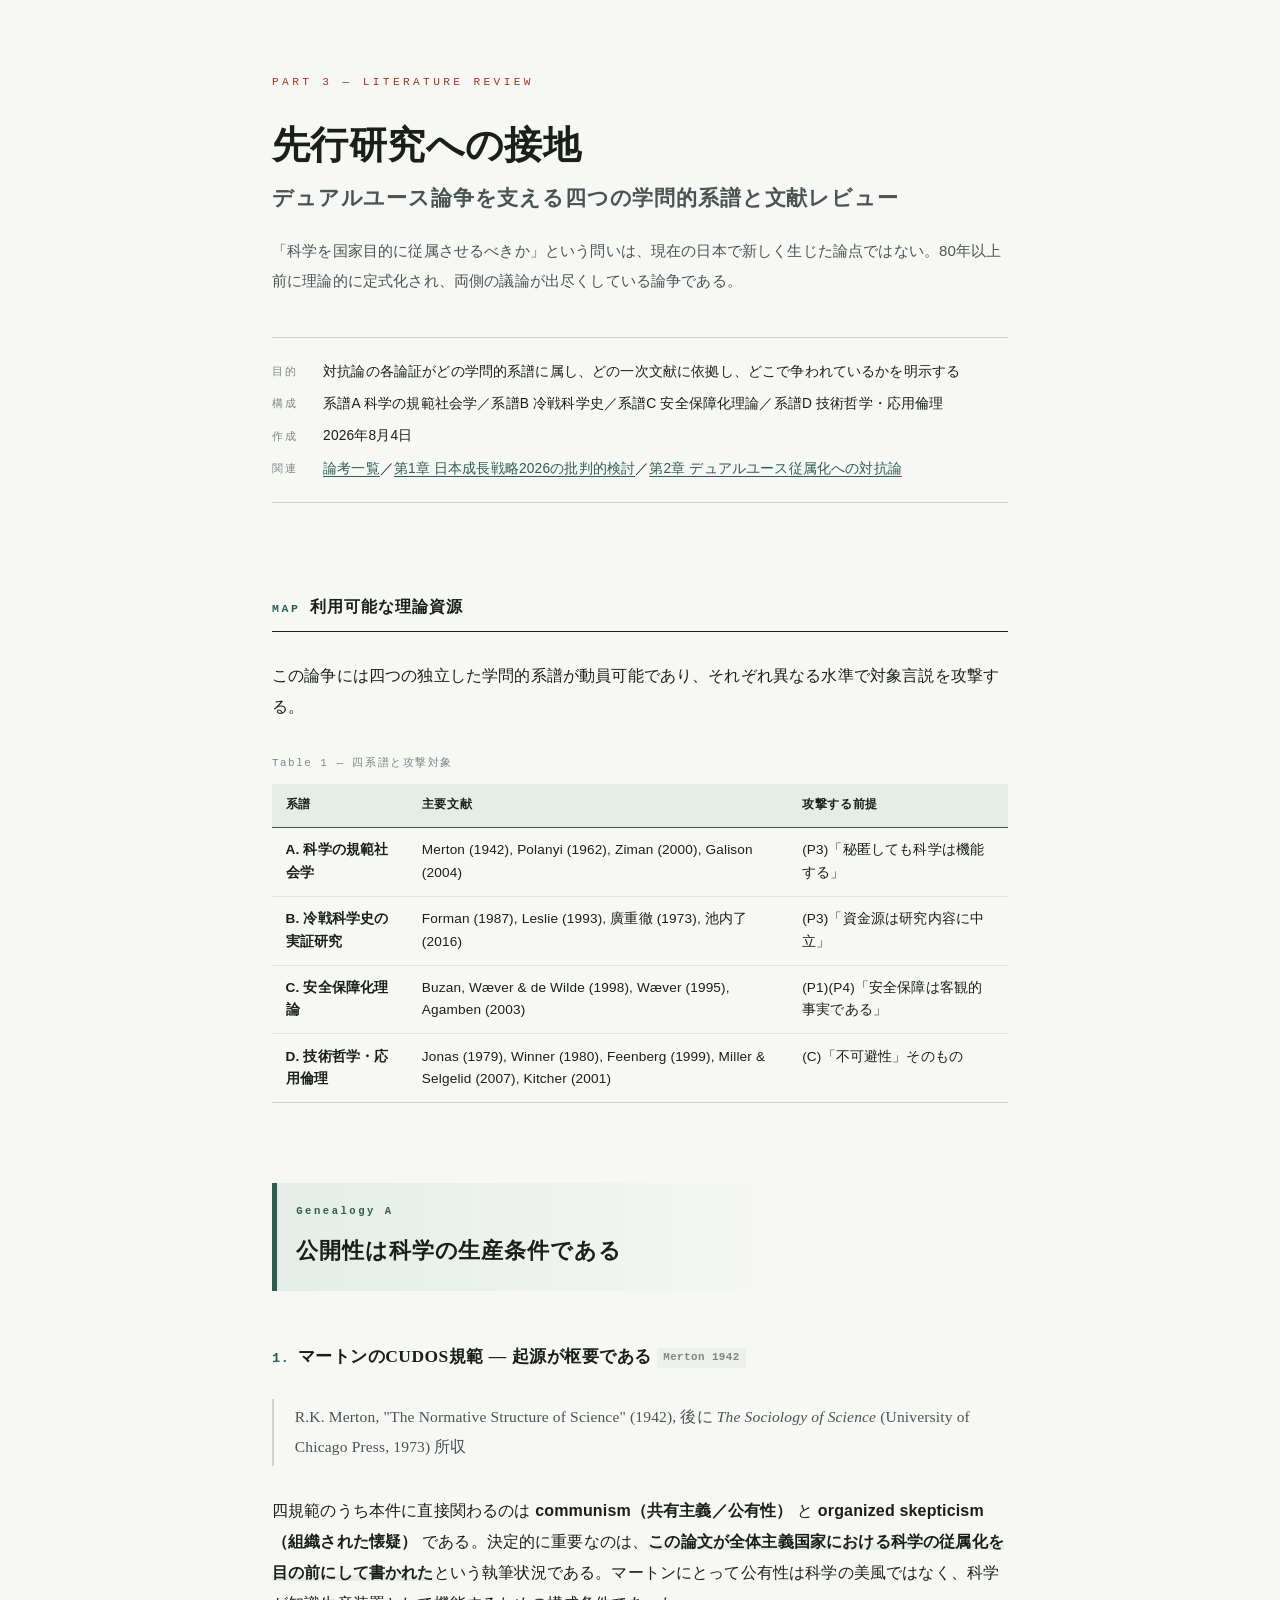
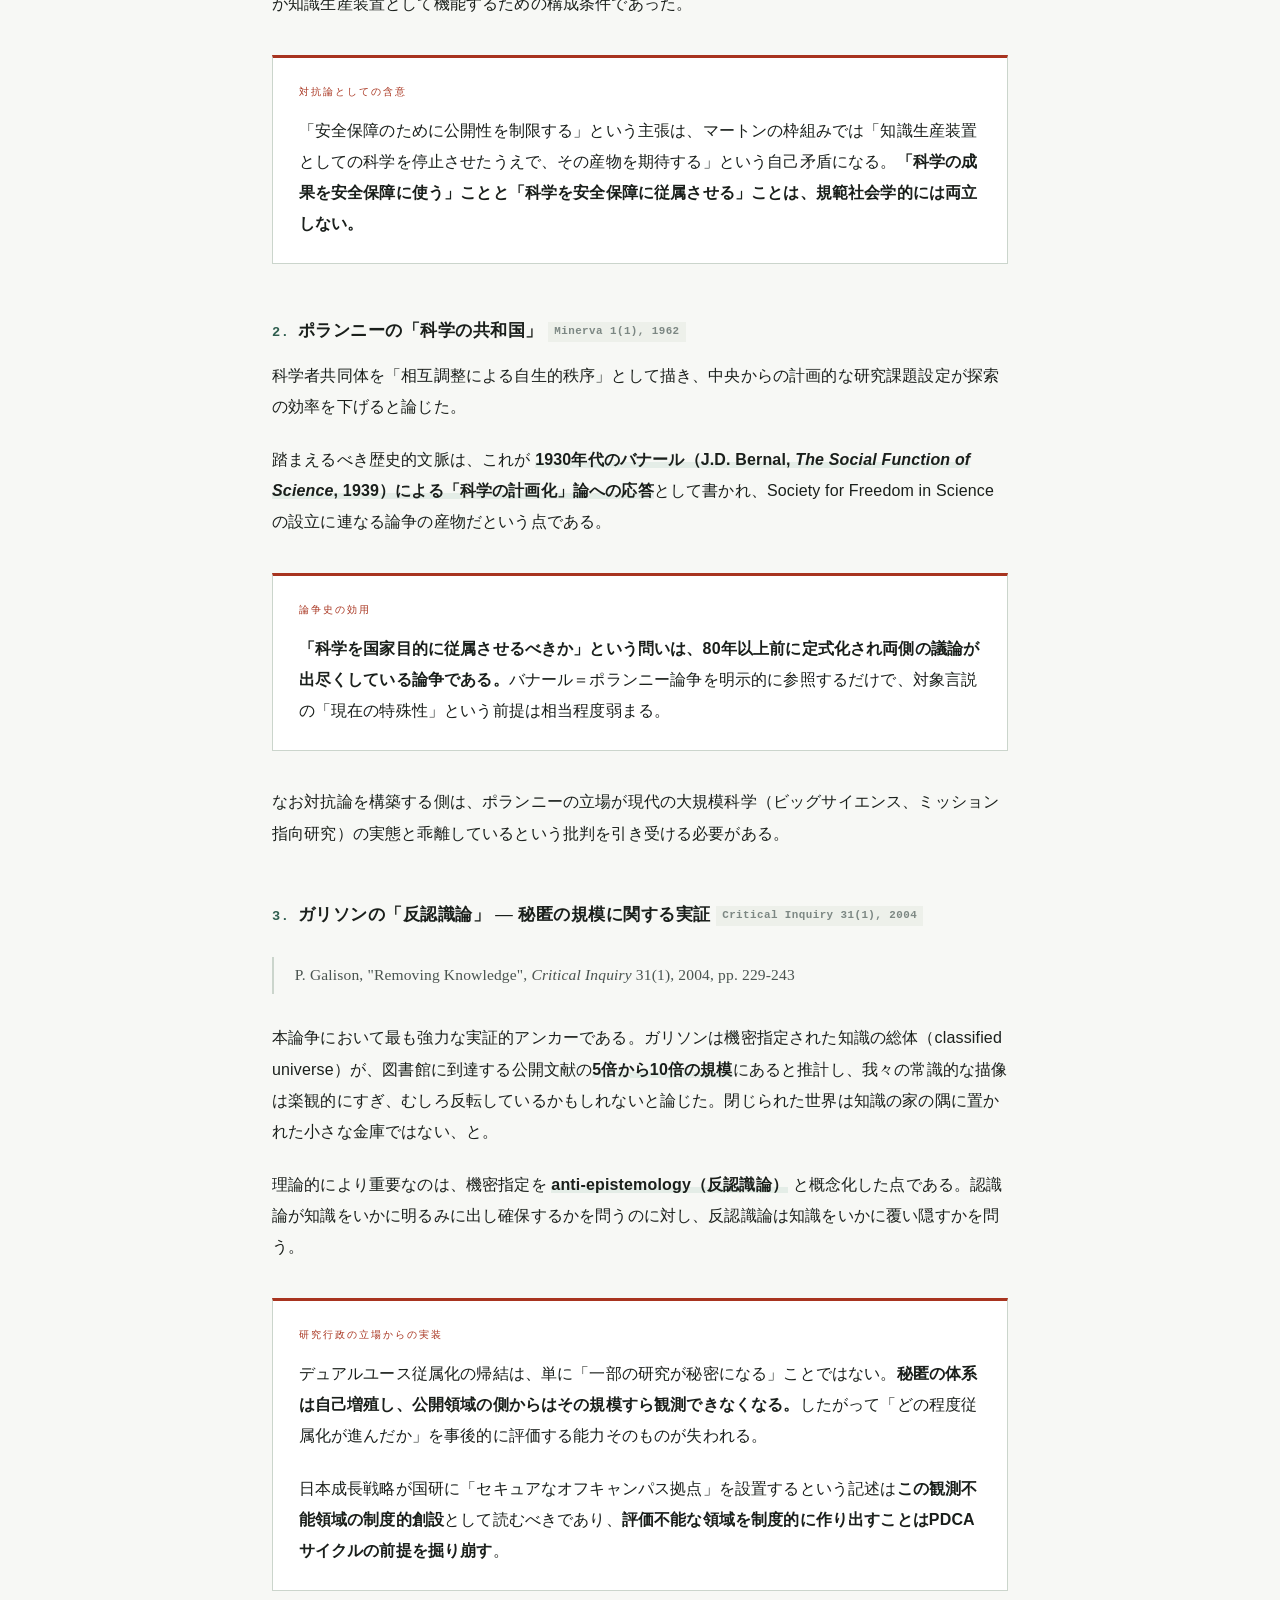
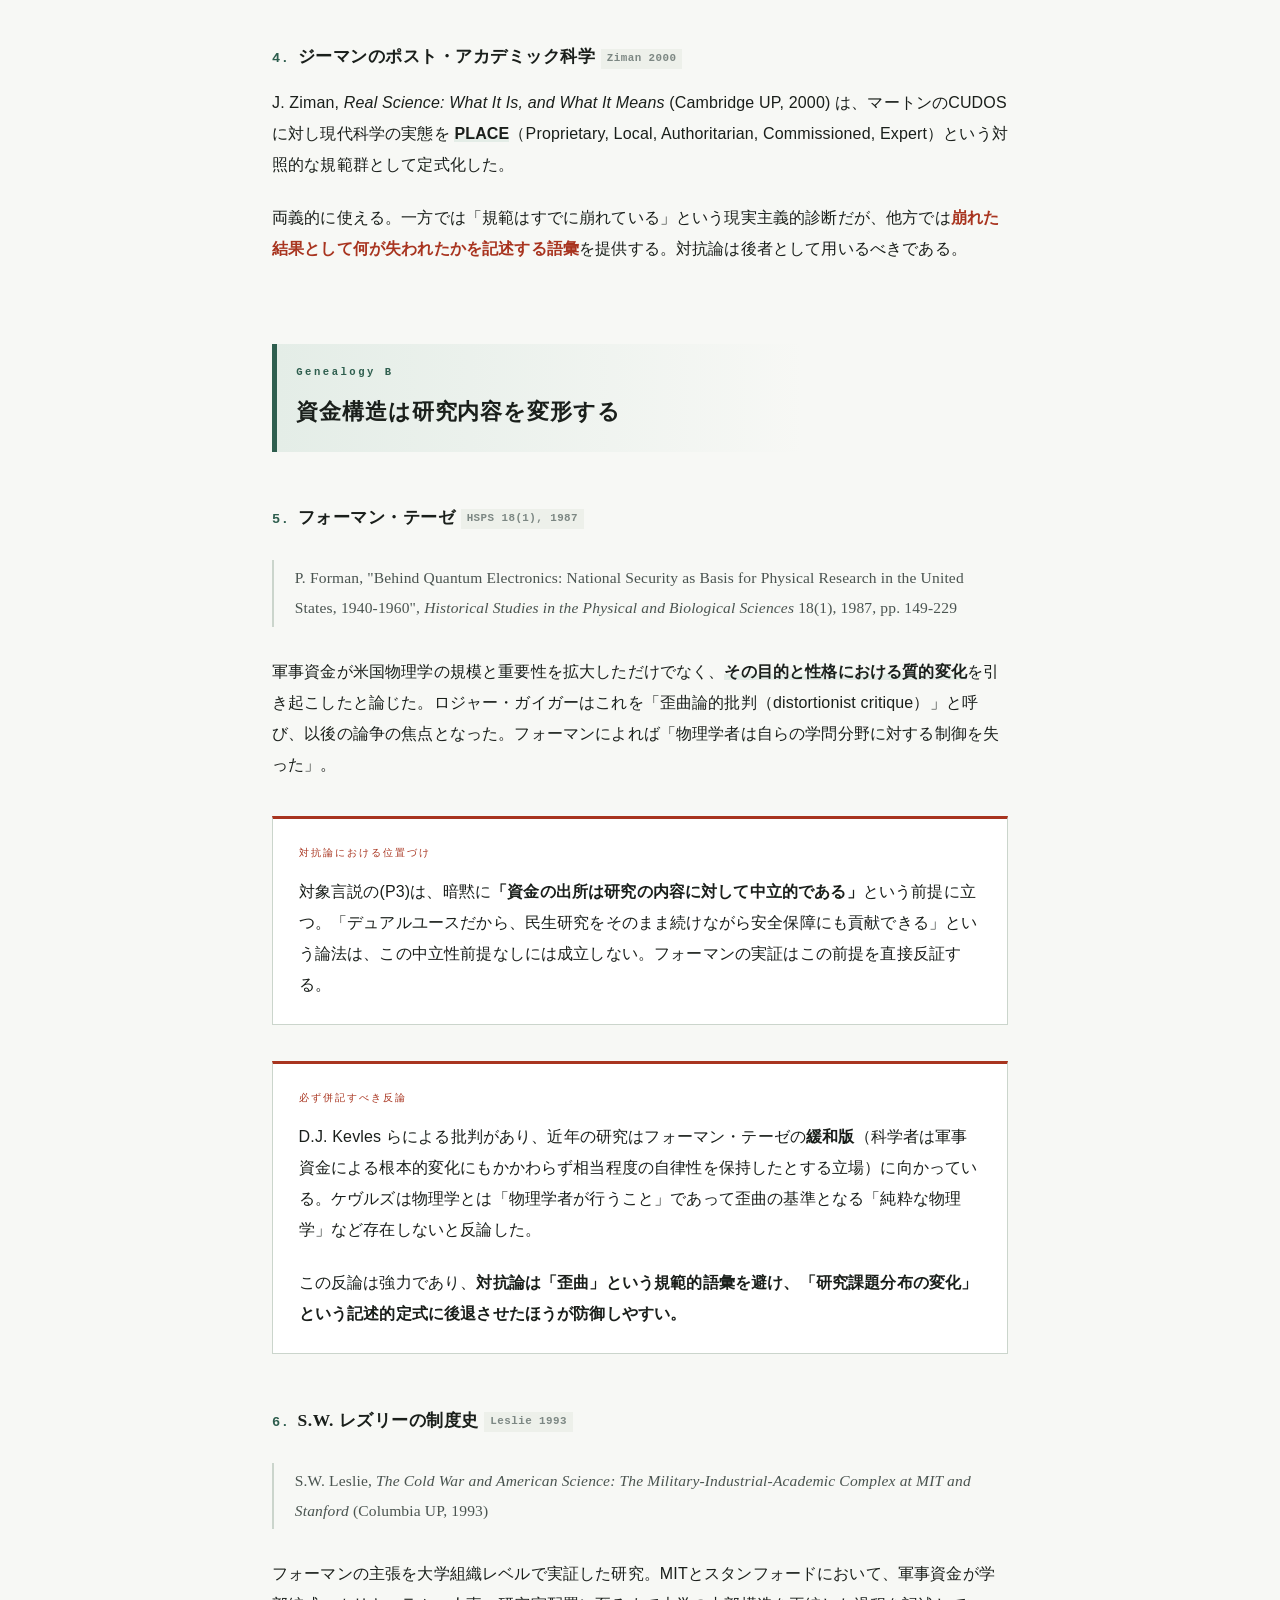
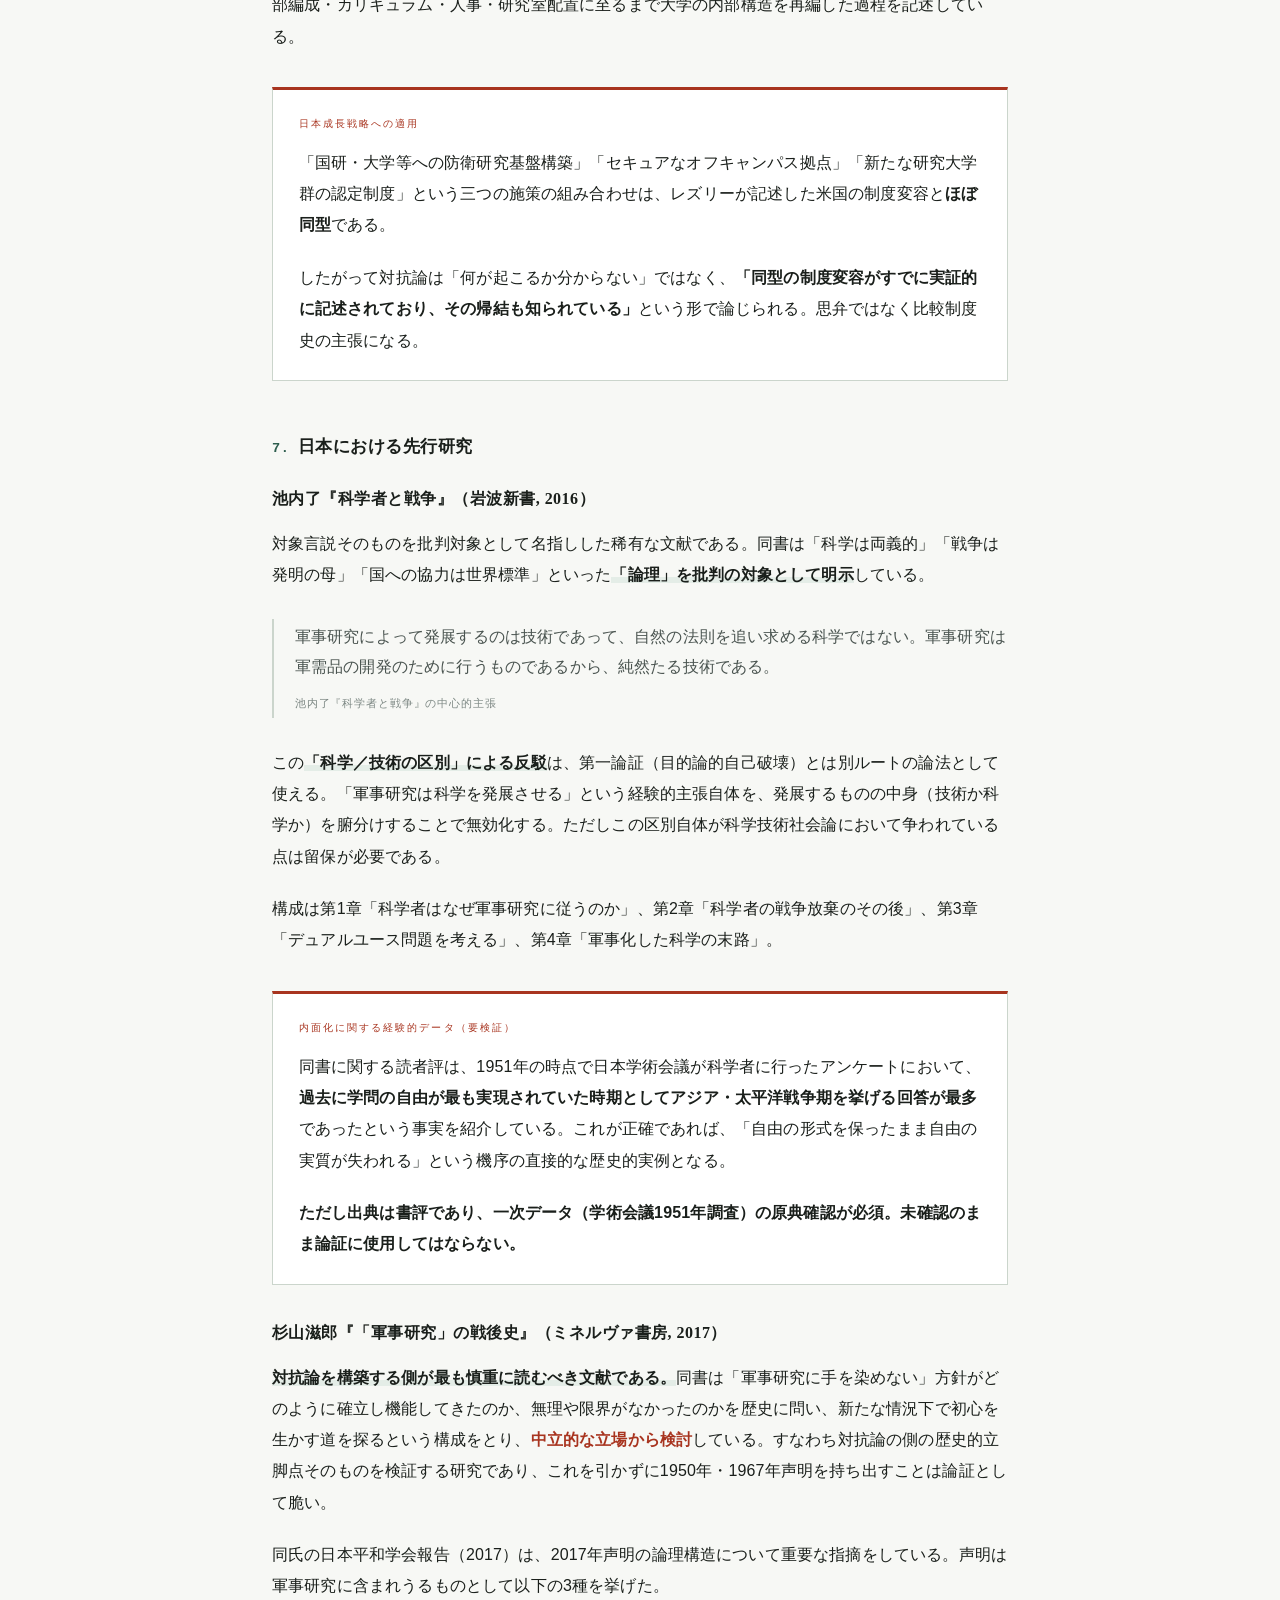
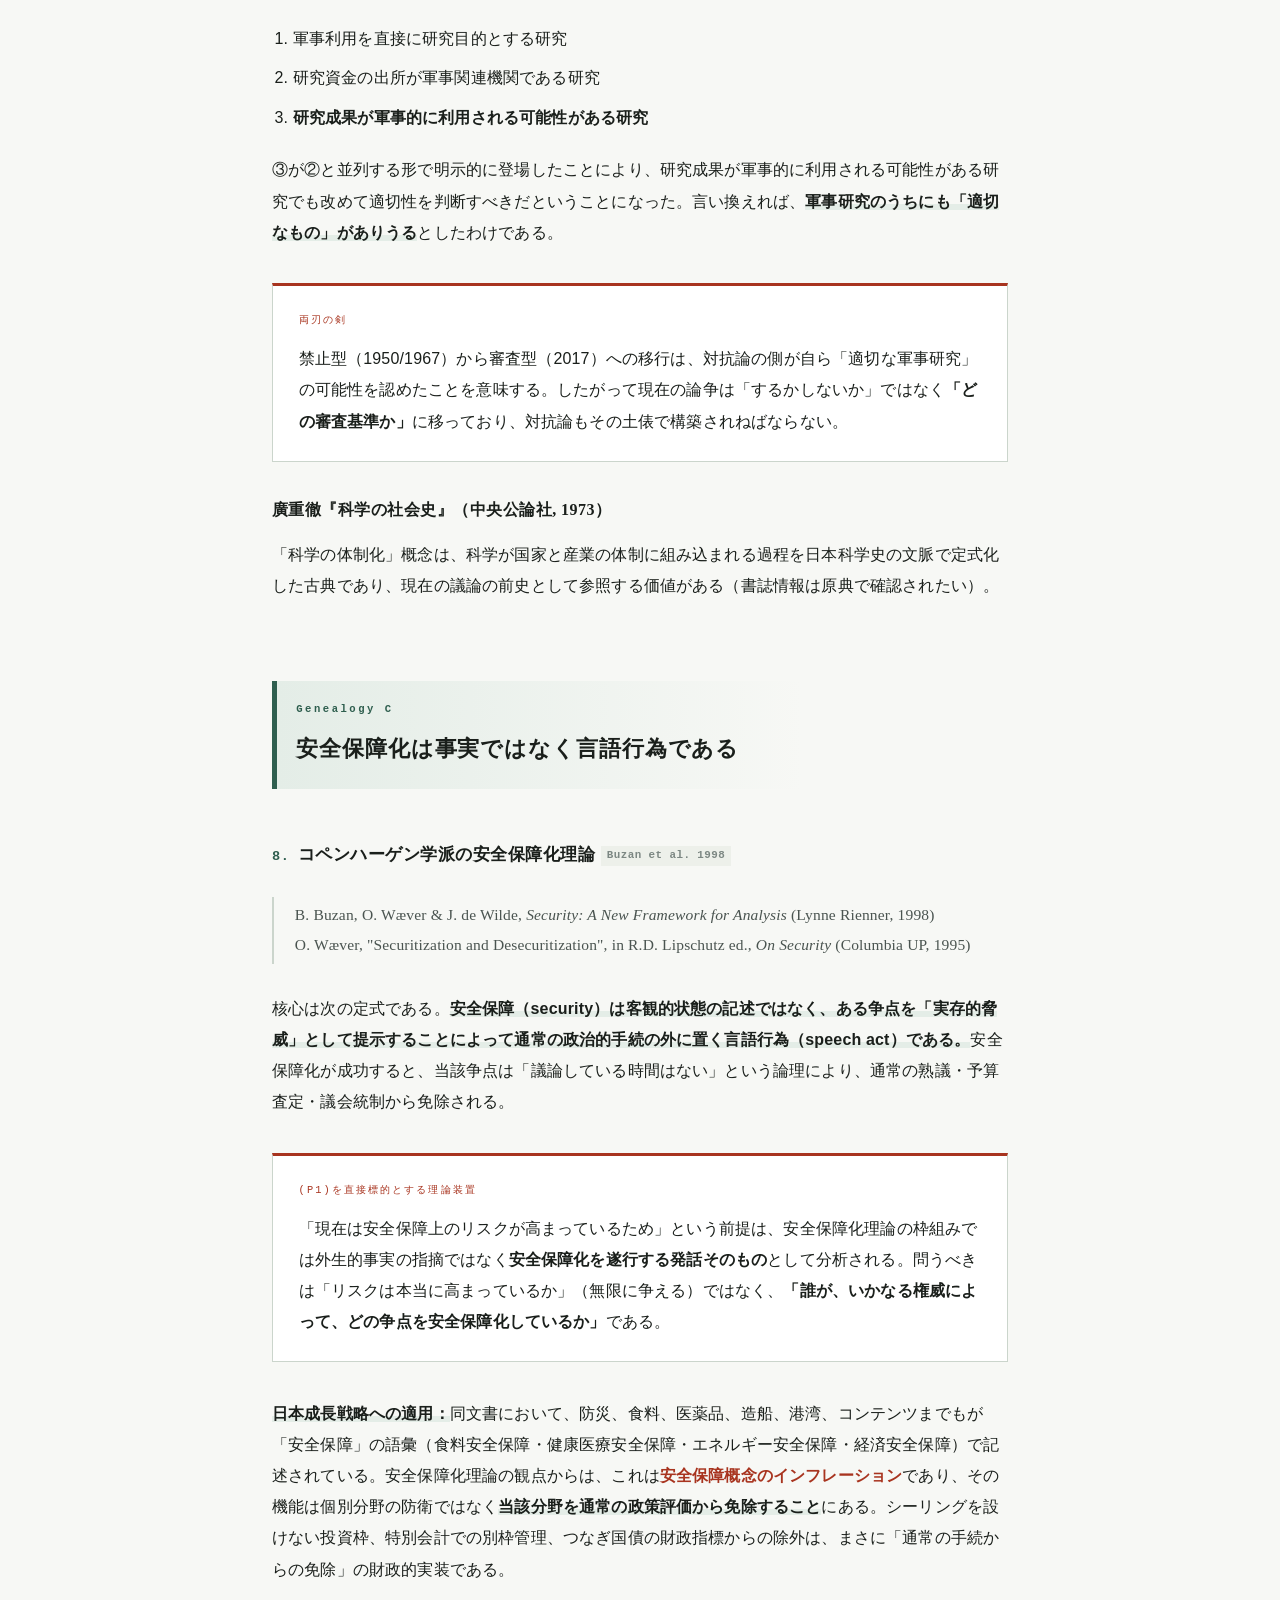
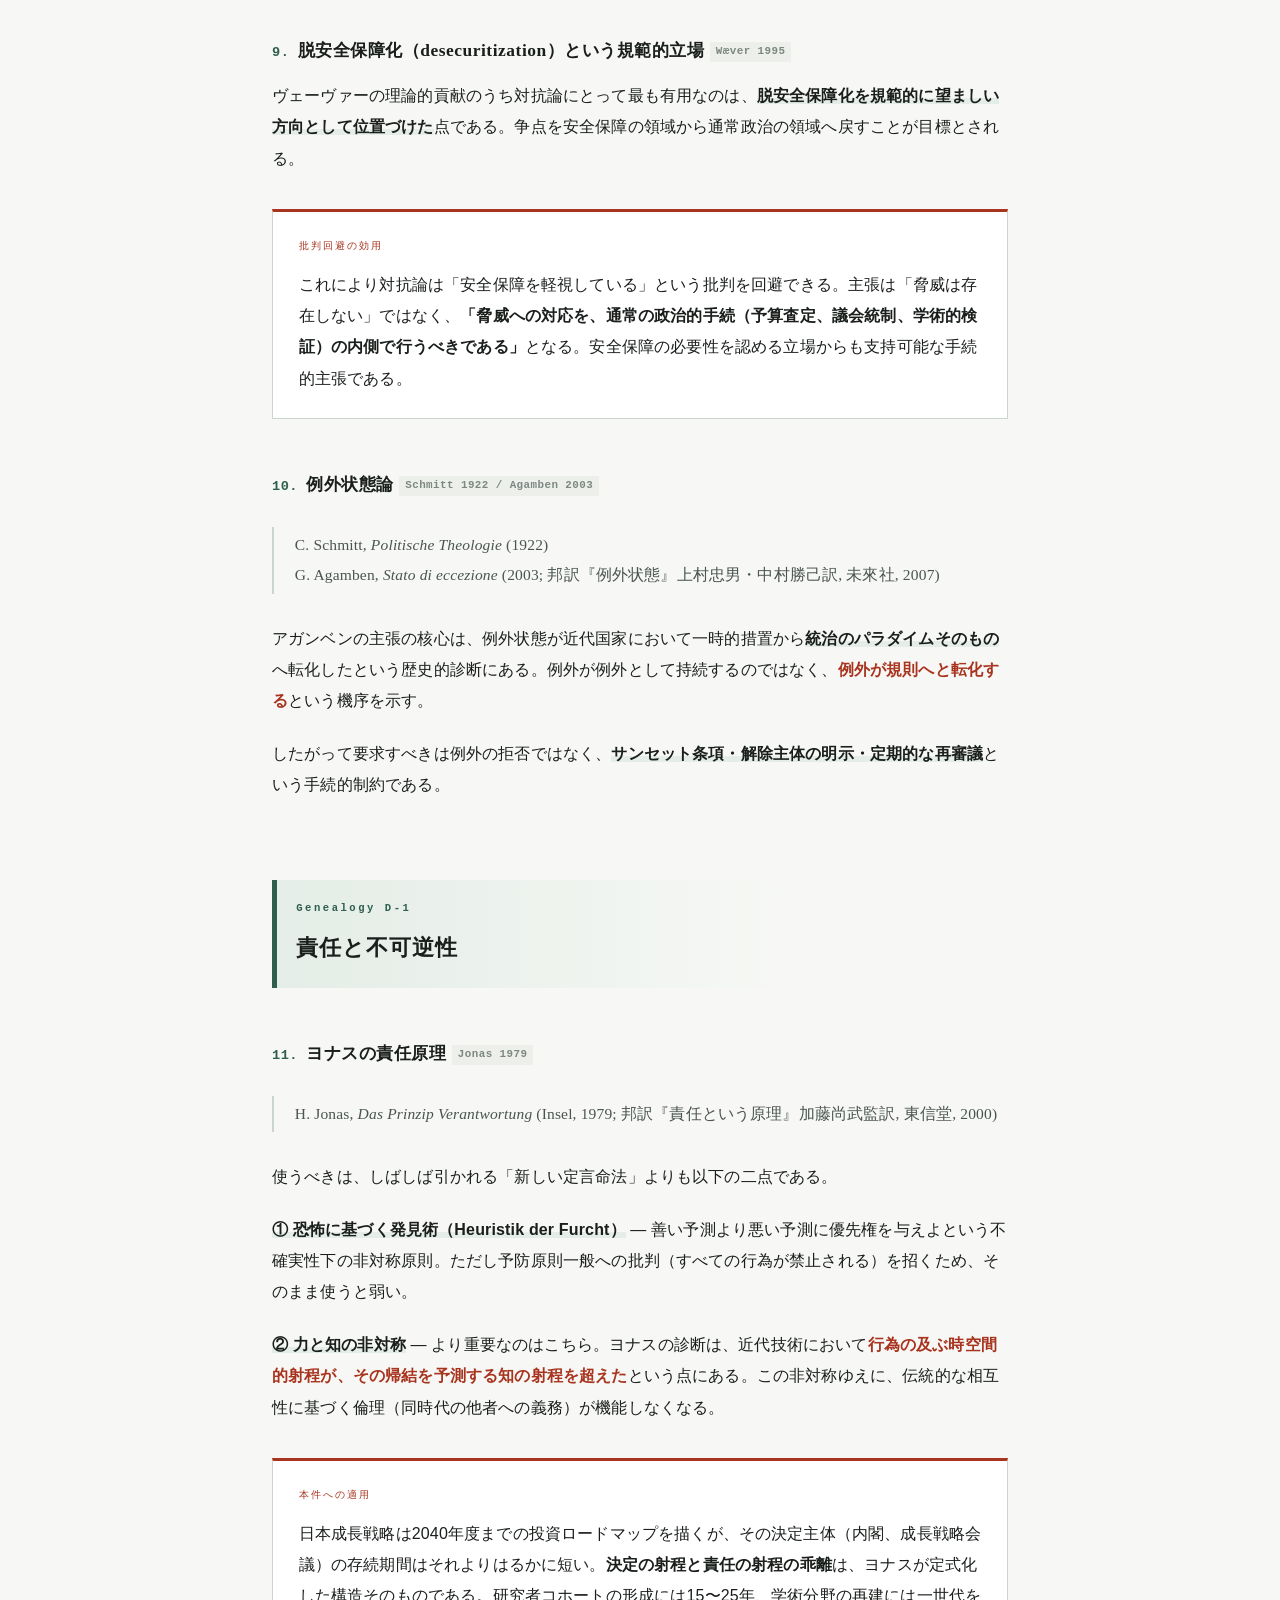
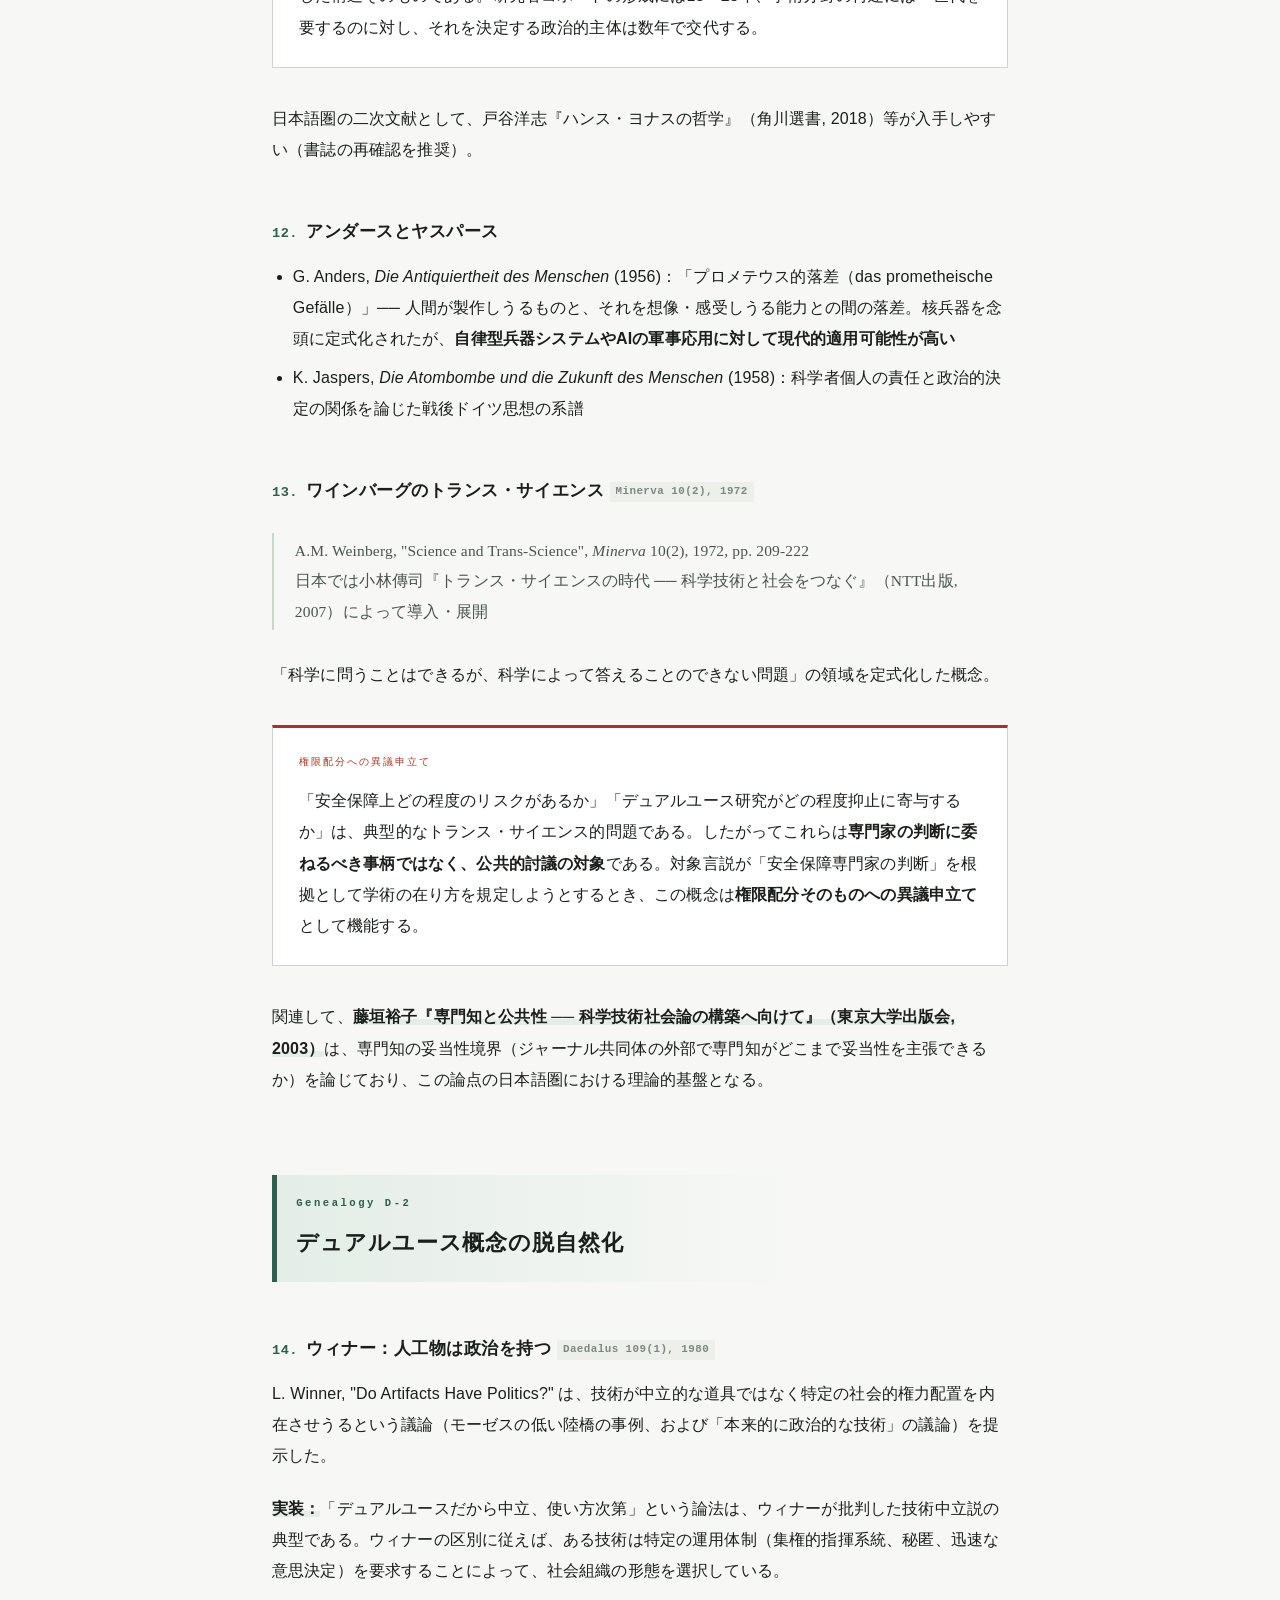
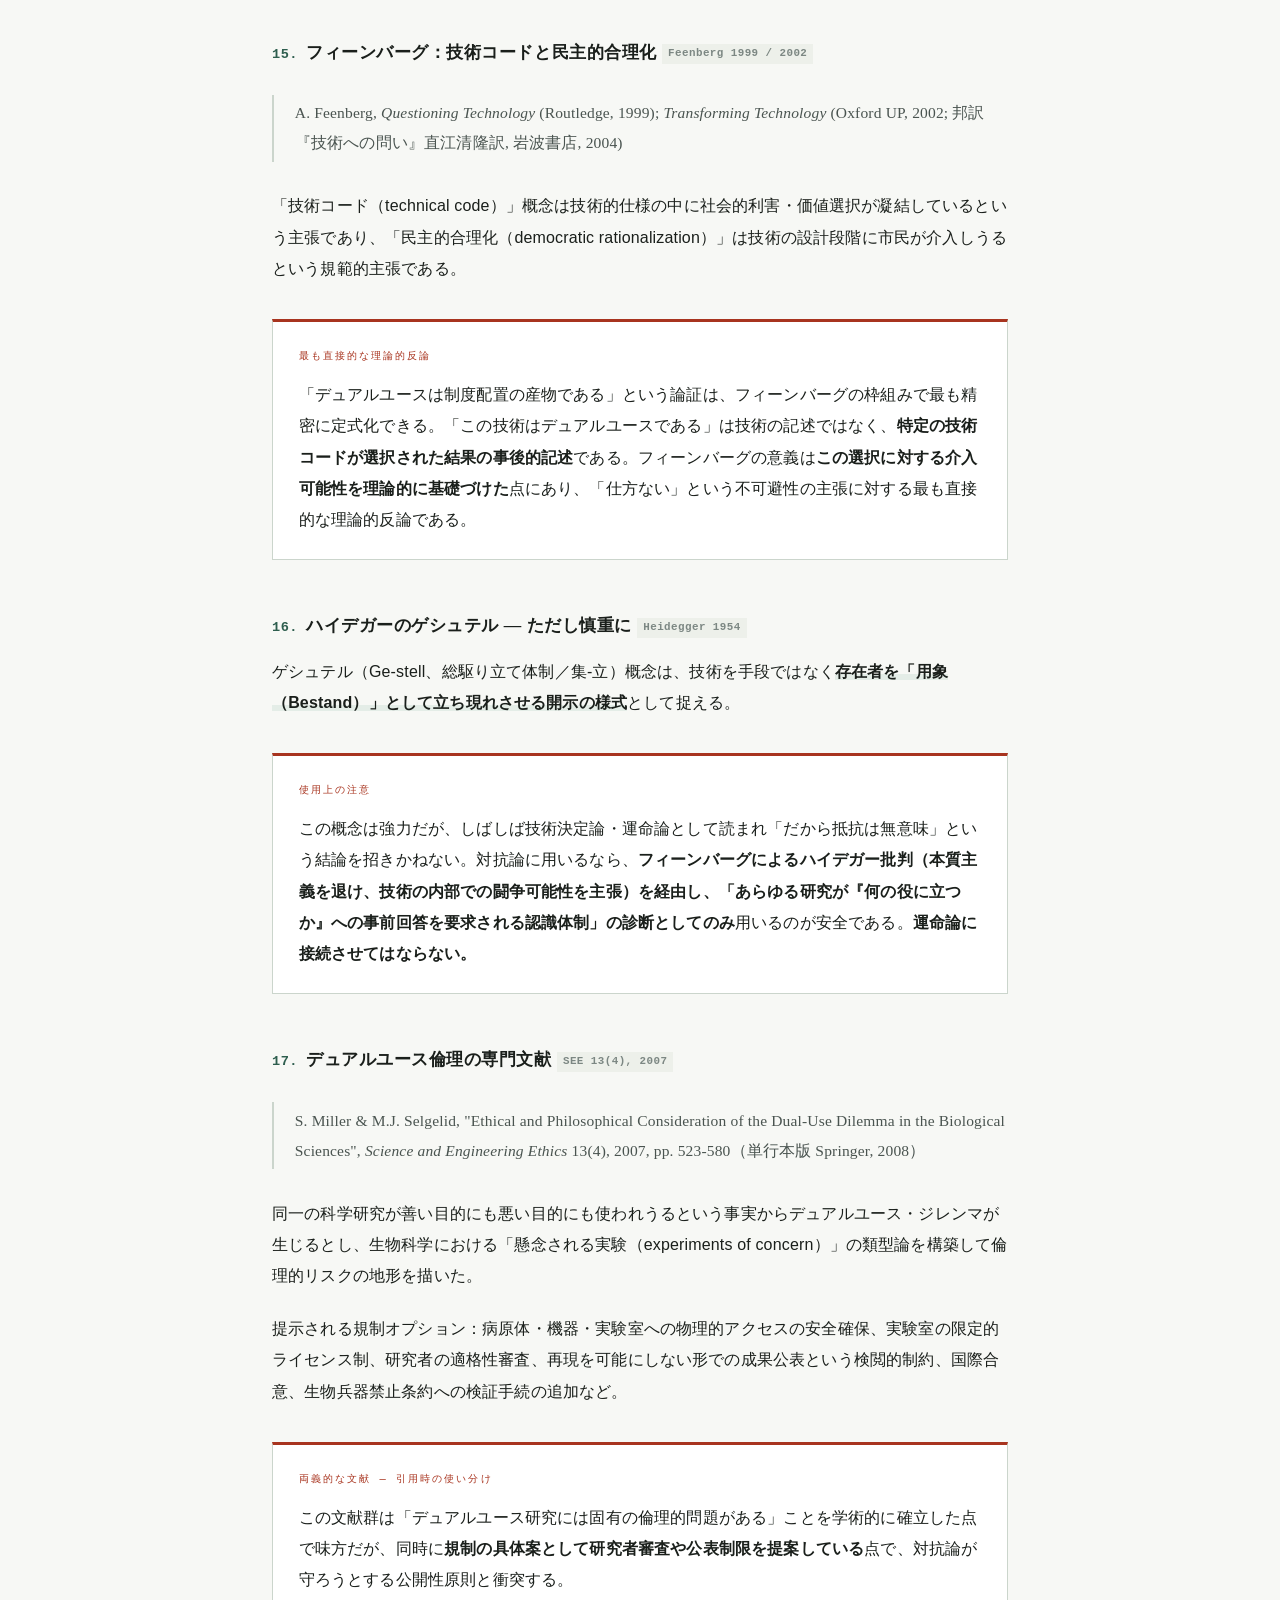
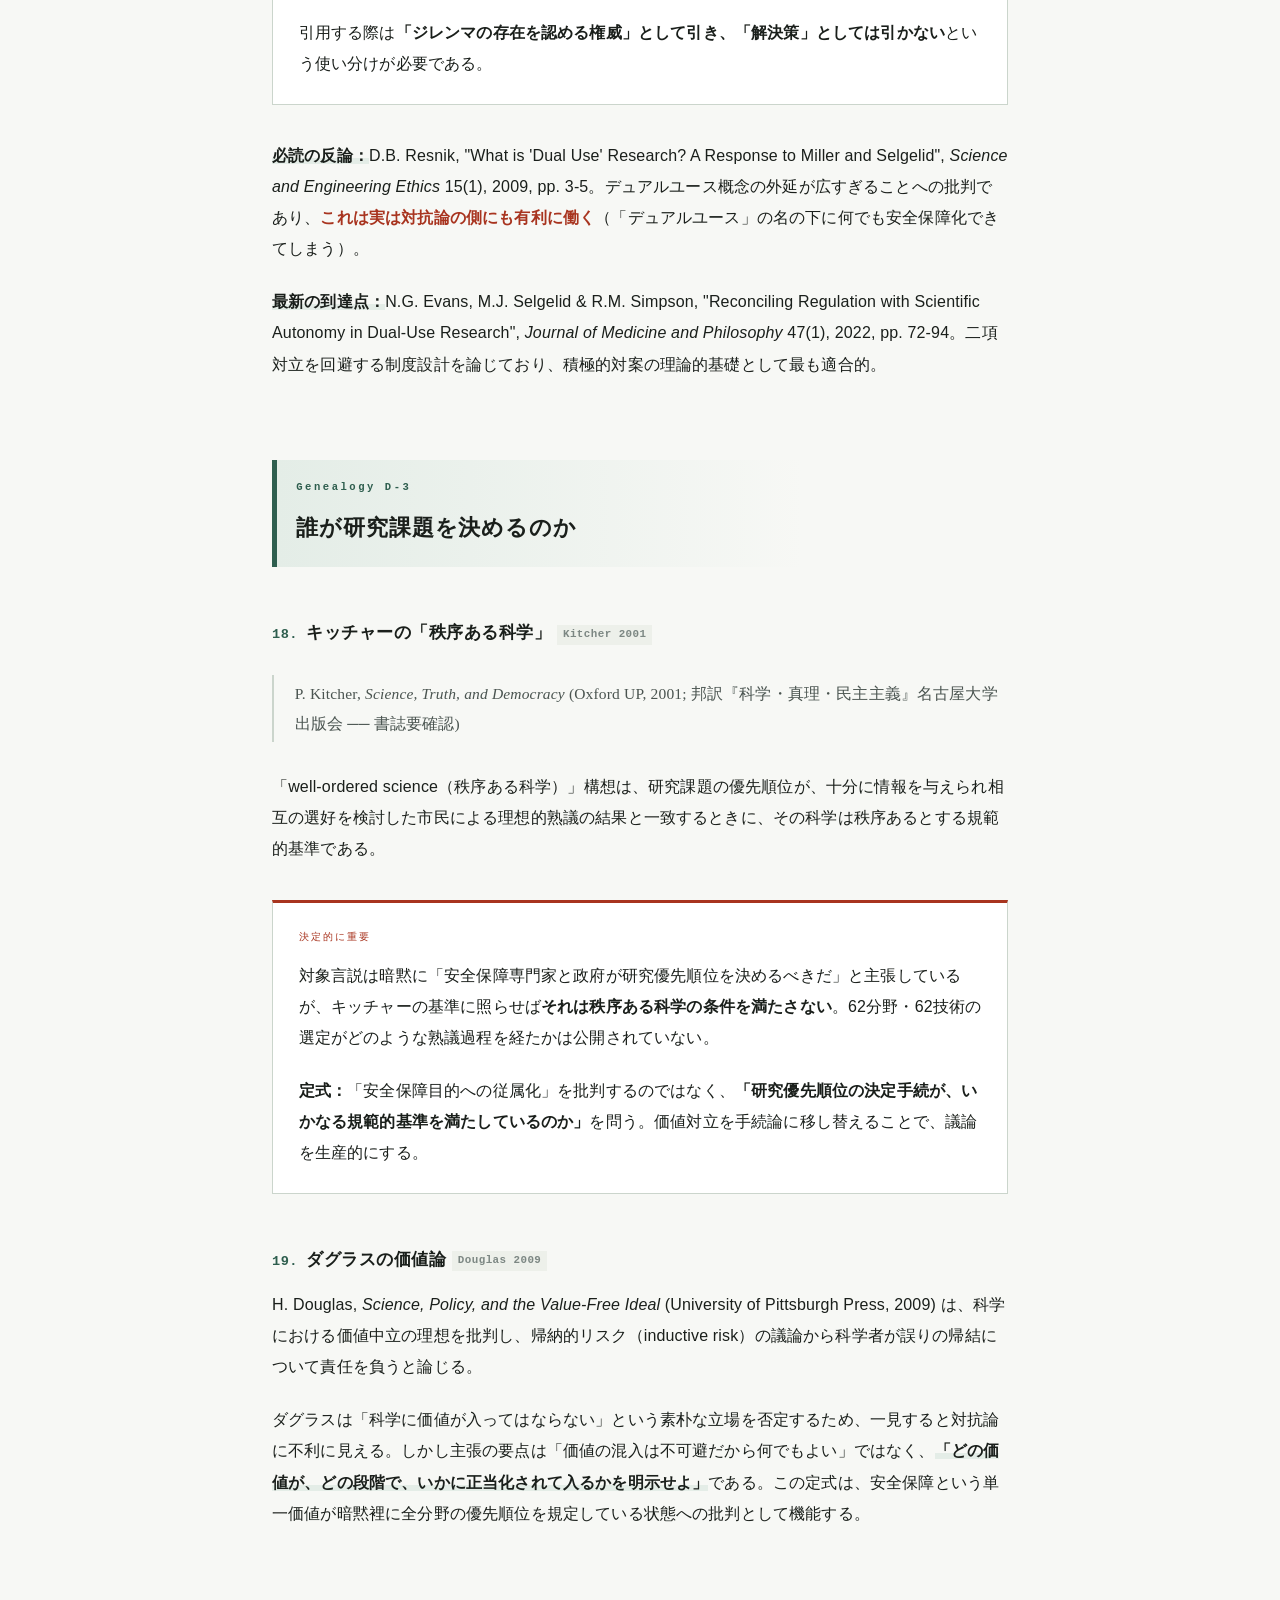
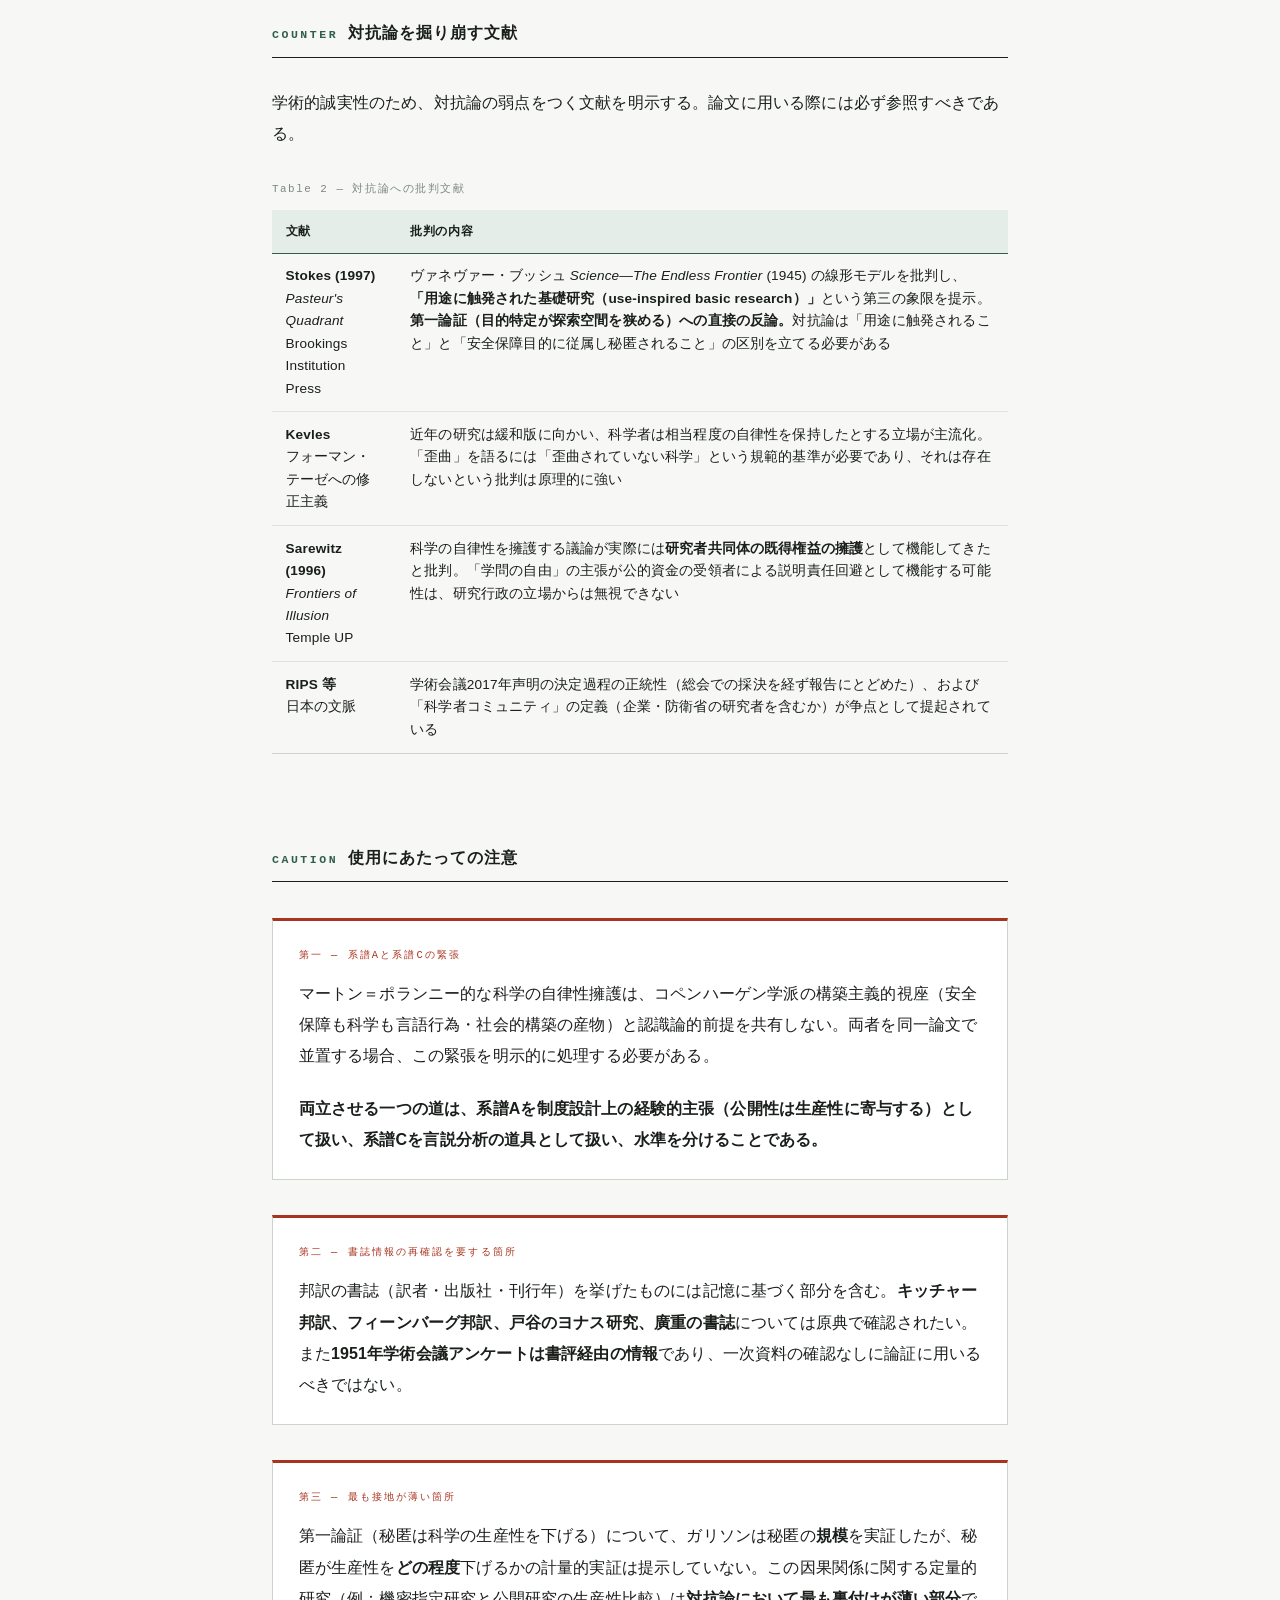
<file: chapter-3.html>
<!DOCTYPE html>
<html lang="ja">
<head>
<meta charset="utf-8">
<meta name="robots" content="noindex">
<meta name="viewport" content="width=device-width, initial-scale=1">
<title>先行研究への接地 — デュアルユース論争の学術的基礎</title>
<link rel="stylesheet" href="ledger.css">
</head>
<body>
<main class="sheet">

<header class="masthead">
  <p class="kicker">Part 3 — Literature Review</p>
  <h1>先行研究への接地
    <span class="sub">デュアルユース論争を支える四つの学問的系譜と文献レビュー</span>
  </h1>
  <p class="standfirst">「科学を国家目的に従属させるべきか」という問いは、現在の日本で新しく生じた論点ではない。80年以上前に理論的に定式化され、両側の議論が出尽くしている論争である。</p>

  <dl class="colophon">
    <dt>目的</dt>
    <dd>対抗論の各論証がどの学問的系譜に属し、どの一次文献に依拠し、どこで争われているかを明示する</dd>
    <dt>構成</dt>
    <dd>系譜A 科学の規範社会学／系譜B 冷戦科学史／系譜C 安全保障化理論／系譜D 技術哲学・応用倫理</dd>
    <dt>作成</dt>
    <dd>2026年8月4日</dd>
    <dt>関連</dt>
    <dd><a href="index.html">論考一覧</a>／<a href="chapter-1.html">第1章 日本成長戦略2026の批判的検討</a>／<a href="chapter-2.html">第2章 デュアルユース従属化への対抗論</a></dd>
  </dl>
</header>

<div class="band"><span class="en">Map</span><span class="ja">利用可能な理論資源</span></div>

<p class="lede">この論争には四つの独立した学問的系譜が動員可能であり、それぞれ異なる水準で対象言説を攻撃する。</p>

<div class="tablewrap">
<table>
<caption>Table 1 — 四系譜と攻撃対象</caption>
<thead>
<tr><th>系譜</th><th>主要文献</th><th>攻撃する前提</th></tr>
</thead>
<tbody>
<tr><td><b>A. 科学の規範社会学</b></td><td>Merton (1942), Polanyi (1962), Ziman (2000), Galison (2004)</td><td>(P3)「秘匿しても科学は機能する」</td></tr>
<tr><td><b>B. 冷戦科学史の実証研究</b></td><td>Forman (1987), Leslie (1993), 廣重徹 (1973), 池内了 (2016)</td><td>(P3)「資金源は研究内容に中立」</td></tr>
<tr><td><b>C. 安全保障化理論</b></td><td>Buzan, Wæver &amp; de Wilde (1998), Wæver (1995), Agamben (2003)</td><td>(P1)(P4)「安全保障は客観的事実である」</td></tr>
<tr><td><b>D. 技術哲学・応用倫理</b></td><td>Jonas (1979), Winner (1980), Feenberg (1999), Miller &amp; Selgelid (2007), Kitcher (2001)</td><td>(C)「不可避性」そのもの</td></tr>
</tbody>
</table>
</div>

<h2 class="part"><span class="no">Genealogy A</span>公開性は科学の生産条件である</h2>

<section class="sec">
<h3><span class="n">1.</span>マートンのCUDOS規範 — 起源が枢要である<span class="loc">Merton 1942</span></h3>

<blockquote>
R.K. Merton, "The Normative Structure of Science" (1942), 後に <i>The Sociology of Science</i> (University of Chicago Press, 1973) 所収
</blockquote>

<p>四規範のうち本件に直接関わるのは <b>communism（共有主義／公有性）</b> と <b>organized skepticism（組織された懐疑）</b> である。決定的に重要なのは、<strong>この論文が全体主義国家における科学の従属化を目の前にして書かれた</strong>という執筆状況である。マートンにとって公有性は科学の美風ではなく、科学が知識生産装置として機能するための構成条件であった。</p>

<div class="claim">
  <span class="tag">対抗論としての含意</span>
  <p>「安全保障のために公開性を制限する」という主張は、マートンの枠組みでは「知識生産装置としての科学を停止させたうえで、その産物を期待する」という自己矛盾になる。<b>「科学の成果を安全保障に使う」ことと「科学を安全保障に従属させる」ことは、規範社会学的には両立しない。</b></p>
</div>
</section>

<section class="sec">
<h3><span class="n">2.</span>ポランニーの「科学の共和国」<span class="loc">Minerva 1(1), 1962</span></h3>

<p>科学者共同体を「相互調整による自生的秩序」として描き、中央からの計画的な研究課題設定が探索の効率を下げると論じた。</p>

<p>踏まえるべき歴史的文脈は、これが <strong>1930年代のバナール（J.D. Bernal, <i>The Social Function of Science</i>, 1939）による「科学の計画化」論への応答</strong>として書かれ、Society for Freedom in Science の設立に連なる論争の産物だという点である。</p>

<div class="claim">
  <span class="tag">論争史の効用</span>
  <p><b>「科学を国家目的に従属させるべきか」という問いは、80年以上前に定式化され両側の議論が出尽くしている論争である。</b>バナール＝ポランニー論争を明示的に参照するだけで、対象言説の「現在の特殊性」という前提は相当程度弱まる。</p>
</div>

<p>なお対抗論を構築する側は、ポランニーの立場が現代の大規模科学（ビッグサイエンス、ミッション指向研究）の実態と乖離しているという批判を引き受ける必要がある。</p>
</section>

<section class="sec">
<h3><span class="n">3.</span>ガリソンの「反認識論」 — 秘匿の規模に関する実証<span class="loc">Critical Inquiry 31(1), 2004</span></h3>

<blockquote>
P. Galison, "Removing Knowledge", <i>Critical Inquiry</i> 31(1), 2004, pp. 229-243
</blockquote>

<p>本論争において最も強力な実証的アンカーである。ガリソンは機密指定された知識の総体（classified universe）が、図書館に到達する公開文献の<strong>5倍から10倍の規模</strong>にあると推計し、我々の常識的な描像は楽観的にすぎ、むしろ反転しているかもしれないと論じた。閉じられた世界は知識の家の隅に置かれた小さな金庫ではない、と。</p>

<p>理論的により重要なのは、機密指定を <strong>anti-epistemology（反認識論）</strong> と概念化した点である。認識論が知識をいかに明るみに出し確保するかを問うのに対し、反認識論は知識をいかに覆い隠すかを問う。</p>

<div class="claim">
  <span class="tag">研究行政の立場からの実装</span>
  <p>デュアルユース従属化の帰結は、単に「一部の研究が秘密になる」ことではない。<b>秘匿の体系は自己増殖し、公開領域の側からはその規模すら観測できなくなる。</b>したがって「どの程度従属化が進んだか」を事後的に評価する能力そのものが失われる。</p>
  <p>日本成長戦略が国研に「セキュアなオフキャンパス拠点」を設置するという記述は<b>この観測不能領域の制度的創設</b>として読むべきであり、<b>評価不能な領域を制度的に作り出すことはPDCAサイクルの前提を掘り崩す</b>。</p>
</div>
</section>

<section class="sec">
<h3><span class="n">4.</span>ジーマンのポスト・アカデミック科学<span class="loc">Ziman 2000</span></h3>

<p>J. Ziman, <i>Real Science: What It Is, and What It Means</i> (Cambridge UP, 2000) は、マートンのCUDOSに対し現代科学の実態を <strong>PLACE</strong>（Proprietary, Local, Authoritarian, Commissioned, Expert）という対照的な規範群として定式化した。</p>

<p>両義的に使える。一方では「規範はすでに崩れている」という現実主義的診断だが、他方では<em>崩れた結果として何が失われたかを記述する語彙</em>を提供する。対抗論は後者として用いるべきである。</p>
</section>

<h2 class="part"><span class="no">Genealogy B</span>資金構造は研究内容を変形する</h2>

<section class="sec">
<h3><span class="n">5.</span>フォーマン・テーゼ<span class="loc">HSPS 18(1), 1987</span></h3>

<blockquote>
P. Forman, "Behind Quantum Electronics: National Security as Basis for Physical Research in the United States, 1940-1960", <i>Historical Studies in the Physical and Biological Sciences</i> 18(1), 1987, pp. 149-229
</blockquote>

<p>軍事資金が米国物理学の規模と重要性を拡大しただけでなく、<strong>その目的と性格における質的変化</strong>を引き起こしたと論じた。ロジャー・ガイガーはこれを「歪曲論的批判（distortionist critique）」と呼び、以後の論争の焦点となった。フォーマンによれば「物理学者は自らの学問分野に対する制御を失った」。</p>

<div class="claim">
  <span class="tag">対抗論における位置づけ</span>
  <p>対象言説の(P3)は、暗黙に<b>「資金の出所は研究の内容に対して中立的である」</b>という前提に立つ。「デュアルユースだから、民生研究をそのまま続けながら安全保障にも貢献できる」という論法は、この中立性前提なしには成立しない。フォーマンの実証はこの前提を直接反証する。</p>
</div>

<div class="claim">
  <span class="tag">必ず併記すべき反論</span>
  <p>D.J. Kevles らによる批判があり、近年の研究はフォーマン・テーゼの<b>緩和版</b>（科学者は軍事資金による根本的変化にもかかわらず相当程度の自律性を保持したとする立場）に向かっている。ケヴルズは物理学とは「物理学者が行うこと」であって歪曲の基準となる「純粋な物理学」など存在しないと反論した。</p>
  <p>この反論は強力であり、<b>対抗論は「歪曲」という規範的語彙を避け、「研究課題分布の変化」という記述的定式に後退させたほうが防御しやすい。</b></p>
</div>
</section>

<section class="sec">
<h3><span class="n">6.</span>S.W. レズリーの制度史<span class="loc">Leslie 1993</span></h3>

<blockquote>
S.W. Leslie, <i>The Cold War and American Science: The Military-Industrial-Academic Complex at MIT and Stanford</i> (Columbia UP, 1993)
</blockquote>

<p>フォーマンの主張を大学組織レベルで実証した研究。MITとスタンフォードにおいて、軍事資金が学部編成・カリキュラム・人事・研究室配置に至るまで大学の内部構造を再編した過程を記述している。</p>

<div class="claim">
  <span class="tag">日本成長戦略への適用</span>
  <p>「国研・大学等への防衛研究基盤構築」「セキュアなオフキャンパス拠点」「新たな研究大学群の認定制度」という三つの施策の組み合わせは、レズリーが記述した米国の制度変容と<b>ほぼ同型</b>である。</p>
  <p>したがって対抗論は「何が起こるか分からない」ではなく、<b>「同型の制度変容がすでに実証的に記述されており、その帰結も知られている」</b>という形で論じられる。思弁ではなく比較制度史の主張になる。</p>
</div>
</section>

<section class="sec">
<h3><span class="n">7.</span>日本における先行研究</h3>

<h3 style="font-size:1rem;margin-top:1.6rem">池内了『科学者と戦争』（岩波新書, 2016）</h3>

<p>対象言説そのものを批判対象として名指しした稀有な文献である。同書は「科学は両義的」「戦争は発明の母」「国への協力は世界標準」といった<strong>「論理」を批判の対象として明示</strong>している。</p>

<blockquote>
軍事研究によって発展するのは技術であって、自然の法則を追い求める科学ではない。軍事研究は軍需品の開発のために行うものであるから、純然たる技術である。
<cite>池内了『科学者と戦争』の中心的主張</cite>
</blockquote>

<p>この<strong>「科学／技術の区別」による反駁</strong>は、第一論証（目的論的自己破壊）とは別ルートの論法として使える。「軍事研究は科学を発展させる」という経験的主張自体を、発展するものの中身（技術か科学か）を腑分けすることで無効化する。ただしこの区別自体が科学技術社会論において争われている点は留保が必要である。</p>

<p>構成は第1章「科学者はなぜ軍事研究に従うのか」、第2章「科学者の戦争放棄のその後」、第3章「デュアルユース問題を考える」、第4章「軍事化した科学の末路」。</p>

<div class="claim">
  <span class="tag">内面化に関する経験的データ（要検証）</span>
  <p>同書に関する読者評は、1951年の時点で日本学術会議が科学者に行ったアンケートにおいて、<b>過去に学問の自由が最も実現されていた時期としてアジア・太平洋戦争期を挙げる回答が最多</b>であったという事実を紹介している。これが正確であれば、「自由の形式を保ったまま自由の実質が失われる」という機序の直接的な歴史的実例となる。</p>
  <p><b>ただし出典は書評であり、一次データ（学術会議1951年調査）の原典確認が必須。未確認のまま論証に使用してはならない。</b></p>
</div>

<h3 style="font-size:1rem;margin-top:1.8rem">杉山滋郎『「軍事研究」の戦後史』（ミネルヴァ書房, 2017）</h3>

<p><strong>対抗論を構築する側が最も慎重に読むべき文献である。</strong>同書は「軍事研究に手を染めない」方針がどのように確立し機能してきたのか、無理や限界がなかったのかを歴史に問い、新たな情況下で初心を生かす道を探るという構成をとり、<em>中立的な立場から検討</em>している。すなわち対抗論の側の歴史的立脚点そのものを検証する研究であり、これを引かずに1950年・1967年声明を持ち出すことは論証として脆い。</p>

<p>同氏の日本平和学会報告（2017）は、2017年声明の論理構造について重要な指摘をしている。声明は軍事研究に含まれうるものとして以下の3種を挙げた。</p>

<ol>
<li>軍事利用を直接に研究目的とする研究</li>
<li>研究資金の出所が軍事関連機関である研究</li>
<li><b>研究成果が軍事的に利用される可能性がある研究</b></li>
</ol>

<p>③が②と並列する形で明示的に登場したことにより、研究成果が軍事的に利用される可能性がある研究でも改めて適切性を判断すべきだということになった。言い換えれば、<strong>軍事研究のうちにも「適切なもの」がありうる</strong>としたわけである。</p>

<div class="claim">
  <span class="tag">両刃の剣</span>
  <p>禁止型（1950/1967）から審査型（2017）への移行は、対抗論の側が自ら「適切な軍事研究」の可能性を認めたことを意味する。したがって現在の論争は「するかしないか」ではなく<b>「どの審査基準か」</b>に移っており、対抗論もその土俵で構築されねばならない。</p>
</div>

<h3 style="font-size:1rem;margin-top:1.8rem">廣重徹『科学の社会史』（中央公論社, 1973）</h3>

<p>「科学の体制化」概念は、科学が国家と産業の体制に組み込まれる過程を日本科学史の文脈で定式化した古典であり、現在の議論の前史として参照する価値がある（書誌情報は原典で確認されたい）。</p>
</section>

<h2 class="part"><span class="no">Genealogy C</span>安全保障化は事実ではなく言語行為である</h2>

<section class="sec">
<h3><span class="n">8.</span>コペンハーゲン学派の安全保障化理論<span class="loc">Buzan et al. 1998</span></h3>

<blockquote>
B. Buzan, O. Wæver &amp; J. de Wilde, <i>Security: A New Framework for Analysis</i> (Lynne Rienner, 1998)<br>
O. Wæver, "Securitization and Desecuritization", in R.D. Lipschutz ed., <i>On Security</i> (Columbia UP, 1995)
</blockquote>

<p>核心は次の定式である。<strong>安全保障（security）は客観的状態の記述ではなく、ある争点を「実存的脅威」として提示することによって通常の政治的手続の外に置く言語行為（speech act）である。</strong>安全保障化が成功すると、当該争点は「議論している時間はない」という論理により、通常の熟議・予算査定・議会統制から免除される。</p>

<div class="claim">
  <span class="tag">(P1)を直接標的とする理論装置</span>
  <p>「現在は安全保障上のリスクが高まっているため」という前提は、安全保障化理論の枠組みでは外生的事実の指摘ではなく<b>安全保障化を遂行する発話そのもの</b>として分析される。問うべきは「リスクは本当に高まっているか」（無限に争える）ではなく、<b>「誰が、いかなる権威によって、どの争点を安全保障化しているか」</b>である。</p>
</div>

<p><strong>日本成長戦略への適用：</strong>同文書において、防災、食料、医薬品、造船、港湾、コンテンツまでもが「安全保障」の語彙（食料安全保障・健康医療安全保障・エネルギー安全保障・経済安全保障）で記述されている。安全保障化理論の観点からは、これは<em>安全保障概念のインフレーション</em>であり、その機能は個別分野の防衛ではなく<strong>当該分野を通常の政策評価から免除すること</strong>にある。シーリングを設けない投資枠、特別会計での別枠管理、つなぎ国債の財政指標からの除外は、まさに「通常の手続からの免除」の財政的実装である。</p>
</section>

<section class="sec">
<h3><span class="n">9.</span>脱安全保障化（desecuritization）という規範的立場<span class="loc">Wæver 1995</span></h3>

<p>ヴェーヴァーの理論的貢献のうち対抗論にとって最も有用なのは、<strong>脱安全保障化を規範的に望ましい方向として位置づけた</strong>点である。争点を安全保障の領域から通常政治の領域へ戻すことが目標とされる。</p>

<div class="claim">
  <span class="tag">批判回避の効用</span>
  <p>これにより対抗論は「安全保障を軽視している」という批判を回避できる。主張は「脅威は存在しない」ではなく、<b>「脅威への対応を、通常の政治的手続（予算査定、議会統制、学術的検証）の内側で行うべきである」</b>となる。安全保障の必要性を認める立場からも支持可能な手続的主張である。</p>
</div>
</section>

<section class="sec">
<h3><span class="n">10.</span>例外状態論<span class="loc">Schmitt 1922 / Agamben 2003</span></h3>

<blockquote>
C. Schmitt, <i>Politische Theologie</i> (1922)<br>
G. Agamben, <i>Stato di eccezione</i> (2003; 邦訳『例外状態』上村忠男・中村勝己訳, 未來社, 2007)
</blockquote>

<p>アガンベンの主張の核心は、例外状態が近代国家において一時的措置から<strong>統治のパラダイムそのもの</strong>へ転化したという歴史的診断にある。例外が例外として持続するのではなく、<em>例外が規則へと転化する</em>という機序を示す。</p>

<p>したがって要求すべきは例外の拒否ではなく、<strong>サンセット条項・解除主体の明示・定期的な再審議</strong>という手続的制約である。</p>
</section>

<h2 class="part"><span class="no">Genealogy D-1</span>責任と不可逆性</h2>

<section class="sec">
<h3><span class="n">11.</span>ヨナスの責任原理<span class="loc">Jonas 1979</span></h3>

<blockquote>
H. Jonas, <i>Das Prinzip Verantwortung</i> (Insel, 1979; 邦訳『責任という原理』加藤尚武監訳, 東信堂, 2000)
</blockquote>

<p>使うべきは、しばしば引かれる「新しい定言命法」よりも以下の二点である。</p>

<p><strong>① 恐怖に基づく発見術（Heuristik der Furcht）</strong> — 善い予測より悪い予測に優先権を与えよという不確実性下の非対称原則。ただし予防原則一般への批判（すべての行為が禁止される）を招くため、そのまま使うと弱い。</p>

<p><strong>② 力と知の非対称</strong> — より重要なのはこちら。ヨナスの診断は、近代技術において<em>行為の及ぶ時空間的射程が、その帰結を予測する知の射程を超えた</em>という点にある。この非対称ゆえに、伝統的な相互性に基づく倫理（同時代の他者への義務）が機能しなくなる。</p>

<div class="claim">
  <span class="tag">本件への適用</span>
  <p>日本成長戦略は2040年度までの投資ロードマップを描くが、その決定主体（内閣、成長戦略会議）の存続期間はそれよりはるかに短い。<b>決定の射程と責任の射程の乖離</b>は、ヨナスが定式化した構造そのものである。研究者コホートの形成には15〜25年、学術分野の再建には一世代を要するのに対し、それを決定する政治的主体は数年で交代する。</p>
</div>

<p>日本語圏の二次文献として、戸谷洋志『ハンス・ヨナスの哲学』（角川選書, 2018）等が入手しやすい（書誌の再確認を推奨）。</p>
</section>

<section class="sec">
<h3><span class="n">12.</span>アンダースとヤスパース</h3>

<ul>
<li>G. Anders, <i>Die Antiquiertheit des Menschen</i> (1956)：「プロメテウス的落差（das prometheische Gefälle）」── 人間が製作しうるものと、それを想像・感受しうる能力との間の落差。核兵器を念頭に定式化されたが、<b>自律型兵器システムやAIの軍事応用に対して現代的適用可能性が高い</b></li>
<li>K. Jaspers, <i>Die Atombombe und die Zukunft des Menschen</i> (1958)：科学者個人の責任と政治的決定の関係を論じた戦後ドイツ思想の系譜</li>
</ul>
</section>

<section class="sec">
<h3><span class="n">13.</span>ワインバーグのトランス・サイエンス<span class="loc">Minerva 10(2), 1972</span></h3>

<blockquote>
A.M. Weinberg, "Science and Trans-Science", <i>Minerva</i> 10(2), 1972, pp. 209-222<br>
日本では小林傳司『トランス・サイエンスの時代 ── 科学技術と社会をつなぐ』（NTT出版, 2007）によって導入・展開
</blockquote>

<p>「科学に問うことはできるが、科学によって答えることのできない問題」の領域を定式化した概念。</p>

<div class="claim">
  <span class="tag">権限配分への異議申立て</span>
  <p>「安全保障上どの程度のリスクがあるか」「デュアルユース研究がどの程度抑止に寄与するか」は、典型的なトランス・サイエンス的問題である。したがってこれらは<b>専門家の判断に委ねるべき事柄ではなく、公共的討議の対象</b>である。対象言説が「安全保障専門家の判断」を根拠として学術の在り方を規定しようとするとき、この概念は<b>権限配分そのものへの異議申立て</b>として機能する。</p>
</div>

<p>関連して、<strong>藤垣裕子『専門知と公共性 ── 科学技術社会論の構築へ向けて』（東京大学出版会, 2003）</strong>は、専門知の妥当性境界（ジャーナル共同体の外部で専門知がどこまで妥当性を主張できるか）を論じており、この論点の日本語圏における理論的基盤となる。</p>
</section>

<h2 class="part"><span class="no">Genealogy D-2</span>デュアルユース概念の脱自然化</h2>

<section class="sec">
<h3><span class="n">14.</span>ウィナー：人工物は政治を持つ<span class="loc">Daedalus 109(1), 1980</span></h3>

<p>L. Winner, "Do Artifacts Have Politics?" は、技術が中立的な道具ではなく特定の社会的権力配置を内在させうるという議論（モーゼスの低い陸橋の事例、および「本来的に政治的な技術」の議論）を提示した。</p>

<p><strong>実装：</strong>「デュアルユースだから中立、使い方次第」という論法は、ウィナーが批判した技術中立説の典型である。ウィナーの区別に従えば、ある技術は特定の運用体制（集権的指揮系統、秘匿、迅速な意思決定）を要求することによって、社会組織の形態を選択している。</p>
</section>

<section class="sec">
<h3><span class="n">15.</span>フィーンバーグ：技術コードと民主的合理化<span class="loc">Feenberg 1999 / 2002</span></h3>

<blockquote>
A. Feenberg, <i>Questioning Technology</i> (Routledge, 1999); <i>Transforming Technology</i> (Oxford UP, 2002; 邦訳『技術への問い』直江清隆訳, 岩波書店, 2004)
</blockquote>

<p>「技術コード（technical code）」概念は技術的仕様の中に社会的利害・価値選択が凝結しているという主張であり、「民主的合理化（democratic rationalization）」は技術の設計段階に市民が介入しうるという規範的主張である。</p>

<div class="claim">
  <span class="tag">最も直接的な理論的反論</span>
  <p>「デュアルユースは制度配置の産物である」という論証は、フィーンバーグの枠組みで最も精密に定式化できる。「この技術はデュアルユースである」は技術の記述ではなく、<b>特定の技術コードが選択された結果の事後的記述</b>である。フィーンバーグの意義は<b>この選択に対する介入可能性を理論的に基礎づけた</b>点にあり、「仕方ない」という不可避性の主張に対する最も直接的な理論的反論である。</p>
</div>
</section>

<section class="sec">
<h3><span class="n">16.</span>ハイデガーのゲシュテル — ただし慎重に<span class="loc">Heidegger 1954</span></h3>

<p>ゲシュテル（Ge-stell、総駆り立て体制／集-立）概念は、技術を手段ではなく<strong>存在者を「用象（Bestand）」として立ち現れさせる開示の様式</strong>として捉える。</p>

<div class="claim">
  <span class="tag">使用上の注意</span>
  <p>この概念は強力だが、しばしば技術決定論・運命論として読まれ「だから抵抗は無意味」という結論を招きかねない。対抗論に用いるなら、<b>フィーンバーグによるハイデガー批判（本質主義を退け、技術の内部での闘争可能性を主張）を経由し、「あらゆる研究が『何の役に立つか』への事前回答を要求される認識体制」の診断としてのみ</b>用いるのが安全である。<b>運命論に接続させてはならない。</b></p>
</div>
</section>

<section class="sec">
<h3><span class="n">17.</span>デュアルユース倫理の専門文献<span class="loc">SEE 13(4), 2007</span></h3>

<blockquote>
S. Miller &amp; M.J. Selgelid, "Ethical and Philosophical Consideration of the Dual-Use Dilemma in the Biological Sciences", <i>Science and Engineering Ethics</i> 13(4), 2007, pp. 523-580（単行本版 Springer, 2008）
</blockquote>

<p>同一の科学研究が善い目的にも悪い目的にも使われうるという事実からデュアルユース・ジレンマが生じるとし、生物科学における「懸念される実験（experiments of concern）」の類型論を構築して倫理的リスクの地形を描いた。</p>

<p>提示される規制オプション：病原体・機器・実験室への物理的アクセスの安全確保、実験室の限定的ライセンス制、研究者の適格性審査、再現を可能にしない形での成果公表という検閲的制約、国際合意、生物兵器禁止条約への検証手続の追加など。</p>

<div class="claim">
  <span class="tag">両義的な文献 — 引用時の使い分け</span>
  <p>この文献群は「デュアルユース研究には固有の倫理的問題がある」ことを学術的に確立した点で味方だが、同時に<b>規制の具体案として研究者審査や公表制限を提案している</b>点で、対抗論が守ろうとする公開性原則と衝突する。</p>
  <p>引用する際は<b>「ジレンマの存在を認める権威」として引き、「解決策」としては引かない</b>という使い分けが必要である。</p>
</div>

<p><strong>必読の反論：</strong>D.B. Resnik, "What is 'Dual Use' Research? A Response to Miller and Selgelid", <i>Science and Engineering Ethics</i> 15(1), 2009, pp. 3-5。デュアルユース概念の外延が広すぎることへの批判であり、<em>これは実は対抗論の側にも有利に働く</em>（「デュアルユース」の名の下に何でも安全保障化できてしまう）。</p>

<p><strong>最新の到達点：</strong>N.G. Evans, M.J. Selgelid &amp; R.M. Simpson, "Reconciling Regulation with Scientific Autonomy in Dual-Use Research", <i>Journal of Medicine and Philosophy</i> 47(1), 2022, pp. 72-94。二項対立を回避する制度設計を論じており、積極的対案の理論的基礎として最も適合的。</p>
</section>

<h2 class="part"><span class="no">Genealogy D-3</span>誰が研究課題を決めるのか</h2>

<section class="sec">
<h3><span class="n">18.</span>キッチャーの「秩序ある科学」<span class="loc">Kitcher 2001</span></h3>

<blockquote>
P. Kitcher, <i>Science, Truth, and Democracy</i> (Oxford UP, 2001; 邦訳『科学・真理・民主主義』名古屋大学出版会 ── 書誌要確認)
</blockquote>

<p>「well-ordered science（秩序ある科学）」構想は、研究課題の優先順位が、十分に情報を与えられ相互の選好を検討した市民による理想的熟議の結果と一致するときに、その科学は秩序あるとする規範的基準である。</p>

<div class="claim">
  <span class="tag">決定的に重要</span>
  <p>対象言説は暗黙に「安全保障専門家と政府が研究優先順位を決めるべきだ」と主張しているが、キッチャーの基準に照らせば<b>それは秩序ある科学の条件を満たさない</b>。62分野・62技術の選定がどのような熟議過程を経たかは公開されていない。</p>
  <p><b>定式：</b>「安全保障目的への従属化」を批判するのではなく、<b>「研究優先順位の決定手続が、いかなる規範的基準を満たしているのか」</b>を問う。価値対立を手続論に移し替えることで、議論を生産的にする。</p>
</div>
</section>

<section class="sec">
<h3><span class="n">19.</span>ダグラスの価値論<span class="loc">Douglas 2009</span></h3>

<p>H. Douglas, <i>Science, Policy, and the Value-Free Ideal</i> (University of Pittsburgh Press, 2009) は、科学における価値中立の理想を批判し、帰納的リスク（inductive risk）の議論から科学者が誤りの帰結について責任を負うと論じる。</p>

<p>ダグラスは「科学に価値が入ってはならない」という素朴な立場を否定するため、一見すると対抗論に不利に見える。しかし主張の要点は「価値の混入は不可避だから何でもよい」ではなく、<strong>「どの価値が、どの段階で、いかに正当化されて入るかを明示せよ」</strong>である。この定式は、安全保障という単一価値が暗黙裡に全分野の優先順位を規定している状態への批判として機能する。</p>
</section>

<div class="band"><span class="en">Counter</span><span class="ja">対抗論を掘り崩す文献</span></div>

<p>学術的誠実性のため、対抗論の弱点をつく文献を明示する。論文に用いる際には必ず参照すべきである。</p>

<div class="tablewrap">
<table>
<caption>Table 2 — 対抗論への批判文献</caption>
<thead>
<tr><th>文献</th><th>批判の内容</th></tr>
</thead>
<tbody>
<tr><td><b>Stokes (1997)</b><br><i>Pasteur's Quadrant</i><br>Brookings Institution Press</td><td>ヴァネヴァー・ブッシュ <i>Science—The Endless Frontier</i> (1945) の線形モデルを批判し、<b>「用途に触発された基礎研究（use-inspired basic research）」</b>という第三の象限を提示。<b>第一論証（目的特定が探索空間を狭める）への直接の反論。</b>対抗論は「用途に触発されること」と「安全保障目的に従属し秘匿されること」の区別を立てる必要がある</td></tr>
<tr><td><b>Kevles</b><br>フォーマン・テーゼへの修正主義</td><td>近年の研究は緩和版に向かい、科学者は相当程度の自律性を保持したとする立場が主流化。「歪曲」を語るには「歪曲されていない科学」という規範的基準が必要であり、それは存在しないという批判は原理的に強い</td></tr>
<tr><td><b>Sarewitz (1996)</b><br><i>Frontiers of Illusion</i><br>Temple UP</td><td>科学の自律性を擁護する議論が実際には<b>研究者共同体の既得権益の擁護</b>として機能してきたと批判。「学問の自由」の主張が公的資金の受領者による説明責任回避として機能する可能性は、研究行政の立場からは無視できない</td></tr>
<tr><td><b>RIPS 等</b><br>日本の文脈</td><td>学術会議2017年声明の決定過程の正統性（総会での採決を経ず報告にとどめた）、および「科学者コミュニティ」の定義（企業・防衛省の研究者を含むか）が争点として提起されている</td></tr>
</tbody>
</table>
</div>

<div class="band"><span class="en">Caution</span><span class="ja">使用にあたっての注意</span></div>

<div class="claim">
  <span class="tag">第一 — 系譜Aと系譜Cの緊張</span>
  <p>マートン＝ポランニー的な科学の自律性擁護は、コペンハーゲン学派の構築主義的視座（安全保障も科学も言語行為・社会的構築の産物）と認識論的前提を共有しない。両者を同一論文で並置する場合、この緊張を明示的に処理する必要がある。</p>
  <p><b>両立させる一つの道は、系譜Aを制度設計上の経験的主張（公開性は生産性に寄与する）として扱い、系譜Cを言説分析の道具として扱い、水準を分けることである。</b></p>
</div>

<div class="claim">
  <span class="tag">第二 — 書誌情報の再確認を要する箇所</span>
  <p>邦訳の書誌（訳者・出版社・刊行年）を挙げたものには記憶に基づく部分を含む。<b>キッチャー邦訳、フィーンバーグ邦訳、戸谷のヨナス研究、廣重の書誌</b>については原典で確認されたい。また<b>1951年学術会議アンケートは書評経由の情報</b>であり、一次資料の確認なしに論証に用いるべきではない。</p>
</div>

<div class="claim">
  <span class="tag">第三 — 最も接地が薄い箇所</span>
  <p>第一論証（秘匿は科学の生産性を下げる）について、ガリソンは秘匿の<b>規模</b>を実証したが、秘匿が生産性を<b>どの程度</b>下げるかの計量的実証は提示していない。この因果関係に関する定量的研究（例：機密指定研究と公開研究の生産性比較）は<b>対抗論において最も裏付けが薄い部分</b>であり、実際に文献探索を要する箇所である。<b>ここを詰めれば、対抗論は相当程度強くなる。</b></p>
</div>

<div class="band"><span class="en">Bibliography</span><span class="ja">主要文献リスト</span></div>

<details>
<summary><b>系譜A：科学の規範社会学</b></summary>
<ul class="refs">
<li>Merton, R.K. "The Normative Structure of Science" (1942), in <i>The Sociology of Science</i>, University of Chicago Press, 1973.</li>
<li>Polanyi, M. "The Republic of Science: Its Political and Economic Theory", <i>Minerva</i> 1(1), 1962.</li>
<li>Bernal, J.D. <i>The Social Function of Science</i>, 1939.</li>
<li>Galison, P. "Removing Knowledge", <i>Critical Inquiry</i> 31(1), 2004, pp. 229-243.</li>
<li>Ziman, J. <i>Real Science: What It Is, and What It Means</i>, Cambridge UP, 2000.</li>
</ul>
</details>

<details>
<summary><b>系譜B：冷戦科学史・日本科学史</b></summary>
<ul class="refs">
<li>Forman, P. "Behind Quantum Electronics", <i>HSPS</i> 18(1), 1987, pp. 149-229.</li>
<li>Leslie, S.W. <i>The Cold War and American Science</i>, Columbia UP, 1993.</li>
<li>廣重徹『科学の社会史』中央公論社, 1973.</li>
<li>池内了『科学者と戦争』岩波新書, 2016.</li>
<li>杉山滋郎『「軍事研究」の戦後史』ミネルヴァ書房, 2017.</li>
<li>日本学術会議「軍事的安全保障研究に関する声明」2017年3月24日、同報告「軍事的安全保障研究について」同年4月13日、同報告（2020年8月4日）</li>
</ul>
</details>

<details>
<summary><b>系譜C：安全保障化理論・例外状態論</b></summary>
<ul class="refs">
<li>Buzan, B., Wæver, O. &amp; de Wilde, J. <i>Security: A New Framework for Analysis</i>, Lynne Rienner, 1998.</li>
<li>Wæver, O. "Securitization and Desecuritization", in Lipschutz, R.D. ed., <i>On Security</i>, Columbia UP, 1995.</li>
<li>Schmitt, C. <i>Politische Theologie</i>, 1922.</li>
<li>Agamben, G. <i>Stato di eccezione</i>, 2003（邦訳『例外状態』未來社, 2007）.</li>
</ul>
</details>

<details>
<summary><b>系譜D：技術哲学・応用倫理</b></summary>
<ul class="refs">
<li>Jonas, H. <i>Das Prinzip Verantwortung</i>, Insel, 1979（邦訳『責任という原理』東信堂, 2000）.</li>
<li>Anders, G. <i>Die Antiquiertheit des Menschen</i>, 1956.</li>
<li>Jaspers, K. <i>Die Atombombe und die Zukunft des Menschen</i>, 1958.</li>
<li>Weinberg, A.M. "Science and Trans-Science", <i>Minerva</i> 10(2), 1972, pp. 209-222.</li>
<li>小林傳司『トランス・サイエンスの時代』NTT出版, 2007.</li>
<li>藤垣裕子『専門知と公共性』東京大学出版会, 2003.</li>
<li>Winner, L. "Do Artifacts Have Politics?", <i>Daedalus</i> 109(1), 1980, pp. 121-136.</li>
<li>Feenberg, A. <i>Questioning Technology</i>, Routledge, 1999; <i>Transforming Technology</i>, Oxford UP, 2002.</li>
<li>Heidegger, M. "Die Frage nach der Technik", 1954（邦訳『技術への問い』平凡社, 2013）.</li>
<li>Miller, S. &amp; Selgelid, M.J. "Ethical and Philosophical Consideration of the Dual-Use Dilemma in the Biological Sciences", <i>SEE</i> 13(4), 2007, pp. 523-580.</li>
<li>Resnik, D.B. "What is 'Dual Use' Research?", <i>SEE</i> 15(1), 2009, pp. 3-5.</li>
<li>Evans, N.G., Selgelid, M.J. &amp; Simpson, R.M. "Reconciling Regulation with Scientific Autonomy in Dual-Use Research", <i>JMP</i> 47(1), 2022, pp. 72-94.</li>
<li>Kitcher, P. <i>Science, Truth, and Democracy</i>, Oxford UP, 2001.</li>
<li>Douglas, H. <i>Science, Policy, and the Value-Free Ideal</i>, University of Pittsburgh Press, 2009.</li>
</ul>
</details>

<details>
<summary><b>対抗論への反論文献</b></summary>
<ul class="refs">
<li>Stokes, D.E. <i>Pasteur's Quadrant</i>, Brookings Institution Press, 1997.</li>
<li>Bush, V. <i>Science—The Endless Frontier</i>, 1945.</li>
<li>Sarewitz, D. <i>Frontiers of Illusion</i>, Temple UP, 1996.</li>
<li>Kevles, D.J. <i>The Physicists</i>, Knopf, 1971（及びフォーマン批判）.</li>
</ul>
</details>

<p class="note">本稿はAIとの対話を通じて構成した文献レビューの草稿であり、書誌情報には未確認の箇所が含まれる。とりわけ邦訳の訳者・出版社・刊行年、および二次資料経由で得た事実については、引用前に必ず原典を確認されたい。</p>

</main>
</body>
</html>
</file>
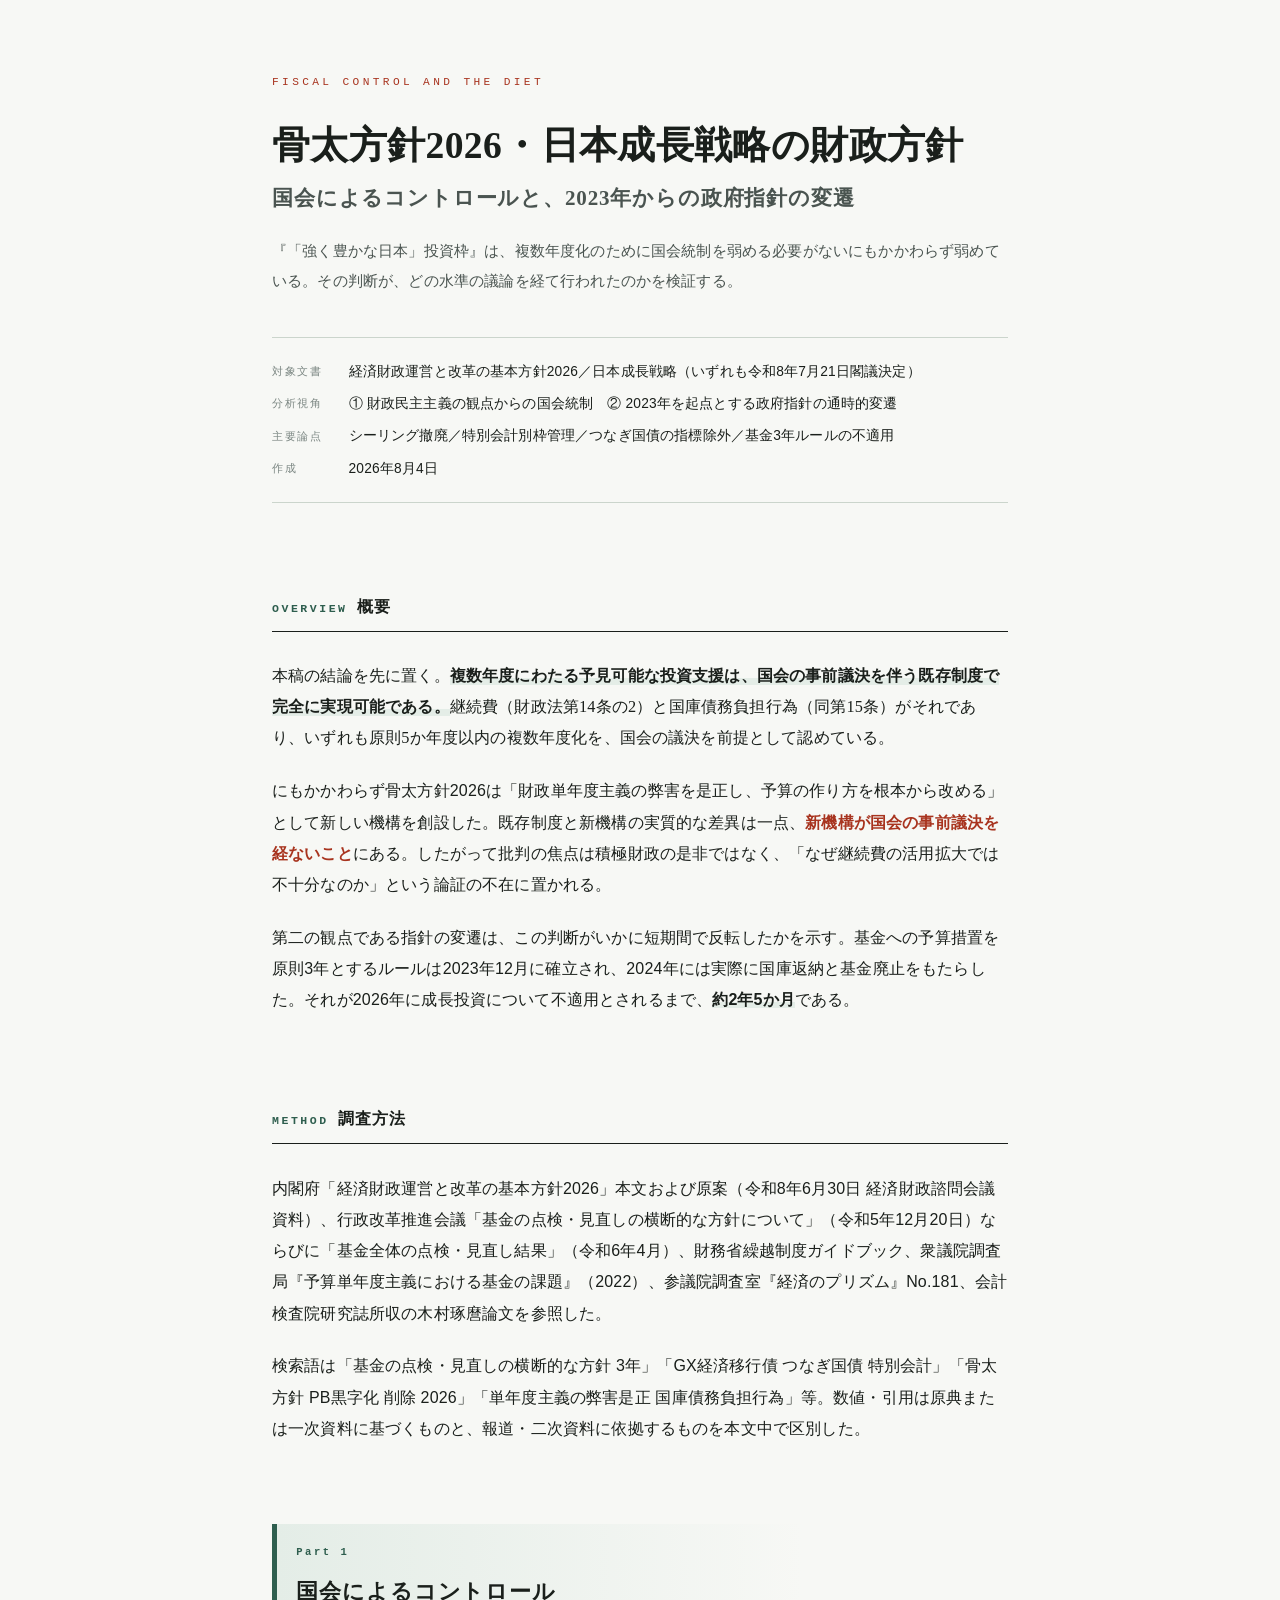
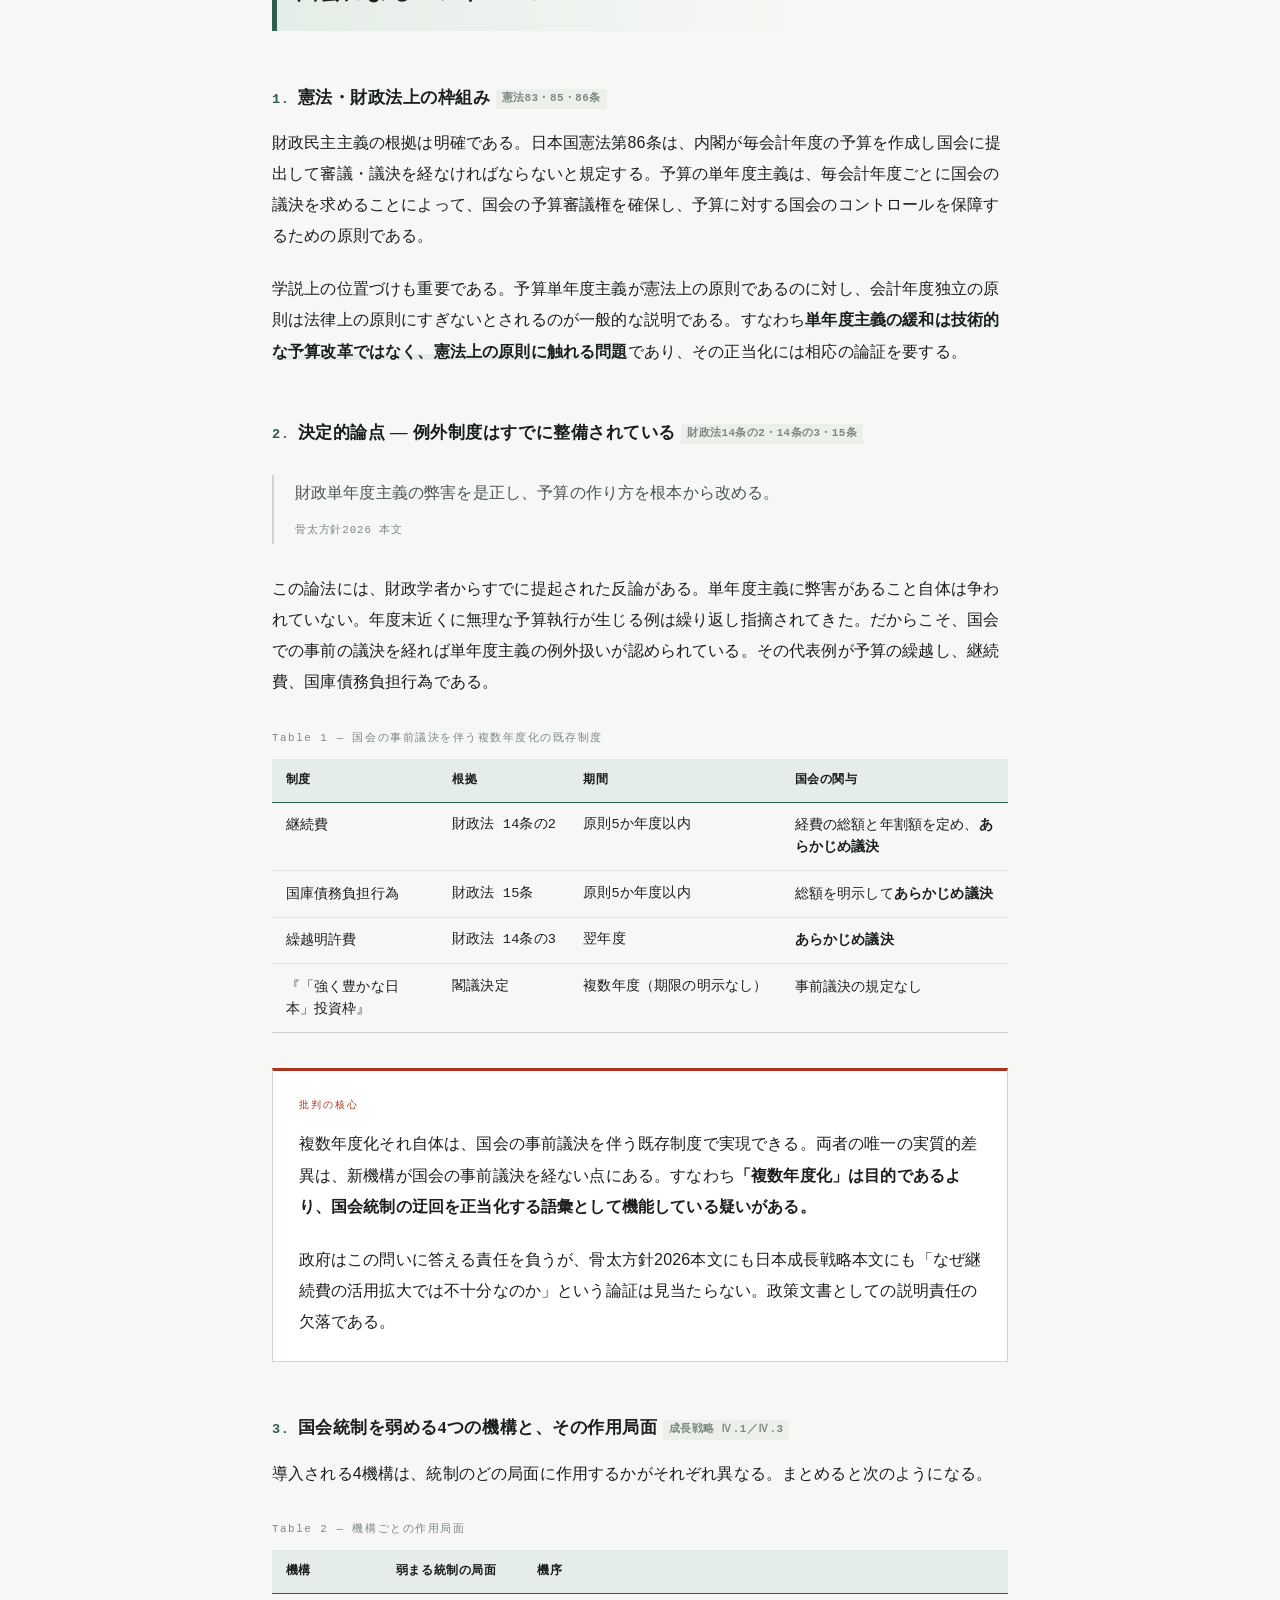
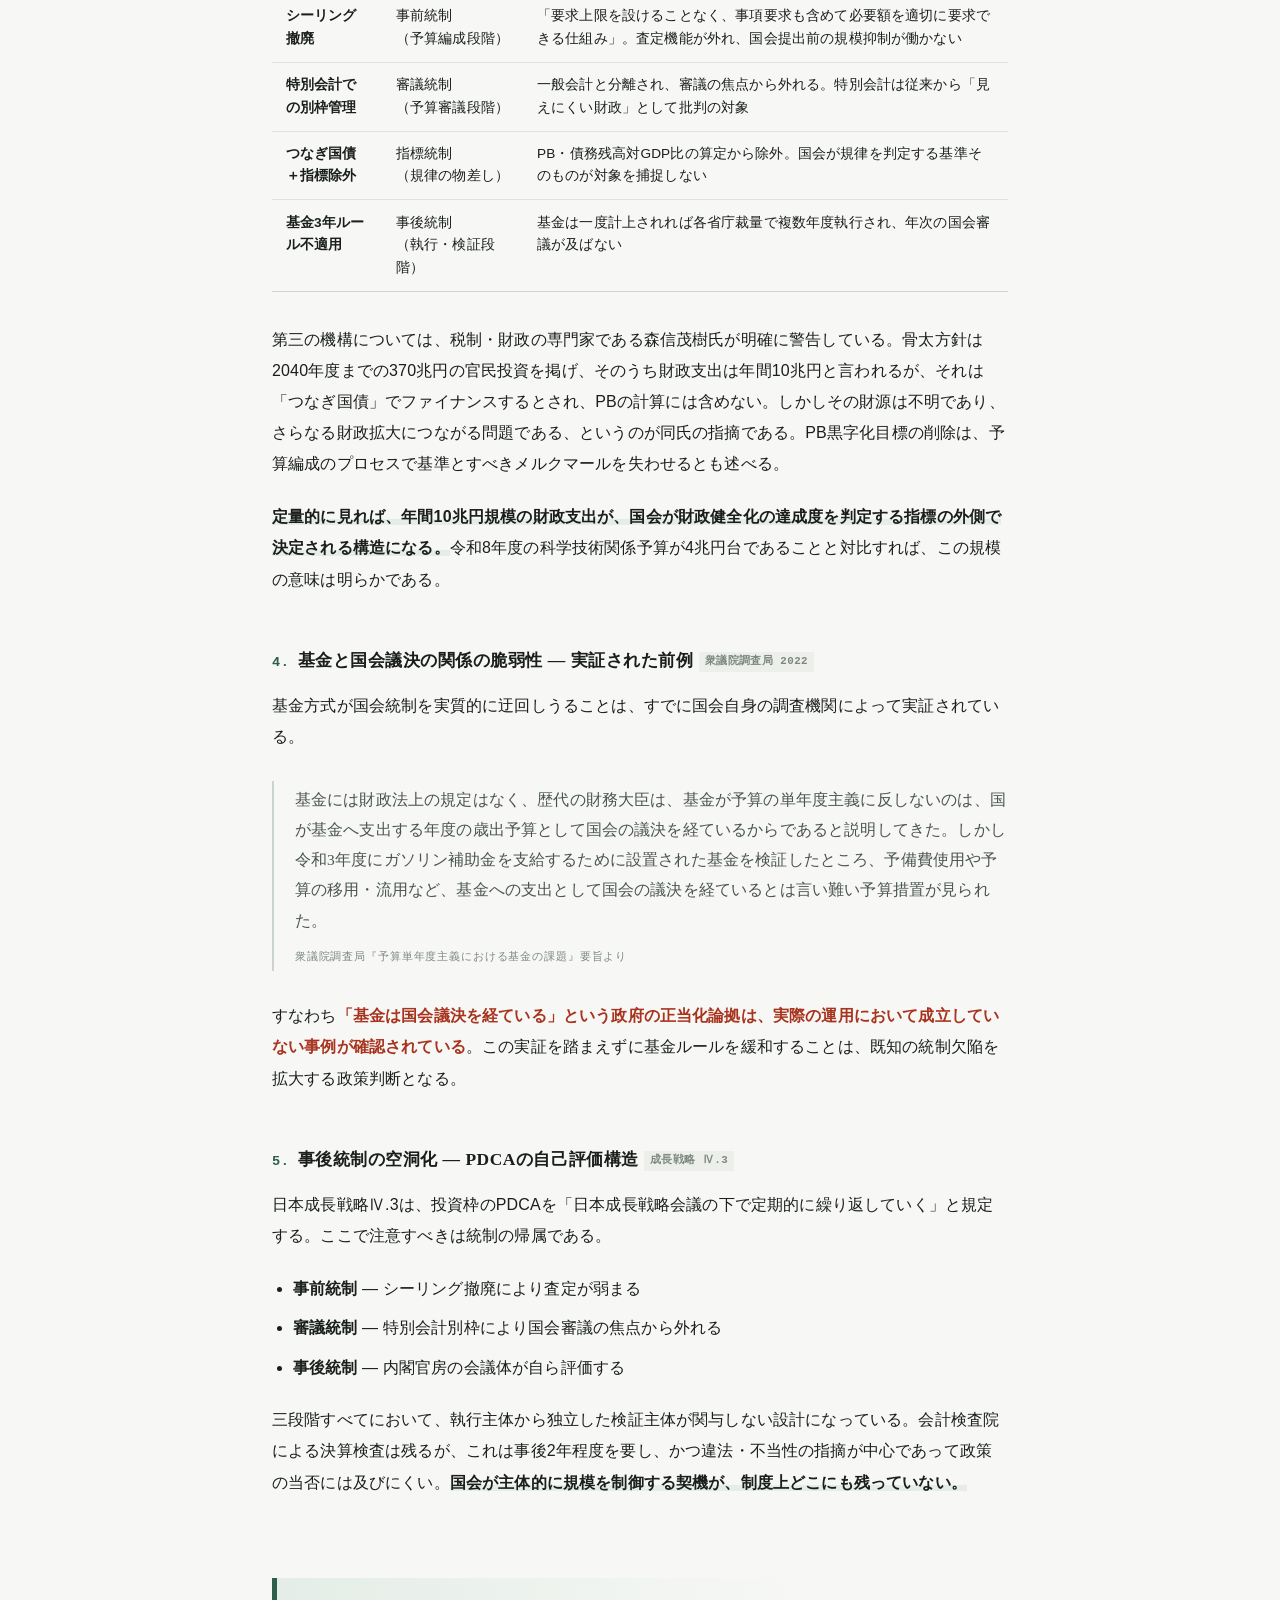
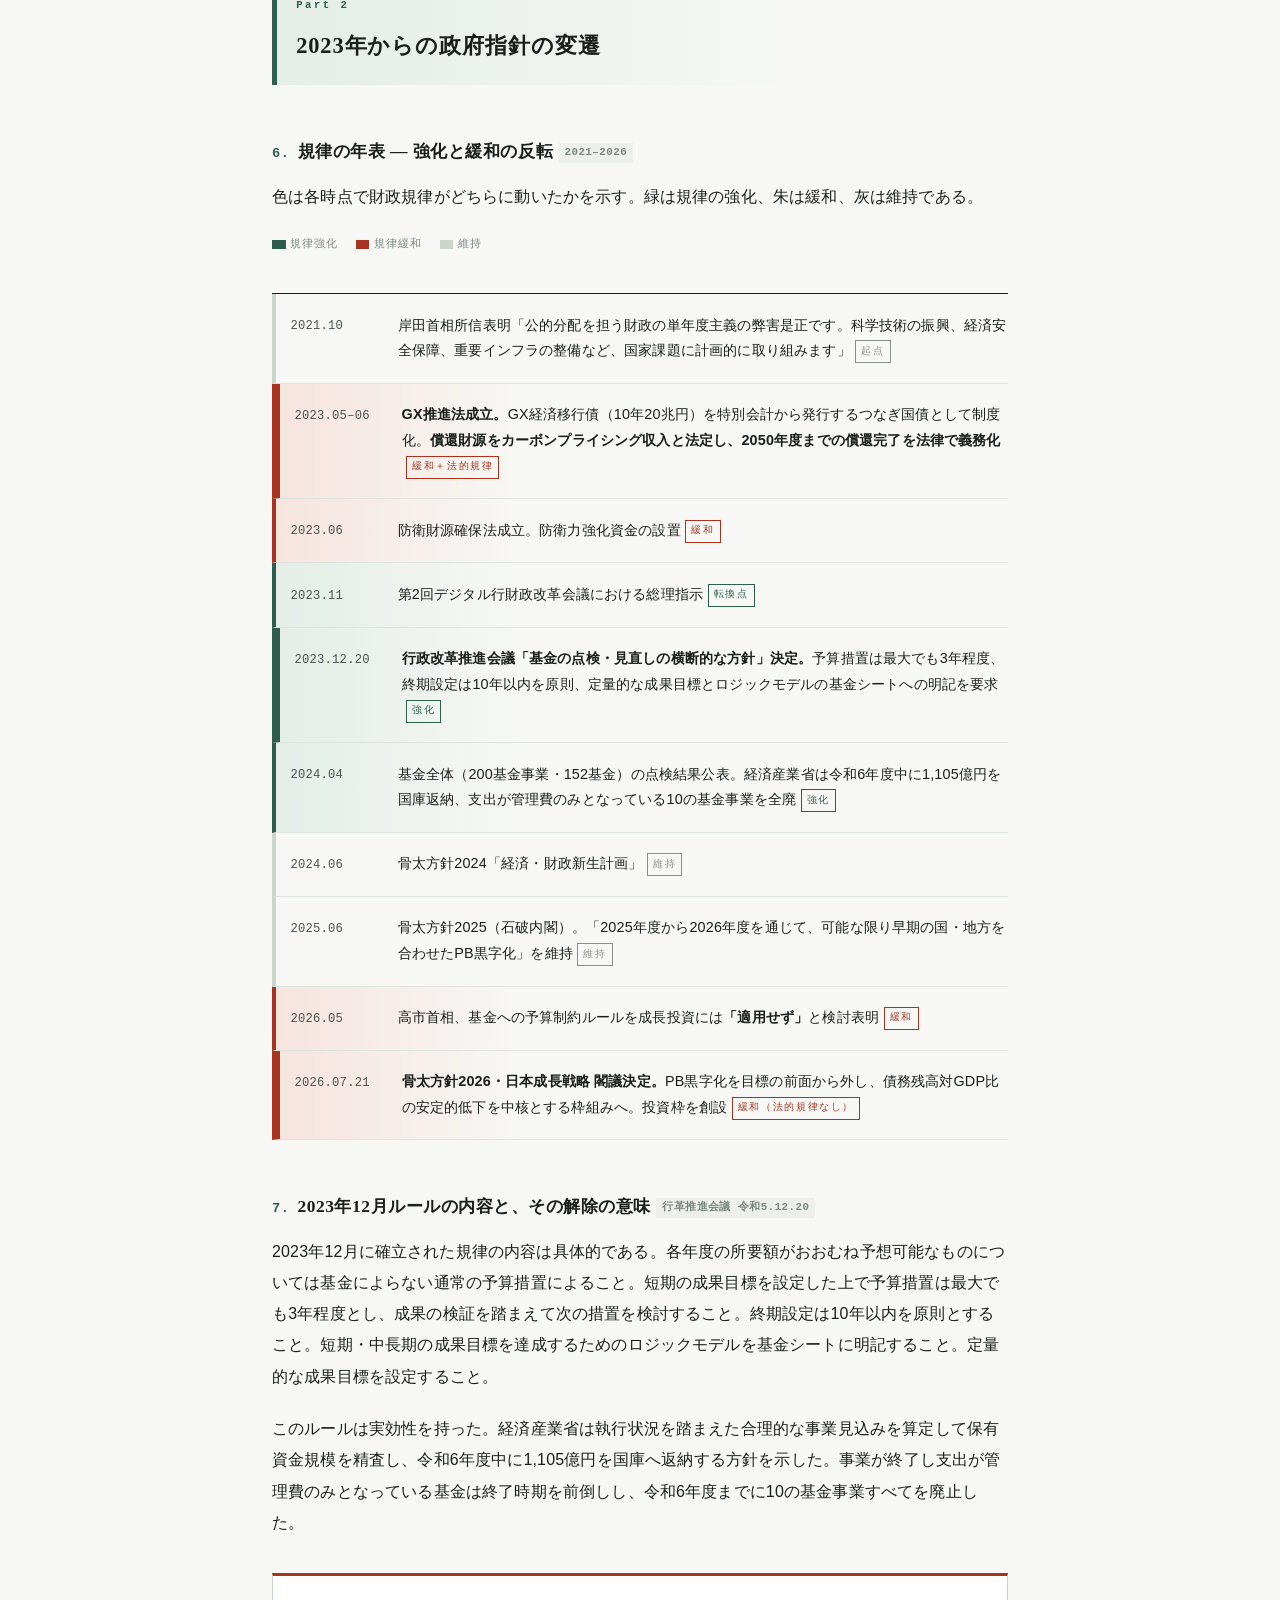
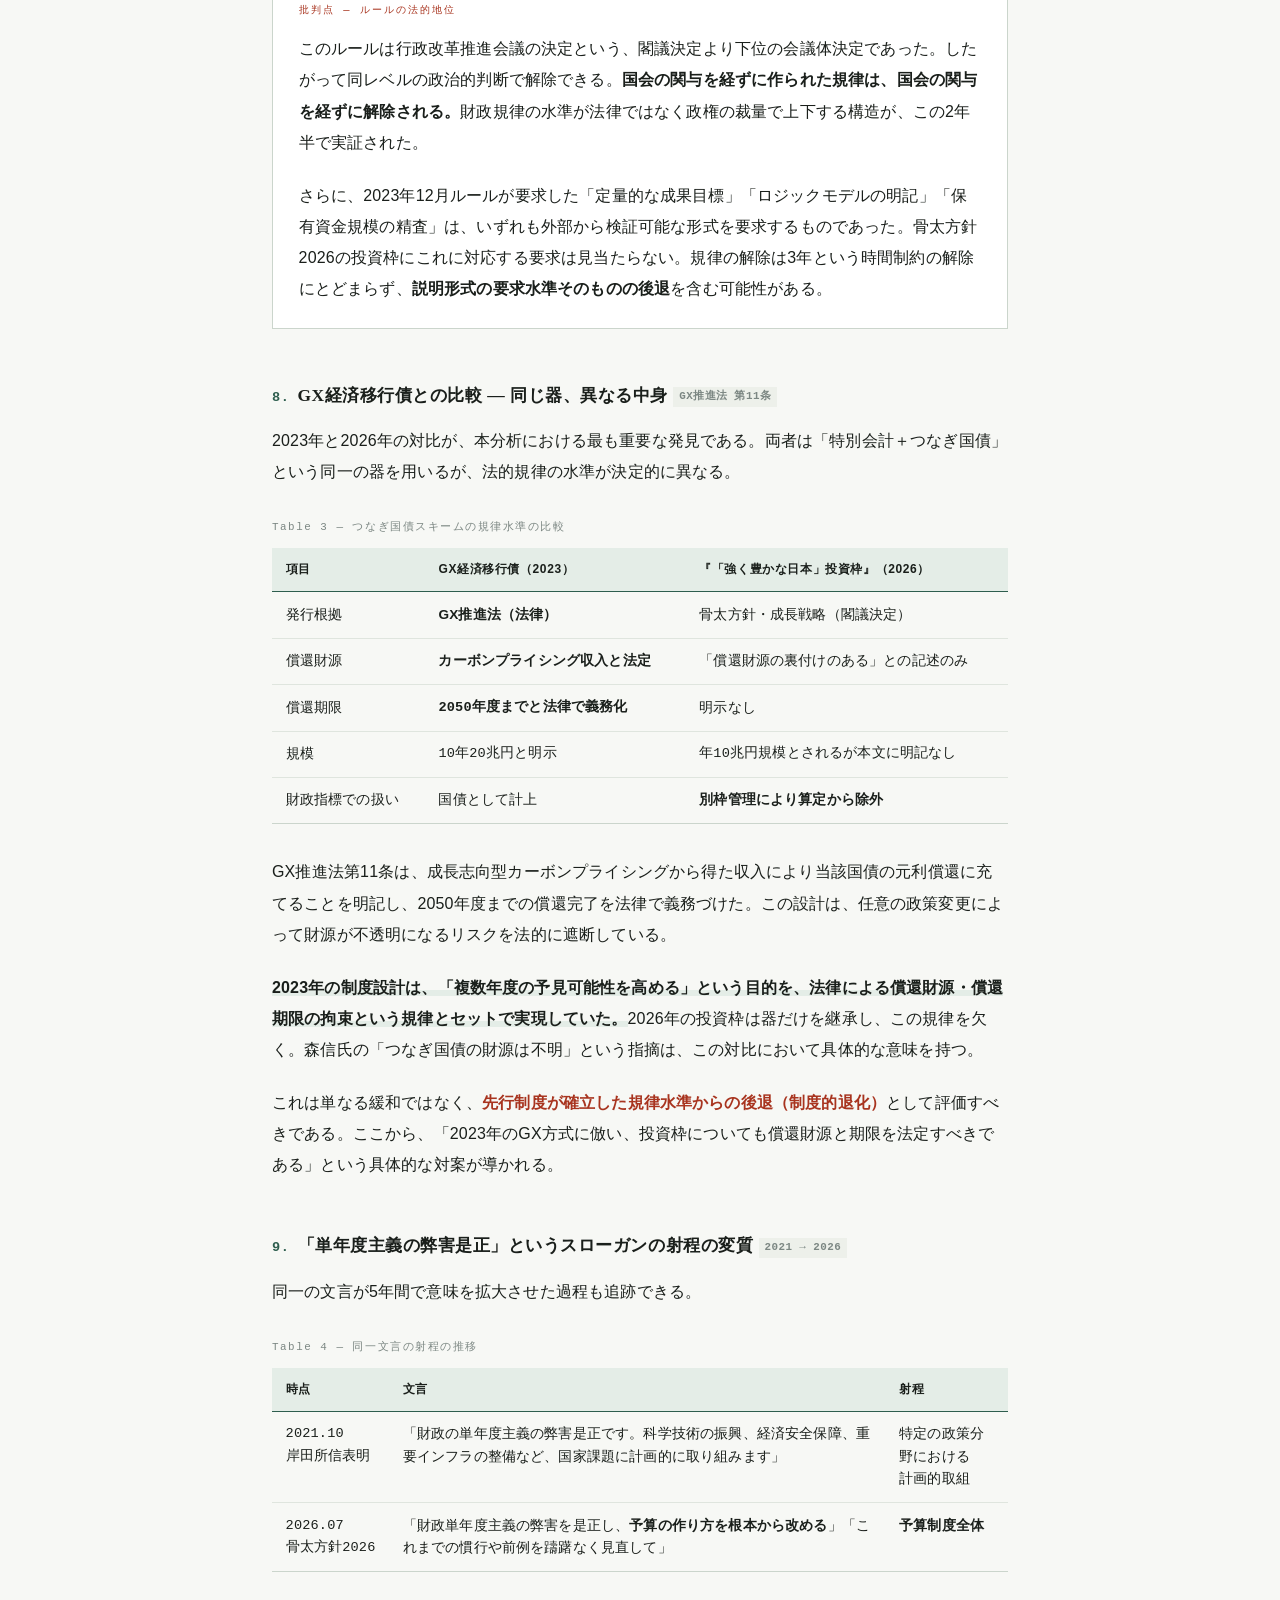
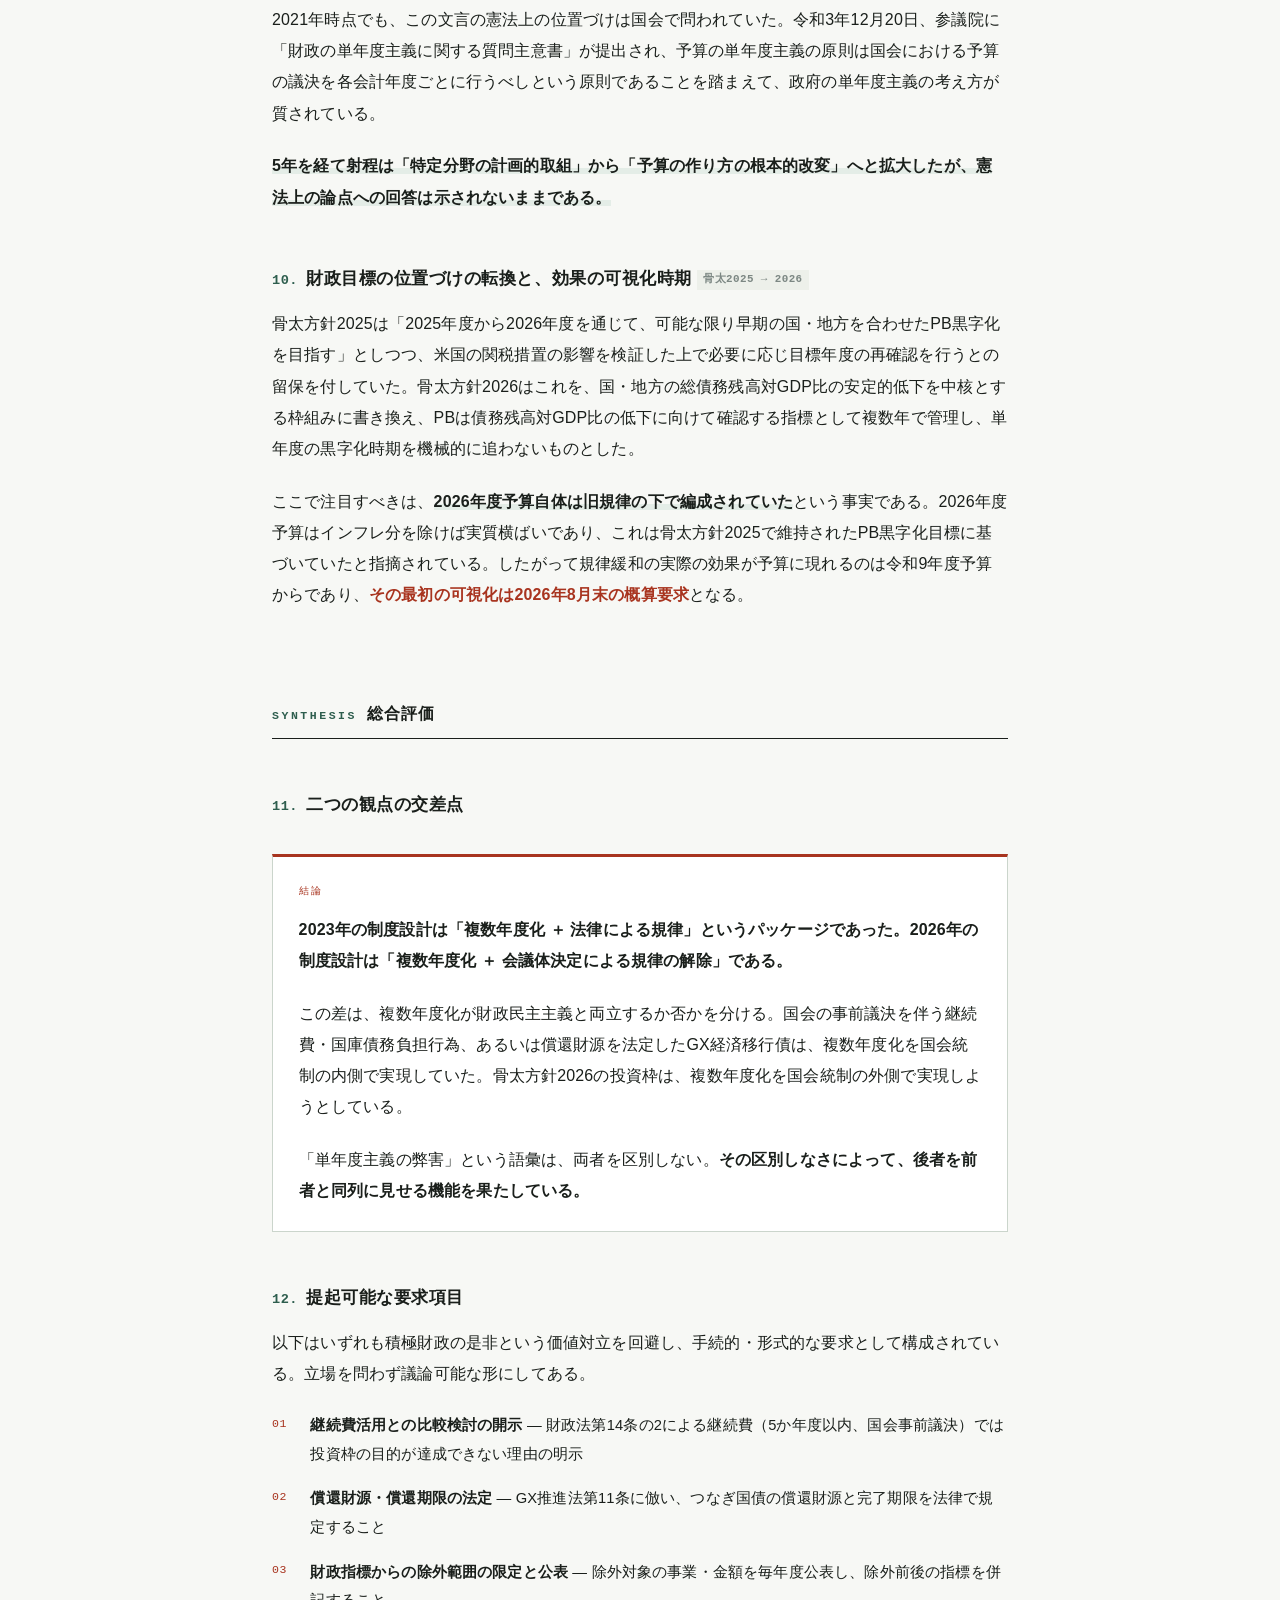
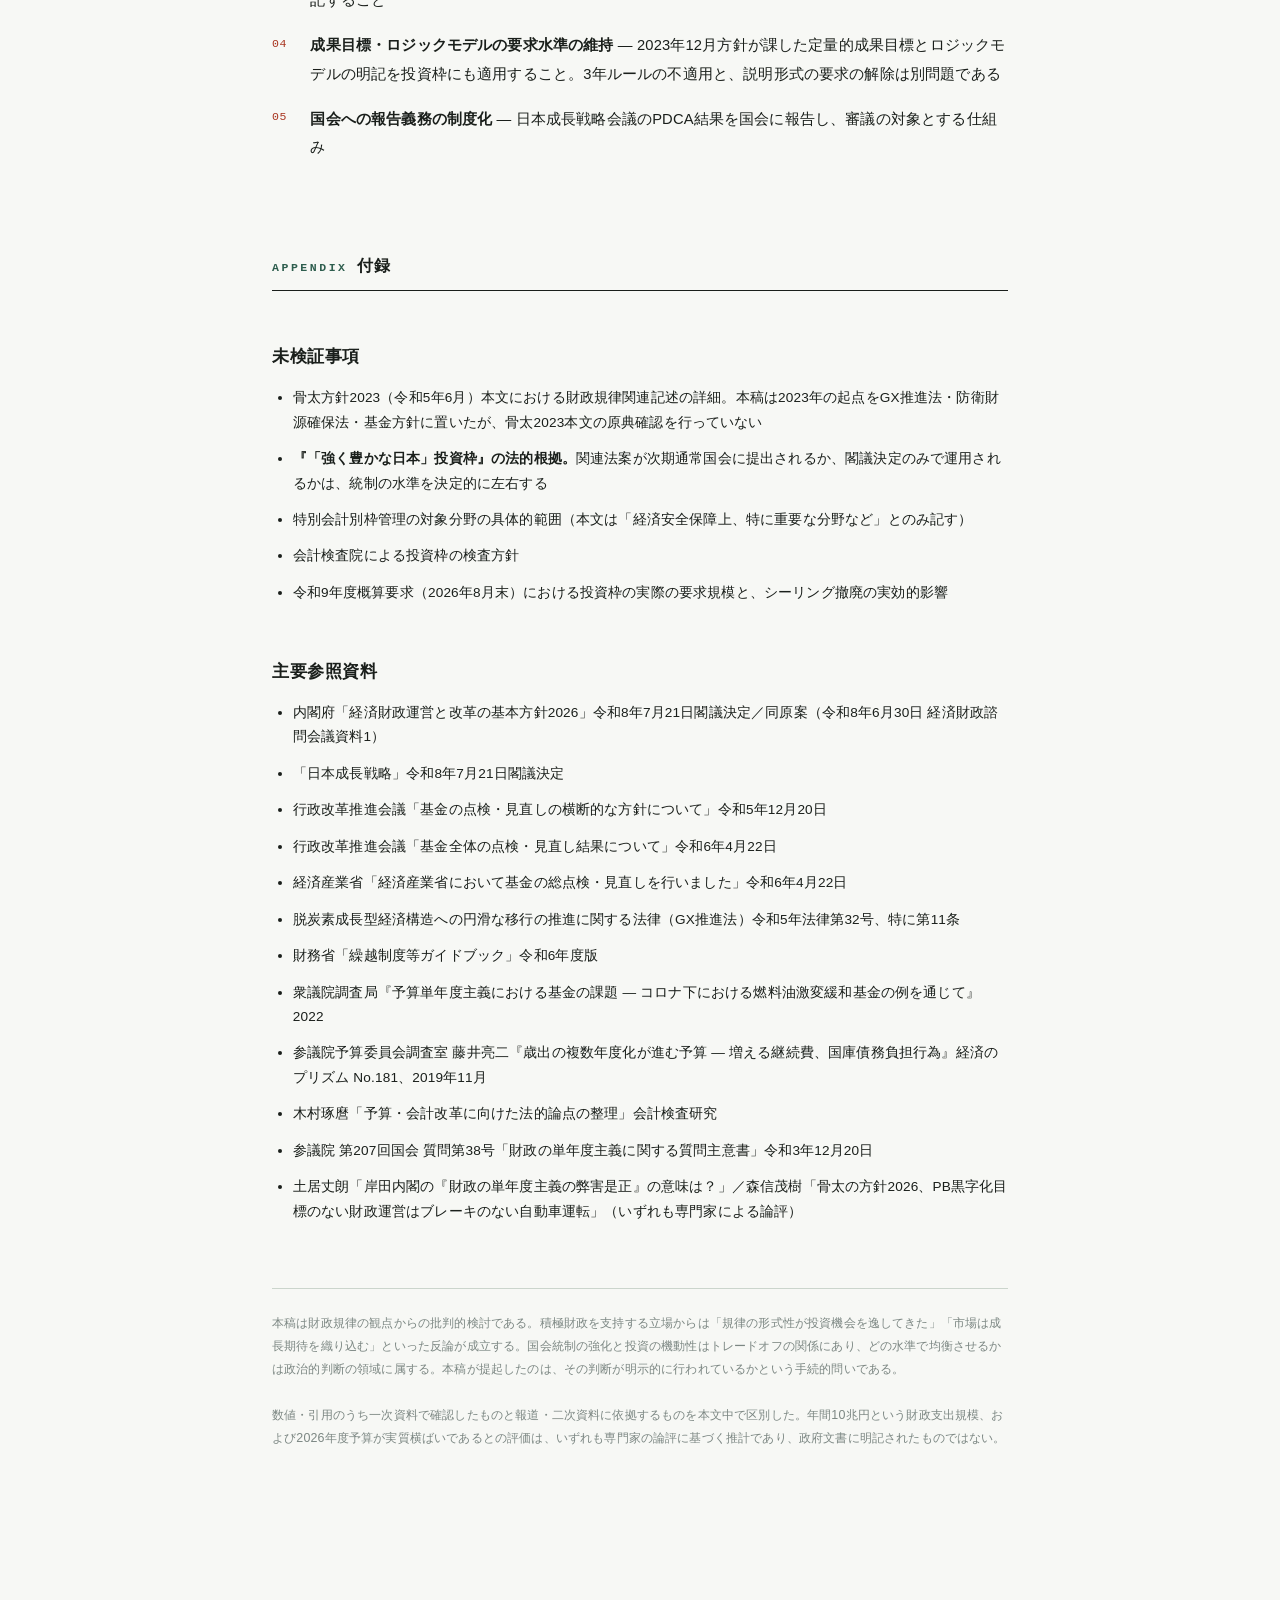
<file: honebuto2026-fiscal-control.html>
<!DOCTYPE html>
<html lang="ja">
<head>
<meta charset="utf-8">
<meta name="robots" content="noindex">
<meta name="viewport" content="width=device-width, initial-scale=1">
<title>骨太方針2026・日本成長戦略の財政方針 — 国会統制と政府指針の変遷</title>
<style>
/* ──────────────────────────────────────────────
   ledger — 予算統制をテーマにした帳簿罫のスタイル
   色は「規律の方向」を符号化する:  緑=強化  朱=緩和  灰=維持
   ────────────────────────────────────────────── */
:root{
  --paper:#F7F8F5;
  --paper-deep:#EDF0EA;
  --ink:#1A1F1B;
  --ink-soft:#4A5450;
  --ink-faint:#7C8783;
  --rule:#CBD5CC;
  --rule-hair:#DFE5DE;
  --ledger:#2E5E4E;      /* 規律強化 */
  --ledger-wash:#E4EDE7;
  --seal:#A8341F;        /* 規律緩和 */
  --seal-wash:#F6E4DF;
  --hold:#8A8F86;        /* 維持 */

  --mincho:"Hiragino Mincho ProN","HiraMinProN-W3","Yu Mincho","YuMincho","Noto Serif JP","Songti SC",serif;
  --gothic:"Hiragino Kaku Gothic ProN","Hiragino Sans","Yu Gothic","YuGothic","Noto Sans JP","Helvetica Neue",Arial,sans-serif;
  --mono:ui-monospace,"SFMono-Regular","SF Mono",Menlo,Consolas,"Noto Sans Mono",monospace;

  --measure:46rem;
}

*{box-sizing:border-box}
html{-webkit-text-size-adjust:100%}
body{
  margin:0;
  background:var(--paper);
  color:var(--ink);
  font-family:var(--gothic);
  font-size:16px;
  line-height:1.95;
  font-feature-settings:"palt" 1;
  letter-spacing:.01em;
}

.sheet{
  max-width:calc(var(--measure) + 3rem);
  margin:0 auto;
  padding:0 1.5rem 8rem;
}

/* ── 見出し帯（英字＋和文）: サイト共通の編集慣行 ─────────── */
.band{
  display:flex;
  align-items:baseline;
  gap:.6em;
  margin:5.5rem 0 1.8rem;
  padding-bottom:.5rem;
  border-bottom:1.5px solid var(--ink);
}
.band .en{
  font-family:var(--mono);
  font-size:.72rem;
  letter-spacing:.22em;
  text-transform:uppercase;
  color:var(--ledger);
  font-weight:600;
}
.band .ja{
  font-family:var(--mincho);
  font-size:1.02rem;
  font-weight:600;
  letter-spacing:.06em;
}

/* ── ヘッダ ───────────────────────────────────── */
.masthead{padding:4.5rem 0 0}
.kicker{
  font-family:var(--mono);
  font-size:.7rem;
  letter-spacing:.3em;
  text-transform:uppercase;
  color:var(--seal);
  margin:0 0 1.6rem;
}
h1{
  font-family:var(--mincho);
  font-size:clamp(1.5rem,4.2vw,2.35rem);
  line-height:1.42;
  font-weight:600;
  letter-spacing:.01em;
  margin:0 0 .5rem;
}
h1 .sub{
  display:block;
  font-size:.56em;
  color:var(--ink-soft);
  margin-top:.7rem;
  letter-spacing:.04em;
}
.standfirst{
  font-size:.94rem;
  color:var(--ink-soft);
  margin:1.4rem 0 2.6rem;
  max-width:var(--measure);
}

/* ── 書誌ブロック ─────────────────────────────── */
.colophon{
  border-top:1px solid var(--rule);
  border-bottom:1px solid var(--rule);
  padding:1.4rem 0;
  display:grid;
  grid-template-columns:auto 1fr;
  gap:.55rem 1.6rem;
  font-size:.86rem;
  line-height:1.7;
}
.colophon dt{
  font-family:var(--mono);
  font-size:.68rem;
  letter-spacing:.16em;
  text-transform:uppercase;
  color:var(--ink-faint);
  padding-top:.3em;
  white-space:nowrap;
}
.colophon dd{margin:0}

/* ── 本文 ─────────────────────────────────────── */
h2.part{
  font-family:var(--mincho);
  font-size:1.4rem;
  letter-spacing:.04em;
  margin:5rem 0 2.2rem;
  padding:1.1rem 0 1.1rem 1.2rem;
  border-left:5px solid var(--ledger);
  background:linear-gradient(90deg,var(--ledger-wash),transparent 72%);
}
h2.part .no{
  display:block;
  font-family:var(--mono);
  font-size:.66rem;
  letter-spacing:.24em;
  color:var(--ledger);
  margin-bottom:.5rem;
}

/* 節見出し＋傍注ロケータ（講義ノートのタイムスタンプに相当） */
.sec{margin:3.2rem 0 0}
h3{
  font-family:var(--mincho);
  font-size:1.09rem;
  font-weight:600;
  line-height:1.62;
  letter-spacing:.03em;
  margin:0 0 1rem;
  max-width:var(--measure);
}
h3 .n{
  font-family:var(--mono);
  font-size:.78em;
  color:var(--ledger);
  margin-right:.6em;
  font-weight:600;
}
.loc{
  display:inline-block;
  font-family:var(--mono);
  font-size:.68rem;
  letter-spacing:.04em;
  color:var(--ink-faint);
  background:var(--paper-deep);
  padding:.12em .55em;
  margin-left:.5em;
  vertical-align:.14em;
  white-space:nowrap;
}

p{max-width:var(--measure);margin:0 0 1.35rem}
strong{font-weight:700;background:linear-gradient(transparent 62%,var(--ledger-wash) 62%)}
em{font-style:normal;color:var(--seal);font-weight:600}
.lede{font-family:var(--mincho);font-size:1.02rem;line-height:1.9}

ul,ol{max-width:var(--measure);padding-left:1.3rem;margin:0 0 1.35rem}
li{margin-bottom:.5rem}

/* ── 引用（法令・文書からの引用） ───────────────── */
blockquote{
  margin:1.8rem 0;
  padding:.2rem 0 .2rem 1.3rem;
  border-left:2px solid var(--rule);
  max-width:var(--measure);
  font-family:var(--mincho);
  font-size:.97rem;
  color:var(--ink-soft);
}
blockquote cite{
  display:block;
  font-family:var(--mono);
  font-style:normal;
  font-size:.68rem;
  letter-spacing:.08em;
  color:var(--ink-faint);
  margin-top:.7rem;
}

/* ── 批判点ボックス ───────────────────────────── */
.claim{
  margin:2.2rem 0;
  padding:1.5rem 1.6rem;
  background:#fff;
  border:1px solid var(--rule);
  border-top:3px solid var(--seal);
  max-width:var(--measure);
}
.claim .tag{
  font-family:var(--mono);
  font-size:.65rem;
  letter-spacing:.2em;
  text-transform:uppercase;
  color:var(--seal);
  display:block;
  margin-bottom:.8rem;
}
.claim p:last-child{margin-bottom:0}
.claim p{max-width:none}

/* ── 表（帳簿罫） ─────────────────────────────── */
.tablewrap{overflow-x:auto;margin:2rem 0;-webkit-overflow-scrolling:touch}
table{
  border-collapse:collapse;
  width:100%;
  min-width:34rem;
  font-size:.85rem;
  line-height:1.65;
  font-variant-numeric:tabular-nums;
}
caption{
  text-align:left;
  font-family:var(--mono);
  font-size:.68rem;
  letter-spacing:.14em;
  color:var(--ink-faint);
  padding-bottom:.7rem;
}
th,td{
  padding:.72rem .85rem;
  border-bottom:1px solid var(--rule-hair);
  vertical-align:top;
  text-align:left;
}
thead th{
  background:var(--ledger-wash);
  border-bottom:1.5px solid var(--ledger);
  font-size:.75rem;
  letter-spacing:.05em;
  white-space:nowrap;
}
tbody tr:last-child td{border-bottom:1px solid var(--rule)}
td.num{font-family:var(--mono);white-space:nowrap}

/* ── 署名要素：規律の年表 ───────────────────────
   各エントリを「規律を強めたか緩めたか」で色分けする    */
.chron{
  margin:2.4rem 0 2.8rem;
  border-top:1.5px solid var(--ink);
}
.entry{
  display:grid;
  grid-template-columns:5.6rem 1fr;
  gap:0 1.1rem;
  padding:1.15rem 0 1.15rem .9rem;
  border-bottom:1px solid var(--rule-hair);
  border-left:4px solid var(--rule);
  position:relative;
}
.entry.up{border-left-color:var(--ledger);background:linear-gradient(90deg,var(--ledger-wash),transparent 34%)}
.entry.down{border-left-color:var(--seal);background:linear-gradient(90deg,var(--seal-wash),transparent 34%)}
.entry.key{border-left-width:8px}
.entry time{
  font-family:var(--mono);
  font-size:.76rem;
  letter-spacing:.02em;
  color:var(--ink-soft);
  padding-top:.22em;
  white-space:nowrap;
}
.entry .ev{font-size:.9rem;line-height:1.8}
.entry .ev b{font-weight:700}
.dir{
  display:inline-block;
  font-family:var(--mono);
  font-size:.63rem;
  letter-spacing:.16em;
  padding:.14em .5em;
  margin-left:.45em;
  vertical-align:.16em;
  border:1px solid currentColor;
  white-space:nowrap;
}
.dir.up{color:var(--ledger)}
.dir.down{color:var(--seal)}
.dir.hold{color:var(--hold)}

.legend{
  display:flex;
  flex-wrap:wrap;
  gap:1.1rem;
  font-family:var(--mono);
  font-size:.68rem;
  letter-spacing:.1em;
  color:var(--ink-faint);
  margin:0 0 1.2rem;
}
.legend span{display:flex;align-items:center;gap:.4em}
.legend i{width:.85rem;height:.55rem;display:inline-block}
.legend .u{background:var(--ledger)}
.legend .d{background:var(--seal)}
.legend .h{background:var(--rule)}

/* ── 付録リスト ───────────────────────────────── */
.refs{max-width:var(--measure);font-size:.85rem;line-height:1.8}
.refs li{margin-bottom:.75rem}
.checklist{counter-reset:c;list-style:none;padding-left:0;max-width:var(--measure)}
.checklist li{
  counter-increment:c;
  position:relative;
  padding-left:2.4rem;
  margin-bottom:1rem;
  font-size:.92rem;
}
.checklist li::before{
  content:counter(c,decimal-leading-zero);
  position:absolute;left:0;top:.15em;
  font-family:var(--mono);font-size:.72rem;
  color:var(--seal);letter-spacing:.06em;
}

.note{
  margin-top:4rem;
  padding-top:1.4rem;
  border-top:1px solid var(--rule);
  font-size:.78rem;
  line-height:1.85;
  color:var(--ink-faint);
  max-width:var(--measure);
}

a{color:var(--ledger);text-underline-offset:.2em}
a:focus-visible,:focus-visible{outline:2px solid var(--seal);outline-offset:3px}

@media (max-width:640px){
  body{font-size:15.5px;line-height:1.9}
  .sheet{padding:0 1.15rem 5rem}
  .masthead{padding-top:2.6rem}
  .band{margin:3.8rem 0 1.4rem;flex-wrap:wrap;gap:.35em}
  h2.part{margin:3.4rem 0 1.8rem;padding-left:.9rem}
  .colophon{grid-template-columns:1fr;gap:.15rem 0}
  .colophon dd{margin-bottom:.75rem}
  .entry{grid-template-columns:1fr;gap:.3rem}
  .entry time{padding-top:0}
  .loc{display:block;margin:.45em 0 0}
}
@media (prefers-reduced-motion:reduce){*{animation:none!important;transition:none!important}}
</style>
</head>
<body>
<main class="sheet">

<header class="masthead">
  <p class="kicker">Fiscal Control and the Diet</p>
  <h1>骨太方針2026・日本成長戦略の財政方針
    <span class="sub">国会によるコントロールと、2023年からの政府指針の変遷</span>
  </h1>
  <p class="standfirst">『「強く豊かな日本」投資枠』は、複数年度化のために国会統制を弱める必要がないにもかかわらず弱めている。その判断が、どの水準の議論を経て行われたのかを検証する。</p>

  <dl class="colophon">
    <dt>対象文書</dt>
    <dd>経済財政運営と改革の基本方針2026／日本成長戦略（いずれも令和8年7月21日閣議決定）</dd>
    <dt>分析視角</dt>
    <dd>① 財政民主主義の観点からの国会統制　② 2023年を起点とする政府指針の通時的変遷</dd>
    <dt>主要論点</dt>
    <dd>シーリング撤廃／特別会計別枠管理／つなぎ国債の指標除外／基金3年ルールの不適用</dd>
    <dt>作成</dt>
    <dd>2026年8月4日</dd>
  </dl>
</header>

<!-- ══════════════════════════════════════════ -->
<div class="band"><span class="en">Overview</span><span class="ja">概要</span></div>

<p class="lede">本稿の結論を先に置く。<strong>複数年度にわたる予見可能な投資支援は、国会の事前議決を伴う既存制度で完全に実現可能である。</strong>継続費（財政法第14条の2）と国庫債務負担行為（同第15条）がそれであり、いずれも原則5か年度以内の複数年度化を、国会の議決を前提として認めている。</p>

<p>にもかかわらず骨太方針2026は「財政単年度主義の弊害を是正し、予算の作り方を根本から改める」として新しい機構を創設した。既存制度と新機構の実質的な差異は一点、<em>新機構が国会の事前議決を経ないこと</em>にある。したがって批判の焦点は積極財政の是非ではなく、「なぜ継続費の活用拡大では不十分なのか」という論証の不在に置かれる。</p>

<p>第二の観点である指針の変遷は、この判断がいかに短期間で反転したかを示す。基金への予算措置を原則3年とするルールは2023年12月に確立され、2024年には実際に国庫返納と基金廃止をもたらした。それが2026年に成長投資について不適用とされるまで、<strong>約2年5か月</strong>である。</p>

<!-- ══════════════════════════════════════════ -->
<div class="band"><span class="en">Method</span><span class="ja">調査方法</span></div>

<p>内閣府「経済財政運営と改革の基本方針2026」本文および原案（令和8年6月30日 経済財政諮問会議資料）、行政改革推進会議「基金の点検・見直しの横断的な方針について」（令和5年12月20日）ならびに「基金全体の点検・見直し結果」（令和6年4月）、財務省繰越制度ガイドブック、衆議院調査局『予算単年度主義における基金の課題』（2022）、参議院調査室『経済のプリズム』No.181、会計検査院研究誌所収の木村琢麿論文を参照した。</p>

<p>検索語は「基金の点検・見直しの横断的な方針 3年」「GX経済移行債 つなぎ国債 特別会計」「骨太方針 PB黒字化 削除 2026」「単年度主義の弊害是正 国庫債務負担行為」等。数値・引用は原典または一次資料に基づくものと、報道・二次資料に依拠するものを本文中で区別した。</p>

<!-- ══════════════════════════════════════════ -->
<h2 class="part"><span class="no">Part 1</span>国会によるコントロール</h2>

<section class="sec">
<h3><span class="n">1.</span>憲法・財政法上の枠組み<span class="loc">憲法83・85・86条</span></h3>

<p>財政民主主義の根拠は明確である。日本国憲法第86条は、内閣が毎会計年度の予算を作成し国会に提出して審議・議決を経なければならないと規定する。予算の単年度主義は、毎会計年度ごとに国会の議決を求めることによって、国会の予算審議権を確保し、予算に対する国会のコントロールを保障するための原則である。</p>

<p>学説上の位置づけも重要である。予算単年度主義が憲法上の原則であるのに対し、会計年度独立の原則は法律上の原則にすぎないとされるのが一般的な説明である。すなわち<strong>単年度主義の緩和は技術的な予算改革ではなく、憲法上の原則に触れる問題</strong>であり、その正当化には相応の論証を要する。</p>
</section>

<section class="sec">
<h3><span class="n">2.</span>決定的論点 — 例外制度はすでに整備されている<span class="loc">財政法14条の2・14条の3・15条</span></h3>

<blockquote>
財政単年度主義の弊害を是正し、予算の作り方を根本から改める。
<cite>骨太方針2026 本文</cite>
</blockquote>

<p>この論法には、財政学者からすでに提起された反論がある。単年度主義に弊害があること自体は争われていない。年度末近くに無理な予算執行が生じる例は繰り返し指摘されてきた。だからこそ、国会での事前の議決を経れば単年度主義の例外扱いが認められている。その代表例が予算の繰越し、継続費、国庫債務負担行為である。</p>

<div class="tablewrap">
<table>
<caption>Table 1 — 国会の事前議決を伴う複数年度化の既存制度</caption>
<thead>
<tr><th>制度</th><th>根拠</th><th>期間</th><th>国会の関与</th></tr>
</thead>
<tbody>
<tr><td>継続費</td><td class="num">財政法 14条の2</td><td class="num">原則5か年度以内</td><td>経費の総額と年割額を定め、<b>あらかじめ議決</b></td></tr>
<tr><td>国庫債務負担行為</td><td class="num">財政法 15条</td><td class="num">原則5か年度以内</td><td>総額を明示して<b>あらかじめ議決</b></td></tr>
<tr><td>繰越明許費</td><td class="num">財政法 14条の3</td><td class="num">翌年度</td><td><b>あらかじめ議決</b></td></tr>
<tr><td>『「強く豊かな日本」投資枠』</td><td class="num">閣議決定</td><td class="num">複数年度（期限の明示なし）</td><td>事前議決の規定なし</td></tr>
</tbody>
</table>
</div>

<div class="claim">
  <span class="tag">批判の核心</span>
  <p>複数年度化それ自体は、国会の事前議決を伴う既存制度で実現できる。両者の唯一の実質的差異は、新機構が国会の事前議決を経ない点にある。すなわち<b>「複数年度化」は目的であるより、国会統制の迂回を正当化する語彙として機能している疑いがある。</b></p>
  <p>政府はこの問いに答える責任を負うが、骨太方針2026本文にも日本成長戦略本文にも「なぜ継続費の活用拡大では不十分なのか」という論証は見当たらない。政策文書としての説明責任の欠落である。</p>
</div>
</section>

<section class="sec">
<h3><span class="n">3.</span>国会統制を弱める4つの機構と、その作用局面<span class="loc">成長戦略 Ⅳ.1／Ⅳ.3</span></h3>

<p>導入される4機構は、統制のどの局面に作用するかがそれぞれ異なる。まとめると次のようになる。</p>

<div class="tablewrap">
<table>
<caption>Table 2 — 機構ごとの作用局面</caption>
<thead>
<tr><th>機構</th><th>弱まる統制の局面</th><th>機序</th></tr>
</thead>
<tbody>
<tr><td><b>シーリング撤廃</b></td><td>事前統制<br>（予算編成段階）</td><td>「要求上限を設けることなく、事項要求も含めて必要額を適切に要求できる仕組み」。査定機能が外れ、国会提出前の規模抑制が働かない</td></tr>
<tr><td><b>特別会計での別枠管理</b></td><td>審議統制<br>（予算審議段階）</td><td>一般会計と分離され、審議の焦点から外れる。特別会計は従来から「見えにくい財政」として批判の対象</td></tr>
<tr><td><b>つなぎ国債＋指標除外</b></td><td>指標統制<br>（規律の物差し）</td><td>PB・債務残高対GDP比の算定から除外。国会が規律を判定する基準そのものが対象を捕捉しない</td></tr>
<tr><td><b>基金3年ルール不適用</b></td><td>事後統制<br>（執行・検証段階）</td><td>基金は一度計上されれば各省庁裁量で複数年度執行され、年次の国会審議が及ばない</td></tr>
</tbody>
</table>
</div>

<p>第三の機構については、税制・財政の専門家である森信茂樹氏が明確に警告している。骨太方針は2040年度までの370兆円の官民投資を掲げ、そのうち財政支出は年間10兆円と言われるが、それは「つなぎ国債」でファイナンスするとされ、PBの計算には含めない。しかしその財源は不明であり、さらなる財政拡大につながる問題である、というのが同氏の指摘である。PB黒字化目標の削除は、予算編成のプロセスで基準とすべきメルクマールを失わせるとも述べる。</p>

<p><strong>定量的に見れば、年間10兆円規模の財政支出が、国会が財政健全化の達成度を判定する指標の外側で決定される構造になる。</strong>令和8年度の科学技術関係予算が4兆円台であることと対比すれば、この規模の意味は明らかである。</p>
</section>

<section class="sec">
<h3><span class="n">4.</span>基金と国会議決の関係の脆弱性 — 実証された前例<span class="loc">衆議院調査局 2022</span></h3>

<p>基金方式が国会統制を実質的に迂回しうることは、すでに国会自身の調査機関によって実証されている。</p>

<blockquote>
基金には財政法上の規定はなく、歴代の財務大臣は、基金が予算の単年度主義に反しないのは、国が基金へ支出する年度の歳出予算として国会の議決を経ているからであると説明してきた。しかし令和3年度にガソリン補助金を支給するために設置された基金を検証したところ、予備費使用や予算の移用・流用など、基金への支出として国会の議決を経ているとは言い難い予算措置が見られた。
<cite>衆議院調査局『予算単年度主義における基金の課題』要旨より</cite>
</blockquote>

<p>すなわち<em>「基金は国会議決を経ている」という政府の正当化論拠は、実際の運用において成立していない事例が確認されている</em>。この実証を踏まえずに基金ルールを緩和することは、既知の統制欠陥を拡大する政策判断となる。</p>
</section>

<section class="sec">
<h3><span class="n">5.</span>事後統制の空洞化 — PDCAの自己評価構造<span class="loc">成長戦略 Ⅳ.3</span></h3>

<p>日本成長戦略Ⅳ.3は、投資枠のPDCAを「日本成長戦略会議の下で定期的に繰り返していく」と規定する。ここで注意すべきは統制の帰属である。</p>

<ul>
<li><b>事前統制</b> — シーリング撤廃により査定が弱まる</li>
<li><b>審議統制</b> — 特別会計別枠により国会審議の焦点から外れる</li>
<li><b>事後統制</b> — 内閣官房の会議体が自ら評価する</li>
</ul>

<p>三段階すべてにおいて、執行主体から独立した検証主体が関与しない設計になっている。会計検査院による決算検査は残るが、これは事後2年程度を要し、かつ違法・不当性の指摘が中心であって政策の当否には及びにくい。<strong>国会が主体的に規模を制御する契機が、制度上どこにも残っていない。</strong></p>
</section>

<!-- ══════════════════════════════════════════ -->
<h2 class="part"><span class="no">Part 2</span>2023年からの政府指針の変遷</h2>

<section class="sec">
<h3><span class="n">6.</span>規律の年表 — 強化と緩和の反転<span class="loc">2021–2026</span></h3>

<p>色は各時点で財政規律がどちらに動いたかを示す。緑は規律の強化、朱は緩和、灰は維持である。</p>

<div class="legend">
  <span><i class="u"></i>規律強化</span>
  <span><i class="d"></i>規律緩和</span>
  <span><i class="h"></i>維持</span>
</div>

<div class="chron">

  <div class="entry">
    <time>2021.10</time>
    <div class="ev">岸田首相所信表明「公的分配を担う財政の単年度主義の弊害是正です。科学技術の振興、経済安全保障、重要インフラの整備など、国家課題に計画的に取り組みます」<span class="dir hold">起点</span></div>
  </div>

  <div class="entry down key">
    <time>2023.05–06</time>
    <div class="ev"><b>GX推進法成立。</b>GX経済移行債（10年20兆円）を特別会計から発行するつなぎ国債として制度化。<b>償還財源をカーボンプライシング収入と法定し、2050年度までの償還完了を法律で義務化</b><span class="dir down">緩和＋法的規律</span></div>
  </div>

  <div class="entry down">
    <time>2023.06</time>
    <div class="ev">防衛財源確保法成立。防衛力強化資金の設置<span class="dir down">緩和</span></div>
  </div>

  <div class="entry up">
    <time>2023.11</time>
    <div class="ev">第2回デジタル行財政改革会議における総理指示<span class="dir up">転換点</span></div>
  </div>

  <div class="entry up key">
    <time>2023.12.20</time>
    <div class="ev"><b>行政改革推進会議「基金の点検・見直しの横断的な方針」決定。</b>予算措置は最大でも3年程度、終期設定は10年以内を原則、定量的な成果目標とロジックモデルの基金シートへの明記を要求<span class="dir up">強化</span></div>
  </div>

  <div class="entry up">
    <time>2024.04</time>
    <div class="ev">基金全体（200基金事業・152基金）の点検結果公表。経済産業省は令和6年度中に1,105億円を国庫返納、支出が管理費のみとなっている10の基金事業を全廃<span class="dir up">強化</span></div>
  </div>

  <div class="entry">
    <time>2024.06</time>
    <div class="ev">骨太方針2024「経済・財政新生計画」<span class="dir hold">維持</span></div>
  </div>

  <div class="entry">
    <time>2025.06</time>
    <div class="ev">骨太方針2025（石破内閣）。「2025年度から2026年度を通じて、可能な限り早期の国・地方を合わせたPB黒字化」を維持<span class="dir hold">維持</span></div>
  </div>

  <div class="entry down">
    <time>2026.05</time>
    <div class="ev">高市首相、基金への予算制約ルールを成長投資には<b>「適用せず」</b>と検討表明<span class="dir down">緩和</span></div>
  </div>

  <div class="entry down key">
    <time>2026.07.21</time>
    <div class="ev"><b>骨太方針2026・日本成長戦略 閣議決定。</b>PB黒字化を目標の前面から外し、債務残高対GDP比の安定的低下を中核とする枠組みへ。投資枠を創設<span class="dir down">緩和（法的規律なし）</span></div>
  </div>

</div>
</section>

<section class="sec">
<h3><span class="n">7.</span>2023年12月ルールの内容と、その解除の意味<span class="loc">行革推進会議 令和5.12.20</span></h3>

<p>2023年12月に確立された規律の内容は具体的である。各年度の所要額がおおむね予想可能なものについては基金によらない通常の予算措置によること。短期の成果目標を設定した上で予算措置は最大でも3年程度とし、成果の検証を踏まえて次の措置を検討すること。終期設定は10年以内を原則とすること。短期・中長期の成果目標を達成するためのロジックモデルを基金シートに明記すること。定量的な成果目標を設定すること。</p>

<p>このルールは実効性を持った。経済産業省は執行状況を踏まえた合理的な事業見込みを算定して保有資金規模を精査し、令和6年度中に1,105億円を国庫へ返納する方針を示した。事業が終了し支出が管理費のみとなっている基金は終了時期を前倒しし、令和6年度までに10の基金事業すべてを廃止した。</p>

<div class="claim">
  <span class="tag">批判点 — ルールの法的地位</span>
  <p>このルールは行政改革推進会議の決定という、閣議決定より下位の会議体決定であった。したがって同レベルの政治的判断で解除できる。<b>国会の関与を経ずに作られた規律は、国会の関与を経ずに解除される。</b>財政規律の水準が法律ではなく政権の裁量で上下する構造が、この2年半で実証された。</p>
  <p>さらに、2023年12月ルールが要求した「定量的な成果目標」「ロジックモデルの明記」「保有資金規模の精査」は、いずれも外部から検証可能な形式を要求するものであった。骨太方針2026の投資枠にこれに対応する要求は見当たらない。規律の解除は3年という時間制約の解除にとどまらず、<b>説明形式の要求水準そのものの後退</b>を含む可能性がある。</p>
</div>
</section>

<section class="sec">
<h3><span class="n">8.</span>GX経済移行債との比較 — 同じ器、異なる中身<span class="loc">GX推進法 第11条</span></h3>

<p>2023年と2026年の対比が、本分析における最も重要な発見である。両者は「特別会計＋つなぎ国債」という同一の器を用いるが、法的規律の水準が決定的に異なる。</p>

<div class="tablewrap">
<table>
<caption>Table 3 — つなぎ国債スキームの規律水準の比較</caption>
<thead>
<tr><th>項目</th><th>GX経済移行債（2023）</th><th>『「強く豊かな日本」投資枠』（2026）</th></tr>
</thead>
<tbody>
<tr><td>発行根拠</td><td><b>GX推進法（法律）</b></td><td>骨太方針・成長戦略（閣議決定）</td></tr>
<tr><td>償還財源</td><td><b>カーボンプライシング収入と法定</b></td><td>「償還財源の裏付けのある」との記述のみ</td></tr>
<tr><td>償還期限</td><td class="num"><b>2050年度までと法律で義務化</b></td><td>明示なし</td></tr>
<tr><td>規模</td><td class="num">10年20兆円と明示</td><td class="num">年10兆円規模とされるが本文に明記なし</td></tr>
<tr><td>財政指標での扱い</td><td>国債として計上</td><td><b>別枠管理により算定から除外</b></td></tr>
</tbody>
</table>
</div>

<p>GX推進法第11条は、成長志向型カーボンプライシングから得た収入により当該国債の元利償還に充てることを明記し、2050年度までの償還完了を法律で義務づけた。この設計は、任意の政策変更によって財源が不透明になるリスクを法的に遮断している。</p>

<p><strong>2023年の制度設計は、「複数年度の予見可能性を高める」という目的を、法律による償還財源・償還期限の拘束という規律とセットで実現していた。</strong>2026年の投資枠は器だけを継承し、この規律を欠く。森信氏の「つなぎ国債の財源は不明」という指摘は、この対比において具体的な意味を持つ。</p>

<p>これは単なる緩和ではなく、<em>先行制度が確立した規律水準からの後退（制度的退化）</em>として評価すべきである。ここから、「2023年のGX方式に倣い、投資枠についても償還財源と期限を法定すべきである」という具体的な対案が導かれる。</p>
</section>

<section class="sec">
<h3><span class="n">9.</span>「単年度主義の弊害是正」というスローガンの射程の変質<span class="loc">2021 → 2026</span></h3>

<p>同一の文言が5年間で意味を拡大させた過程も追跡できる。</p>

<div class="tablewrap">
<table>
<caption>Table 4 — 同一文言の射程の推移</caption>
<thead>
<tr><th>時点</th><th>文言</th><th>射程</th></tr>
</thead>
<tbody>
<tr><td class="num">2021.10<br>岸田所信表明</td><td>「財政の単年度主義の弊害是正です。科学技術の振興、経済安全保障、重要インフラの整備など、国家課題に計画的に取り組みます」</td><td>特定の政策分野における<br>計画的取組</td></tr>
<tr><td class="num">2026.07<br>骨太方針2026</td><td>「財政単年度主義の弊害を是正し、<b>予算の作り方を根本から改める</b>」「これまでの慣行や前例を躊躇なく見直して」</td><td><b>予算制度全体</b></td></tr>
</tbody>
</table>
</div>

<p>2021年時点でも、この文言の憲法上の位置づけは国会で問われていた。令和3年12月20日、参議院に「財政の単年度主義に関する質問主意書」が提出され、予算の単年度主義の原則は国会における予算の議決を各会計年度ごとに行うべしという原則であることを踏まえて、政府の単年度主義の考え方が質されている。</p>

<p><strong>5年を経て射程は「特定分野の計画的取組」から「予算の作り方の根本的改変」へと拡大したが、憲法上の論点への回答は示されないままである。</strong></p>
</section>

<section class="sec">
<h3><span class="n">10.</span>財政目標の位置づけの転換と、効果の可視化時期<span class="loc">骨太2025 → 2026</span></h3>

<p>骨太方針2025は「2025年度から2026年度を通じて、可能な限り早期の国・地方を合わせたPB黒字化を目指す」としつつ、米国の関税措置の影響を検証した上で必要に応じ目標年度の再確認を行うとの留保を付していた。骨太方針2026はこれを、国・地方の総債務残高対GDP比の安定的低下を中核とする枠組みに書き換え、PBは債務残高対GDP比の低下に向けて確認する指標として複数年で管理し、単年度の黒字化時期を機械的に追わないものとした。</p>

<p>ここで注目すべきは、<strong>2026年度予算自体は旧規律の下で編成されていた</strong>という事実である。2026年度予算はインフレ分を除けば実質横ばいであり、これは骨太方針2025で維持されたPB黒字化目標に基づいていたと指摘されている。したがって規律緩和の実際の効果が予算に現れるのは令和9年度予算からであり、<em>その最初の可視化は2026年8月末の概算要求</em>となる。</p>
</section>

<!-- ══════════════════════════════════════════ -->
<div class="band"><span class="en">Synthesis</span><span class="ja">総合評価</span></div>

<section class="sec">
<h3><span class="n">11.</span>二つの観点の交差点</h3>

<div class="claim">
  <span class="tag">結論</span>
  <p><b>2023年の制度設計は「複数年度化 ＋ 法律による規律」というパッケージであった。2026年の制度設計は「複数年度化 ＋ 会議体決定による規律の解除」である。</b></p>
  <p>この差は、複数年度化が財政民主主義と両立するか否かを分ける。国会の事前議決を伴う継続費・国庫債務負担行為、あるいは償還財源を法定したGX経済移行債は、複数年度化を国会統制の内側で実現していた。骨太方針2026の投資枠は、複数年度化を国会統制の外側で実現しようとしている。</p>
  <p>「単年度主義の弊害」という語彙は、両者を区別しない。<b>その区別しなさによって、後者を前者と同列に見せる機能を果たしている。</b></p>
</div>
</section>

<section class="sec">
<h3><span class="n">12.</span>提起可能な要求項目</h3>

<p>以下はいずれも積極財政の是非という価値対立を回避し、手続的・形式的な要求として構成されている。立場を問わず議論可能な形にしてある。</p>

<ol class="checklist">
<li><b>継続費活用との比較検討の開示</b> — 財政法第14条の2による継続費（5か年度以内、国会事前議決）では投資枠の目的が達成できない理由の明示</li>
<li><b>償還財源・償還期限の法定</b> — GX推進法第11条に倣い、つなぎ国債の償還財源と完了期限を法律で規定すること</li>
<li><b>財政指標からの除外範囲の限定と公表</b> — 除外対象の事業・金額を毎年度公表し、除外前後の指標を併記すること</li>
<li><b>成果目標・ロジックモデルの要求水準の維持</b> — 2023年12月方針が課した定量的成果目標とロジックモデルの明記を投資枠にも適用すること。3年ルールの不適用と、説明形式の要求の解除は別問題である</li>
<li><b>国会への報告義務の制度化</b> — 日本成長戦略会議のPDCA結果を国会に報告し、審議の対象とする仕組み</li>
</ol>
</section>

<!-- ══════════════════════════════════════════ -->
<div class="band"><span class="en">Appendix</span><span class="ja">付録</span></div>

<section class="sec">
<h3>未検証事項</h3>
<ul class="refs">
<li>骨太方針2023（令和5年6月）本文における財政規律関連記述の詳細。本稿は2023年の起点をGX推進法・防衛財源確保法・基金方針に置いたが、骨太2023本文の原典確認を行っていない</li>
<li><b>『「強く豊かな日本」投資枠』の法的根拠。</b>関連法案が次期通常国会に提出されるか、閣議決定のみで運用されるかは、統制の水準を決定的に左右する</li>
<li>特別会計別枠管理の対象分野の具体的範囲（本文は「経済安全保障上、特に重要な分野など」とのみ記す）</li>
<li>会計検査院による投資枠の検査方針</li>
<li>令和9年度概算要求（2026年8月末）における投資枠の実際の要求規模と、シーリング撤廃の実効的影響</li>
</ul>
</section>

<section class="sec">
<h3>主要参照資料</h3>
<ul class="refs">
<li>内閣府「経済財政運営と改革の基本方針2026」令和8年7月21日閣議決定／同原案（令和8年6月30日 経済財政諮問会議資料1）</li>
<li>「日本成長戦略」令和8年7月21日閣議決定</li>
<li>行政改革推進会議「基金の点検・見直しの横断的な方針について」令和5年12月20日</li>
<li>行政改革推進会議「基金全体の点検・見直し結果について」令和6年4月22日</li>
<li>経済産業省「経済産業省において基金の総点検・見直しを行いました」令和6年4月22日</li>
<li>脱炭素成長型経済構造への円滑な移行の推進に関する法律（GX推進法）令和5年法律第32号、特に第11条</li>
<li>財務省「繰越制度等ガイドブック」令和6年度版</li>
<li>衆議院調査局『予算単年度主義における基金の課題 — コロナ下における燃料油激変緩和基金の例を通じて』2022</li>
<li>参議院予算委員会調査室 藤井亮二『歳出の複数年度化が進む予算 — 増える継続費、国庫債務負担行為』経済のプリズム No.181、2019年11月</li>
<li>木村琢麿「予算・会計改革に向けた法的論点の整理」会計検査研究</li>
<li>参議院 第207回国会 質問第38号「財政の単年度主義に関する質問主意書」令和3年12月20日</li>
<li>土居丈朗「岸田内閣の『財政の単年度主義の弊害是正』の意味は？」／森信茂樹「骨太の方針2026、PB黒字化目標のない財政運営はブレーキのない自動車運転」（いずれも専門家による論評）</li>
</ul>
</section>

<p class="note">本稿は財政規律の観点からの批判的検討である。積極財政を支持する立場からは「規律の形式性が投資機会を逸してきた」「市場は成長期待を織り込む」といった反論が成立する。国会統制の強化と投資の機動性はトレードオフの関係にあり、どの水準で均衡させるかは政治的判断の領域に属する。本稿が提起したのは、その判断が明示的に行われているかという手続的問いである。<br><br>数値・引用のうち一次資料で確認したものと報道・二次資料に依拠するものを本文中で区別した。年間10兆円という財政支出規模、および2026年度予算が実質横ばいであるとの評価は、いずれも専門家の論評に基づく推計であり、政府文書に明記されたものではない。</p>

</main>
</body>
</html>
</file>
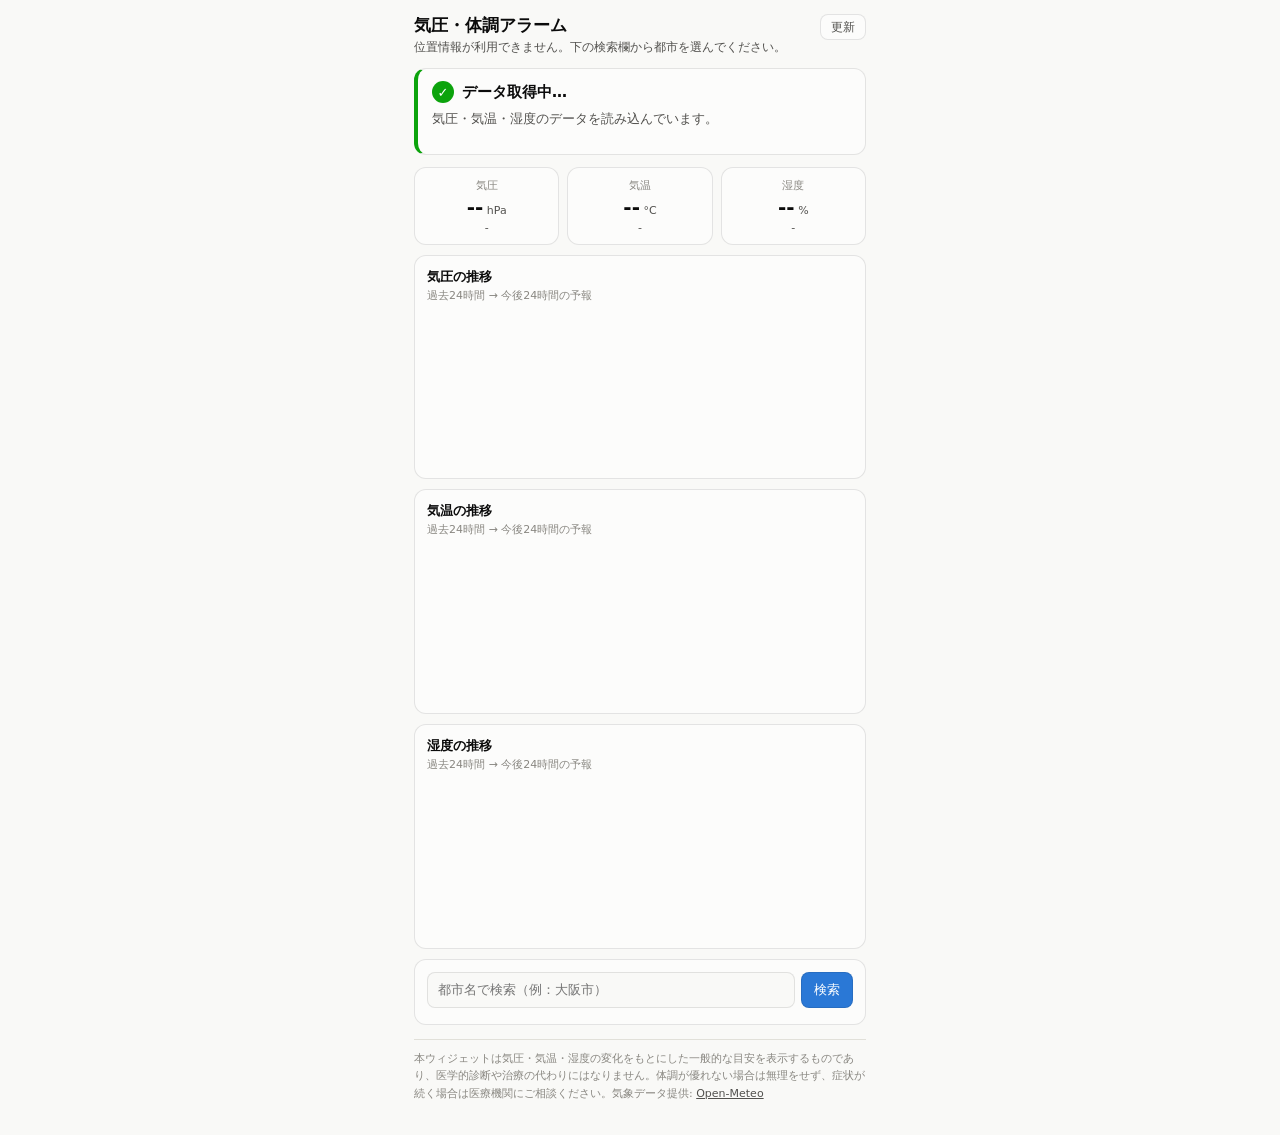
<file: weather-health-widget.html>
<!DOCTYPE html>
<html lang="ja">
<head>
<meta charset="utf-8">
<meta name="viewport" content="width=device-width, initial-scale=1, viewport-fit=cover">
<meta name="robots" content="noindex">
<meta name="theme-color" content="#2a78d6">
<meta name="apple-mobile-web-app-capable" content="yes">
<meta name="mobile-web-app-capable" content="yes">
<meta name="apple-mobile-web-app-status-bar-style" content="black-translucent">
<meta name="apple-mobile-web-app-title" content="気圧・体調">
<title>気圧・体調アラーム ウィジェット</title>
<link rel="icon" href="data:image/svg+xml,%3Csvg xmlns='http://www.w3.org/2000/svg' viewBox='0 0 64 64'%3E%3Crect width='64' height='64' rx='14' fill='%232a78d6'/%3E%3Cpath d='M14 40 L24 26 L32 34 L50 16' stroke='white' stroke-width='4' fill='none' stroke-linecap='round' stroke-linejoin='round'/%3E%3Ccircle cx='50' cy='16' r='4' fill='white'/%3E%3C/svg%3E">
<link rel="apple-touch-icon" href="data:image/svg+xml,%3Csvg xmlns='http://www.w3.org/2000/svg' viewBox='0 0 64 64'%3E%3Crect width='64' height='64' fill='%232a78d6'/%3E%3Cpath d='M14 40 L24 26 L32 34 L50 16' stroke='white' stroke-width='4' fill='none' stroke-linecap='round' stroke-linejoin='round'/%3E%3Ccircle cx='50' cy='16' r='4' fill='white'/%3E%3C/svg%3E">
<style>
  :root{
    color-scheme: light;
    --surface-1:      #fcfcfb;
    --surface-2:      #f9f9f7;
    --text-primary:   #0b0b0b;
    --text-secondary: #52514e;
    --text-muted:     #898781;
    --gridline:       #e1e0d9;
    --baseline:       #c3c2b7;
    --border:         rgba(11,11,11,0.10);
    --delta-good:     #006300;
    --series-pressure: #2a78d6;
    --series-temp:      #eb6834;
    --series-humidity:  #1baf7a;
    --status-good:     #0ca30c;
    --status-warning:  #fab219;
    --status-serious:  #ec835a;
    --status-critical: #d03b3b;
  }
  @media (prefers-color-scheme: dark){
    :root:not([data-theme="light"]){
      color-scheme: dark;
      --surface-1:      #1a1a19;
      --surface-2:      #0d0d0d;
      --text-primary:   #ffffff;
      --text-secondary: #c3c2b7;
      --text-muted:     #898781;
      --gridline:       #2c2c2a;
      --baseline:       #383835;
      --border:         rgba(255,255,255,0.10);
      --delta-good:     #0ca30c;
      --series-pressure: #3987e5;
      --series-temp:      #d95926;
      --series-humidity:  #199e70;
    }
  }
  *{ box-sizing: border-box; }
  html,body{ margin:0; padding:0; }
  body{
    background: var(--surface-2);
    color: var(--text-primary);
    font-family: system-ui, -apple-system, "Segoe UI", sans-serif;
    -webkit-tap-highlight-color: transparent;
  }
  .app{
    max-width: 480px;
    margin: 0 auto;
    padding: 14px 14px 32px;
    min-height: 100dvh;
  }
  header.top{
    display:flex;
    align-items:baseline;
    justify-content:space-between;
    gap:8px;
    margin-bottom: 12px;
  }
  header.top h1{
    font-size: 17px;
    font-weight: 700;
    margin: 0;
  }
  .location-line{
    font-size: 12px;
    color: var(--text-secondary);
    margin-top: 2px;
  }
  button.icon-btn{
    border: 1px solid var(--border);
    background: var(--surface-1);
    color: var(--text-secondary);
    border-radius: 8px;
    padding: 6px 10px;
    font-size: 12px;
    line-height: 1;
  }
  button.icon-btn:active{ opacity:.7; }

  .card{
    background: var(--surface-1);
    border: 1px solid var(--border);
    border-radius: 12px;
    padding: 12px;
    margin-bottom: 10px;
  }

  /* alarm banner */
  .alarm{
    border-radius: 12px;
    border: 1px solid var(--border);
    border-left: 4px solid var(--status);
    background: var(--surface-1);
    padding: 12px 14px;
    margin-bottom: 12px;
  }
  .alarm[data-level="good"]{ --status: var(--status-good); }
  .alarm[data-level="warning"]{ --status: var(--status-warning); }
  .alarm[data-level="serious"]{ --status: var(--status-serious); }
  .alarm[data-level="critical"]{ --status: var(--status-critical); }
  .alarm-head{
    display:flex;
    align-items:center;
    gap:8px;
    font-weight:700;
    font-size:15px;
  }
  .alarm-badge{
    display:inline-flex;
    align-items:center;
    justify-content:center;
    width:22px; height:22px;
    border-radius:50%;
    background: var(--status);
    color:#fff;
    font-size:13px;
    flex: none;
  }
  .alarm-msg{
    font-size: 13px;
    color: var(--text-secondary);
    margin-top: 6px;
    line-height: 1.5;
  }
  .alarm-reasons{
    margin: 6px 0 0;
    padding-left: 18px;
    font-size: 12px;
    color: var(--text-muted);
  }
  .alarm-reasons li{ margin-top:2px; }

  /* stat tiles */
  .stats{
    display:grid;
    grid-template-columns: repeat(3, 1fr);
    gap:8px;
    margin-bottom: 10px;
  }
  .stat-tile{
    background: var(--surface-1);
    border: 1px solid var(--border);
    border-radius: 12px;
    padding: 10px 8px;
    text-align:center;
  }
  .stat-label{
    font-size: 11px;
    color: var(--text-muted);
  }
  .stat-value{
    font-size: 20px;
    font-weight: 700;
    margin-top: 2px;
  }
  .stat-unit{ font-size:11px; font-weight:400; color:var(--text-secondary); }
  .stat-delta{
    font-size: 11px;
    color: var(--text-secondary);
    margin-top: 2px;
  }
  .stat-delta.good{ color: var(--delta-good); }

  /* charts */
  .chart-card h2{
    font-size: 13px;
    margin: 0 0 2px;
  }
  .chart-sub{
    font-size: 11px;
    color: var(--text-muted);
    margin-bottom: 4px;
  }
  svg.chart{ display:block; width:100%; height:auto; }
  .chart-value-label{
    font-size: 10px;
    fill: var(--text-primary);
    font-weight: 700;
  }
  .chart-tick-label{
    font-size: 9px;
    fill: var(--text-muted);
  }
  .now-label{
    font-size: 9px;
    fill: var(--text-muted);
  }

  .location-controls{ margin-top: 4px; }
  .location-controls .row{
    display:flex;
    gap:6px;
  }
  .location-controls input[type="text"]{
    flex:1;
    min-width:0;
    border:1px solid var(--border);
    background: var(--surface-2);
    color: var(--text-primary);
    border-radius:8px;
    padding: 8px 10px;
    font-size: 13px;
  }
  .location-controls button{
    border:1px solid var(--border);
    background: var(--series-pressure);
    color:#fff;
    border-radius:8px;
    padding: 8px 12px;
    font-size: 13px;
    white-space: nowrap;
  }
  ul.geo-results{
    list-style:none;
    margin:6px 0 0;
    padding:0;
    font-size: 13px;
  }
  ul.geo-results li{
    padding: 8px 6px;
    border-bottom: 1px solid var(--gridline);
  }
  ul.geo-results li:active{ background: var(--surface-2); }

  .status-line{
    font-size: 11px;
    color: var(--text-muted);
    text-align:center;
    margin-top: 4px;
  }
  footer.disclaimer{
    font-size: 11px;
    color: var(--text-muted);
    line-height:1.6;
    margin-top: 14px;
    padding-top: 10px;
    border-top: 1px solid var(--gridline);
  }
  footer.disclaimer a{ color: var(--text-secondary); }
  .hidden{ display:none !important; }
</style>
</head>
<body>
<div class="app">

  <header class="top">
    <div>
      <h1>気圧・体調アラーム</h1>
      <div class="location-line" id="locationLine">位置情報を取得しています…</div>
    </div>
    <button class="icon-btn" id="refreshBtn" type="button" aria-label="更新">更新</button>
  </header>

  <div class="alarm" id="alarmBanner" data-level="good">
    <div class="alarm-head">
      <span class="alarm-badge" id="alarmBadge">✓</span>
      <span id="alarmTitle">データ取得中…</span>
    </div>
    <p class="alarm-msg" id="alarmMsg">気圧・気温・湿度のデータを読み込んでいます。</p>
    <ul class="alarm-reasons hidden" id="alarmReasons"></ul>
  </div>

  <div class="stats">
    <div class="stat-tile">
      <div class="stat-label">気圧</div>
      <div class="stat-value"><span id="statPressure">--</span><span class="stat-unit"> hPa</span></div>
      <div class="stat-delta" id="statPressureDelta">-</div>
    </div>
    <div class="stat-tile">
      <div class="stat-label">気温</div>
      <div class="stat-value"><span id="statTemp">--</span><span class="stat-unit"> °C</span></div>
      <div class="stat-delta" id="statTempDelta">-</div>
    </div>
    <div class="stat-tile">
      <div class="stat-label">湿度</div>
      <div class="stat-value"><span id="statHumidity">--</span><span class="stat-unit"> %</span></div>
      <div class="stat-delta" id="statHumidityDelta">-</div>
    </div>
  </div>

  <div class="card chart-card">
    <h2>気圧の推移</h2>
    <div class="chart-sub" id="pressureSub">過去24時間 → 今後24時間の予報</div>
    <svg class="chart" id="chartPressure" viewBox="0 0 320 120" preserveAspectRatio="none"></svg>
  </div>

  <div class="card chart-card">
    <h2>気温の推移</h2>
    <div class="chart-sub" id="tempSub">過去24時間 → 今後24時間の予報</div>
    <svg class="chart" id="chartTemp" viewBox="0 0 320 120" preserveAspectRatio="none"></svg>
  </div>

  <div class="card chart-card">
    <h2>湿度の推移</h2>
    <div class="chart-sub" id="humiditySub">過去24時間 → 今後24時間の予報</div>
    <svg class="chart" id="chartHumidity" viewBox="0 0 320 120" preserveAspectRatio="none"></svg>
  </div>

  <div class="card location-controls">
    <div class="row">
      <input type="text" id="geoInput" placeholder="都市名で検索（例：大阪市）">
      <button id="geoSearchBtn" type="button">検索</button>
    </div>
    <ul class="geo-results hidden" id="geoResults"></ul>
    <div class="status-line" id="statusLine"></div>
  </div>

  <footer class="disclaimer">
    本ウィジェットは気圧・気温・湿度の変化をもとにした一般的な目安を表示するものであり、医学的診断や治療の代わりにはなりません。体調が優れない場合は無理をせず、症状が続く場合は医療機関にご相談ください。気象データ提供: <a href="https://open-meteo.com/" target="_blank" rel="noopener">Open-Meteo</a>
  </footer>

</div>

<script>
(function(){
  "use strict";

  var REFRESH_MS = 30 * 60 * 1000;
  var LOCATION_KEY = "wxwidget.location.v1";
  var CACHE_KEY = "wxwidget.cache.v1";

  var els = {
    locationLine: document.getElementById("locationLine"),
    refreshBtn: document.getElementById("refreshBtn"),
    alarmBanner: document.getElementById("alarmBanner"),
    alarmBadge: document.getElementById("alarmBadge"),
    alarmTitle: document.getElementById("alarmTitle"),
    alarmMsg: document.getElementById("alarmMsg"),
    alarmReasons: document.getElementById("alarmReasons"),
    statPressure: document.getElementById("statPressure"),
    statPressureDelta: document.getElementById("statPressureDelta"),
    statTemp: document.getElementById("statTemp"),
    statTempDelta: document.getElementById("statTempDelta"),
    statHumidity: document.getElementById("statHumidity"),
    statHumidityDelta: document.getElementById("statHumidityDelta"),
    pressureSub: document.getElementById("pressureSub"),
    tempSub: document.getElementById("tempSub"),
    humiditySub: document.getElementById("humiditySub"),
    chartPressure: document.getElementById("chartPressure"),
    chartTemp: document.getElementById("chartTemp"),
    chartHumidity: document.getElementById("chartHumidity"),
    geoInput: document.getElementById("geoInput"),
    geoSearchBtn: document.getElementById("geoSearchBtn"),
    geoResults: document.getElementById("geoResults"),
    statusLine: document.getElementById("statusLine")
  };

  function setStatus(text){ els.statusLine.textContent = text || ""; }

  // ---------- location ----------

  function loadSavedLocation(){
    try{
      var raw = localStorage.getItem(LOCATION_KEY);
      return raw ? JSON.parse(raw) : null;
    }catch(e){ return null; }
  }
  function saveLocation(loc){
    try{ localStorage.setItem(LOCATION_KEY, JSON.stringify(loc)); }catch(e){}
  }

  function getCurrentPosition(){
    return new Promise(function(resolve, reject){
      if(!("geolocation" in navigator)){ reject(new Error("no-geolocation")); return; }
      navigator.geolocation.getCurrentPosition(
        function(pos){
          resolve({
            lat: pos.coords.latitude,
            lon: pos.coords.longitude,
            name: "現在地"
          });
        },
        function(err){ reject(err); },
        { enableHighAccuracy:false, timeout: 10000, maximumAge: 5 * 60 * 1000 }
      );
    });
  }

  function geocodeSearch(query){
    var url = "https://geocoding-api.open-meteo.com/v1/search?name=" +
      encodeURIComponent(query) + "&count=5&language=ja&format=json";
    return fetch(url).then(function(res){
      if(!res.ok) throw new Error("geocode-http-" + res.status);
      return res.json();
    }).then(function(json){ return json.results || []; });
  }

  // ---------- weather fetch ----------

  function fetchWeather(lat, lon){
    var url = "https://api.open-meteo.com/v1/forecast" +
      "?latitude=" + encodeURIComponent(lat) +
      "&longitude=" + encodeURIComponent(lon) +
      "&hourly=temperature_2m,relative_humidity_2m,pressure_msl" +
      "&current=temperature_2m,relative_humidity_2m,pressure_msl" +
      "&past_days=1&forecast_days=2&timezone=auto";
    return fetch(url).then(function(res){
      if(!res.ok) throw new Error("forecast-http-" + res.status);
      return res.json();
    }).then(function(json){
      var times = json.hourly.time;
      var nowIndex = json.current ? times.indexOf(json.current.time) : -1;
      if(nowIndex < 0) nowIndex = Math.min(24, times.length - 1);
      return {
        timezoneName: json.timezone,
        times: times,
        pressure: json.hourly.pressure_msl,
        temp: json.hourly.temperature_2m,
        humidity: json.hourly.relative_humidity_2m,
        nowIndex: nowIndex,
        current: json.current
      };
    });
  }

  // ---------- alarm logic ----------
  // 気圧の急な低下は、片頭痛や関節痛など「気象病」と呼ばれる不調と関連が指摘される。
  // 過去3h/6hの実測降下と、今後6hの予報降下のうち最も重いレベルを採用する。
  var THRESH = {
    warning:  { past3:-2, past6:-3, future6:-3 },
    serious:  { past3:-4, past6:-6, future6:-5 },
    critical: { past3:-6, past6:-9, future6:-8 }
  };
  var LEVEL_META = {
    good:     { badge:"✓", title:"問題なし",   order:0 },
    warning:  { badge:"!", title:"注意",       order:1 },
    serious:  { badge:"!", title:"警戒",       order:2 },
    critical: { badge:"⚠", title:"厳重警戒",   order:3 }
  };

  function diffAt(arr, idx, back){
    var i2 = idx - back;
    if(i2 < 0 || idx >= arr.length || arr[i2] == null || arr[idx] == null) return null;
    return arr[idx] - arr[i2];
  }
  function diffForward(arr, idx, fwd){
    var i2 = idx + fwd;
    if(i2 >= arr.length || arr[i2] == null || arr[idx] == null) return null;
    return arr[i2] - arr[idx];
  }

  function levelFor(delta, key){
    if(delta == null) return "good";
    if(delta <= THRESH.critical[key]) return "critical";
    if(delta <= THRESH.serious[key]) return "serious";
    if(delta <= THRESH.warning[key]) return "warning";
    return "good";
  }

  function computeAlarm(data){
    var p = data.pressure, idx = data.nowIndex;
    var d3 = diffAt(p, idx, 3);
    var d6 = diffAt(p, idx, 6);
    var f6 = diffForward(p, idx, 6);

    var l3 = levelFor(d3, "past3");
    var l6 = levelFor(d6, "past6");
    var lf = levelFor(f6, "future6");

    var levels = [l3, l6, lf];
    var best = "good";
    levels.forEach(function(l){
      if(LEVEL_META[l].order > LEVEL_META[best].order) best = l;
    });

    var reasons = [];
    if(LEVEL_META[l3].order > 0 && d3 != null) reasons.push("過去3時間で " + d3.toFixed(1) + " hPa 変化");
    if(LEVEL_META[l6].order > 0 && d6 != null) reasons.push("過去6時間で " + d6.toFixed(1) + " hPa 変化");
    if(LEVEL_META[lf].order > 0 && f6 != null) reasons.push("今後6時間でさらに " + f6.toFixed(1) + " hPa の予報");

    var hum = data.humidity[idx];
    if(best !== "good" && hum != null && hum >= 85){
      reasons.push("湿度も高め（" + Math.round(hum) + "%）で不快感が強まりやすい状況");
    }

    var messages = {
      good: "気圧は安定しています。体調への影響は少ないと考えられます。",
      warning: "気圧がやや低下しています。頭痛や倦怠感が出やすい方は、水分補給や休息を心がけてください。",
      serious: "気圧が大きく低下しています。頭痛・めまい・関節痛などの体調不良が出やすい状況です。無理のない行動を心がけてください。",
      critical: "気圧が急激に低下しています（または急降下が予報されています）。強い体調不良に注意し、予定を詰め込みすぎないようにしてください。"
    };

    return {
      level: best,
      title: LEVEL_META[best].title,
      badge: LEVEL_META[best].badge,
      message: messages[best],
      reasons: reasons
    };
  }

  function renderAlarm(alarm){
    els.alarmBanner.setAttribute("data-level", alarm.level);
    els.alarmBadge.textContent = alarm.badge;
    els.alarmTitle.textContent = alarm.title;
    els.alarmMsg.textContent = alarm.message;
    if(alarm.reasons.length){
      els.alarmReasons.innerHTML = alarm.reasons.map(function(r){
        return "<li>" + escapeHtml(r) + "</li>";
      }).join("");
      els.alarmReasons.classList.remove("hidden");
    }else{
      els.alarmReasons.classList.add("hidden");
      els.alarmReasons.innerHTML = "";
    }
  }

  function escapeHtml(s){
    return String(s).replace(/[&<>"']/g, function(c){
      return { "&":"&amp;", "<":"&lt;", ">":"&gt;", "\"":"&quot;", "'":"&#39;" }[c];
    });
  }

  // ---------- stat tiles ----------

  function fmt(n, digits){
    if(n == null || isNaN(n)) return "--";
    return n.toFixed(digits);
  }

  function renderStats(data){
    var idx = data.nowIndex;
    els.statPressure.textContent = fmt(data.pressure[idx], 0);
    els.statTemp.textContent = fmt(data.temp[idx], 1);
    els.statHumidity.textContent = fmt(data.humidity[idx], 0);

    setDelta(els.statPressureDelta, diffAt(data.pressure, idx, 3), "hPa", true);
    setDelta(els.statTempDelta, diffAt(data.temp, idx, 3), "°C", false);
    setDelta(els.statHumidityDelta, diffAt(data.humidity, idx, 3), "%", false);
  }

  function setDelta(el, delta, unit, colorGoodWhenUp){
    if(delta == null){ el.textContent = "3h: --"; el.classList.remove("good"); return; }
    var arrow = delta > 0.05 ? "▲" : (delta < -0.05 ? "▼" : "→");
    var sign = delta > 0 ? "+" : "";
    el.textContent = "3h: " + arrow + " " + sign + delta.toFixed(1) + unit;
    var isGood = colorGoodWhenUp ? delta >= 0 : false;
    el.classList.toggle("good", isGood && Math.abs(delta) > 0.05);
  }

  // ---------- charts ----------

  function buildPath(points){
    return points.map(function(pt, i){
      return (i === 0 ? "M" : "L") + pt[0].toFixed(1) + "," + pt[1].toFixed(1);
    }).join(" ");
  }

  function niceRange(min, max, minSpan){
    var span = max - min;
    if(span < minSpan){
      var pad = (minSpan - span) / 2;
      min -= pad; max += pad;
    }else{
      var extra = span * 0.12;
      min -= extra; max += extra;
    }
    return [min, max];
  }

  function formatTick(iso){
    // iso like "2026-08-12T08:00"
    var d = iso.split("T")[0].split("-");
    var t = iso.split("T")[1];
    return d[1] + "/" + d[2] + " " + t;
  }

  function renderChart(svg, times, values, color, nowIndex, unit){
    while(svg.firstChild) svg.removeChild(svg.firstChild);
    var W = 320, H = 120;
    var padTop = 14, padBottom = 20, padLeft = 4, padRight = 4;
    var plotW = W - padLeft - padRight;
    var plotH = H - padTop - padBottom;

    var valid = values.filter(function(v){ return v != null; });
    if(!valid.length) return;
    var min = Math.min.apply(null, valid);
    var max = Math.max.apply(null, valid);
    var span = unit === "hPa" ? 6 : (unit === "%" ? 20 : 4);
    var range = niceRange(min, max, span);
    min = range[0]; max = range[1];

    function x(i){ return padLeft + (i / (values.length - 1)) * plotW; }
    function y(v){ return padTop + (1 - (v - min) / (max - min)) * plotH; }

    var ns = "http://www.w3.org/2000/svg";
    function el(tag, attrs){
      var n = document.createElementNS(ns, tag);
      for(var k in attrs){ n.setAttribute(k, attrs[k]); }
      return n;
    }

    // baseline + top hairlines
    svg.appendChild(el("line", { x1:padLeft, x2:W-padRight, y1:padTop, y2:padTop, stroke:"var(--gridline)", "stroke-width":1 }));
    svg.appendChild(el("line", { x1:padLeft, x2:W-padRight, y1:H-padBottom, y2:H-padBottom, stroke:"var(--baseline)", "stroke-width":1 }));

    // now marker
    var nowX = x(nowIndex);
    svg.appendChild(el("line", { x1:nowX, x2:nowX, y1:padTop, y2:H-padBottom, stroke:"var(--gridline)", "stroke-width":1 }));
    var nowLabel = el("text", { x:nowX, y:padTop-3, "text-anchor":"middle", class:"now-label" });
    nowLabel.textContent = "現在";
    svg.appendChild(nowLabel);

    // split past (0..nowIndex) and forecast (nowIndex..end)
    var pastPts = [], futurePts = [];
    for(var i=0;i<values.length;i++){
      if(values[i] == null) continue;
      var pt = [x(i), y(values[i])];
      if(i <= nowIndex) pastPts.push(pt);
      if(i >= nowIndex) futurePts.push(pt);
    }

    if(pastPts.length > 1){
      var areaD = buildPath(pastPts) + " L" + pastPts[pastPts.length-1][0].toFixed(1) + "," + (H-padBottom) +
        " L" + pastPts[0][0].toFixed(1) + "," + (H-padBottom) + " Z";
      svg.appendChild(el("path", { d:areaD, fill:color, opacity:0.10, stroke:"none" }));
      svg.appendChild(el("path", { d:buildPath(pastPts), fill:"none", stroke:color, "stroke-width":2, "stroke-linejoin":"round", "stroke-linecap":"round" }));
    }
    if(futurePts.length > 1){
      svg.appendChild(el("path", { d:buildPath(futurePts), fill:"none", stroke:color, "stroke-width":2, opacity:0.45, "stroke-linejoin":"round", "stroke-linecap":"round", "stroke-dasharray":"1,4" }));
    }

    // now dot + surface ring
    if(values[nowIndex] != null){
      var ny = y(values[nowIndex]);
      svg.appendChild(el("circle", { cx:nowX, cy:ny, r:5, fill:"var(--surface-1)" }));
      svg.appendChild(el("circle", { cx:nowX, cy:ny, r:4, fill:color }));
      var valLabel = el("text", {
        x: Math.min(Math.max(nowX, 26), W-30), y: Math.max(ny - 8, padTop + 8),
        "text-anchor":"middle", class:"chart-value-label"
      });
      valLabel.textContent = values[nowIndex].toFixed(unit === "hPa" ? 0 : 1) + (unit === "hPa" ? "" : unit);
      svg.appendChild(valLabel);
    }

    // x-axis ticks: start / now / end
    [0, nowIndex, values.length-1].forEach(function(i, k){
      var anchor = k === 0 ? "start" : (k === 2 ? "end" : "middle");
      var tx = x(i);
      var t = el("text", { x:tx, y:H-4, "text-anchor":anchor, class:"chart-tick-label" });
      t.textContent = formatTick(times[i]);
      svg.appendChild(t);
    });

    // y max/min labels
    var maxLabel = el("text", { x:padLeft, y:padTop-3, class:"chart-tick-label" });
    maxLabel.textContent = max.toFixed(unit === "hPa" ? 0 : 1);
    var minLabel = el("text", { x:padLeft, y:H-padBottom-3, class:"chart-tick-label" });
    minLabel.textContent = min.toFixed(unit === "hPa" ? 0 : 1);
    // avoid clobbering the value label position at left edge
    svg.appendChild(maxLabel);
    svg.appendChild(minLabel);
  }

  function renderCharts(data){
    renderChart(els.chartPressure, data.times, data.pressure, "var(--series-pressure)", data.nowIndex, "hPa");
    renderChart(els.chartTemp, data.times, data.temp, "var(--series-temp)", data.nowIndex, "°C");
    renderChart(els.chartHumidity, data.times, data.humidity, "var(--series-humidity)", data.nowIndex, "%");
  }

  // ---------- orchestration ----------

  function renderAll(data){
    renderStats(data);
    renderCharts(data);
    renderAlarm(computeAlarm(data));
  }

  function loadCache(){
    try{
      var raw = localStorage.getItem(CACHE_KEY);
      return raw ? JSON.parse(raw) : null;
    }catch(e){ return null; }
  }
  function saveCache(payload){
    try{ localStorage.setItem(CACHE_KEY, JSON.stringify(payload)); }catch(e){}
  }

  var currentLocation = null;

  function refresh(loc){
    setStatus("更新しています…");
    return fetchWeather(loc.lat, loc.lon).then(function(data){
      renderAll(data);
      saveCache({ location: loc, data: data, fetchedAt: Date.now() });
      els.locationLine.textContent = loc.name + "（更新: " + new Date().toLocaleTimeString("ja-JP", {hour:"2-digit", minute:"2-digit"}) + "）";
      setStatus("");
    }).catch(function(err){
      setStatus("データ取得に失敗しました。通信環境をご確認のうえ「更新」をお試しください。");
      console.error(err);
    });
  }

  function useLocation(loc){
    currentLocation = loc;
    saveLocation(loc);
    return refresh(loc);
  }

  function init(){
    var cached = loadCache();
    if(cached && cached.data){
      currentLocation = cached.location;
      renderAll(cached.data);
      els.locationLine.textContent = cached.location.name + "（キャッシュ: " +
        new Date(cached.fetchedAt).toLocaleTimeString("ja-JP", {hour:"2-digit", minute:"2-digit"}) + "）";
    }

    var saved = loadSavedLocation();
    if(saved){
      useLocation(saved);
    }else{
      getCurrentPosition().then(useLocation).catch(function(){
        els.locationLine.textContent = "位置情報が利用できません。下の検索欄から都市を選んでください。";
      });
    }

    setInterval(function(){
      if(currentLocation) refresh(currentLocation);
    }, REFRESH_MS);

    document.addEventListener("visibilitychange", function(){
      if(document.visibilityState === "visible" && currentLocation){
        var c = loadCache();
        if(!c || Date.now() - c.fetchedAt > REFRESH_MS){
          refresh(currentLocation);
        }
      }
    });
  }

  els.refreshBtn.addEventListener("click", function(){
    if(currentLocation){
      refresh(currentLocation);
    }else{
      getCurrentPosition().then(useLocation).catch(function(){
        setStatus("位置情報を取得できません。都市名で検索してください。");
      });
    }
  });

  els.geoSearchBtn.addEventListener("click", doSearch);
  els.geoInput.addEventListener("keydown", function(e){
    if(e.key === "Enter") doSearch();
  });

  function doSearch(){
    var q = els.geoInput.value.trim();
    if(!q) return;
    setStatus("検索中…");
    geocodeSearch(q).then(function(results){
      setStatus("");
      if(!results.length){
        els.geoResults.innerHTML = "<li>該当する都市が見つかりませんでした</li>";
        els.geoResults.classList.remove("hidden");
        return;
      }
      els.geoResults.innerHTML = results.map(function(r, i){
        var label = [r.name, r.admin1, r.country].filter(Boolean).join(" / ");
        return "<li data-i=\"" + i + "\">" + escapeHtml(label) + "</li>";
      }).join("");
      els.geoResults.classList.remove("hidden");
      els.geoResults.querySelectorAll("li[data-i]").forEach(function(li){
        li.addEventListener("click", function(){
          var r = results[parseInt(li.getAttribute("data-i"), 10)];
          els.geoResults.classList.add("hidden");
          useLocation({ lat:r.latitude, lon:r.longitude, name:r.name });
        });
      });
    }).catch(function(err){
      setStatus("検索に失敗しました。通信環境をご確認ください。");
      console.error(err);
    });
  }

  init();
})();
</script>
</body>
</html>
</file>
<file: ledger.css>
/* ──────────────────────────────────────────────
   ledger.css — 政策分析シリーズ 共通スタイル
   帳簿罫をモチーフに、色で分析上の方向を符号化する
     緑  = 規律の強化 / 支持側の論拠 / 検証済み
     朱  = 規律の緩和 / 批判点 / 要検証
     灰  = 維持・中立
   ────────────────────────────────────────────── */
:root{
  --paper:#F7F8F5;
  --paper-deep:#EDF0EA;
  --ink:#1A1F1B;
  --ink-soft:#4A5450;
  --ink-faint:#7C8783;
  --rule:#CBD5CC;
  --rule-hair:#DFE5DE;
  --ledger:#2E5E4E;
  --ledger-wash:#E4EDE7;
  --seal:#A8341F;
  --seal-wash:#F6E4DF;
  --hold:#8A8F86;

  --mincho:"Hiragino Mincho ProN","HiraMinProN-W3","Yu Mincho","YuMincho","Noto Serif JP","Songti SC",serif;
  --gothic:"Hiragino Kaku Gothic ProN","Hiragino Sans","Yu Gothic","YuGothic","Noto Sans JP","Helvetica Neue",Arial,sans-serif;
  --mono:ui-monospace,"SFMono-Regular","SF Mono",Menlo,Consolas,"Noto Sans Mono",monospace;

  --measure:46rem;
}

*{box-sizing:border-box}
html{-webkit-text-size-adjust:100%}
body{
  margin:0;
  background:var(--paper);
  color:var(--ink);
  font-family:var(--gothic);
  font-size:16px;
  line-height:1.95;
  font-feature-settings:"palt" 1;
  letter-spacing:.01em;
}

.sheet{
  max-width:calc(var(--measure) + 3rem);
  margin:0 auto;
  padding:0 1.5rem 8rem;
}

/* ── 英字＋和文の見出し帯 ─────────────────────── */
.band{
  display:flex;
  align-items:baseline;
  gap:.6em;
  margin:5.5rem 0 1.8rem;
  padding-bottom:.5rem;
  border-bottom:1.5px solid var(--ink);
}
.band .en{
  font-family:var(--mono);
  font-size:.72rem;
  letter-spacing:.22em;
  text-transform:uppercase;
  color:var(--ledger);
  font-weight:600;
}
.band .ja{
  font-family:var(--mincho);
  font-size:1.02rem;
  font-weight:600;
  letter-spacing:.06em;
}

/* ── ヘッダ ───────────────────────────────────── */
.masthead{padding:4.5rem 0 0}
.kicker{
  font-family:var(--mono);
  font-size:.7rem;
  letter-spacing:.3em;
  text-transform:uppercase;
  color:var(--seal);
  margin:0 0 1.6rem;
}
h1{
  font-family:var(--mincho);
  font-size:clamp(1.5rem,4.2vw,2.35rem);
  line-height:1.42;
  font-weight:600;
  letter-spacing:.01em;
  margin:0 0 .5rem;
}
h1 .sub{
  display:block;
  font-size:.56em;
  color:var(--ink-soft);
  margin-top:.7rem;
  letter-spacing:.04em;
}
.standfirst{
  font-size:.94rem;
  color:var(--ink-soft);
  margin:1.4rem 0 2.6rem;
  max-width:var(--measure);
}

.colophon{
  border-top:1px solid var(--rule);
  border-bottom:1px solid var(--rule);
  padding:1.4rem 0;
  display:grid;
  grid-template-columns:auto 1fr;
  gap:.55rem 1.6rem;
  font-size:.86rem;
  line-height:1.7;
}
.colophon dt{
  font-family:var(--mono);
  font-size:.68rem;
  letter-spacing:.16em;
  text-transform:uppercase;
  color:var(--ink-faint);
  padding-top:.3em;
  white-space:nowrap;
}
.colophon dd{margin:0}

/* ── 本文 ─────────────────────────────────────── */
h2.part{
  font-family:var(--mincho);
  font-size:1.4rem;
  letter-spacing:.04em;
  margin:5rem 0 2.2rem;
  padding:1.1rem 0 1.1rem 1.2rem;
  border-left:5px solid var(--ledger);
  background:linear-gradient(90deg,var(--ledger-wash),transparent 72%);
}
h2.part .no{
  display:block;
  font-family:var(--mono);
  font-size:.66rem;
  letter-spacing:.24em;
  color:var(--ledger);
  margin-bottom:.5rem;
}

.sec{margin:3.2rem 0 0}
h3{
  font-family:var(--mincho);
  font-size:1.09rem;
  font-weight:600;
  line-height:1.62;
  letter-spacing:.03em;
  margin:0 0 1rem;
  max-width:var(--measure);
}
h3 .n{
  font-family:var(--mono);
  font-size:.78em;
  color:var(--ledger);
  margin-right:.6em;
  font-weight:600;
}
h4{
  font-family:var(--mincho);
  font-size:.98rem;
  font-weight:600;
  letter-spacing:.03em;
  margin:2rem 0 .8rem;
  color:var(--ink-soft);
}
.loc{
  display:inline-block;
  font-family:var(--mono);
  font-size:.68rem;
  letter-spacing:.04em;
  color:var(--ink-faint);
  background:var(--paper-deep);
  padding:.12em .55em;
  margin-left:.5em;
  vertical-align:.14em;
  white-space:nowrap;
}

p{max-width:var(--measure);margin:0 0 1.35rem}
strong{font-weight:700;background:linear-gradient(transparent 62%,var(--ledger-wash) 62%)}
em{font-style:normal;color:var(--seal);font-weight:600}
.lede{font-family:var(--mincho);font-size:1.02rem;line-height:1.9}

ul,ol{max-width:var(--measure);padding-left:1.3rem;margin:0 0 1.35rem}
li{margin-bottom:.5rem}

blockquote{
  margin:1.8rem 0;
  padding:.2rem 0 .2rem 1.3rem;
  border-left:2px solid var(--rule);
  max-width:var(--measure);
  font-family:var(--mincho);
  font-size:.97rem;
  color:var(--ink-soft);
}
blockquote cite{
  display:block;
  font-family:var(--mono);
  font-style:normal;
  font-size:.68rem;
  letter-spacing:.08em;
  color:var(--ink-faint);
  margin-top:.7rem;
}

/* ── 主張ボックス ─────────────────────────────── */
.claim{
  margin:2.2rem 0;
  padding:1.5rem 1.6rem;
  background:#fff;
  border:1px solid var(--rule);
  border-top:3px solid var(--seal);
  max-width:var(--measure);
}
.claim.pro{border-top-color:var(--ledger)}
.claim .tag{
  font-family:var(--mono);
  font-size:.65rem;
  letter-spacing:.2em;
  text-transform:uppercase;
  color:var(--seal);
  display:block;
  margin-bottom:.8rem;
}
.claim.pro .tag{color:var(--ledger)}
.claim p{max-width:none}
.claim p:last-child{margin-bottom:0}
.claim ul,.claim ol{max-width:none;margin-bottom:0}

/* ── 表 ───────────────────────────────────────── */
.tablewrap{overflow-x:auto;margin:2rem 0;-webkit-overflow-scrolling:touch}
table{
  border-collapse:collapse;
  width:100%;
  min-width:34rem;
  font-size:.85rem;
  line-height:1.65;
  font-variant-numeric:tabular-nums;
}
caption{
  text-align:left;
  font-family:var(--mono);
  font-size:.68rem;
  letter-spacing:.14em;
  color:var(--ink-faint);
  padding-bottom:.7rem;
}
th,td{
  padding:.72rem .85rem;
  border-bottom:1px solid var(--rule-hair);
  vertical-align:top;
  text-align:left;
}
thead th{
  background:var(--ledger-wash);
  border-bottom:1.5px solid var(--ledger);
  font-size:.75rem;
  letter-spacing:.05em;
  white-space:nowrap;
}
tbody tr:last-child td{border-bottom:1px solid var(--rule)}
td.num{font-family:var(--mono);white-space:nowrap}

/* ── 年表（方向を色で符号化） ─────────────────── */
.chron{margin:2.4rem 0 2.8rem;border-top:1.5px solid var(--ink)}
.entry{
  display:grid;
  grid-template-columns:5.6rem 1fr;
  gap:0 1.1rem;
  padding:1.15rem 0 1.15rem .9rem;
  border-bottom:1px solid var(--rule-hair);
  border-left:4px solid var(--rule);
}
.entry.up{border-left-color:var(--ledger);background:linear-gradient(90deg,var(--ledger-wash),transparent 34%)}
.entry.down{border-left-color:var(--seal);background:linear-gradient(90deg,var(--seal-wash),transparent 34%)}
.entry.key{border-left-width:8px}
.entry time{
  font-family:var(--mono);
  font-size:.76rem;
  color:var(--ink-soft);
  padding-top:.22em;
  white-space:nowrap;
}
.entry .ev{font-size:.9rem;line-height:1.8}
.dir{
  display:inline-block;
  font-family:var(--mono);
  font-size:.63rem;
  letter-spacing:.16em;
  padding:.14em .5em;
  margin-left:.45em;
  vertical-align:.16em;
  border:1px solid currentColor;
  white-space:nowrap;
}
.dir.up{color:var(--ledger)}
.dir.down{color:var(--seal)}
.dir.hold{color:var(--hold)}

.legend{
  display:flex;flex-wrap:wrap;gap:1.1rem;
  font-family:var(--mono);font-size:.68rem;letter-spacing:.1em;
  color:var(--ink-faint);margin:0 0 1.2rem;
}
.legend span{display:flex;align-items:center;gap:.4em}
.legend i{width:.85rem;height:.55rem;display:inline-block}
.legend .u{background:var(--ledger)}
.legend .d{background:var(--seal)}
.legend .h{background:var(--rule)}

/* ── 文献 ─────────────────────────────────────── */
.refs{max-width:var(--measure);font-size:.85rem;line-height:1.8}
.refs li{margin-bottom:.75rem}

.lit{
  margin:1.6rem 0;
  padding:1rem 1.2rem;
  background:var(--paper-deep);
  border-left:3px solid var(--ledger);
  max-width:var(--measure);
  font-size:.86rem;
  line-height:1.75;
}
.lit .src{
  display:block;
  font-family:var(--mono);
  font-size:.72rem;
  letter-spacing:.03em;
  color:var(--ink-soft);
}
.lit p{max-width:none;margin:.6rem 0 0}
.lit p:last-child{margin-bottom:0}

.checklist{counter-reset:c;list-style:none;padding-left:0;max-width:var(--measure)}
.checklist li{
  counter-increment:c;position:relative;
  padding-left:2.4rem;margin-bottom:1rem;font-size:.92rem;
}
.checklist li::before{
  content:counter(c,decimal-leading-zero);
  position:absolute;left:0;top:.15em;
  font-family:var(--mono);font-size:.72rem;
  color:var(--seal);letter-spacing:.06em;
}

.note{
  margin-top:4rem;padding-top:1.4rem;
  border-top:1px solid var(--rule);
  font-size:.78rem;line-height:1.85;
  color:var(--ink-faint);max-width:var(--measure);
}

/* ── 目次・ナビ ───────────────────────────────── */
.toc{list-style:none;padding-left:0;max-width:var(--measure)}
.toc li{
  border-bottom:1px solid var(--rule-hair);
  padding:1.1rem 0;margin:0;
}
.toc a{
  font-family:var(--mincho);font-size:1.05rem;
  font-weight:600;text-decoration:none;letter-spacing:.03em;
}
.toc a:hover{text-decoration:underline}
.toc .no{
  display:block;font-family:var(--mono);
  font-size:.66rem;letter-spacing:.22em;
  color:var(--seal);margin-bottom:.35rem;
}
.toc .desc{
  display:block;font-size:.85rem;
  color:var(--ink-soft);margin-top:.5rem;line-height:1.8;
}

.seriesnav{
  margin:4.5rem 0 0;padding-top:1.3rem;
  border-top:1px solid var(--rule);
  display:flex;flex-wrap:wrap;gap:.4rem 1.4rem;
  font-family:var(--mono);font-size:.72rem;letter-spacing:.08em;
}
.seriesnav a{text-decoration:none}
.seriesnav a:hover{text-decoration:underline}
.seriesnav .cur{color:var(--ink-faint)}

a{color:var(--ledger);text-underline-offset:.2em}
a:focus-visible,:focus-visible{outline:2px solid var(--seal);outline-offset:3px}

@media (max-width:640px){
  body{font-size:15.5px;line-height:1.9}
  .sheet{padding:0 1.15rem 5rem}
  .masthead{padding-top:2.6rem}
  .band{margin:3.8rem 0 1.4rem;flex-wrap:wrap;gap:.35em}
  h2.part{margin:3.4rem 0 1.8rem;padding-left:.9rem}
  .colophon{grid-template-columns:1fr;gap:.15rem 0}
  .colophon dd{margin-bottom:.75rem}
  .entry{grid-template-columns:1fr;gap:.3rem}
  .entry time{padding-top:0}
  .loc{display:block;margin:.45em 0 0}
}
@media (prefers-reduced-motion:reduce){*{animation:none!important;transition:none!important}}


/* ── トグル（第2・3章の対案・文献リスト） ── */
details{max-width:var(--measure);margin:1.4rem 0;border:1px solid var(--rule);border-left:3px solid var(--ledger);background:#fff}
details[open]{padding-bottom:.4rem}
summary{cursor:pointer;padding:.95rem 1.2rem;font-family:var(--mincho);font-size:.97rem;letter-spacing:.03em;list-style:none}
summary::-webkit-details-marker{display:none}
summary::before{content:'▸';display:inline-block;margin-right:.6em;color:var(--ledger);transition:transform .15s}
details[open] summary::before{transform:rotate(90deg)}
summary:hover{background:var(--ledger-wash)}
details>*:not(summary){padding:0 1.2rem;max-width:none}
details .refs{max-width:none;padding-left:2.6rem}
@media (prefers-reduced-motion:reduce){summary::before{transition:none}}
</file>
